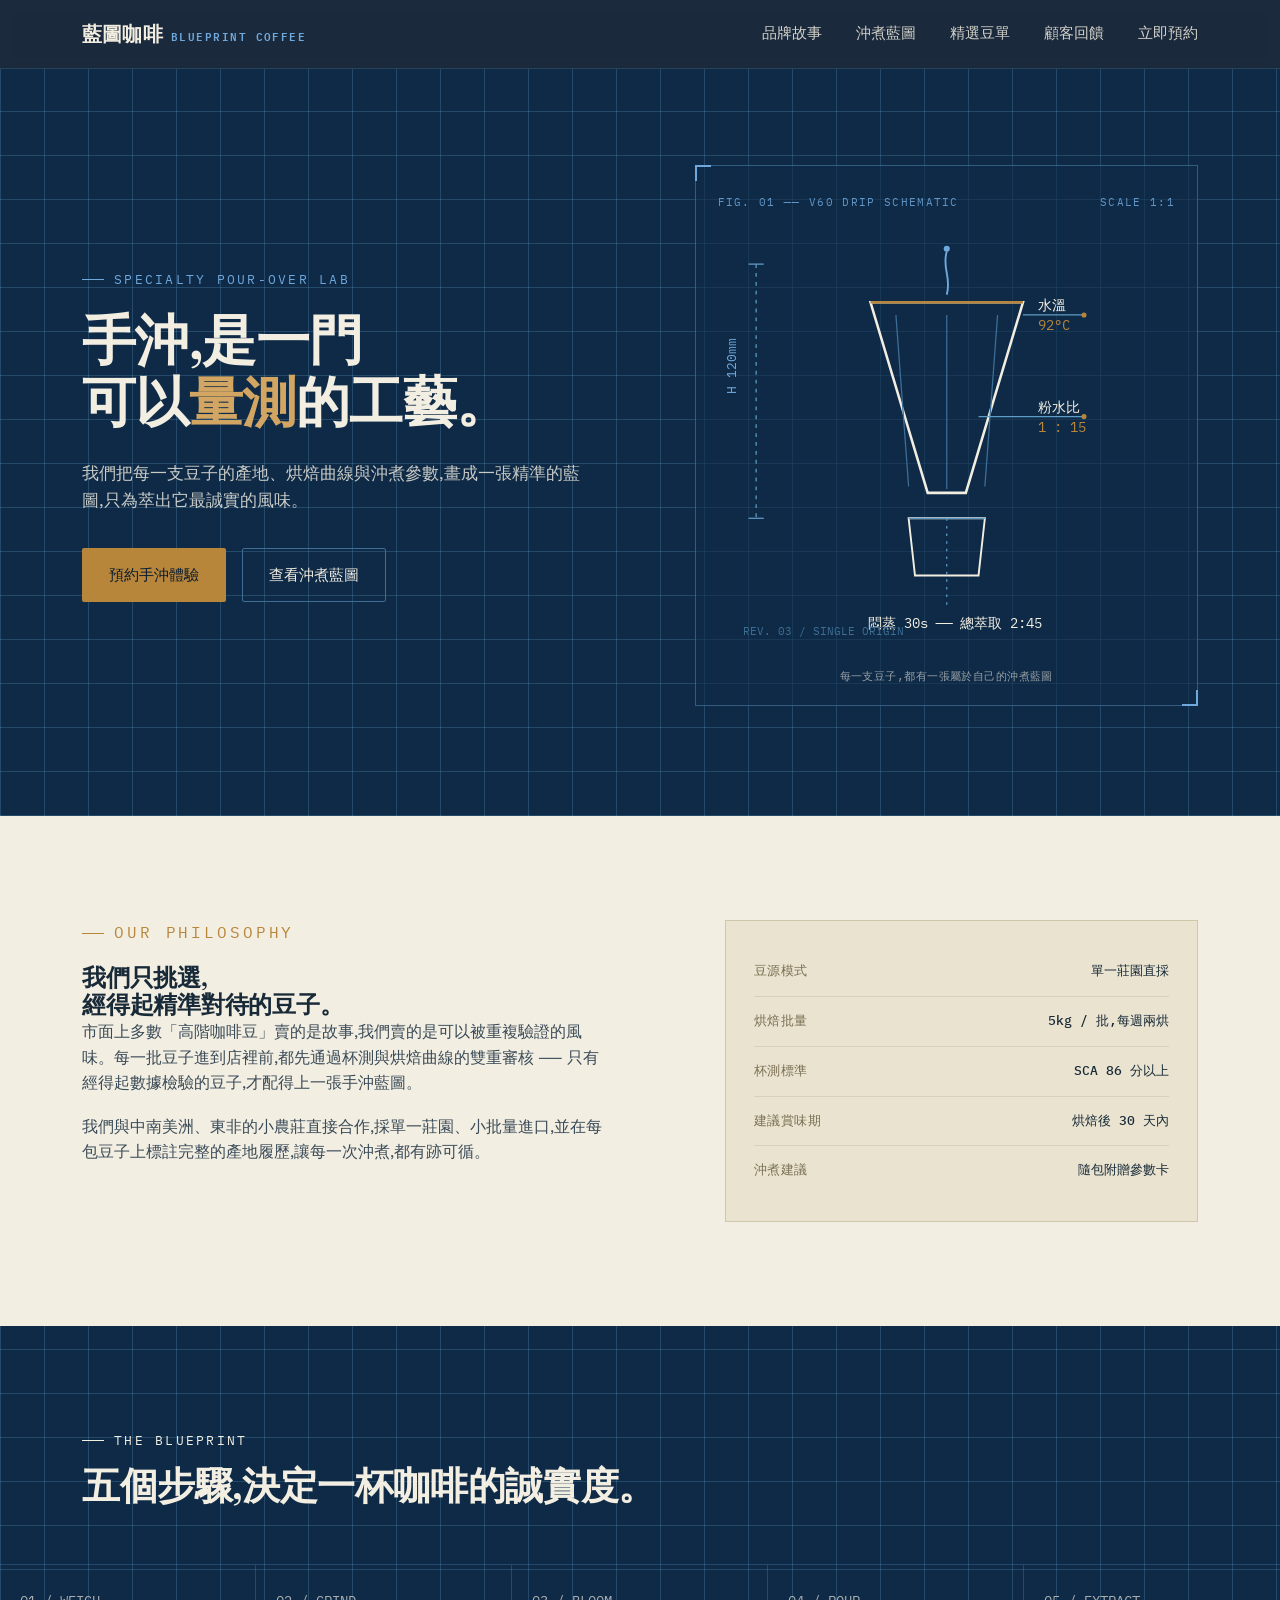
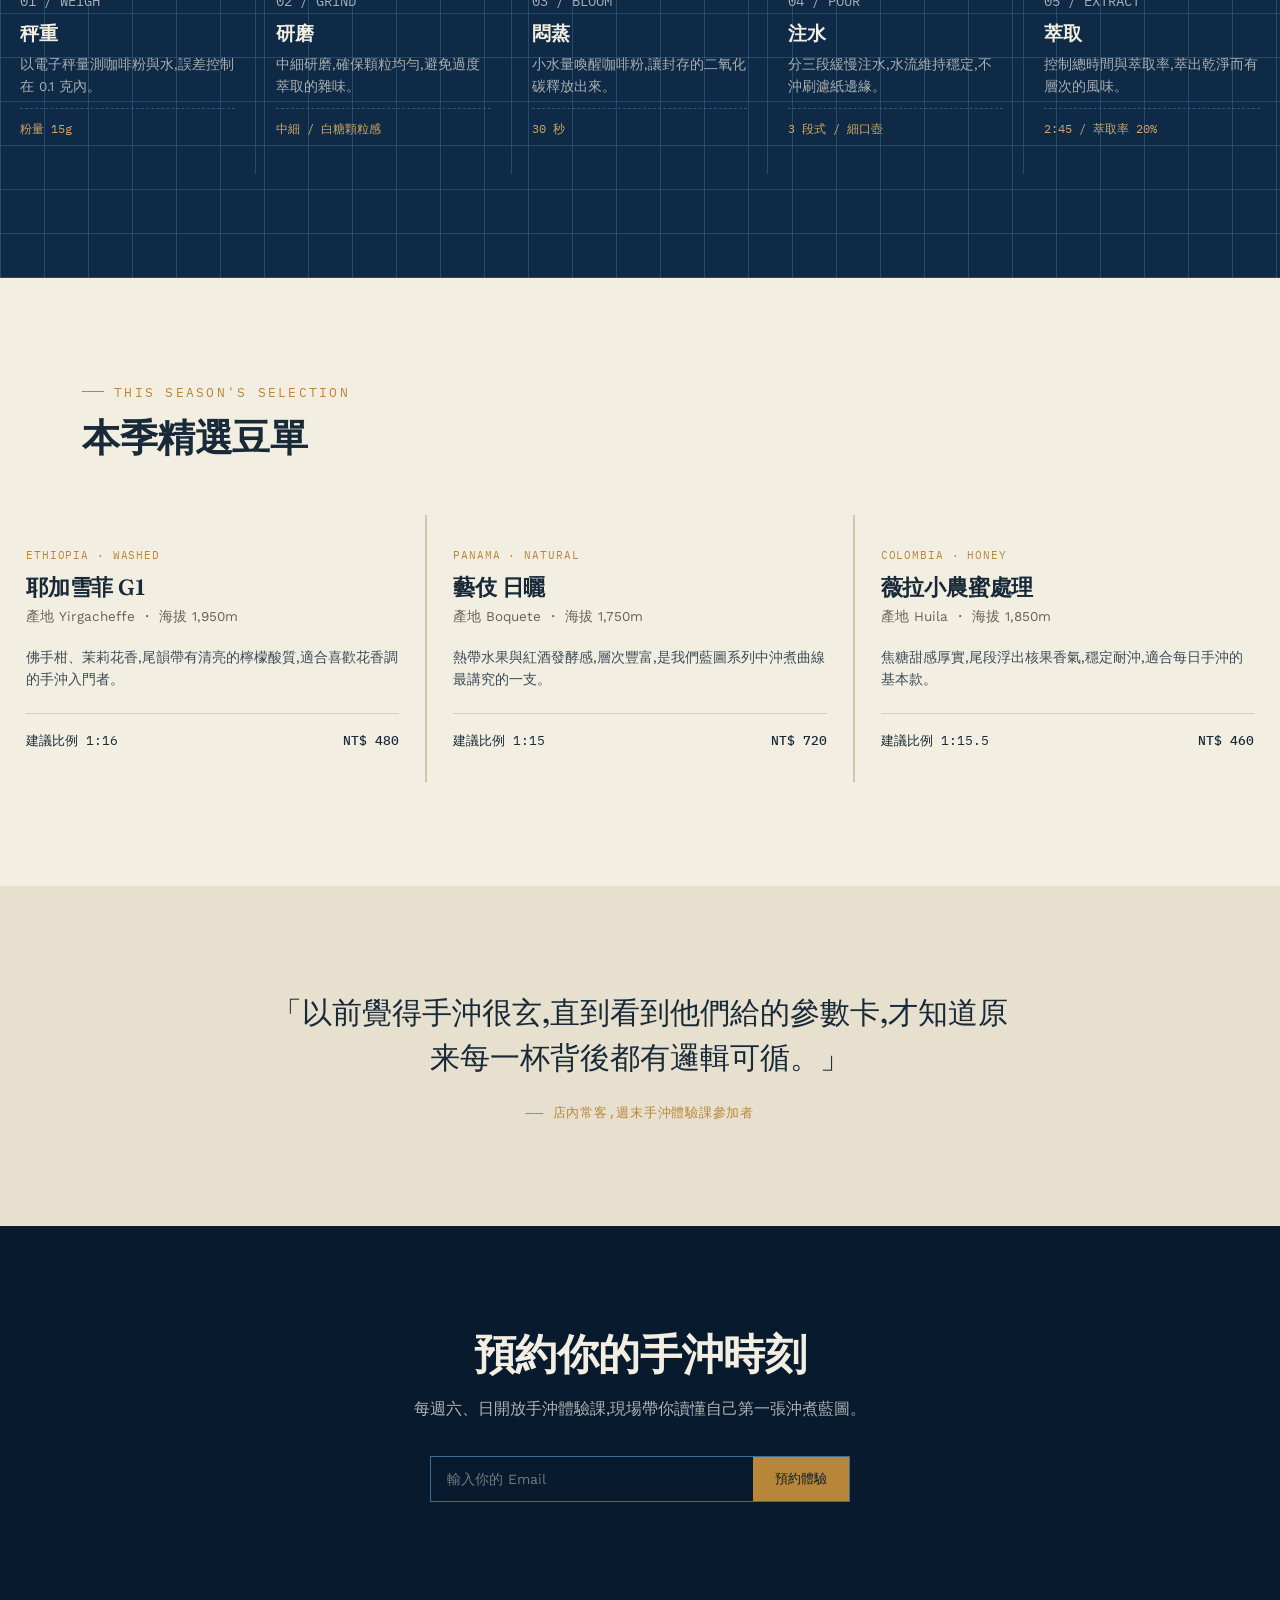
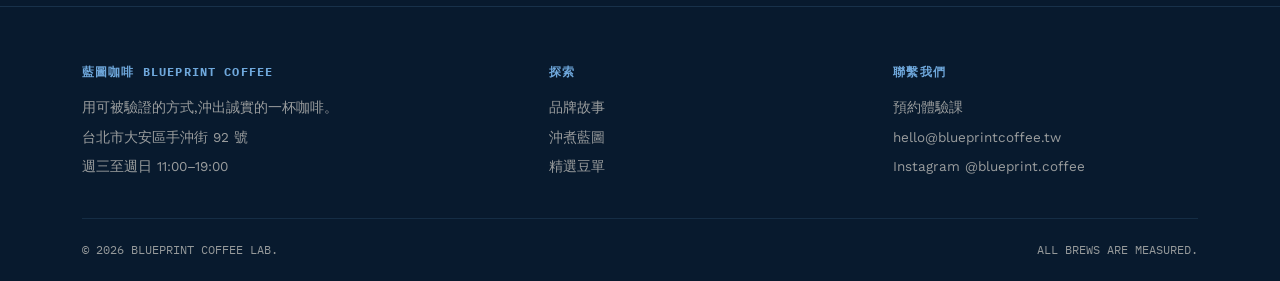
<file: docs/index.html>
<!DOCTYPE html>
<html lang="zh-Hant">
<head>
<meta charset="UTF-8">
<meta name="viewport" content="width=device-width, initial-scale=1.0">
<title>藍圖咖啡 Blueprint Coffee ── 精準手沖,誠實風味</title>
<link rel="preconnect" href="https://fonts.googleapis.com">
<link rel="preconnect" href="https://fonts.gstatic.com" crossorigin>
<link href="https://fonts.googleapis.com/css2?family=Fraunces:opsz,wght@9..144,400;9..144,500;9..144,600;9..144,700&family=Work+Sans:wght@300;400;500;600&family=IBM+Plex+Mono:wght@400;500&display=swap" rel="stylesheet">
<style>
  :root{
    --ink-black:#081A2E;
    --blueprint:#0E2A47;
    --blueprint-line:#3E6E96;
    --blueprint-line-soft:rgba(94,155,197,0.28);
    --paper:#F3EEE2;
    --paper-dim:#E7E0CE;
    --brass:#B8863B;
    --brass-light:#D2A662;
    --sky:#6FA8DC;
    --ink-on-paper:#182A38;
    --max-w:1180px;
  }

  *{margin:0;padding:0;box-sizing:border-box;}
  html{scroll-behavior:smooth;}
  body{
    font-family:'Work Sans', sans-serif;
    background:var(--paper);
    color:var(--ink-on-paper);
    line-height:1.6;
    -webkit-font-smoothing:antialiased;
  }
  a{color:inherit;text-decoration:none;}
  img,svg{display:block;max-width:100%;}
  .container{max-width:var(--max-w);margin:0 auto;padding:0 32px;}
  .eyebrow{
    font-family:'IBM Plex Mono', monospace;
    font-size:12.5px;
    letter-spacing:0.18em;
    text-transform:uppercase;
    display:flex;
    align-items:center;
    gap:10px;
  }
  .eyebrow::before{
    content:"";
    width:22px;height:1px;
    background:currentColor;
    display:inline-block;
  }
  h1,h2,h3{
    font-family:'Fraunces', serif;
    font-weight:600;
    line-height:1.15;
    letter-spacing:-0.01em;
  }
  .btn{
    display:inline-flex;
    align-items:center;
    gap:10px;
    padding:14px 26px;
    border-radius:2px;
    font-family:'Work Sans', sans-serif;
    font-size:15px;
    font-weight:500;
    border:1px solid transparent;
    cursor:pointer;
    transition:transform .25s ease, background .25s ease, border-color .25s ease, color .25s ease;
  }
  .btn:focus-visible{outline:2px solid var(--sky);outline-offset:3px;}
  .btn-primary{background:var(--brass);color:var(--ink-black);}
  .btn-primary:hover{background:var(--brass-light);transform:translateY(-1px);}
  .btn-ghost{border-color:var(--blueprint-line);color:var(--paper);}
  .btn-ghost:hover{border-color:var(--sky);color:var(--sky);}
  .btn-ghost.on-paper{border-color:var(--ink-on-paper);color:var(--ink-on-paper);}
  .btn-ghost.on-paper:hover{border-color:var(--brass);color:var(--brass);}

  /* ---------- NAV ---------- */
  header{
    position:sticky;top:0;z-index:50;
    background:rgba(8,26,46,0.92);
    backdrop-filter:blur(6px);
    border-bottom:1px solid rgba(94,155,197,0.2);
  }
  nav{
    max-width:var(--max-w);margin:0 auto;padding:18px 32px;
    display:flex;align-items:center;justify-content:space-between;
    color:var(--paper);
  }
  .logo{
    font-family:'Fraunces', serif;
    font-size:20px;font-weight:600;letter-spacing:0.01em;
    color:var(--paper);display:flex;align-items:baseline;gap:8px;
  }
  .logo span{
    font-family:'IBM Plex Mono', monospace;
    font-size:10.5px;letter-spacing:0.14em;color:var(--sky);
  }
  .nav-links{display:flex;gap:34px;font-size:14.5px;}
  .nav-links a{opacity:0.85;transition:opacity .2s;}
  .nav-links a:hover{opacity:1;color:var(--sky);}
  .nav-toggle{display:none;background:none;border:none;color:var(--paper);font-size:24px;cursor:pointer;}

  @media (max-width:860px){
    .nav-links{
      position:absolute;top:100%;left:0;right:0;
      background:var(--ink-black);
      flex-direction:column;gap:0;
      max-height:0;overflow:hidden;
      transition:max-height .3s ease;
    }
    .nav-links.open{max-height:320px;}
    .nav-links a{padding:16px 32px;border-top:1px solid rgba(94,155,197,0.15);}
    .nav-toggle{display:block;}
  }

  /* ---------- HERO ---------- */
  .hero{
    background:
      repeating-linear-gradient(0deg, var(--blueprint-line-soft) 0, var(--blueprint-line-soft) 1px, transparent 1px, transparent 44px),
      repeating-linear-gradient(90deg, var(--blueprint-line-soft) 0, var(--blueprint-line-soft) 1px, transparent 1px, transparent 44px),
      var(--blueprint);
    color:var(--paper);
    padding:96px 0 110px;
    position:relative;
    overflow:hidden;
  }
  .hero-grid{
    max-width:var(--max-w);margin:0 auto;padding:0 32px;
    display:grid;grid-template-columns:1.05fr 0.95fr;gap:56px;align-items:center;
  }
  .hero h1{font-size:clamp(34px,4.6vw,54px);margin:20px 0 26px;color:var(--paper);}
  .hero h1 em{font-style:normal;color:var(--brass-light);}
  .hero p.lede{font-size:17px;max-width:46ch;color:rgba(243,238,226,0.82);margin-bottom:34px;}
  .hero-cta{display:flex;gap:16px;flex-wrap:wrap;}
  .hero-eyebrow{color:var(--sky);margin-bottom:6px;}

  .blueprint-plate{
    position:relative;
    border:1px solid rgba(94,155,197,0.45);
    background:rgba(15,42,71,0.55);
    padding:28px 22px 20px;
  }
  .blueprint-plate::before,.blueprint-plate::after,
  .plate-corner-tl,.plate-corner-br{
    content:"";position:absolute;width:14px;height:14px;
    border-color:var(--sky);
  }
  .blueprint-plate::before{top:-1px;left:-1px;border-top:2px solid var(--sky);border-left:2px solid var(--sky);}
  .blueprint-plate::after{bottom:-1px;right:-1px;border-bottom:2px solid var(--sky);border-right:2px solid var(--sky);}
  .plate-label{
    font-family:'IBM Plex Mono', monospace;font-size:11px;letter-spacing:0.12em;
    color:var(--sky);display:flex;justify-content:space-between;margin-bottom:14px;opacity:0.85;
  }
  .plate-caption{
    font-family:'IBM Plex Mono', monospace;font-size:11px;color:rgba(243,238,226,0.6);
    text-align:center;margin-top:10px;letter-spacing:0.04em;
  }

  @media (max-width:900px){
    .hero-grid{grid-template-columns:1fr;}
    .hero{padding:64px 0 76px;}
  }

  /* ---------- SECTION SHARED ---------- */
  section{padding:104px 0;}
  .section-head{max-width:640px;margin-bottom:56px;}
  .section-head h2{font-size:clamp(26px,3.2vw,38px);margin-top:14px;}
  .on-dark{background:var(--ink-black);color:var(--paper);}
  .on-dark .eyebrow{color:var(--sky);}
  .on-paper .eyebrow{color:var(--brass);}

  /* ---------- ABOUT / SPEC SHEET ---------- */
  .about-grid{display:grid;grid-template-columns:1.1fr 0.9fr;gap:64px;align-items:start;}
  .about-grid p{font-size:16px;color:#3a4b58;max-width:52ch;margin-bottom:18px;}
  .spec-sheet{border:1px solid #cfc6ac;background:#EAE3D0;padding:26px 28px;}
  .spec-row{
    display:flex;justify-content:space-between;gap:20px;
    padding:14px 0;border-bottom:1px solid #d8d0b8;
    font-family:'IBM Plex Mono', monospace;font-size:13px;
  }
  .spec-row:last-child{border-bottom:none;}
  .spec-row dt{color:#7a6f52;letter-spacing:0.04em;}
  .spec-row dd{font-weight:500;color:var(--ink-on-paper);text-align:right;}

  @media (max-width:860px){ .about-grid{grid-template-columns:1fr;} }

  /* ---------- PROCESS BLUEPRINT ---------- */
  .process{
    background:
      repeating-linear-gradient(0deg, var(--blueprint-line-soft) 0, var(--blueprint-line-soft) 1px, transparent 1px, transparent 44px),
      repeating-linear-gradient(90deg, var(--blueprint-line-soft) 0, var(--blueprint-line-soft) 1px, transparent 1px, transparent 44px),
      var(--blueprint);
    color:var(--paper);
  }
  .steps{
    display:grid;grid-template-columns:repeat(5,1fr);gap:0;
    border-top:1px solid var(--blueprint-line-soft);
  }
  .step{
    padding:26px 20px;border-right:1px solid var(--blueprint-line-soft);position:relative;
  }
  .step:last-child{border-right:none;}
  .step-index{font-family:'IBM Plex Mono', monospace;font-size:12px;color:var(--sky);margin-bottom:14px;}
  .step h3{font-size:19px;color:var(--paper);margin-bottom:10px;font-weight:600;}
  .step p{font-size:13.5px;color:rgba(243,238,226,0.68);margin-bottom:10px;}
  .step .metric{
    font-family:'IBM Plex Mono', monospace;font-size:12px;color:var(--brass-light);
    border-top:1px dashed rgba(94,155,197,0.4);padding-top:10px;
  }
  @media (max-width:960px){
    .steps{grid-template-columns:1fr 1fr;}
    .step{border-right:1px solid var(--blueprint-line-soft);border-bottom:1px solid var(--blueprint-line-soft);}
    .step:nth-child(2n){border-right:none;}
  }
  @media (max-width:560px){
    .steps{grid-template-columns:1fr;}
    .step{border-right:none;}
  }

  /* ---------- BEANS ---------- */
  .bean-grid{display:grid;grid-template-columns:repeat(3,1fr);gap:2px;background:#cfc6ac;}
  .bean-card{
    background:var(--paper);padding:32px 26px;position:relative;
    display:flex;flex-direction:column;height:100%;
  }
  .bean-tag{
    font-family:'IBM Plex Mono', monospace;font-size:11px;color:var(--brass);
    letter-spacing:0.08em;margin-bottom:10px;
  }
  .bean-card h3{font-size:22px;margin-bottom:6px;}
  .bean-origin{font-size:13.5px;color:#6b6250;margin-bottom:18px;}
  .bean-notes{font-size:14px;color:#3a4b58;margin-bottom:22px;flex-grow:1;}
  .bean-meta{
    display:flex;justify-content:space-between;align-items:center;
    border-top:1px solid #d8d0b8;padding-top:16px;
    font-family:'IBM Plex Mono', monospace;font-size:12.5px;
  }
  .bean-price{color:var(--ink-on-paper);font-weight:500;}
  @media (max-width:900px){ .bean-grid{grid-template-columns:1fr 1fr;} }
  @media (max-width:600px){ .bean-grid{grid-template-columns:1fr;} }

  /* ---------- QUOTE ---------- */
  .quote-section{background:var(--paper-dim);}
  .quote-wrap{max-width:760px;margin:0 auto;text-align:center;}
  blockquote{
    font-family:'Fraunces', serif;font-size:clamp(22px,2.6vw,30px);
    font-weight:500;line-height:1.5;color:var(--ink-on-paper);margin-bottom:22px;
  }
  .quote-attr{font-family:'IBM Plex Mono', monospace;font-size:12.5px;color:var(--brass);letter-spacing:0.06em;}

  /* ---------- CTA / FOOTER ---------- */
  .cta-section{background:var(--ink-black);color:var(--paper);text-align:center;}
  .cta-section h2{font-size:clamp(28px,3.6vw,42px);margin-bottom:18px;}
  .cta-section p{color:rgba(243,238,226,0.72);max-width:48ch;margin:0 auto 34px;}
  .cta-form{
    display:flex;max-width:420px;margin:0 auto;gap:0;border:1px solid var(--blueprint-line);
  }
  .cta-form input{
    flex:1;background:transparent;border:none;padding:14px 16px;
    color:var(--paper);font-family:'Work Sans', sans-serif;font-size:14px;
  }
  .cta-form input::placeholder{color:rgba(243,238,226,0.45);}
  .cta-form input:focus{outline:none;}
  .cta-form button{
    background:var(--brass);color:var(--ink-black);border:none;
    padding:0 22px;font-weight:500;cursor:pointer;font-family:'Work Sans', sans-serif;
    transition:background .2s;
  }
  .cta-form button:hover{background:var(--brass-light);}

  footer{background:var(--ink-black);border-top:1px solid rgba(94,155,197,0.18);color:rgba(243,238,226,0.6);}
  .footer-grid{
    display:grid;grid-template-columns:1.4fr 1fr 1fr;gap:40px;padding:56px 0 32px;
    font-size:13.5px;
  }
  .footer-grid h4{
    font-family:'IBM Plex Mono', monospace;font-size:11.5px;letter-spacing:0.1em;
    color:var(--sky);margin-bottom:16px;text-transform:uppercase;
  }
  .footer-grid p, .footer-grid a{display:block;margin-bottom:8px;color:rgba(243,238,226,0.62);}
  .footer-grid a:hover{color:var(--paper);}
  .footer-bottom{
    border-top:1px solid rgba(94,155,197,0.15);padding:22px 0;
    font-family:'IBM Plex Mono', monospace;font-size:11.5px;
    display:flex;justify-content:space-between;flex-wrap:wrap;gap:10px;
  }
  @media (max-width:700px){ .footer-grid{grid-template-columns:1fr;} }

  /* ---------- REVEAL ---------- */
  .reveal{opacity:0;transform:translateY(18px);transition:opacity .7s ease, transform .7s ease;}
  .reveal.in{opacity:1;transform:translateY(0);}
  @media (prefers-reduced-motion: reduce){
    .reveal{opacity:1;transform:none;transition:none;}
    html{scroll-behavior:auto;}
  }
</style>
</head>
<body>

<header>
  <nav>
    <a href="#top" class="logo">藍圖咖啡<span>BLUEPRINT COFFEE</span></a>
    <button class="nav-toggle" id="navToggle" aria-label="開啟選單" aria-expanded="false">☰</button>
    <div class="nav-links" id="navLinks">
      <a href="#about">品牌故事</a>
      <a href="#process">沖煮藍圖</a>
      <a href="#beans">精選豆單</a>
      <a href="#quote">顧客回饋</a>
      <a href="#cta">立即預約</a>
    </div>
  </nav>
</header>

<section class="hero" id="top">
  <div class="hero-grid">
    <div>
      <p class="eyebrow hero-eyebrow">SPECIALTY POUR-OVER LAB</p>
      <h1>手沖,是一門<br>可以<em>量測</em>的工藝。</h1>
      <p class="lede">我們把每一支豆子的產地、烘焙曲線與沖煮參數,畫成一張精準的藍圖,只為萃出它最誠實的風味。</p>
      <div class="hero-cta">
        <a href="#cta" class="btn btn-primary">預約手沖體驗</a>
        <a href="#process" class="btn btn-ghost">查看沖煮藍圖</a>
      </div>
    </div>

    <div class="blueprint-plate reveal">
      <div class="plate-label"><span>FIG. 01 ── V60 DRIP SCHEMATIC</span><span>SCALE 1:1</span></div>
      <svg viewBox="0 0 360 340" xmlns="http://www.w3.org/2000/svg" role="img" aria-label="V60 手沖濾杯示意圖,標註水溫、粉水比、悶蒸與總萃取時間">
        <!-- dimension lines -->
        <line x1="30" y1="30" x2="30" y2="230" stroke="#5E9BC5" stroke-width="1" stroke-dasharray="3 4"/>
        <line x1="24" y1="30" x2="36" y2="30" stroke="#5E9BC5" stroke-width="1"/>
        <line x1="24" y1="230" x2="36" y2="230" stroke="#5E9BC5" stroke-width="1"/>
        <text x="14" y="132" fill="#6FA8DC" font-size="10" font-family="IBM Plex Mono, monospace" transform="rotate(-90 14 132)">H 120mm</text>

        <!-- dripper cone -->
        <path d="M120 60 L240 60 L195 210 L165 210 Z" fill="none" stroke="#F3EEE2" stroke-width="2"/>
        <path d="M120 60 L240 60" stroke="#B8863B" stroke-width="2"/>
        <!-- ribs -->
        <line x1="140" y1="70" x2="150" y2="205" stroke="#3E6E96" stroke-width="1"/>
        <line x1="180" y1="70" x2="180" y2="207" stroke="#3E6E96" stroke-width="1"/>
        <line x1="220" y1="70" x2="210" y2="205" stroke="#3E6E96" stroke-width="1"/>

        <!-- server -->
        <path d="M150 230 L210 230 L205 275 L155 275 Z" fill="none" stroke="#F3EEE2" stroke-width="1.5"/>
        <line x1="150" y1="230" x2="210" y2="230" stroke="#5E9BC5" stroke-width="1"/>

        <!-- pour line + droplets -->
        <path d="M180 20 C176 34, 184 40, 180 54" stroke="#6FA8DC" stroke-width="1.5" fill="none"/>
        <circle cx="180" cy="18" r="2.4" fill="#6FA8DC"/>

        <!-- annotation callouts -->
        <line x1="240" y1="70" x2="288" y2="70" stroke="#5E9BC5" stroke-width="1"/>
        <circle cx="288" cy="70" r="2" fill="#B8863B"/>
        <text x="252" y="66" fill="#F3EEE2" font-size="11" font-family="IBM Plex Mono, monospace">水溫</text>
        <text x="252" y="82" fill="#B8863B" font-size="11" font-family="IBM Plex Mono, monospace">92°C</text>

        <line x1="205" y1="150" x2="288" y2="150" stroke="#5E9BC5" stroke-width="1"/>
        <circle cx="288" cy="150" r="2" fill="#B8863B"/>
        <text x="252" y="146" fill="#F3EEE2" font-size="11" font-family="IBM Plex Mono, monospace">粉水比</text>
        <text x="252" y="162" fill="#B8863B" font-size="11" font-family="IBM Plex Mono, monospace">1 : 15</text>

        <line x1="180" y1="230" x2="180" y2="300" stroke="#5E9BC5" stroke-width="1" stroke-dasharray="2 4"/>
        <text x="118" y="316" fill="#F3EEE2" font-size="11" font-family="IBM Plex Mono, monospace">悶蒸 30s ── 總萃取 2:45</text>

        <!-- corner tick -->
        <text x="20" y="322" fill="#3E6E96" font-size="9" font-family="IBM Plex Mono, monospace">REV. 03 / SINGLE ORIGIN</text>
      </svg>
      <p class="plate-caption">每一支豆子,都有一張屬於自己的沖煮藍圖</p>
    </div>
  </div>
</section>

<section class="on-paper" id="about">
  <div class="container">
    <div class="about-grid">
      <div class="reveal">
        <p class="eyebrow">OUR PHILOSOPHY</p>
        <h2>我們只挑選,<br>經得起精準對待的豆子。</h2>
        <p>市面上多數「高階咖啡豆」賣的是故事,我們賣的是可以被重複驗證的風味。每一批豆子進到店裡前,都先通過杯測與烘焙曲線的雙重審核 ── 只有經得起數據檢驗的豆子,才配得上一張手沖藍圖。</p>
        <p>我們與中南美洲、東非的小農莊直接合作,採單一莊園、小批量進口,並在每包豆子上標註完整的產地履歷,讓每一次沖煮,都有跡可循。</p>
      </div>
      <dl class="spec-sheet reveal">
        <div class="spec-row"><dt>豆源模式</dt><dd>單一莊園直採</dd></div>
        <div class="spec-row"><dt>烘焙批量</dt><dd>5kg / 批,每週兩烘</dd></div>
        <div class="spec-row"><dt>杯測標準</dt><dd>SCA 86 分以上</dd></div>
        <div class="spec-row"><dt>建議賞味期</dt><dd>烘焙後 30 天內</dd></div>
        <div class="spec-row"><dt>沖煮建議</dt><dd>隨包附贈參數卡</dd></div>
      </dl>
    </div>
  </div>
</section>

<section class="process" id="process">
  <div class="container">
    <div class="section-head reveal">
      <p class="eyebrow">THE BLUEPRINT</p>
      <h2>五個步驟,決定一杯咖啡的誠實度。</h2>
    </div>
  </div>
  <div class="steps reveal">
    <div class="step">
      <p class="step-index">01 / WEIGH</p>
      <h3>秤重</h3>
      <p>以電子秤量測咖啡粉與水,誤差控制在 0.1 克內。</p>
      <p class="metric">粉量 15g</p>
    </div>
    <div class="step">
      <p class="step-index">02 / GRIND</p>
      <h3>研磨</h3>
      <p>中細研磨,確保顆粒均勻,避免過度萃取的雜味。</p>
      <p class="metric">中細 / 白糖顆粒感</p>
    </div>
    <div class="step">
      <p class="step-index">03 / BLOOM</p>
      <h3>悶蒸</h3>
      <p>小水量喚醒咖啡粉,讓封存的二氧化碳釋放出來。</p>
      <p class="metric">30 秒</p>
    </div>
    <div class="step">
      <p class="step-index">04 / POUR</p>
      <h3>注水</h3>
      <p>分三段緩慢注水,水流維持穩定,不沖刷濾紙邊緣。</p>
      <p class="metric">3 段式 / 細口壺</p>
    </div>
    <div class="step">
      <p class="step-index">05 / EXTRACT</p>
      <h3>萃取</h3>
      <p>控制總時間與萃取率,萃出乾淨而有層次的風味。</p>
      <p class="metric">2:45 / 萃取率 20%</p>
    </div>
  </div>
</section>

<section class="on-paper" id="beans">
  <div class="container">
    <div class="section-head reveal">
      <p class="eyebrow">THIS SEASON'S SELECTION</p>
      <h2>本季精選豆單</h2>
    </div>
  </div>
  <div class="bean-grid reveal">
    <div class="bean-card">
      <p class="bean-tag">ETHIOPIA · WASHED</p>
      <h3>耶加雪菲 G1</h3>
      <p class="bean-origin">產地 Yirgacheffe ・ 海拔 1,950m</p>
      <p class="bean-notes">佛手柑、茉莉花香,尾韻帶有清亮的檸檬酸質,適合喜歡花香調的手沖入門者。</p>
      <div class="bean-meta"><span>建議比例 1:16</span><span class="bean-price">NT$ 480</span></div>
    </div>
    <div class="bean-card">
      <p class="bean-tag">PANAMA · NATURAL</p>
      <h3>藝伎 日曬</h3>
      <p class="bean-origin">產地 Boquete ・ 海拔 1,750m</p>
      <p class="bean-notes">熱帶水果與紅酒發酵感,層次豐富,是我們藍圖系列中沖煮曲線最講究的一支。</p>
      <div class="bean-meta"><span>建議比例 1:15</span><span class="bean-price">NT$ 720</span></div>
    </div>
    <div class="bean-card">
      <p class="bean-tag">COLOMBIA · HONEY</p>
      <h3>薇拉小農蜜處理</h3>
      <p class="bean-origin">產地 Huila ・ 海拔 1,850m</p>
      <p class="bean-notes">焦糖甜感厚實,尾段浮出核果香氣,穩定耐沖,適合每日手沖的基本款。</p>
      <div class="bean-meta"><span>建議比例 1:15.5</span><span class="bean-price">NT$ 460</span></div>
    </div>
  </div>
</section>

<section class="quote-section" id="quote">
  <div class="container">
    <div class="quote-wrap reveal">
      <blockquote>「以前覺得手沖很玄,直到看到他們給的參數卡,才知道原来每一杯背後都有邏輯可循。」</blockquote>
      <p class="quote-attr">── 店內常客,週末手沖體驗課參加者</p>
    </div>
  </div>
</section>

<section class="cta-section" id="cta">
  <div class="container">
    <h2 class="reveal">預約你的手沖時刻</h2>
    <p class="reveal">每週六、日開放手沖體驗課,現場帶你讀懂自己第一張沖煮藍圖。</p>
    <form class="cta-form reveal" onsubmit="event.preventDefault(); this.querySelector('button').textContent='已收到,我們會盡快聯繫';">
      <input type="email" placeholder="輸入你的 Email" required aria-label="Email">
      <button type="submit">預約體驗</button>
    </form>
  </div>
</section>

<footer>
  <div class="container">
    <div class="footer-grid">
      <div>
        <h4>藍圖咖啡 BLUEPRINT COFFEE</h4>
        <p>用可被驗證的方式,沖出誠實的一杯咖啡。</p>
        <p>台北市大安區手沖街 92 號</p>
        <p>週三至週日 11:00–19:00</p>
      </div>
      <div>
        <h4>探索</h4>
        <a href="#about">品牌故事</a>
        <a href="#process">沖煮藍圖</a>
        <a href="#beans">精選豆單</a>
      </div>
      <div>
        <h4>聯繫我們</h4>
        <a href="#cta">預約體驗課</a>
        <a href="mailto:hello@blueprintcoffee.tw">hello@blueprintcoffee.tw</a>
        <a href="#top">Instagram @blueprint.coffee</a>
      </div>
    </div>
    <div class="footer-bottom">
      <span>© 2026 BLUEPRINT COFFEE LAB.</span>
      <span>ALL BREWS ARE MEASURED.</span>
    </div>
  </div>
</footer>

<script>
  // mobile nav toggle
  const navToggle = document.getElementById('navToggle');
  const navLinks = document.getElementById('navLinks');
  navToggle.addEventListener('click', () => {
    const isOpen = navLinks.classList.toggle('open');
    navToggle.setAttribute('aria-expanded', isOpen);
  });
  navLinks.querySelectorAll('a').forEach(a => a.addEventListener('click', () => {
    navLinks.classList.remove('open');
    navToggle.setAttribute('aria-expanded', 'false');
  }));

  // scroll reveal
  const prefersReduced = window.matchMedia('(prefers-reduced-motion: reduce)').matches;
  if (!prefersReduced && 'IntersectionObserver' in window) {
    const io = new IntersectionObserver((entries) => {
      entries.forEach(entry => {
        if (entry.isIntersecting) {
          entry.target.classList.add('in');
          io.unobserve(entry.target);
        }
      });
    }, { threshold: 0.15 });
    document.querySelectorAll('.reveal').forEach(el => io.observe(el));
  } else {
    document.querySelectorAll('.reveal').forEach(el => el.classList.add('in'));
  }
</script>

</body>
</html>
</file>
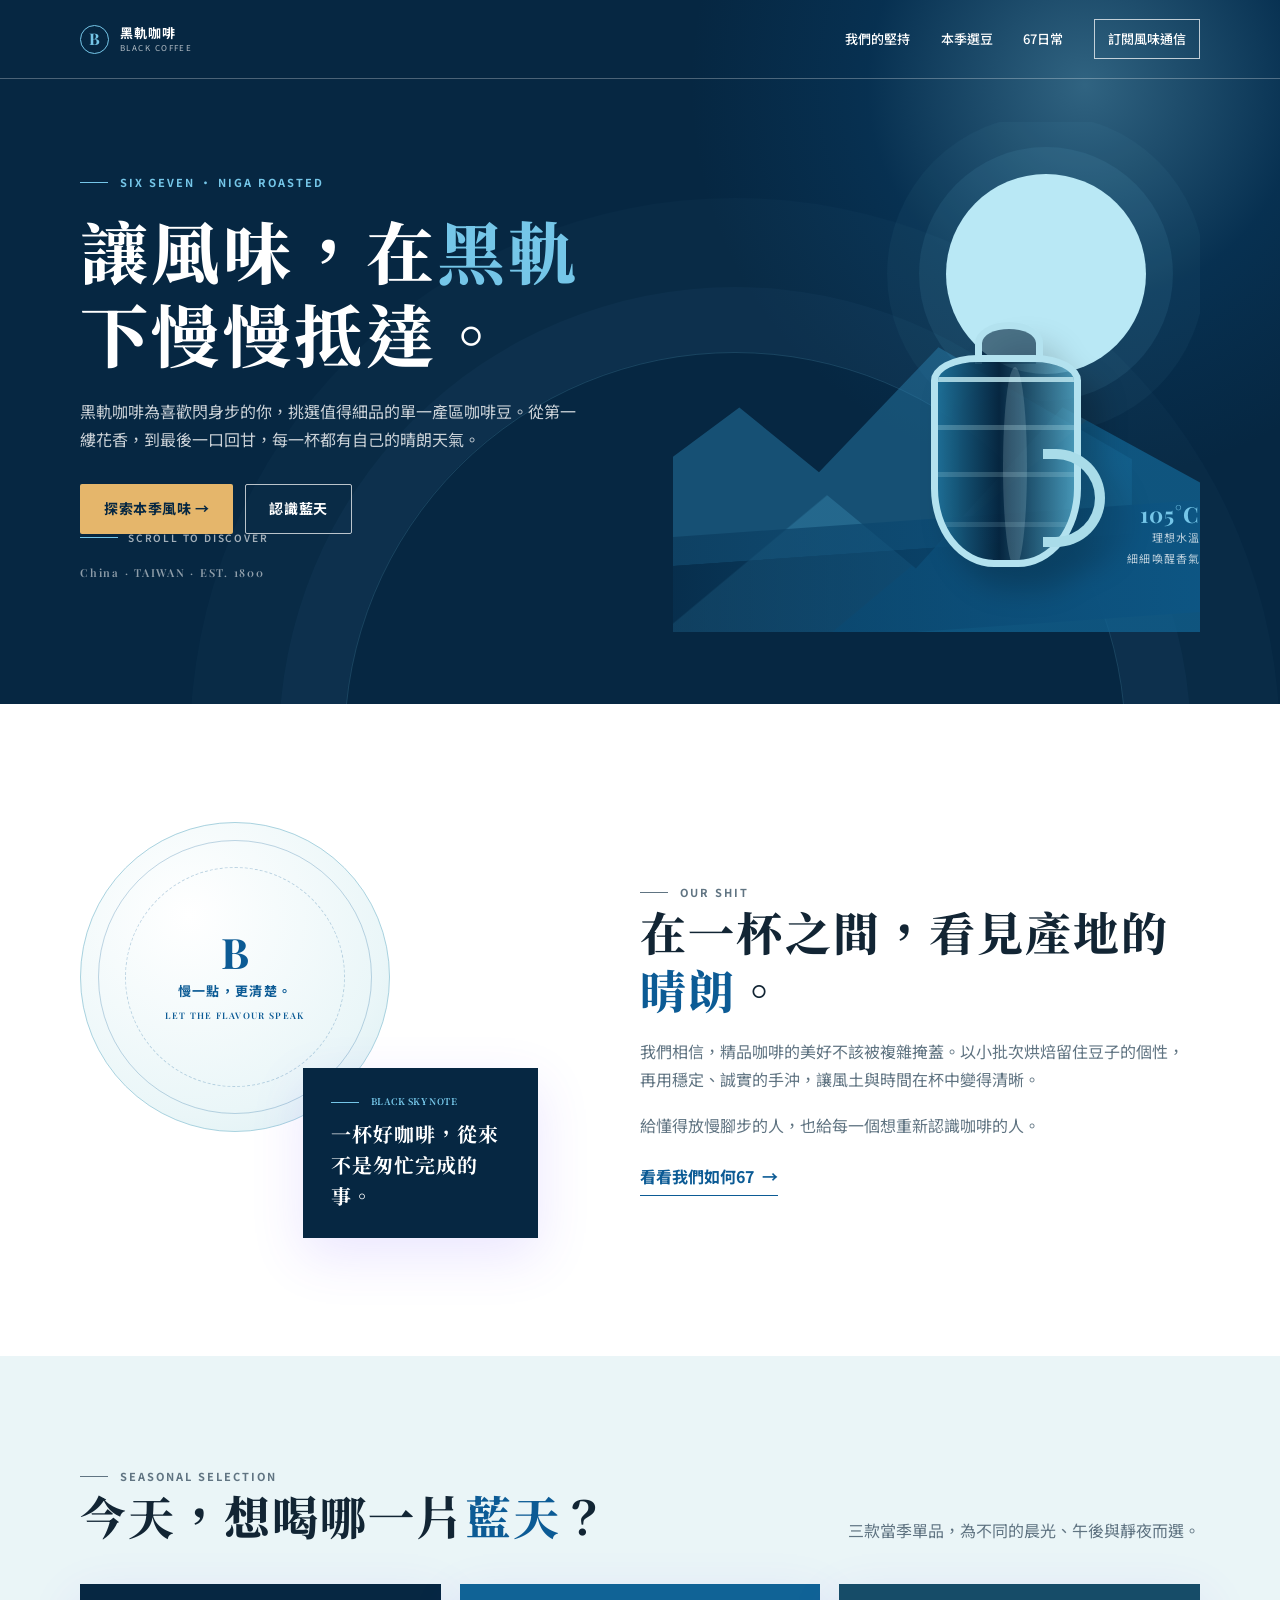
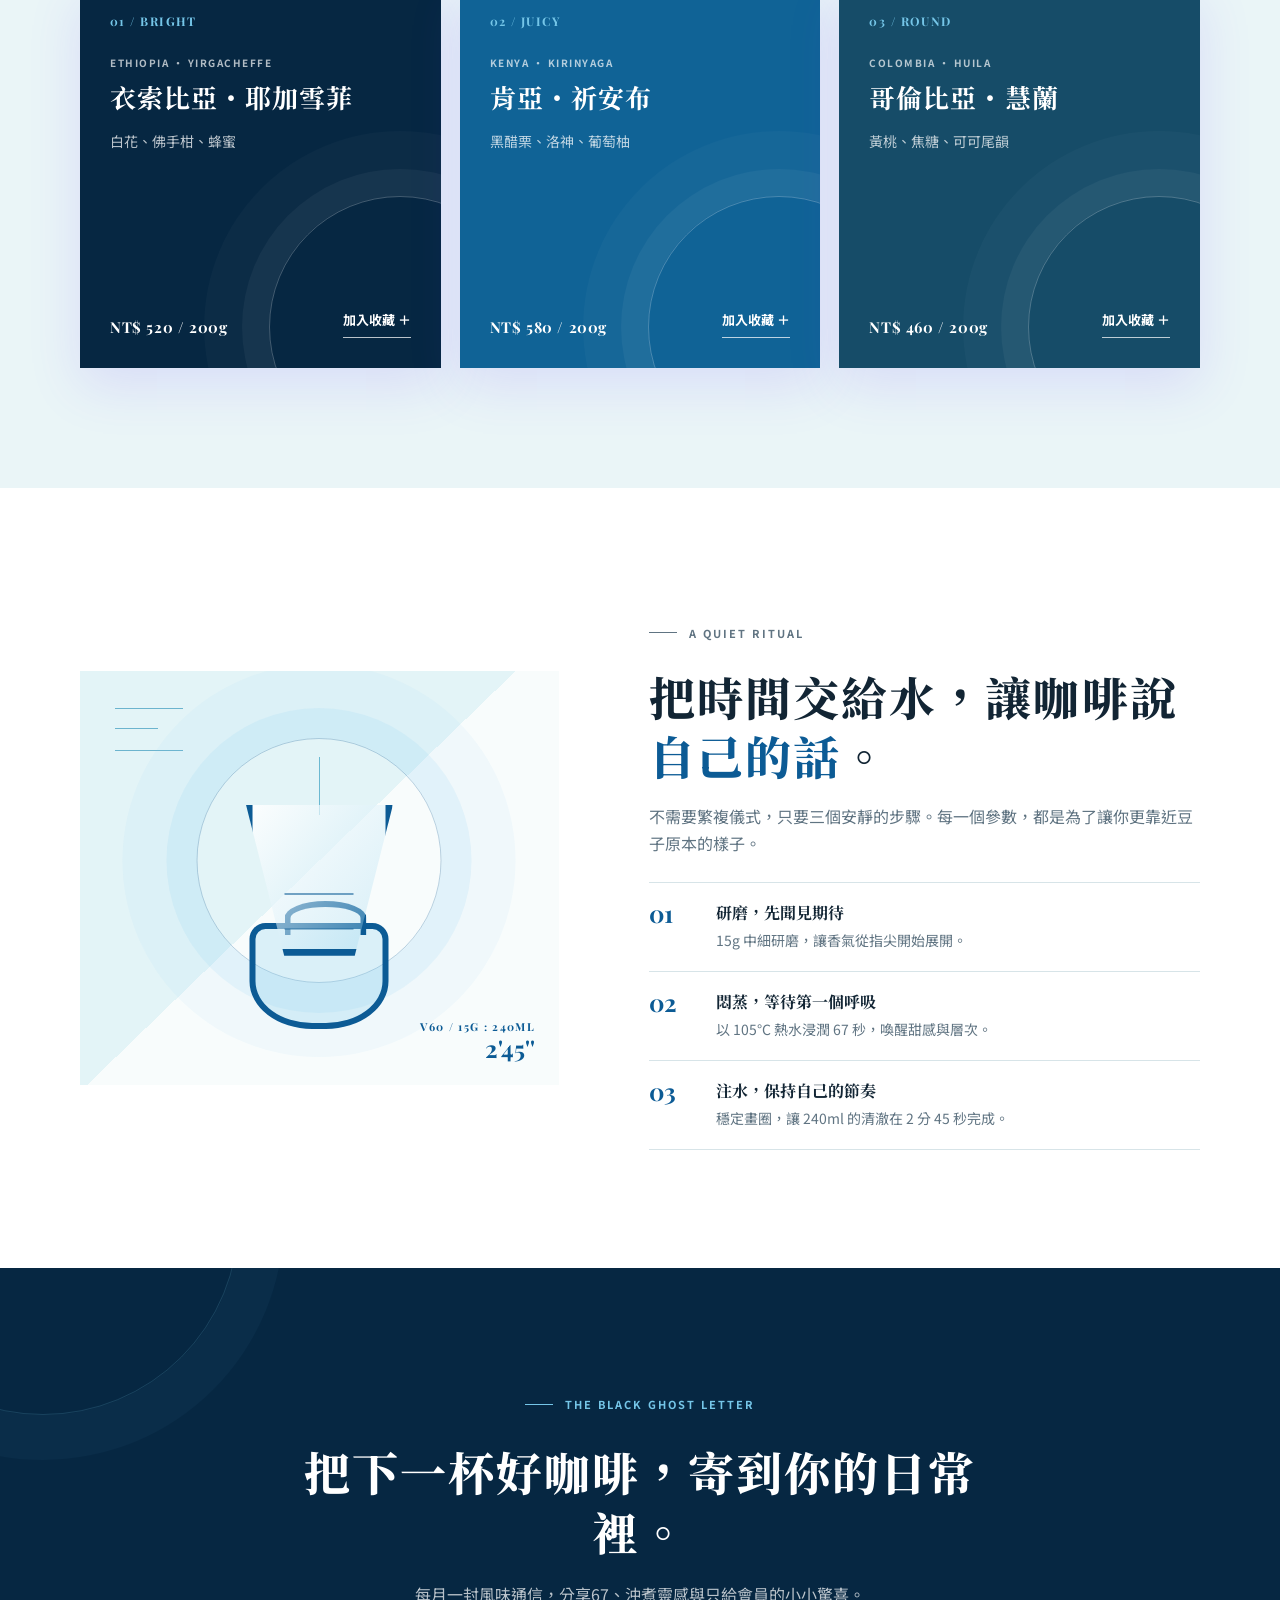
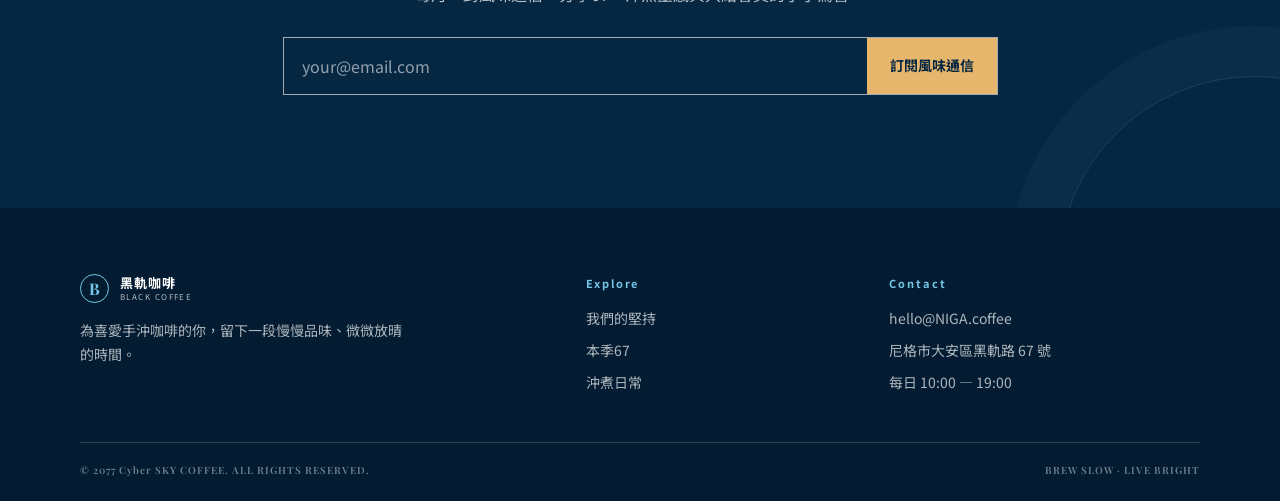
<file: onepage/index.html>
<!doctype html>
<html lang="zh-Hant">
<head>
  <meta charset="UTF-8">
  <meta name="viewport" content="width=device-width, initial-scale=1.0">
  <meta name="description" content="黑軌咖啡，為手沖咖啡愛好者挑選當季精品咖啡豆，讓每一杯都清澈、明亮、值得細品。">
  <title>黑軌咖啡｜讓風味，慢慢抵達</title>
  <link rel="preconnect" href="https://fonts.googleapis.com">
  <link rel="preconnect" href="https://fonts.gstatic.com" crossorigin>
  <link href="https://fonts.googleapis.com/css2?family=Noto+Sans+TC:wght@400;500;600;700&family=Noto+Serif+TC:wght@600;700;800;900&family=Playfair+Display:wght@600;700&display=swap" rel="stylesheet">
  <style>
    :root {
      --navy: #062742;
      --blue: #0c5b95;
      --sky: #75c6e8;
      --mist: #eaf5f7;
      --cream: #fbfaf6;
      --ink: #122534;
      --muted: #607482;
      --line: #d7e4e8;
      --sand: #e5b66b;
      --shadow: 0 18px 50px rgba(97, 62, 255, 0.13);
    }

    * { box-sizing: border-box; }
    html { scroll-behavior: smooth; }
    body {
      margin: 0;
      color: var(--ink);
      background: var(--cream);
      font: 16px/1.7 "Noto Sans TC", sans-serif;
      -webkit-font-smoothing: antialiased;
    }
    a { color: inherit; text-decoration: none; }
    button, input { font: inherit; }
    button { cursor: pointer; }
    .wrap { width: min(1120px, calc(100% - 48px)); margin: 0 auto; }
    .eyebrow {
      display: flex;
      align-items: center;
      gap: 12px;
      margin: 0 0 18px;
      color: var(--blue);
      font-size: 11px;
      font-weight: 700;
      letter-spacing: .18em;
    }
    .eyebrow::before { width: 28px; height: 1px; background: currentColor; content: ""; }
    .section-title {
      margin: 0;
      font: 800 clamp(30px, 4vw, 46px)/1.28 "Noto Serif TC", serif;
      letter-spacing: .045em;
    }
    .text-blue { color: var(--blue); }
    .button, .outline-link {
      display: inline-flex;
      min-height: 50px;
      align-items: center;
      justify-content: center;
      padding: 10px 23px;
      border: 1px solid transparent;
      border-radius: 2px;
      font-size: 14px;
      font-weight: 700;
      letter-spacing: .04em;
      transition: transform .25s ease, background-color .25s ease, color .25s ease, border-color .25s ease;
    }
    .button:hover, .outline-link:hover { transform: translateY(-2px); }
    .button--sand { color: var(--navy); background: var(--sand); }
    .button--sand:hover { background: #f1cb8b; }
    .button--dark { color: var(--navy); background: #fff; }
    .outline-link { border-color: rgba(255,255,255,.72); color: #fff; }
    .outline-link:hover { color: var(--navy); background: #fff; }
    :focus-visible { outline: 3px solid var(--sky); outline-offset: 4px; }

    /* Header & hero */
    .site-header { position: absolute; z-index: 20; top: 0; left: 0; width: 100%; border-bottom: 1px solid rgba(255,255,255,.28); }
    .nav { min-height: 78px; display: flex; align-items: center; justify-content: space-between; gap: 20px; }
    .brand { display: inline-flex; align-items: center; gap: 11px; color: #fff; }
    .brand-mark { width: 29px; height: 29px; display: grid; place-items: center; border: 1px solid var(--sky); border-radius: 50%; color: var(--sky); font: 700 16px/1 "Playfair Display", serif; }
    .brand-copy { display: grid; line-height: 1.05; }
    .brand-copy strong { font-size: 13px; letter-spacing: .08em; }
    .brand-copy small { margin-top: 4px; font-size: 8px; letter-spacing: .18em; opacity: .7; }
    .nav-links { display: flex; align-items: center; gap: clamp(16px, 2.4vw, 31px); }
    .nav-links a { position: relative; color: #fff; font-size: 13px; font-weight: 500; white-space: nowrap; }
    .nav-links a:not(.nav-cta)::after { position: absolute; right: 0; bottom: -5px; left: auto; width: 0; height: 1px; background: var(--sky); content: ""; transition: width .25s ease; }
    .nav-links a:not(.nav-cta):hover::after { right: auto; left: 0; width: 100%; }
    .nav-links .nav-cta { padding: 8px 13px; border: 1px solid rgba(255,255,255,.72); }
    .nav-links .nav-cta:hover { color: var(--navy); background: #fff; }
    .menu-toggle { display: none; width: 42px; height: 42px; border: 1px solid rgba(255,255,255,.7); color: #fff; background: transparent; font-size: 23px; line-height: 1; }

    .hero { position: relative; min-height: 704px; overflow: hidden; color: #fff; background: var(--navy); isolation: isolate; }
    .hero::before { position: absolute; z-index: -2; top: -320px; right: -210px; width: 810px; height: 810px; border-radius: 50%; background: radial-gradient(circle, rgba(117,198,232,.38), rgba(12,91,149,.18) 38%, transparent 69%); content: ""; }
    .hero::after { position: absolute; z-index: -1; right: 12%; bottom: -430px; width: 780px; height: 780px; border: 1px solid rgba(117,198,232,.18); border-radius: 50%; box-shadow: 0 0 0 65px rgba(117,198,232,.035), 0 0 0 154px rgba(117,198,232,.025); content: ""; }
    .hero-grid { min-height: 704px; display: grid; grid-template-columns: 1.02fr .98fr; gap: 45px; align-items: center; padding: 122px 0 72px; }
    .hero-copy { position: relative; z-index: 2; }
    .hero .eyebrow { color: var(--sky); }
    .hero h1 { max-width: 650px; margin: 0 0 23px; font: 800 clamp(42px, 5.5vw, 68px)/1.22 "Noto Serif TC", serif; letter-spacing: .05em; }
    .hero h1 span { color: var(--sky); }
    .hero-lede { max-width: 500px; margin: 0; color: rgba(255,255,255,.79); font-size: 16px; }
    .hero-actions { display: flex; flex-wrap: wrap; gap: 12px; margin-top: 31px; }
    .hero-note { margin: 31px 0 0; color: rgba(255,255,255,.55); font: 600 11px/1.5 "Playfair Display", serif; letter-spacing: .16em; }
    .scroll-cue { position: absolute; bottom: 35px; left: 0; display: flex; align-items: center; gap: 10px; color: rgba(255,255,255,.63); font-size: 10px; font-weight: 600; letter-spacing: .18em; }
    .scroll-cue::before { width: 38px; height: 1px; background: var(--sky); content: ""; }

    .hero-art { position: relative; align-self: stretch; min-height: 470px; overflow: hidden; }
    .hero-art .sun { position: absolute; top: 52px; right: 54px; width: clamp(138px, 18vw, 200px); aspect-ratio: 1; border-radius: 50%; background: #b9e8f5; box-shadow: 0 0 0 27px rgba(117,198,232,.09), 0 0 0 59px rgba(117,198,232,.045); }
    .mountain { position: absolute; right: -11%; bottom: 6px; width: 116%; height: 260px; transform: skewY(-9deg); transform-origin: right bottom; background: linear-gradient(146deg, transparent 0 27%, rgba(61,145,184,.36) 27.3% 48%, rgba(17,97,143,.77) 48.3%); clip-path: polygon(0 62%, 28% 20%, 44% 57%, 68% 4%, 100% 57%, 100% 100%, 0 100%); }
    .mountain--back { right: 13%; bottom: 98px; width: 108%; height: 220px; opacity: .46; transform: skewY(-4deg); background: #2a81ae; clip-path: polygon(0 84%, 31% 30%, 45% 62%, 66% 9%, 100% 66%, 100% 100%, 0 100%); }
    .horizon { position: absolute; right: -4%; bottom: 0; width: 116%; height: 112px; background: linear-gradient(90deg, rgba(7,45,75,.5), #0d5684); transform: skewY(-4deg); }
    .coffee-vessel { position: absolute; z-index: 4; right: 18%; bottom: 36px; width: 192px; height: 274px; filter: drop-shadow(18px 22px 14px rgba(0,0,0,.22)); }
    .vessel-neck { position: absolute; top: 0; left: 62px; width: 68px; height: 42px; border: 7px solid #b3e2ef; border-bottom: 0; border-radius: 50% 50% 0 0; background: rgba(6,39,66,.62); }
    .vessel-body { position: absolute; top: 33px; left: 18px; width: 150px; height: 212px; border: 7px solid #b3e2ef; border-radius: 31% 31% 42% 42% / 12% 12% 37% 37%; background: linear-gradient(90deg, rgba(30,112,151,.9), rgba(5,35,60,.9) 45%, rgba(83,167,198,.8)); overflow: hidden; }
    .vessel-body::before { position: absolute; top: 15px; left: 0; width: 100%; height: 5px; background: rgba(197,237,244,.8); box-shadow: 0 48px rgba(197,237,244,.25), 0 95px rgba(197,237,244,.18), 0 145px rgba(197,237,244,.13); content: ""; }
    .vessel-body::after { position: absolute; top: 5px; left: 48%; width: 24px; height: 200px; border-radius: 50%; background: rgba(218,247,251,.17); content: ""; }
    .vessel-handle { position: absolute; right: 0; bottom: 49px; width: 62px; height: 98px; border: 10px solid #a9dce9; border-left: 0; border-radius: 0 53px 53px 0; }
    .art-label { position: absolute; z-index: 5; right: 0; bottom: 64px; display: grid; gap: 3px; color: rgba(255,255,255,.73); font-size: 11px; letter-spacing: .1em; text-align: right; }
    .art-label strong { color: var(--sky); font: 700 22px/1 "Playfair Display", serif; }

    /* Story */
    .story { padding: 118px 0; background: #fff; }
    .story-grid { display: grid; grid-template-columns: .9fr 1.1fr; gap: clamp(45px, 8vw, 105px); align-items: center; }
    .story-visual { position: relative; min-height: 416px; }
    .seal { position: absolute; top: 0; left: 0; width: 310px; height: 310px; display: grid; place-items: center; border: 1px solid #a8d2df; border-radius: 50%; color: var(--blue); background: radial-gradient(circle at 35% 30%, #fff 0, #eaf6f8 68%, #d9edf1 100%); }
    .seal::before, .seal::after { position: absolute; border: 1px solid rgba(12,91,149,.25); border-radius: 50%; content: ""; }
    .seal::before { inset: 17px; }
    .seal::after { inset: 44px; border-style: dashed; }
    .seal-inner { position: relative; z-index: 1; display: grid; gap: 7px; text-align: center; }
    .seal-inner b { font: 700 42px/1 "Playfair Display", serif; }
    .seal-inner span { font-size: 13px; font-weight: 700; letter-spacing: .1em; }
    .seal-inner small { font: 600 9px/1.5 "Playfair Display", serif; letter-spacing: .15em; }
    .blue-note { position: absolute; right: 0; bottom: 0; width: 235px; padding: 27px 28px; color: #fff; background: var(--navy); box-shadow: var(--shadow); }
    .blue-note .eyebrow { margin-bottom: 9px; color: var(--sky); font-size: 9px; }
    .blue-note p { margin: 0; font: 700 20px/1.55 "Noto Serif TC", serif; letter-spacing: .05em; }
    .story-copy p { margin: 19px 0 0; color: var(--muted); }
    .inline-link { display: inline-flex; align-items: center; gap: 8px; margin-top: 24px; padding-bottom: 5px; border-bottom: 1px solid var(--blue); color: var(--blue); font-weight: 700; }
    .inline-link:hover { color: var(--navy); }

    /* Coffee collection */
    .coffee { padding: 111px 0 120px; background: var(--mist); }
    .section-heading { display: flex; align-items: end; justify-content: space-between; gap: 40px; margin-bottom: 39px; }
    .section-heading p { max-width: 370px; margin: 0; color: var(--muted); }
    .coffee-grid { display: grid; grid-template-columns: repeat(3, 1fr); gap: 19px; }
    .coffee-card { position: relative; min-height: 384px; display: flex; flex-direction: column; overflow: hidden; padding: 30px; color: #fff; background: var(--navy); box-shadow: var(--shadow); }
    .coffee-card:nth-child(2) { background: #106396; }
    .coffee-card:nth-child(3) { background: #164c68; }
    .coffee-card::after { position: absolute; right: -90px; bottom: -90px; width: 260px; height: 260px; border: 1px solid rgba(255,255,255,.24); border-radius: 50%; box-shadow: 0 0 0 27px rgba(255,255,255,.045), 0 0 0 65px rgba(255,255,255,.025); content: ""; }
    .card-top, .coffee-card h3, .flavour, .card-footer { position: relative; z-index: 1; }
    .card-top { color: var(--sky); font: 700 12px/1.3 "Playfair Display", serif; letter-spacing: .12em; }
    .origin { margin: 25px 0 8px; color: rgba(255,255,255,.69); font-size: 10px; font-weight: 700; letter-spacing: .15em; }
    .coffee-card h3 { margin: 0; font: 700 26px/1.38 "Noto Serif TC", serif; letter-spacing: .04em; }
    .flavour { margin: 15px 0 0; color: rgba(255,255,255,.73); font-size: 14px; }
    .card-footer { display: flex; align-items: end; justify-content: space-between; gap: 14px; margin-top: auto; }
    .price { font: 700 15px/1.3 "Playfair Display", serif; letter-spacing: .04em; }
    .save-coffee { padding: 0 0 5px; border: 0; border-bottom: 1px solid rgba(255,255,255,.72); color: #fff; background: transparent; font-size: 13px; font-weight: 700; white-space: nowrap; transition: color .2s, border-color .2s; }
    .save-coffee:hover { border-color: var(--sand); color: var(--sand); }

    /* Brew */
    .brew { padding: 118px 0; background: #fff; }
    .brew-grid { display: grid; grid-template-columns: .93fr 1.07fr; gap: clamp(42px, 8vw, 90px); align-items: center; }
    .brew-art { position: relative; height: 414px; overflow: hidden; background: linear-gradient(136deg, #e3f4f7 0 48%, #f8fcfc 48% 100%); }
    .brew-art::before { position: absolute; top: 37px; left: 35px; width: 68px; height: 41px; border-top: 1px solid #6cb4ce; border-bottom: 1px solid #6cb4ce; content: ""; }
    .brew-art::after { position: absolute; top: 57px; left: 35px; width: 43px; border-top: 1px solid #6cb4ce; content: ""; }
    .water-rings { position: absolute; top: 67px; left: 50%; width: 245px; height: 245px; border: 1px solid rgba(12,91,149,.27); border-radius: 50%; transform: translateX(-50%); box-shadow: 0 0 0 30px rgba(117,198,232,.12), 0 0 0 74px rgba(117,198,232,.065); }
    .water-rings::before { position: absolute; top: 18px; left: 50%; width: 1px; height: 58px; background: #6bb8d1; content: ""; transform: translateX(-50%); }
    .dripper { position: absolute; z-index: 2; top: 134px; left: 50%; width: 147px; height: 151px; border: 7px solid var(--blue); border-top: 0; background: linear-gradient(130deg, rgba(255,255,255,.85), rgba(117,198,232,.25)); clip-path: polygon(0 0, 100% 0, 74% 100%, 26% 100%); transform: translateX(-50%); }
    .dripper::after { position: absolute; right: 32px; bottom: 19px; left: 32px; height: 33px; border-top: 2px solid rgba(12,91,149,.55); border-bottom: 2px solid rgba(12,91,149,.35); content: ""; }
    .carafe { position: absolute; z-index: 1; bottom: 56px; left: 50%; width: 139px; height: 106px; border: 6px solid var(--blue); border-radius: 16px 16px 45% 45%; background: rgba(117,198,232,.23); transform: translateX(-50%); }
    .carafe::before { position: absolute; top: -28px; left: 29px; width: 70px; height: 28px; border: 6px solid var(--blue); border-bottom: 0; border-radius: 50% 50% 0 0; content: ""; }
    .brew-caption { position: absolute; right: 24px; bottom: 19px; color: var(--blue); text-align: right; }
    .brew-caption span { display: block; font: 700 11px/1.5 "Playfair Display", serif; letter-spacing: .12em; }
    .brew-caption strong { font: 700 24px/1.1 "Playfair Display", serif; }
    .brew-copy > p { margin: 18px 0 25px; color: var(--muted); }
    .brew-steps { border-top: 1px solid var(--line); }
    .brew-step { display: grid; grid-template-columns: 52px 1fr; gap: 15px; padding: 18px 0; border-bottom: 1px solid var(--line); }
    .step-number { color: var(--blue); font: 700 24px/1 "Playfair Display", serif; }
    .brew-step h3 { margin: 0; font: 700 16px/1.5 "Noto Serif TC", serif; }
    .brew-step p { margin: 4px 0 0; color: var(--muted); font-size: 14px; }

    /* Subscribe and footer */
    .visit { position: relative; overflow: hidden; padding: 108px 0 113px; color: #fff; text-align: center; background: var(--navy); }
    .visit::before, .visit::after { position: absolute; width: 390px; height: 390px; border: 1px solid rgba(117,198,232,.17); border-radius: 50%; content: ""; }
    .visit::before { top: -245px; left: -153px; box-shadow: 0 0 0 45px rgba(117,198,232,.035); }
    .visit::after { right: -170px; bottom: -260px; box-shadow: 0 0 0 50px rgba(117,198,232,.035); }
    .visit .wrap { position: relative; z-index: 1; max-width: 715px; }
    .visit .eyebrow { justify-content: center; color: var(--sky); }
    .visit h2 { margin: 0; font: 800 clamp(30px, 4vw, 46px)/1.3 "Noto Serif TC", serif; letter-spacing: .045em; }
    .visit p { max-width: 510px; margin: 19px auto 29px; color: rgba(255,255,255,.72); }
    .subscribe-form { display: flex; min-height: 58px; border: 1px solid rgba(255,255,255,.62); }
    .subscribe-form input { min-width: 0; flex: 1; padding: 0 18px; border: 0; color: #fff; outline: none; background: transparent; }
    .subscribe-form input::placeholder { color: rgba(255,255,255,.56); }
    .subscribe-form button { padding: 0 23px; border: 0; color: var(--navy); background: var(--sand); font-size: 14px; font-weight: 700; white-space: nowrap; transition: background .2s; }
    .subscribe-form button:hover { background: #f1cb8b; }
    .site-footer { padding: 66px 0 23px; color: rgba(255,255,255,.68); background: #031c31; }
    .footer-grid { display: grid; grid-template-columns: 1.45fr .8fr 1fr; gap: 55px; padding-bottom: 48px; }
    .footer-brand .brand { margin-bottom: 16px; }
    .footer-brand p { max-width: 330px; margin: 0; font-size: 14px; }
    .footer-title { margin: 0 0 14px; color: var(--sky); font-size: 11px; font-weight: 700; letter-spacing: .18em; }
    .footer-links { display: grid; gap: 8px; font-size: 14px; }
    .footer-links a:hover { color: var(--sky); }
    .footer-links address { font-style: normal; }
    .footer-bottom { display: flex; justify-content: space-between; gap: 20px; padding-top: 20px; border-top: 1px solid rgba(255,255,255,.17); color: rgba(255,255,255,.44); font: 600 10px/1.5 "Playfair Display", serif; letter-spacing: .1em; }

    .toast { position: fixed; z-index: 50; right: 22px; bottom: 22px; max-width: min(370px, calc(100vw - 44px)); padding: 14px 18px; border-left: 3px solid var(--sand); color: #fff; background: var(--navy); box-shadow: var(--shadow); font-size: 14px; opacity: 0; pointer-events: none; transform: translateY(12px); transition: opacity .25s ease, transform .25s ease; }
    .toast.show { opacity: 1; transform: translateY(0); }
    .reveal { opacity: 0; transform: translateY(18px); transition: opacity .65s ease, transform .65s ease; }
    .reveal.visible { opacity: 1; transform: translateY(0); }

    @media (max-width: 820px) {
      .menu-toggle { display: grid; place-items: center; }
      .nav { position: relative; }
      .nav-links { position: absolute; top: 78px; right: -24px; left: -24px; max-height: 0; display: grid; gap: 0; overflow: hidden; background: #05233c; transition: max-height .35s ease; }
      .nav-links.open { max-height: 300px; border-top: 1px solid rgba(255,255,255,.16); }
      .nav-links a { display: block; padding: 13px 24px; }
      .nav-links .nav-cta { margin: 5px 24px 15px; padding: 10px 13px; text-align: center; }
      .hero { min-height: 710px; }
      .hero-grid { min-height: 710px; grid-template-columns: 1fr; gap: 0; padding: 118px 0 43px; }
      .hero-art { min-height: 276px; margin-top: -9px; }
      .hero-art .sun { top: 19px; right: 20%; width: 130px; }
      .mountain { height: 180px; }
      .mountain--back { bottom: 69px; height: 150px; }
      .coffee-vessel { right: 17%; bottom: -12px; transform: scale(.72); transform-origin: bottom right; }
      .art-label { display: none; }
      .scroll-cue { display: none; }
      .story-grid, .brew-grid { grid-template-columns: 1fr; }
      .story-visual { max-width: 525px; width: 100%; min-height: 400px; }
      .coffee-grid { grid-template-columns: repeat(2, 1fr); }
      .coffee-card:nth-child(3) { grid-column: span 2; }
      .footer-grid { grid-template-columns: 1fr 1fr; }
      .footer-brand { grid-column: 1 / -1; }
    }
    @media (max-width: 560px) {
      .wrap { width: calc(100% - 34px); }
      .nav-links { right: -17px; left: -17px; }
      .hero { min-height: 680px; }
      .hero-grid { min-height: 680px; padding-top: 106px; }
      .hero h1 { font-size: 40px; }
      .hero-lede { font-size: 14px; }
      .hero-actions { gap: 9px; margin-top: 24px; }
      .hero-actions .button, .hero-actions .outline-link { min-height: 46px; padding: 8px 15px; font-size: 13px; }
      .hero-note { margin-top: 21px; }
      .hero-art { min-height: 219px; }
      .hero-art .sun { width: 92px; }
      .coffee-vessel { right: 5%; bottom: -48px; transform: scale(.57); }
      .story, .coffee, .brew { padding: 76px 0; }
      .seal { width: 245px; height: 245px; }
      .seal-inner b { font-size: 35px; }
      .story-visual { min-height: 347px; }
      .blue-note { width: 185px; padding: 20px; }
      .blue-note p { font-size: 16px; }
      .section-heading { display: block; margin-bottom: 28px; }
      .section-heading p { margin-top: 14px; font-size: 14px; }
      .coffee-grid { grid-template-columns: 1fr; }
      .coffee-card, .coffee-card:nth-child(3) { min-height: 330px; grid-column: auto; }
      .coffee-card { padding: 25px; }
      .brew-art { height: 310px; }
      .water-rings { top: 45px; width: 178px; height: 178px; box-shadow: 0 0 0 23px rgba(117,198,232,.12), 0 0 0 53px rgba(117,198,232,.065); }
      .dripper { top: 95px; transform: translateX(-50%) scale(.75); }
      .carafe { bottom: 37px; transform: translateX(-50%) scale(.75); }
      .visit { padding: 76px 0; }
      .subscribe-form { display: grid; gap: 0; border: 0; }
      .subscribe-form input { min-height: 54px; border: 1px solid rgba(255,255,255,.62); }
      .subscribe-form button { min-height: 54px; margin-top: 10px; }
      .footer-grid { grid-template-columns: 1fr; gap: 33px; }
      .footer-brand { grid-column: auto; }
      .footer-bottom { display: grid; gap: 8px; }
    }
    @media (prefers-reduced-motion: reduce) {
      html { scroll-behavior: auto; }
      *, *::before, *::after { transition-duration: .01ms !important; animation-duration: .01ms !important; animation-iteration-count: 1 !important; }
      .reveal { opacity: 1; transform: none; }
    }
  </style>
</head>
<body>
  <header class="site-header" id="top">
    <nav class="nav wrap" aria-label="主要導覽">
      <a class="brand" href="#top" aria-label="回到藍天咖啡首頁">
        <span class="brand-mark" aria-hidden="true">B</span>
        <span class="brand-copy"><strong>黑軌咖啡</strong><small>BLACK COFFEE</small></span>
      </a>
      <button class="menu-toggle" type="button" aria-controls="navLinks" aria-expanded="false" aria-label="開啟導覽選單">☰</button>
      <div class="nav-links" id="navLinks">
        <a href="#story">我們的堅持</a>
        <a href="#coffee">本季選豆</a>
        <a href="#brew">67日常</a>
        <a class="nav-cta" href="#visit">訂閱風味通信</a>
      </div>
    </nav>
  </header>

  <main>
    <section class="hero" aria-labelledby="heroTitle">
      <div class="wrap hero-grid">
        <div class="hero-copy">
          <p class="eyebrow">SIX SEVEN · NIGA ROASTED</p>
          <h1 id="heroTitle">讓風味，在<span>黑軌</span>下慢慢抵達。</h1>
          <p class="hero-lede">黑軌咖啡為喜歡閃身步的你，挑選值得細品的單一產區咖啡豆。從第一縷花香，到最後一口回甘，每一杯都有自己的晴朗天氣。</p>
          <div class="hero-actions">
            <a class="button button--sand" href="#coffee">探索本季風味 →</a>
            <a class="outline-link" href="#story">認識藍天</a>
          </div>
          <p class="hero-note">China · TAIWAN · EST. 1800</p>
          <span class="scroll-cue">SCROLL TO DISCOVER</span>
        </div>
        <div class="hero-art" aria-hidden="true">
          <div class="sun"></div>
          <div class="mountain mountain--back"></div>
          <div class="mountain"></div>
          <div class="horizon"></div>
          <div class="coffee-vessel"><div class="vessel-neck"></div><div class="vessel-body"></div><div class="vessel-handle"></div></div>
          <div class="art-label"><strong>105°C</strong><span>理想水溫</span><span>細細喚醒香氣</span></div>
        </div>
      </div>
    </section>

    <section class="story" id="story" aria-labelledby="storyTitle">
      <div class="wrap story-grid">
        <div class="story-visual reveal" aria-hidden="true">
          <div class="seal"><div class="seal-inner"><b>B</b><span>慢一點，更清楚。</span><small>LET THE FLAVOUR SPEAK</small></div></div>
          <aside class="blue-note"><p class="eyebrow">BLACK SKY NOTE</p><p>一杯好咖啡，從來不是匆忙完成的事。</p></aside>
        </div>
        <div class="story-copy reveal">
          <p class="eyebrow">OUR SHIT</p>
          <h2 class="section-title" id="storyTitle">在一杯之間，看見產地的<span class="text-blue">晴朗</span>。</h2>
          <p>我們相信，精品咖啡的美好不該被複雜掩蓋。以小批次烘焙留住豆子的個性，再用穩定、誠實的手沖，讓風土與時間在杯中變得清晰。</p>
          <p>給懂得放慢腳步的人，也給每一個想重新認識咖啡的人。</p>
          <a class="inline-link" href="#brew">看看我們如何67 <span aria-hidden="true">→</span></a>
        </div>
      </div>
    </section>

    <section class="coffee" id="coffee" aria-labelledby="coffeeTitle">
      <div class="wrap">
        <div class="section-heading reveal">
          <div><p class="eyebrow">SEASONAL SELECTION</p><h2 class="section-title" id="coffeeTitle">今天，想喝哪一片<span class="text-blue">藍天</span>？</h2></div>
          <p>三款當季單品，為不同的晨光、午後與靜夜而選。</p>
        </div>
        <div class="coffee-grid">
          <article class="coffee-card reveal">
            <div class="card-top">01 / BRIGHT</div><p class="origin">ETHIOPIA · YIRGACHEFFE</p><h3>衣索比亞・耶加雪菲</h3><p class="flavour">白花、佛手柑、蜂蜜</p>
            <div class="card-footer"><span class="price">NT$ 520 / 200g</span><button class="save-coffee" type="button" data-coffee="衣索比亞・耶加雪菲">加入收藏 ＋</button></div>
          </article>
          <article class="coffee-card reveal">
            <div class="card-top">02 / JUICY</div><p class="origin">KENYA · KIRINYAGA</p><h3>肯亞・祈安布</h3><p class="flavour">黑醋栗、洛神、葡萄柚</p>
            <div class="card-footer"><span class="price">NT$ 580 / 200g</span><button class="save-coffee" type="button" data-coffee="肯亞・祈安布">加入收藏 ＋</button></div>
          </article>
          <article class="coffee-card reveal">
            <div class="card-top">03 / ROUND</div><p class="origin">COLOMBIA · HUILA</p><h3>哥倫比亞・慧蘭</h3><p class="flavour">黃桃、焦糖、可可尾韻</p>
            <div class="card-footer"><span class="price">NT$ 460 / 200g</span><button class="save-coffee" type="button" data-coffee="哥倫比亞・慧蘭">加入收藏 ＋</button></div>
          </article>
        </div>
      </div>
    </section>

    <section class="brew" id="brew" aria-labelledby="brewTitle">
      <div class="wrap brew-grid">
        <div class="brew-art reveal" aria-hidden="true"><div class="water-rings"></div><div class="dripper"></div><div class="carafe"></div><div class="brew-caption"><span>V60 / 15G : 240ML</span><strong>2'45''</strong></div></div>
        <div class="brew-copy reveal">
          <p class="eyebrow">A QUIET RITUAL</p>
          <h2 class="section-title" id="brewTitle">把時間交給水，讓咖啡說<span class="text-blue">自己的話</span>。</h2>
          <p>不需要繁複儀式，只要三個安靜的步驟。每一個參數，都是為了讓你更靠近豆子原本的樣子。</p>
          <div class="brew-steps">
            <div class="brew-step"><span class="step-number">01</span><div><h3>研磨，先聞見期待</h3><p>15g 中細研磨，讓香氣從指尖開始展開。</p></div></div>
            <div class="brew-step"><span class="step-number">02</span><div><h3>悶蒸，等待第一個呼吸</h3><p>以 105°C 熱水浸潤 67 秒，喚醒甜感與層次。</p></div></div>
            <div class="brew-step"><span class="step-number">03</span><div><h3>注水，保持自己的節奏</h3><p>穩定畫圈，讓 240ml 的清澈在 2 分 45 秒完成。</p></div></div>
          </div>
        </div>
      </div>
    </section>

    <section class="visit" id="visit" aria-labelledby="visitTitle">
      <div class="wrap reveal">
        <p class="eyebrow">THE BLACK GHOST LETTER</p>
        <h2 id="visitTitle">把下一杯好咖啡，寄到你的日常裡。</h2>
        <p>每月一封風味通信，分享67、沖煮靈感與只給會員的小小驚喜。</p>
        <form class="subscribe-form" id="subscribeForm">
          <input type="email" aria-label="電子郵件地址" placeholder="your@email.com" required>
          <button type="submit">訂閱風味通信</button>
        </form>
      </div>
    </section>
  </main>

  <footer class="site-footer">
    <div class="wrap footer-grid">
      <div class="footer-brand"><a class="brand" href="#top" aria-label="回到藍天咖啡首頁"><span class="brand-mark" aria-hidden="true">B</span><span class="brand-copy"><strong>黑軌咖啡</strong><small>BLACK COFFEE</small></span></a><p>為喜愛手沖咖啡的你，留下一段慢慢品味、微微放晴的時間。</p></div>
      <div><p class="footer-title">Explore</p><div class="footer-links"><a href="#story">我們的堅持</a><a href="#coffee">本季67</a><a href="#brew">沖煮日常</a></div></div>
      <div><p class="footer-title">Contact</p><div class="footer-links"><a href="mailto:hello@NIGA.coffee">hello@NIGA.coffee</a><address>尼格市大安區黑軌路 67 號</address><span>每日 10:00 — 19:00</span></div></div>
    </div>
    <div class="wrap footer-bottom"><span>© 2077 Cyber SKY COFFEE. ALL RIGHTS RESERVED.</span><span>BREW SLOW · LIVE BRIGHT</span></div>
  </footer>
  <div class="toast" role="status" aria-live="polite"></div>

  <script>
    (() => {
      const menuButton = document.querySelector('.menu-toggle');
      const navLinks = document.querySelector('.nav-links');
      const toast = document.querySelector('.toast');
      let toastTimer;

      const closeMenu = () => {
        navLinks.classList.remove('open');
        menuButton.setAttribute('aria-expanded', 'false');
        menuButton.setAttribute('aria-label', '開啟導覽選單');
        menuButton.textContent = '☰';
      };
      menuButton.addEventListener('click', () => {
        const opening = !navLinks.classList.contains('open');
        navLinks.classList.toggle('open', opening);
        menuButton.setAttribute('aria-expanded', String(opening));
        menuButton.setAttribute('aria-label', opening ? '關閉導覽選單' : '開啟導覽選單');
        menuButton.textContent = opening ? '×' : '☰';
      });
      navLinks.querySelectorAll('a').forEach(link => link.addEventListener('click', closeMenu));

      const showToast = message => {
        clearTimeout(toastTimer);
        toast.textContent = message;
        toast.classList.add('show');
        toastTimer = setTimeout(() => toast.classList.remove('show'), 2600);
      };
      document.querySelectorAll('[data-coffee]').forEach(button => {
        button.addEventListener('click', () => showToast(`已將「${button.dataset.coffee}」加入你的收藏。`));
      });
      document.querySelector('#subscribeForm').addEventListener('submit', event => {
        event.preventDefault();
        event.currentTarget.reset();
        showToast('謝謝訂閱，下一封晴朗的風味通信即將寄出。');
      });

      const revealItems = document.querySelectorAll('.reveal');
      const reducedMotion = window.matchMedia('(prefers-reduced-motion: reduce)').matches;
      if (!('IntersectionObserver' in window) || reducedMotion) {
        revealItems.forEach(item => item.classList.add('visible'));
      } else {
        const observer = new IntersectionObserver(entries => {
          entries.forEach(entry => {
            if (entry.isIntersecting) {
              entry.target.classList.add('visible');
              observer.unobserve(entry.target);
            }
          });
        }, { threshold: .12 });
        revealItems.forEach(item => observer.observe(item));
      }
    })();
  </script>
</body>
</html>
</file>
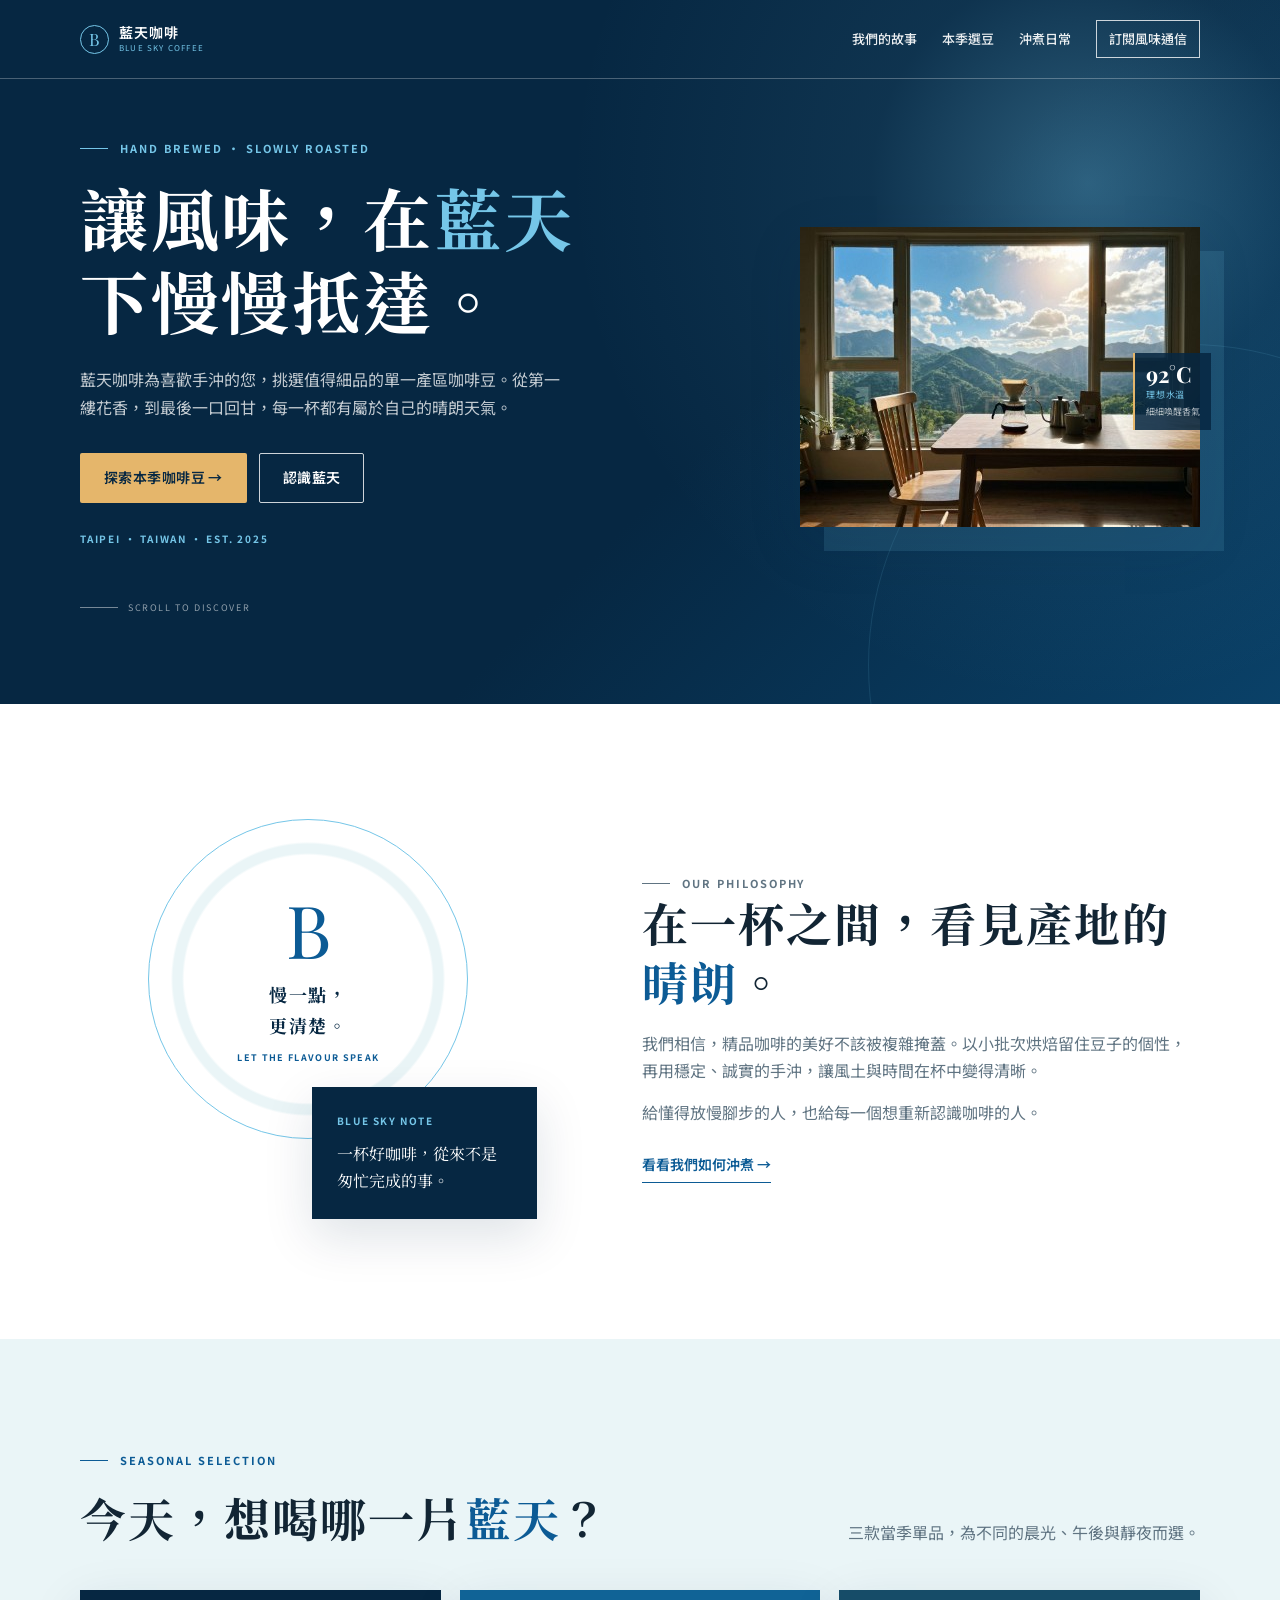
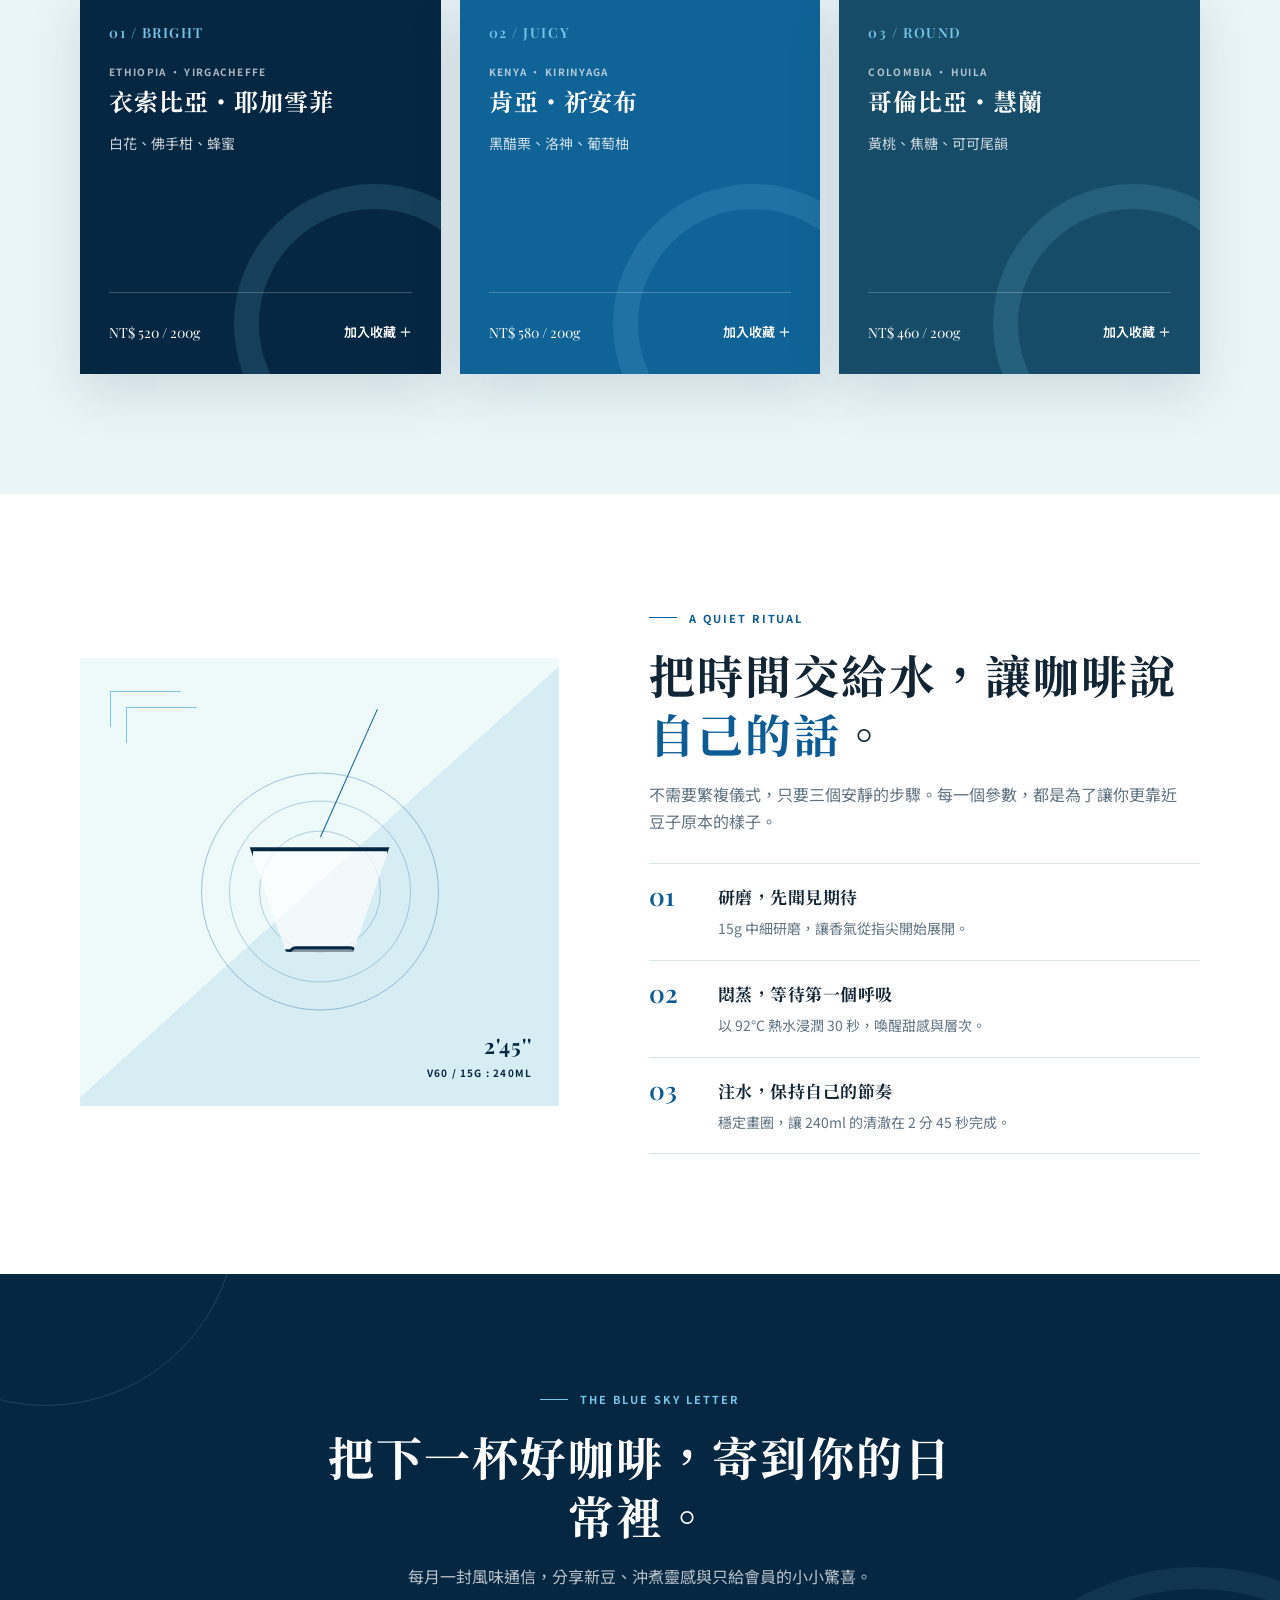
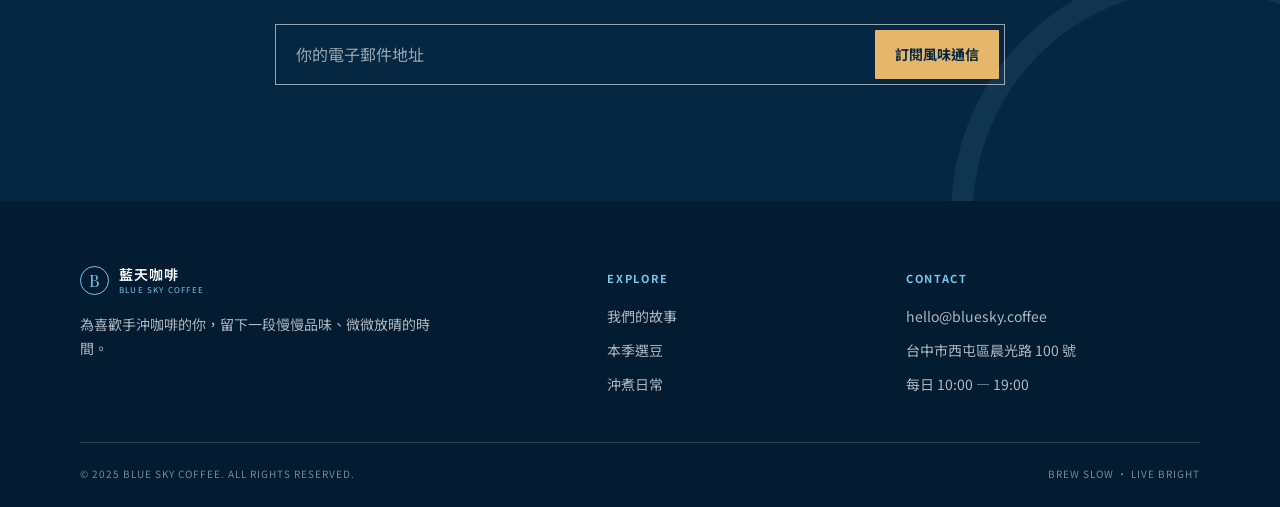
<file: onepage1/index.html>
<!DOCTYPE html>
<html lang="zh-Hant">
<head>
  <meta charset="UTF-8">
  <meta name="viewport" content="width=device-width, initial-scale=1.0">
  <meta name="description" content="藍天咖啡，為手沖咖啡愛好者挑選當季精品咖啡豆，讓每一杯都清澈、明亮、值得細品。">
  <title>藍天咖啡｜讓風味，慢慢抵達</title>
  <link rel="preconnect" href="https://fonts.googleapis.com">
  <link rel="preconnect" href="https://fonts.gstatic.com" crossorigin>
  <link href="https://fonts.googleapis.com/css2?family=Noto+Sans+TC:wght@400;500;600;700&family=Noto+Serif+TC:wght@500;600;700;900&family=Playfair+Display:ital,wght@0,600;0,700;1,600&display=swap" rel="stylesheet">
  <style>
    :root {
      --navy: #062742;
      --blue: #0c5b95;
      --sky: #75c6e8;
      --mist: #eaf5f7;
      --cream: #fbfaf6;
      --ink: #122534;
      --muted: #607482;
      --line: #d7e4e8;
      --sand: #e5b66b;
      --shadow: 0 18px 50px rgba(6, 39, 66, .13);
    }

    * { box-sizing: border-box; }
    html { scroll-behavior: smooth; }
    body {
      margin: 0;
      background: var(--cream);
      color: var(--ink);
      font-family: "Noto Sans TC", sans-serif;
      font-size: 16px;
      line-height: 1.7;
    }
    a { color: inherit; text-decoration: none; }
    button, input { font: inherit; }
    button { cursor: pointer; }
    :focus-visible { outline: 3px solid var(--sky); outline-offset: 4px; }

    .wrap { width: min(1120px, calc(100% - 48px)); margin-inline: auto; }
    .eyebrow {
      display: flex;
      align-items: center;
      gap: 12px;
      margin: 0 0 18px;
      color: var(--blue);
      font-size: 11px;
      font-weight: 700;
      letter-spacing: .18em;
    }
    .eyebrow::before { width: 28px; height: 1px; background: currentColor; content: ""; }
    .section-title {
      margin: 0;
      font-family: "Noto Serif TC", serif;
      font-size: clamp(30px, 4vw, 46px);
      font-weight: 700;
      letter-spacing: .045em;
      line-height: 1.28;
    }
    .accent { color: var(--blue); }
    .section-copy { margin: 18px 0 0; color: var(--muted); }
    .button, .text-link {
      display: inline-flex;
      align-items: center;
      justify-content: center;
      min-height: 50px;
      padding: 11px 23px;
      border: 1px solid transparent;
      border-radius: 2px;
      font-size: 14px;
      font-weight: 600;
      letter-spacing: .03em;
      transition: background-color .25s ease, color .25s ease, border-color .25s ease, transform .25s ease;
    }
    .button:hover, .text-link:hover { transform: translateY(-2px); }
    .button-primary { background: var(--sand); color: var(--navy); }
    .button-primary:hover { background: #f0ca84; }
    .button-outline { border-color: rgba(255,255,255,.8); color: #fff; }
    .button-outline:hover { background: #fff; color: var(--navy); }

    .site-header {
      position: absolute;
      z-index: 10;
      top: 0;
      left: 0;
      width: 100%;
      border-bottom: 1px solid rgba(255,255,255,.27);
    }
    .navbar {
      display: flex;
      align-items: center;
      justify-content: space-between;
      min-height: 78px;
      gap: 24px;
    }
    .brand { display: inline-flex; align-items: center; gap: 10px; color: #fff; }
    .brand-mark {
      display: grid;
      width: 29px;
      height: 29px;
      place-items: center;
      border: 1px solid var(--sky);
      border-radius: 50%;
      color: var(--sky);
      font-family: "Playfair Display", serif;
      font-size: 17px;
      line-height: 1;
    }
    .brand-copy { display: grid; line-height: 1.1; }
    .brand-copy strong { font-size: 14px; font-weight: 600; letter-spacing: .08em; }
    .brand-copy small { margin-top: 4px; color: var(--sky); font-size: 8px; letter-spacing: .15em; }
    .nav-links { display: flex; align-items: center; gap: 25px; }
    .nav-links a { position: relative; color: rgba(255,255,255,.92); font-size: 13px; font-weight: 500; white-space: nowrap; }
    .nav-links a:not(.nav-cta)::after {
      position: absolute;
      right: 0;
      bottom: -7px;
      width: 0;
      height: 1px;
      background: var(--sky);
      content: "";
      transition: width .25s ease;
    }
    .nav-links a:not(.nav-cta):hover::after { right: auto; left: 0; width: 100%; }
    .nav-links .nav-cta { padding: 7px 12px; border: 1px solid rgba(255,255,255,.78); }
    .nav-links .nav-cta:hover { background: #fff; color: var(--navy); }
    .menu-toggle { display: none; padding: 4px; border: 0; background: transparent; color: #fff; font-size: 24px; line-height: 1; }

    .hero {
      position: relative;
      display: flex;
      min-height: 704px;
      overflow: hidden;
      align-items: stretch;
      background:
        radial-gradient(circle at 85% 26%, rgba(117,198,232,.35) 0, rgba(117,198,232,.08) 18%, transparent 43%),
        linear-gradient(135deg, #062742 0%, #062742 58%, #0a4168 100%);
      color: #fff;
    }
    .hero::after {
      position: absolute;
      z-index: 0;
      right: -18vw;
      bottom: -22vw;
      width: 50vw;
      height: 50vw;
      border: 1px solid rgba(117,198,232,.13);
      border-radius: 50%;
      content: "";
    }
    .hero-grid {
      position: relative;
      z-index: 1;
      display: grid;
      grid-template-columns: 1.02fr .98fr;
      gap: 45px;
      align-items: center;
      padding-top: 122px;
      padding-bottom: 72px;
    }
    .hero-content { max-width: 560px; }
    .hero .eyebrow { color: var(--sky); }
    .hero-title {
      max-width: 540px;
      margin: 0;
      font-family: "Noto Serif TC", serif;
      font-size: clamp(42px, 5.5vw, 68px);
      font-weight: 700;
      letter-spacing: .04em;
      line-height: 1.22;
    }
    .hero-title .sky-word { color: var(--sky); }
    .hero-lede { max-width: 490px; margin: 25px 0 0; color: rgba(255,255,255,.76); }
    .hero-actions { display: flex; flex-wrap: wrap; gap: 12px; margin-top: 32px; }
    .hero-meta { margin: 27px 0 0; color: var(--sky); font-size: 10px; font-weight: 700; letter-spacing: .18em; }
    .scroll-note { display: flex; align-items: center; gap: 10px; margin: 53px 0 0; color: rgba(255,255,255,.55); font-size: 9px; letter-spacing: .18em; }
    .scroll-note::before { width: 38px; height: 1px; background: rgba(255,255,255,.45); content: ""; }

    .hero-art {
      position: relative;
      width: min(100%, 400px);
      height: 300px;
      min-height: 0;
      margin-left: auto;
      overflow: visible;
      aspect-ratio: auto;
      border: 0;
      background: transparent;
      box-shadow: none;
    }
    .hero-photo { width: 400px; height: 300px; object-fit: cover; box-shadow: 24px 24px 0 rgba(117,198,232,.13), var(--shadow); }
    .window-frame { position: absolute; inset: 0; border: 12px solid #e8d4ae; box-shadow: inset 0 0 0 2px rgba(6,39,66,.18); }
    .window-frame::before, .window-frame::after { position: absolute; background: rgba(6,39,66,.25); content: ""; }
    .window-frame::before { top: 0; bottom: 0; left: 49%; width: 4px; }
    .window-frame::after { top: 46%; right: 0; left: 0; height: 4px; }
    .sun { position: absolute; top: 16%; right: 17%; width: 77px; height: 77px; border-radius: 50%; background: #fff2be; box-shadow: 0 0 45px 22px rgba(255,228,150,.42); }
    .mountain { position: absolute; bottom: 28%; width: 75%; height: 36%; clip-path: polygon(0 100%, 35% 15%, 48% 50%, 63% 0, 100% 100%); background: #497b83; opacity: .9; }
    .mountain.one { left: -12%; }
    .mountain.two { right: -27%; bottom: 27%; background: #30616b; transform: scaleX(-1); opacity: .75; }
    .tabletop { position: absolute; right: -8%; bottom: -7%; left: -8%; height: 33%; background: linear-gradient(#643e2e 0%, #3d251e 100%); transform: perspective(200px) rotateX(10deg); }
    .chair { position: absolute; right: 7%; bottom: 18%; width: 100px; height: 112px; border: 12px solid #543126; border-bottom: 0; border-radius: 48px 48px 0 0; opacity: .8; }
    .chair::after { position: absolute; bottom: -75px; left: 14px; width: 8px; height: 75px; background: #543126; box-shadow: 53px 0 #543126; content: ""; }
    .coffee-vessel { position: absolute; bottom: 14%; left: 28%; width: 112px; height: 105px; }
    .coffee-vessel .dripper { position: absolute; top: 0; left: 29px; width: 53px; height: 45px; border: 3px solid #d8e7e1; border-radius: 5px 5px 22px 22px; background: linear-gradient(135deg, rgba(222,246,240,.75), rgba(124,180,181,.2)); clip-path: polygon(0 0, 100% 0, 78% 100%, 22% 100%); }
    .coffee-vessel .carafe { position: absolute; bottom: 0; left: 17px; width: 78px; height: 68px; border: 3px solid #d8e7e1; border-radius: 10px 10px 23px 23px; background: linear-gradient(to top, rgba(56,29,19,.82) 0 38%, rgba(190,228,227,.24) 39%); }
    .coffee-vessel .carafe::before { position: absolute; top: -20px; left: 24px; width: 26px; height: 22px; border: 3px solid #d8e7e1; border-bottom: 0; border-radius: 50% 50% 0 0; content: ""; }
    .steam { position: absolute; bottom: 59%; left: 49%; width: 23px; height: 58px; border-left: 2px solid rgba(255,255,255,.63); border-radius: 50%; transform: rotate(16deg); }
    .steam::after { position: absolute; top: -5px; left: 14px; width: 18px; height: 48px; border-right: 2px solid rgba(255,255,255,.44); border-radius: 50%; content: ""; }
    .art-label { position: absolute; z-index: 3; right: -11px; top: 42%; display: grid; gap: 2px; padding: 10px 11px; border-left: 2px solid var(--sand); background: rgba(6,39,66,.86); color: #fff; }
    .art-label strong { font-family: "Playfair Display", serif; font-size: 22px; line-height: 1; }
    .art-label span { color: var(--sky); font-size: 9px; letter-spacing: .09em; }
    .art-label small { color: rgba(255,255,255,.72); font-size: 9px; }

    .story { padding: 115px 0 120px; background: #fff; }
    .story-grid { display: grid; grid-template-columns: .9fr 1.1fr; gap: clamp(45px, 9vw, 105px); align-items: center; }
    .story-visual { position: relative; min-height: 400px; }
    .story-seal {
      display: grid;
      width: 320px;
      height: 320px;
      place-content: center;
      margin: 0 auto;
      border: 1px solid var(--sky);
      border-radius: 50%;
      background: radial-gradient(circle, #fff 0 55%, #eaf5f7 56% 60%, #fff 61%);
      color: var(--navy);
      text-align: center;
    }
    .story-seal::before { display: block; margin-bottom: 14px; color: var(--blue); content: "B"; font-family: "Playfair Display", serif; font-size: 73px; line-height: 1; }
    .story-seal strong { font-family: "Noto Serif TC", serif; font-size: 18px; letter-spacing: .09em; }
    .story-seal span { margin-top: 10px; color: var(--blue); font-size: 9px; font-weight: 700; letter-spacing: .15em; }
    .note-card { position: absolute; right: 0; bottom: 0; width: min(225px, 57%); padding: 25px; background: var(--navy); color: #fff; box-shadow: var(--shadow); }
    .note-card p:first-child { margin: 0; color: var(--sky); font-size: 10px; font-weight: 700; letter-spacing: .16em; }
    .note-card p:last-child { margin: 12px 0 0; font-family: "Noto Serif TC", serif; font-size: 16px; line-height: 1.65; }
    .story-content p { margin: 19px 0 0; color: var(--muted); }
    .story-content p + p { margin-top: 15px; }
    .underlined-link { display: inline-flex; margin-top: 27px; padding-bottom: 5px; border-bottom: 1px solid var(--blue); color: var(--blue); font-size: 14px; font-weight: 600; transition: gap .2s ease; }
    .underlined-link:hover { gap: 8px; }

    .coffee { padding: 112px 0 120px; background: var(--mist); }
    .coffee-heading { display: flex; align-items: end; justify-content: space-between; gap: 32px; margin-bottom: 43px; }
    .coffee-heading .section-copy { max-width: 365px; }
    .coffee-grid { display: grid; grid-template-columns: repeat(3, 1fr); gap: 19px; }
    .coffee-card {
      position: relative;
      display: flex;
      min-height: 384px;
      overflow: hidden;
      flex-direction: column;
      padding: 31px 29px 25px;
      background: var(--navy);
      color: #fff;
      box-shadow: var(--shadow);
    }
    .coffee-card:nth-child(2) { background: #106396; }
    .coffee-card:nth-child(3) { background: #164c68; }
    .coffee-card::after { position: absolute; right: -73px; bottom: -90px; width: 230px; height: 230px; border: 25px solid rgba(117,198,232,.15); border-radius: 50%; content: ""; }
    .coffee-card > * { position: relative; z-index: 1; }
    .bean-no { margin: 0; color: var(--sky); font-family: "Playfair Display", serif; font-size: 14px; font-weight: 600; letter-spacing: .11em; }
    .origin { margin: 19px 0 5px; color: rgba(255,255,255,.67); font-size: 10px; font-weight: 700; letter-spacing: .13em; }
    .bean-name { margin: 0; font-family: "Noto Serif TC", serif; font-size: 24px; font-weight: 700; letter-spacing: .04em; line-height: 1.35; }
    .flavour { margin: 14px 0 0; color: rgba(255,255,255,.79); font-size: 14px; }
    .coffee-bottom { display: flex; align-items: center; justify-content: space-between; gap: 13px; margin-top: auto; padding-top: 23px; border-top: 1px solid rgba(255,255,255,.22); }
    .price { font-family: "Playfair Display", serif; font-size: 14px; white-space: nowrap; }
    .save-button { padding: 5px 0; border: 0; background: transparent; color: #fff; font-size: 13px; font-weight: 600; white-space: nowrap; transition: color .2s ease; }
    .save-button:hover { color: var(--sand); }

    .brew { padding: 115px 0 120px; background: #fff; }
    .brew-grid { display: grid; grid-template-columns: .93fr 1.07fr; gap: clamp(44px, 7vw, 90px); align-items: center; }
    .brew-art { position: relative; min-height: 448px; overflow: hidden; background: linear-gradient(138deg, #eef9fa 0 50%, #d6edf3 50% 100%); }
    .brew-art::before { position: absolute; top: 33px; left: 30px; width: 70px; height: 35px; border-top: 1px solid var(--sky); border-left: 1px solid var(--sky); content: ""; }
    .brew-art::after { position: absolute; top: 49px; left: 46px; width: 70px; height: 35px; border-top: 1px solid var(--sky); border-left: 1px solid var(--sky); content: ""; }
    .pour-rings { position: absolute; top: 50%; left: 50%; width: 238px; height: 238px; border: 1px solid rgba(12,91,149,.35); border-radius: 50%; transform: translate(-50%,-46%); }
    .pour-rings::before, .pour-rings::after { position: absolute; border: 1px solid rgba(12,91,149,.28); border-radius: 50%; content: ""; }
    .pour-rings::before { inset: 27px; }
    .pour-rings::after { inset: 57px; }
    .pour-line { position: absolute; top: 39px; left: 50%; width: 1px; height: 140px; background: var(--blue); transform: rotate(24deg); transform-origin: bottom; }
    .v60 { position: absolute; top: 50%; left: 50%; width: 140px; height: 105px; border: 3px solid var(--navy); border-top-width: 4px; background: rgba(255,255,255,.7); clip-path: polygon(0 0, 100% 0, 74% 100%, 26% 100%); transform: translate(-50%,-33%); }
    .v60::after { position: absolute; bottom: -61px; left: 35px; width: 64px; height: 58px; border: 3px solid var(--navy); border-radius: 8px 8px 19px 19px; background: linear-gradient(to top, #6c3924 0 31%, rgba(255,255,255,.5) 32%); content: ""; }
    .brew-caption { position: absolute; right: 27px; bottom: 25px; display: grid; color: var(--navy); text-align: right; }
    .brew-caption strong { font-family: "Playfair Display", serif; font-size: 21px; letter-spacing: .05em; }
    .brew-caption span { font-size: 10px; font-weight: 700; letter-spacing: .12em; }
    .brew-content .section-copy { max-width: 530px; }
    .brew-steps { margin-top: 28px; border-top: 1px solid var(--line); }
    .brew-step { display: grid; grid-template-columns: 55px 1fr; gap: 14px; padding: 19px 0; border-bottom: 1px solid var(--line); }
    .step-no { color: var(--blue); font-family: "Playfair Display", serif; font-size: 25px; font-weight: 600; line-height: 1; }
    .brew-step h3 { margin: 0; font-family: "Noto Serif TC", serif; font-size: 17px; letter-spacing: .03em; }
    .brew-step p { margin: 5px 0 0; color: var(--muted); font-size: 14px; }

    .visit { position: relative; overflow: hidden; padding: 116px 0; background: var(--navy); color: #fff; text-align: center; }
    .visit::before, .visit::after { position: absolute; width: 380px; height: 380px; border: 1px solid rgba(117,198,232,.19); border-radius: 50%; content: ""; }
    .visit::before { top: -250px; left: -145px; }
    .visit::after { right: -165px; bottom: -260px; width: 450px; height: 450px; border-width: 22px; opacity: .45; }
    .visit .wrap { position: relative; z-index: 1; max-width: 730px; }
    .visit .eyebrow { justify-content: center; color: var(--sky); }
    .visit .section-title { max-width: 670px; margin-inline: auto; }
    .visit .section-copy { max-width: 535px; margin-inline: auto; color: rgba(255,255,255,.72); }
    .subscribe-form { display: flex; margin: 34px auto 0; padding: 5px; border: 1px solid rgba(255,255,255,.58); }
    .subscribe-form input { min-width: 0; flex: 1; padding: 11px 15px; border: 0; outline: 0; background: transparent; color: #fff; }
    .subscribe-form input::placeholder { color: rgba(255,255,255,.58); }
    .subscribe-form button { min-height: 48px; padding: 10px 20px; border: 0; border-radius: 1px; background: var(--sand); color: var(--navy); font-size: 14px; font-weight: 700; transition: background .2s ease; }
    .subscribe-form button:hover { background: #f1ca83; }

    .site-footer { padding: 65px 0 25px; background: #031c31; color: rgba(255,255,255,.68); }
    .footer-grid { display: grid; grid-template-columns: 1.45fr .75fr .9fr; gap: 54px; padding-bottom: 46px; }
    .footer-brand .brand { margin-bottom: 18px; }
    .footer-brand p { max-width: 355px; margin: 0; font-size: 14px; }
    .footer-heading { margin: 3px 0 17px; color: var(--sky); font-size: 11px; font-weight: 700; letter-spacing: .15em; }
    .footer-links, .footer-contact { display: grid; gap: 10px; font-size: 14px; }
    .footer-links a:hover, .footer-contact a:hover { color: #fff; }
    .footer-bottom { display: flex; justify-content: space-between; gap: 18px; padding-top: 22px; border-top: 1px solid rgba(255,255,255,.17); color: rgba(255,255,255,.47); font-size: 10px; letter-spacing: .1em; }

    .toast {
      position: fixed;
      z-index: 20;
      right: 22px;
      bottom: 22px;
      max-width: min(360px, calc(100% - 44px));
      padding: 13px 18px;
      border-left: 3px solid var(--sand);
      background: var(--navy);
      box-shadow: var(--shadow);
      color: #fff;
      font-size: 14px;
      opacity: 0;
      pointer-events: none;
      transform: translateY(12px);
      transition: opacity .22s ease, transform .22s ease;
    }
    .toast.show { opacity: 1; transform: translateY(0); }
    .reveal { opacity: 0; transform: translateY(18px); transition: opacity .65s ease, transform .65s ease; }
    .reveal.visible { opacity: 1; transform: translateY(0); }

    @media (max-width: 820px) {
      .navbar { position: relative; }
      .menu-toggle { display: block; }
      .nav-links {
        position: absolute;
        top: 100%;
        right: -24px;
        left: -24px;
        display: grid;
        max-height: 0;
        overflow: hidden;
        gap: 0;
        background: #05233c;
        transition: max-height .32s ease;
      }
      .nav-links.open { max-height: 300px; }
      .nav-links a { padding: 12px 24px; border-top: 1px solid rgba(255,255,255,.1); }
      .nav-links .nav-cta { margin: 8px 24px 16px; padding: 9px 12px; text-align: center; }
      .hero { min-height: 710px; }
      .hero-grid { grid-template-columns: 1fr; gap: 17px; padding-top: 112px; }
      .hero-content { max-width: 640px; }
      .scroll-note { margin-top: 29px; }
      .hero-art { width: min(100%, 330px); height: 248px; min-height: 0; max-height: none; margin: 0; }
      .hero-photo { width: 330px; height: 248px; }
      .coffee-grid { grid-template-columns: repeat(2, 1fr); }
      .coffee-card:nth-child(3) { grid-column: span 2; }
      .story-grid, .brew-grid { grid-template-columns: 1fr; }
      .story-visual { max-width: 520px; width: 100%; margin: auto; }
      .brew-art { max-width: 540px; width: 100%; margin: auto; }
      .footer-grid { grid-template-columns: 1fr 1fr; }
      .footer-brand { grid-column: 1 / -1; }
    }

    @media (max-width: 560px) {
      .wrap { width: calc(100% - 34px); }
      .navbar { min-height: 70px; }
      .brand-copy strong { font-size: 13px; }
      .hero { min-height: 680px; }
      .hero-grid { padding-top: 98px; padding-bottom: 34px; }
      .hero-title { font-size: 40px; }
      .hero-lede { margin-top: 16px; font-size: 14px; line-height: 1.7; }
      .hero-actions { margin-top: 23px; }
      .hero-actions .button { flex: 1; padding-inline: 13px; }
      .hero-meta { margin-top: 18px; }
      .hero-art { width: 260px; height: 195px; min-height: 0; max-height: none; }
      .hero-photo { width: 260px; height: 195px; }
      .art-label { display: none; }
      .sun { width: 49px; height: 49px; }
      .coffee-vessel { bottom: 9%; left: 25%; transform: scale(.72); transform-origin: bottom left; }
      .chair { transform: scale(.72); transform-origin: bottom right; }
      .story, .coffee, .brew, .visit { padding: 76px 0; }
      .story-seal { width: 245px; height: 245px; }
      .story-seal::before { margin-bottom: 8px; font-size: 54px; }
      .story-seal strong { font-size: 15px; }
      .story-visual { min-height: 315px; }
      .note-card { width: 185px; padding: 18px; }
      .note-card p:last-child { font-size: 14px; }
      .coffee-heading { display: block; margin-bottom: 30px; }
      .coffee-heading .section-copy { margin-top: 14px; }
      .coffee-grid { grid-template-columns: 1fr; }
      .coffee-card, .coffee-card:nth-child(3) { min-height: 330px; grid-column: auto; }
      .brew-art { min-height: 310px; }
      .pour-rings { width: 185px; height: 185px; }
      .v60 { transform: translate(-50%,-28%) scale(.82); }
      .subscribe-form { display: grid; gap: 6px; padding: 5px; }
      .subscribe-form input, .subscribe-form button { width: 100%; }
      .footer-grid { grid-template-columns: 1fr; gap: 32px; }
      .footer-brand { grid-column: auto; }
      .footer-bottom { display: grid; gap: 9px; }
    }

    @media (prefers-reduced-motion: reduce) {
      html { scroll-behavior: auto; }
      *, *::before, *::after { transition-duration: .01ms !important; animation-duration: .01ms !important; animation-iteration-count: 1 !important; }
      .reveal { opacity: 1; transform: none; }
    }
  </style>
</head>
<body>
  <header class="site-header" id="top">
    <nav class="wrap navbar" aria-label="主要導覽">
      <a class="brand" href="#top" aria-label="回到藍天咖啡首頁">
        <span class="brand-mark" aria-hidden="true">B</span>
        <span class="brand-copy"><strong>藍天咖啡</strong><small>BLUE SKY COFFEE</small></span>
      </a>
      <button class="menu-toggle" type="button" aria-controls="navLinks" aria-expanded="false" aria-label="開啟導覽選單">☰</button>
      <div class="nav-links" id="navLinks">
        <a href="#story">我們的故事</a>
        <a href="#coffee">本季選豆</a>
        <a href="#brew">沖煮日常</a>
        <a class="nav-cta" href="#visit">訂閱風味通信</a>
      </div>
    </nav>
  </header>

  <main>
    <section class="hero" aria-labelledby="heroTitle">
      <div class="wrap hero-grid">
        <div class="hero-content">
          <p class="eyebrow">HAND BREWED · SLOWLY ROASTED</p>
          <h1 class="hero-title" id="heroTitle">讓風味，在<span class="sky-word">藍天</span>下慢慢抵達。</h1>
          <p class="hero-lede">藍天咖啡為喜歡手沖的您，挑選值得細品的單一產區咖啡豆。從第一縷花香，到最後一口回甘，每一杯都有屬於自己的晴朗天氣。</p>
          <div class="hero-actions">
            <a class="button button-primary" href="#coffee">探索本季咖啡豆 →</a>
            <a class="button button-outline" href="#story">認識藍天</a>
          </div>
          <p class="hero-meta">TAIPEI · TAIWAN · EST. 2025</p>
          <p class="scroll-note">SCROLL TO DISCOVER</p>
        </div>

        <div class="hero-art" aria-hidden="true">
          <img class="hero-photo" src="images/hero.jpg" width="400" height="300" alt="">
          <span class="art-label"><strong>92°C</strong><span>理想水溫</span><small>細細喚醒香氣</small></span>
        </div>
      </div>
    </section>

    <section class="story" id="story" aria-labelledby="storyTitle">
      <div class="wrap story-grid">
        <div class="story-visual reveal" aria-hidden="true">
          <div class="story-seal"><strong>慢一點，<br>更清楚。</strong><span>LET THE FLAVOUR SPEAK</span></div>
          <div class="note-card"><p>BLUE SKY NOTE</p><p>一杯好咖啡，從來不是匆忙完成的事。</p></div>
        </div>
        <div class="story-content reveal">
          <p class="eyebrow">OUR PHILOSOPHY</p>
          <h2 class="section-title" id="storyTitle">在一杯之間，看見產地的<span class="accent">晴朗</span>。</h2>
          <p>我們相信，精品咖啡的美好不該被複雜掩蓋。以小批次烘焙留住豆子的個性，再用穩定、誠實的手沖，讓風土與時間在杯中變得清晰。</p>
          <p>給懂得放慢腳步的人，也給每一個想重新認識咖啡的人。</p>
          <a class="underlined-link" href="#brew">看看我們如何沖煮 →</a>
        </div>
      </div>
    </section>

    <section class="coffee" id="coffee" aria-labelledby="coffeeTitle">
      <div class="wrap">
        <div class="coffee-heading reveal">
          <div>
            <p class="eyebrow">SEASONAL SELECTION</p>
            <h2 class="section-title" id="coffeeTitle">今天，想喝哪一片<span class="accent">藍天</span>？</h2>
          </div>
          <p class="section-copy">三款當季單品，為不同的晨光、午後與靜夜而選。</p>
        </div>
        <div class="coffee-grid">
          <article class="coffee-card reveal">
            <p class="bean-no">01 / BRIGHT</p>
            <p class="origin">ETHIOPIA · YIRGACHEFFE</p>
            <h3 class="bean-name">衣索比亞・耶加雪菲</h3>
            <p class="flavour">白花、佛手柑、蜂蜜</p>
            <div class="coffee-bottom"><span class="price">NT$ 520 / 200g</span><button class="save-button" type="button" data-coffee="衣索比亞・耶加雪菲">加入收藏 ＋</button></div>
          </article>
          <article class="coffee-card reveal">
            <p class="bean-no">02 / JUICY</p>
            <p class="origin">KENYA · KIRINYAGA</p>
            <h3 class="bean-name">肯亞・祈安布</h3>
            <p class="flavour">黑醋栗、洛神、葡萄柚</p>
            <div class="coffee-bottom"><span class="price">NT$ 580 / 200g</span><button class="save-button" type="button" data-coffee="肯亞・祈安布">加入收藏 ＋</button></div>
          </article>
          <article class="coffee-card reveal">
            <p class="bean-no">03 / ROUND</p>
            <p class="origin">COLOMBIA · HUILA</p>
            <h3 class="bean-name">哥倫比亞・慧蘭</h3>
            <p class="flavour">黃桃、焦糖、可可尾韻</p>
            <div class="coffee-bottom"><span class="price">NT$ 460 / 200g</span><button class="save-button" type="button" data-coffee="哥倫比亞・慧蘭">加入收藏 ＋</button></div>
          </article>
        </div>
      </div>
    </section>

    <section class="brew" id="brew" aria-labelledby="brewTitle">
      <div class="wrap brew-grid">
        <div class="brew-art reveal" aria-hidden="true">
          <span class="pour-rings"></span><span class="pour-line"></span><span class="v60"></span>
          <span class="brew-caption"><strong>2'45''</strong><span>V60 / 15G : 240ML</span></span>
        </div>
        <div class="brew-content reveal">
          <p class="eyebrow">A QUIET RITUAL</p>
          <h2 class="section-title" id="brewTitle">把時間交給水，讓咖啡說<span class="accent">自己的話</span>。</h2>
          <p class="section-copy">不需要繁複儀式，只要三個安靜的步驟。每一個參數，都是為了讓你更靠近豆子原本的樣子。</p>
          <div class="brew-steps">
            <div class="brew-step"><span class="step-no">01</span><div><h3>研磨，先聞見期待</h3><p>15g 中細研磨，讓香氣從指尖開始展開。</p></div></div>
            <div class="brew-step"><span class="step-no">02</span><div><h3>悶蒸，等待第一個呼吸</h3><p>以 92°C 熱水浸潤 30 秒，喚醒甜感與層次。</p></div></div>
            <div class="brew-step"><span class="step-no">03</span><div><h3>注水，保持自己的節奏</h3><p>穩定畫圈，讓 240ml 的清澈在 2 分 45 秒完成。</p></div></div>
          </div>
        </div>
      </div>
    </section>

    <section class="visit" id="visit" aria-labelledby="visitTitle">
      <div class="wrap reveal">
        <p class="eyebrow">THE BLUE SKY LETTER</p>
        <h2 class="section-title" id="visitTitle">把下一杯好咖啡，寄到你的日常裡。</h2>
        <p class="section-copy">每月一封風味通信，分享新豆、沖煮靈感與只給會員的小小驚喜。</p>
        <form class="subscribe-form" id="subscribeForm">
          <input type="email" aria-label="電子郵件地址" placeholder="你的電子郵件地址" required>
          <button type="submit">訂閱風味通信</button>
        </form>
      </div>
    </section>
  </main>

  <footer class="site-footer">
    <div class="wrap footer-grid">
      <div class="footer-brand">
        <a class="brand" href="#top" aria-label="回到藍天咖啡首頁"><span class="brand-mark" aria-hidden="true">B</span><span class="brand-copy"><strong>藍天咖啡</strong><small>BLUE SKY COFFEE</small></span></a>
        <p>為喜歡手沖咖啡的你，留下一段慢慢品味、微微放晴的時間。</p>
      </div>
      <div>
        <p class="footer-heading">EXPLORE</p>
        <div class="footer-links"><a href="#story">我們的故事</a><a href="#coffee">本季選豆</a><a href="#brew">沖煮日常</a></div>
      </div>
      <div>
        <p class="footer-heading">CONTACT</p>
        <div class="footer-contact"><a href="mailto:hello@bluesky.coffee">hello@bluesky.coffee</a><span>台中市西屯區晨光路 100 號</span><span>每日 10:00 — 19:00</span></div>
      </div>
    </div>
    <div class="wrap footer-bottom"><span>© 2025 BLUE SKY COFFEE. ALL RIGHTS RESERVED.</span><span>BREW SLOW · LIVE BRIGHT</span></div>
  </footer>

  <div class="toast" id="toast" role="status" aria-live="polite"></div>

  <script>
    const menuToggle = document.querySelector('.menu-toggle');
    const navLinks = document.querySelector('.nav-links');
    const toast = document.querySelector('#toast');
    let toastTimer;

    function closeMenu() {
      navLinks.classList.remove('open');
      menuToggle.setAttribute('aria-expanded', 'false');
      menuToggle.setAttribute('aria-label', '開啟導覽選單');
      menuToggle.textContent = '☰';
    }

    menuToggle.addEventListener('click', () => {
      const isOpen = navLinks.classList.toggle('open');
      menuToggle.setAttribute('aria-expanded', String(isOpen));
      menuToggle.setAttribute('aria-label', isOpen ? '關閉導覽選單' : '開啟導覽選單');
      menuToggle.textContent = isOpen ? '×' : '☰';
    });

    navLinks.querySelectorAll('a').forEach(link => link.addEventListener('click', closeMenu));

    function showToast(message) {
      window.clearTimeout(toastTimer);
      toast.textContent = message;
      toast.classList.add('show');
      toastTimer = window.setTimeout(() => toast.classList.remove('show'), 2600);
    }

    document.querySelectorAll('[data-coffee]').forEach(button => {
      button.addEventListener('click', () => showToast(`已將「${button.dataset.coffee}」加入你的收藏。`));
    });

    document.querySelector('#subscribeForm').addEventListener('submit', event => {
      event.preventDefault();
      const form = event.currentTarget;
      if (!form.checkValidity()) return;
      form.reset();
      showToast('謝謝訂閱，下一封晴朗的風味通信即將寄出。');
    });

    const reduceMotion = window.matchMedia('(prefers-reduced-motion: reduce)').matches;
    const revealItems = document.querySelectorAll('.reveal');
    if (reduceMotion || !('IntersectionObserver' in window)) {
      revealItems.forEach(item => item.classList.add('visible'));
    } else {
      const observer = new IntersectionObserver(entries => {
        entries.forEach(entry => {
          if (entry.isIntersecting) {
            entry.target.classList.add('visible');
            observer.unobserve(entry.target);
          }
        });
      }, { threshold: .12 });
      revealItems.forEach(item => observer.observe(item));
    }
  </script>
</body>
</html>
</file>
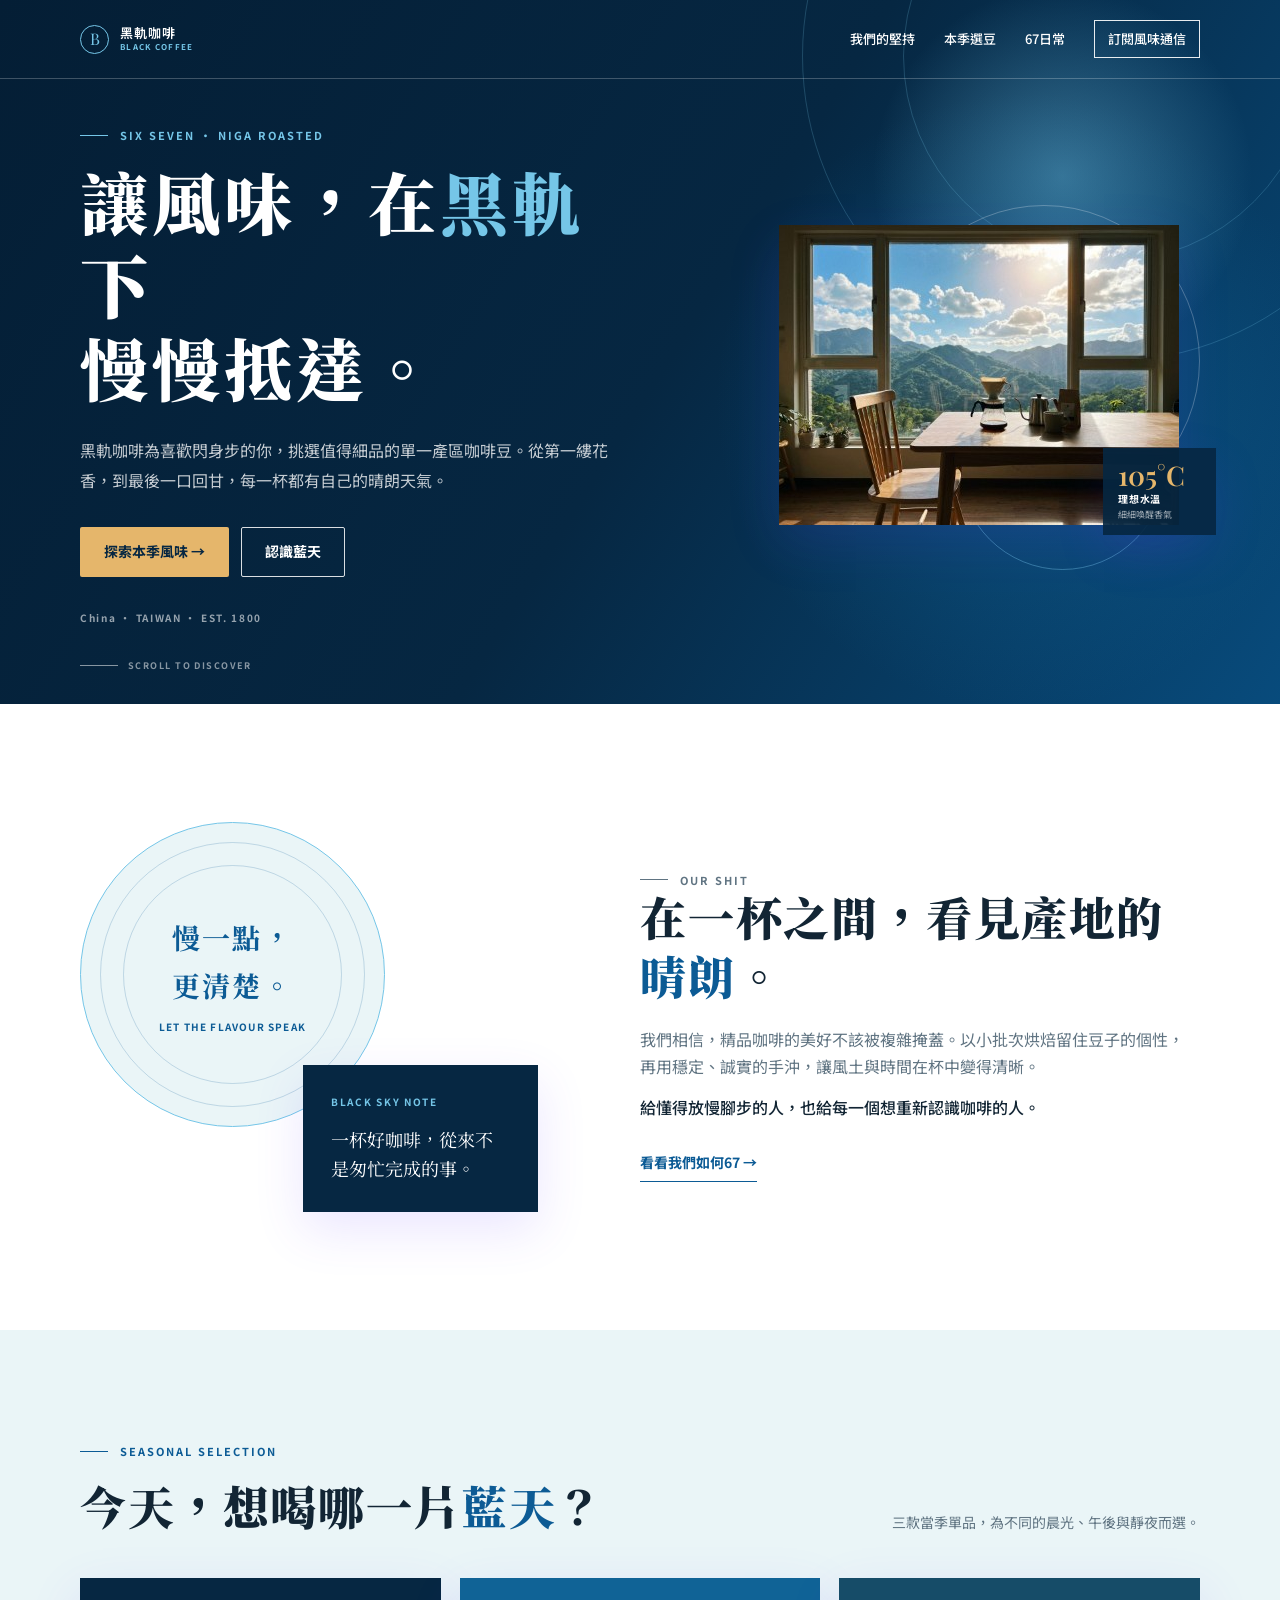
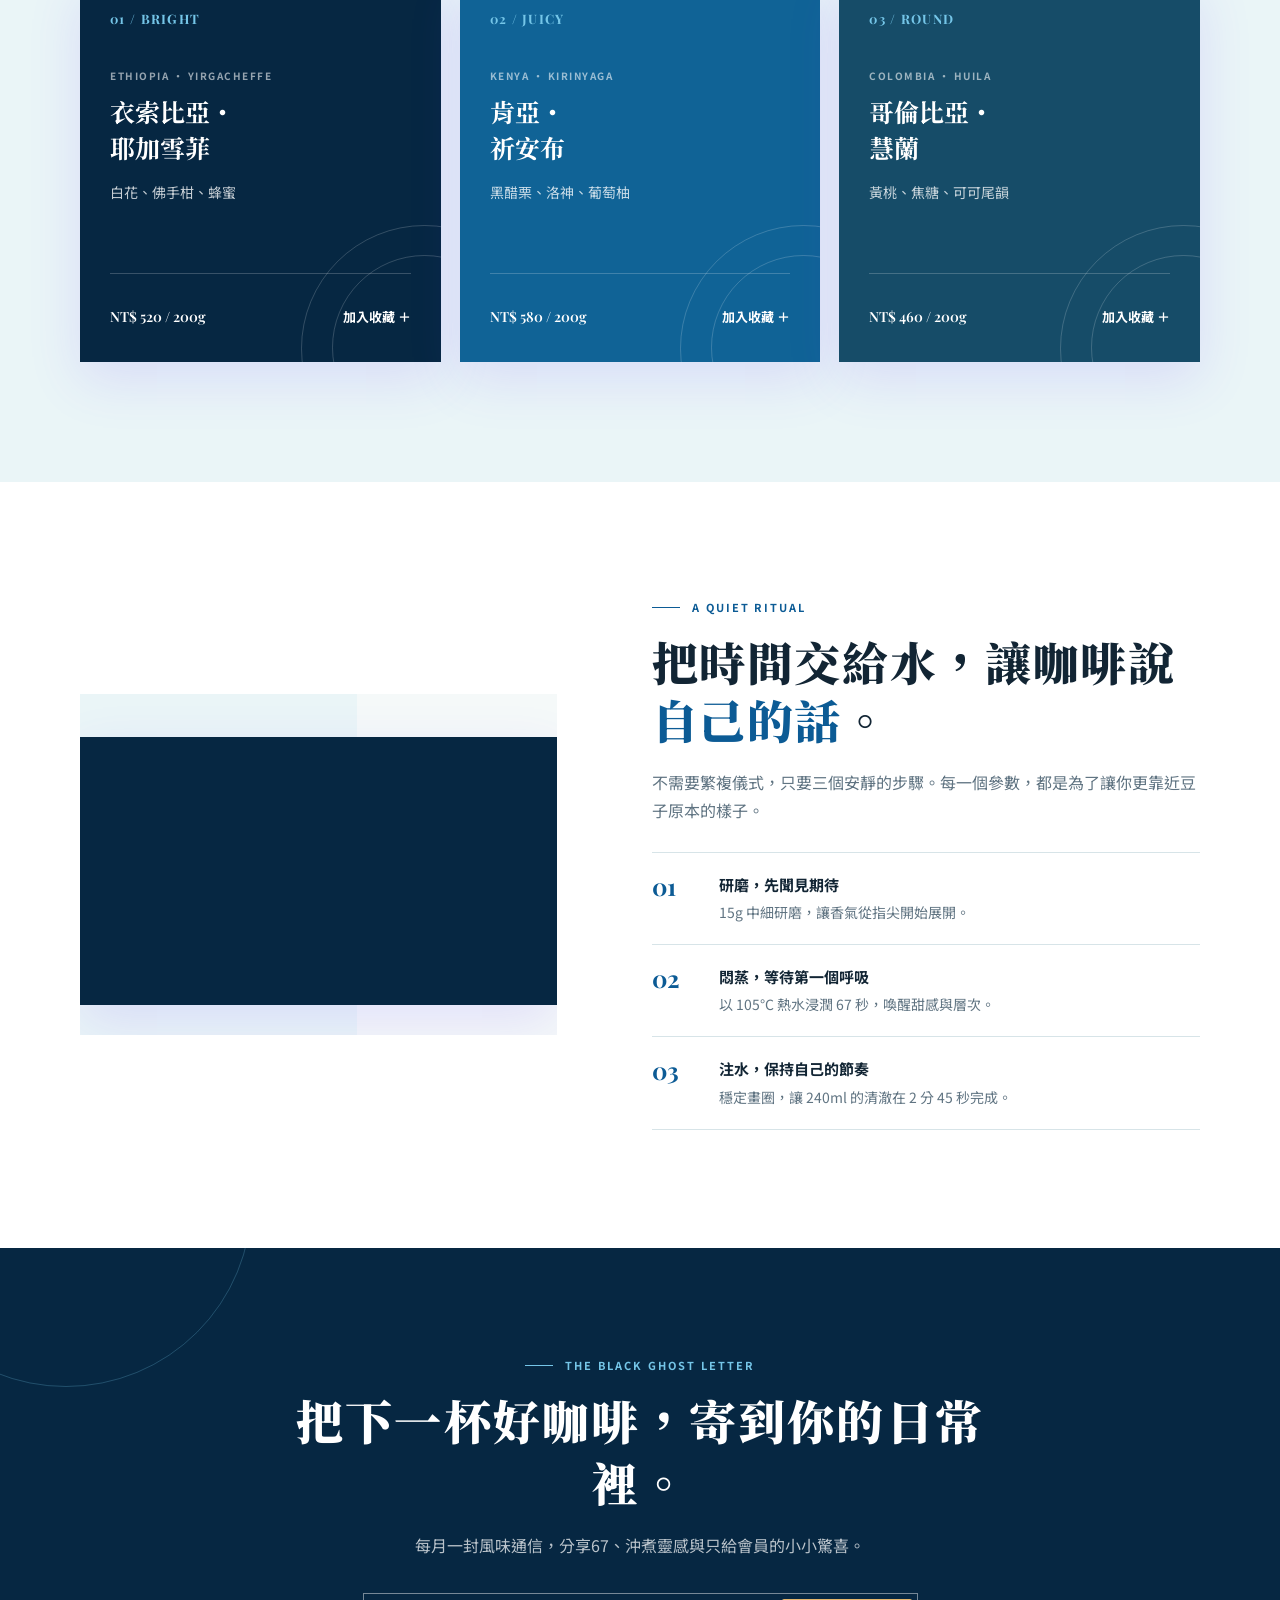
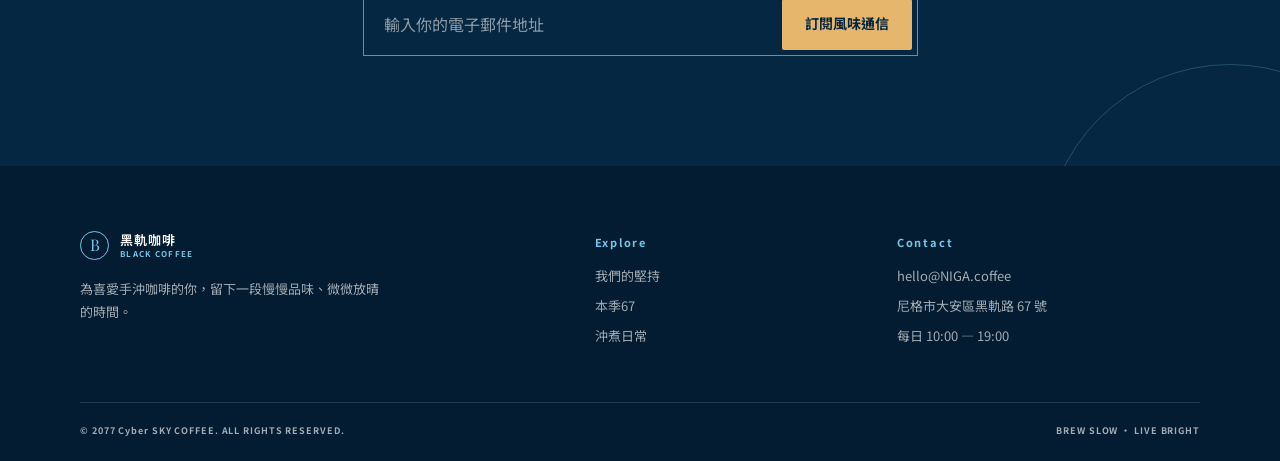
<file: onepage2/index.html>
<!DOCTYPE html>
<html lang="zh-Hant">
<head>
  <meta charset="UTF-8">
  <meta name="viewport" content="width=device-width, initial-scale=1.0">
  <meta name="description" content="黑軌咖啡，為手沖咖啡愛好者挑選當季精品咖啡豆，讓每一杯都清澈、明亮、值得細品。">
  <title>黑軌咖啡｜讓風味，慢慢抵達</title>
  <link rel="preconnect" href="https://fonts.googleapis.com">
  <link rel="preconnect" href="https://fonts.gstatic.com" crossorigin>
  <link href="https://fonts.googleapis.com/css2?family=Noto+Sans+TC:wght@400;500;600;700&family=Noto+Serif+TC:wght@600;700;900&family=Playfair+Display:wght@600;700&display=swap" rel="stylesheet">
  <style>
    :root {
      --navy: #062742;
      --blue: #0c5b95;
      --sky: #75c6e8;
      --mist: #eaf5f7;
      --cream: #fbfaf6;
      --ink: #122534;
      --muted: #607482;
      --line: #d7e4e8;
      --sand: #e5b66b;
      --shadow: 0 18px 50px rgba(97, 62, 255, 0.13);
    }

    * { box-sizing: border-box; }
    html { scroll-behavior: smooth; }
    body {
      margin: 0;
      color: var(--ink);
      background: var(--cream);
      font-family: "Noto Sans TC", sans-serif;
      font-size: 16px;
      line-height: 1.7;
      -webkit-font-smoothing: antialiased;
    }
    a { color: inherit; text-decoration: none; }
    button, input { font: inherit; }
    button { cursor: pointer; }
    img { display: block; max-width: 100%; }
    :focus-visible { outline: 3px solid var(--sky); outline-offset: 4px; }

    .wrap { width: min(1120px, calc(100% - 48px)); margin: 0 auto; }
    .eyebrow {
      display: flex;
      align-items: center;
      gap: 12px;
      margin: 0 0 17px;
      color: var(--blue);
      font-size: 11px;
      font-weight: 700;
      letter-spacing: .18em;
      line-height: 1.35;
    }
    .eyebrow::before { width: 28px; height: 1px; background: currentColor; content: ""; }
    .section-title {
      margin: 0;
      font-family: "Noto Serif TC", serif;
      font-size: clamp(30px, 4vw, 46px);
      font-weight: 900;
      letter-spacing: .035em;
      line-height: 1.28;
    }
    .blue-word { color: var(--blue); }
    .section-copy { margin: 20px 0 0; color: var(--muted); }
    .text-link {
      display: inline-block;
      margin-top: 29px;
      padding-bottom: 7px;
      border-bottom: 1px solid var(--blue);
      color: var(--blue);
      font-size: 14px;
      font-weight: 700;
      transition: color .2s ease, letter-spacing .2s ease;
    }
    .text-link:hover { color: var(--navy); letter-spacing: .04em; }

    /* Header */
    .site-header {
      position: absolute;
      z-index: 10;
      top: 0;
      left: 0;
      width: 100%;
      border-bottom: 1px solid rgba(255,255,255,.23);
      color: #fff;
    }
    .nav-bar {
      display: flex;
      align-items: center;
      justify-content: space-between;
      min-height: 78px;
    }
    .brand { display: inline-flex; align-items: center; gap: 11px; min-width: max-content; }
    .brand-mark {
      display: grid;
      width: 29px;
      height: 29px;
      place-items: center;
      border: 1px solid var(--sky);
      border-radius: 50%;
      color: var(--sky);
      font-family: "Playfair Display", serif;
      font-size: 16px;
      line-height: 1;
    }
    .brand-name { display: grid; gap: 0; font-size: 13px; font-weight: 600; letter-spacing: .08em; line-height: 1.3; }
    .brand-name small { color: var(--sky); font-size: 8px; font-weight: 700; letter-spacing: .16em; }
    .nav-links { display: flex; align-items: center; gap: 29px; list-style: none; margin: 0; padding: 0; }
    .nav-links a { position: relative; display: inline-block; padding: 8px 0; font-size: 13px; font-weight: 500; }
    .nav-links a:not(.nav-cta)::after {
      position: absolute;
      right: 0;
      bottom: 2px;
      width: 0;
      height: 1px;
      background: var(--sky);
      content: "";
      transition: width .25s ease;
    }
    .nav-links a:not(.nav-cta):hover::after { right: auto; left: 0; width: 100%; }
    .nav-links .nav-cta { padding: 7px 13px; border: 1px solid rgba(255,255,255,.9); transition: color .2s ease, background .2s ease; }
    .nav-links .nav-cta:hover { color: var(--navy); background: #fff; }
    .menu-toggle { display: none; border: 0; background: transparent; color: #fff; font-size: 26px; line-height: 1; }

    /* Hero */
    .hero {
      position: relative;
      isolation: isolate;
      display: grid;
      min-height: 704px;
      overflow: hidden;
      color: #fff;
      background:
        radial-gradient(circle at 83% 25%, rgba(117,198,232,.42), transparent 16%),
        radial-gradient(circle at 80% 57%, rgba(16,99,150,.52), transparent 28%),
        linear-gradient(122deg, #041e35 0%, var(--navy) 52%, #084b7c 100%);
    }
    .hero::before, .hero::after { position: absolute; z-index: -1; border: 1px solid rgba(117,198,232,.22); border-radius: 50%; content: ""; }
    .hero::before { width: 610px; height: 610px; top: -250px; right: -134px; }
    .hero::after { width: 410px; height: 410px; top: -150px; right: -35px; }
    .hero-inner { display: grid; grid-template-columns: 1.02fr .98fr; gap: 45px; align-items: center; width: min(1120px, calc(100% - 48px)); margin: 0 auto; padding: 122px 0 72px; }
    .hero .eyebrow { color: var(--sky); }
    .hero-title { max-width: 650px; margin: 0; font-family: "Noto Serif TC", serif; font-size: clamp(42px, 5.5vw, 68px); font-weight: 900; letter-spacing: .06em; line-height: 1.22; }
    .hero-title .sky-text { color: var(--sky); }
    .hero-lede { max-width: 535px; margin: 26px 0 0; color: rgba(255,255,255,.77); font-size: 16px; line-height: 1.9; }
    .hero-actions { display: flex; flex-wrap: wrap; gap: 12px; margin-top: 31px; }
    .button {
      display: inline-flex;
      align-items: center;
      justify-content: center;
      min-height: 50px;
      padding: 12px 23px;
      border: 1px solid transparent;
      border-radius: 2px;
      font-size: 14px;
      font-weight: 700;
      transition: transform .2s ease, box-shadow .2s ease, color .2s ease, background .2s ease;
    }
    .button:hover { transform: translateY(-2px); box-shadow: 0 9px 20px rgba(0,0,0,.15); }
    .button-primary { color: var(--navy); background: var(--sand); }
    .button-secondary { border-color: rgba(255,255,255,.85); color: #fff; background: transparent; }
    .button-secondary:hover { color: var(--navy); background: #fff; }
    .hero-place { margin: 32px 0 0; color: rgba(255,255,255,.58); font-size: 10px; font-weight: 700; letter-spacing: .17em; }
    .scroll-hint { position: absolute; bottom: 31px; left: max(24px, calc((100% - 1120px) / 2)); display: flex; align-items: center; gap: 10px; color: rgba(255,255,255,.52); font-size: 9px; font-weight: 700; letter-spacing: .16em; }
    .scroll-hint::before { width: 38px; height: 1px; background: currentColor; content: ""; }
    .hero-art { position: relative; justify-self: end; width: min(100%, 450px); padding: 21px 21px 25px 0; }
    .hero-art::before { position: absolute; top: 1px; right: 0; width: 310px; height: 310px; border: 1px solid rgba(255,255,255,.26); border-radius: 50%; content: ""; }
    .hero-art::after { position: absolute; right: 34px; bottom: -20px; width: 205px; height: 205px; border: 1px solid rgba(117,198,232,.4); border-radius: 50%; content: ""; }
    .hero-photo { position: relative; z-index: 1; width: 400px; height: 300px; margin-left: auto; object-fit: cover; box-shadow: var(--shadow); }
    .art-note { position: absolute; z-index: 2; right: -16px; bottom: 15px; display: grid; width: 113px; gap: 1px; padding: 14px 15px; color: #fff; background: rgba(6,39,66,.91); box-shadow: var(--shadow); }
    .art-note strong { color: var(--sand); font-family: "Playfair Display", serif; font-size: 27px; font-weight: 600; line-height: 1; }
    .art-note span { font-size: 10px; font-weight: 700; letter-spacing: .08em; }
    .art-note small { color: rgba(255,255,255,.64); font-size: 9px; line-height: 1.45; }

    /* Story */
    .story { padding: 118px 0; background: #fff; }
    .story-grid { display: grid; grid-template-columns: .9fr 1.1fr; gap: clamp(45px, 8vw, 105px); align-items: center; }
    .story-visual { position: relative; min-height: 390px; }
    .story-disc { position: absolute; top: 0; left: 0; display: grid; width: 305px; height: 305px; place-content: center; border: 1px solid var(--sky); border-radius: 50%; color: var(--blue); text-align: center; background: var(--mist); }
    .story-disc::before, .story-disc::after { position: absolute; border: 1px solid rgba(12,91,149,.2); border-radius: 50%; content: ""; }
    .story-disc::before { inset: 19px; }
    .story-disc::after { inset: 42px; }
    .story-disc b { position: relative; z-index: 1; font-family: "Noto Serif TC", serif; font-size: 28px; letter-spacing: .08em; }
    .story-disc span { position: relative; z-index: 1; margin-top: 8px; font-size: 10px; font-weight: 700; letter-spacing: .12em; }
    .story-card { position: absolute; right: 0; bottom: 0; width: 235px; padding: 28px; color: #fff; background: var(--navy); box-shadow: var(--shadow); }
    .story-card .card-label { display: block; color: var(--sky); font-size: 10px; font-weight: 700; letter-spacing: .17em; }
    .story-card p { margin: 15px 0 0; font-family: "Noto Serif TC", serif; font-size: 18px; line-height: 1.65; }
    .story-copy p { max-width: 570px; margin: 21px 0 0; color: var(--muted); }
    .story-copy p + p { margin-top: 14px; color: var(--ink); font-weight: 500; }

    /* Coffee */
    .coffee { padding: 114px 0 120px; background: var(--mist); }
    .section-heading { display: flex; align-items: end; justify-content: space-between; gap: 30px; margin-bottom: 43px; }
    .section-heading .section-copy { max-width: 310px; margin: 0; font-size: 14px; }
    .coffee-grid { display: grid; grid-template-columns: repeat(3, 1fr); gap: 19px; }
    .coffee-card { position: relative; display: flex; flex-direction: column; min-height: 384px; overflow: hidden; padding: 30px; color: #fff; background: var(--navy); box-shadow: var(--shadow); }
    .coffee-card:nth-child(2) { background: #106396; }
    .coffee-card:nth-child(3) { background: #164c68; }
    .coffee-card::before, .coffee-card::after { position: absolute; border: 1px solid rgba(255,255,255,.18); border-radius: 50%; content: ""; }
    .coffee-card::before { width: 245px; height: 245px; right: -107px; bottom: -110px; }
    .coffee-card::after { width: 183px; height: 183px; right: -76px; bottom: -78px; }
    .coffee-card > * { position: relative; z-index: 1; }
    .coffee-number { color: var(--sky); font-family: "Playfair Display", serif; font-size: 13px; font-weight: 700; letter-spacing: .1em; }
    .coffee-origin { margin-top: 37px; color: rgba(255,255,255,.58); font-size: 10px; font-weight: 700; letter-spacing: .15em; }
    .coffee-name { margin: 9px 0 0; font-family: "Noto Serif TC", serif; font-size: 25px; font-weight: 700; line-height: 1.45; }
    .coffee-taste { margin: 16px 0 0; color: rgba(255,255,255,.77); font-size: 14px; }
    .coffee-footer { display: flex; align-items: center; justify-content: space-between; gap: 10px; margin-top: auto; padding-top: 28px; border-top: 1px solid rgba(255,255,255,.2); }
    .coffee-price { font-family: "Playfair Display", serif; font-size: 14px; font-weight: 600; white-space: nowrap; }
    .collect-button { padding: 4px 0; border: 0; color: #fff; background: transparent; font-size: 13px; font-weight: 700; white-space: nowrap; transition: color .2s ease; }
    .collect-button:hover { color: var(--sand); }

    /* Brew */
    .brew { padding: 118px 0; background: #fff; }
    .brew-grid { display: grid; grid-template-columns: .93fr 1.07fr; gap: clamp(45px, 8vw, 95px); align-items: center; }
    .video-frame { position: relative; overflow: hidden; padding: 43px 0 30px; background: linear-gradient(90deg, var(--mist) 0 58%, #f5f9f9 58%); }
    .video-frame::before { position: absolute; top: 43px; left: 0; width: 86px; height: 1px; background: var(--sky); box-shadow: 0 10px 0 var(--sky), 0 20px 0 var(--sky); content: ""; }
    .video-frame iframe { position: relative; z-index: 1; display: block; width: 560px; max-width: 100%; height: auto; aspect-ratio: 16 / 9; margin: 0 auto; border: 0; background: var(--navy); box-shadow: var(--shadow); }
    .brew-copy .section-copy { margin-bottom: 28px; }
    .brew-steps { list-style: none; margin: 0; padding: 0; border-top: 1px solid var(--line); }
    .brew-steps li { display: grid; grid-template-columns: 55px 1fr; gap: 12px; padding: 19px 0; border-bottom: 1px solid var(--line); }
    .step-number { color: var(--blue); font-family: "Playfair Display", serif; font-size: 24px; font-weight: 700; line-height: 1.2; }
    .step-content strong { display: block; font-size: 15px; }
    .step-content p { margin: 4px 0 0; color: var(--muted); font-size: 14px; }

    /* Subscribe and footer */
    .visit { position: relative; overflow: hidden; padding: 110px 0; color: #fff; text-align: center; background: var(--navy); }
    .visit::before, .visit::after { position: absolute; width: 370px; height: 370px; border: 1px solid rgba(117,198,232,.25); border-radius: 50%; content: ""; }
    .visit::before { top: -233px; left: -120px; }
    .visit::after { right: -136px; bottom: -270px; }
    .visit-inner { position: relative; z-index: 1; max-width: 700px; margin: 0 auto; }
    .visit .eyebrow { justify-content: center; color: var(--sky); }
    .visit-title { margin: 0; font-family: "Noto Serif TC", serif; font-size: clamp(30px, 4.5vw, 47px); font-weight: 900; letter-spacing: .045em; line-height: 1.3; }
    .visit-copy { max-width: 490px; margin: 20px auto 0; color: rgba(255,255,255,.72); }
    .subscribe-form { display: flex; max-width: 555px; margin: 34px auto 0; padding: 5px; border: 1px solid rgba(255,255,255,.45); }
    .subscribe-form input { min-width: 0; flex: 1; padding: 12px 15px; border: 0; outline: 0; color: #fff; background: transparent; }
    .subscribe-form input::placeholder { color: rgba(255,255,255,.54); }
    .subscribe-form .button { flex: 0 0 auto; min-height: 48px; border: 0; }
    .site-footer { padding: 65px 0 23px; color: rgba(255,255,255,.63); background: #031c31; }
    .footer-grid { display: grid; grid-template-columns: 1.5fr .8fr 1fr; gap: 60px; }
    .footer-brand .brand { color: #fff; }
    .footer-brand p { max-width: 300px; margin: 17px 0 0; font-size: 13px; line-height: 1.8; }
    .footer-title { margin: 2px 0 13px; color: var(--sky); font-size: 11px; font-weight: 700; letter-spacing: .16em; }
    .footer-links { display: grid; gap: 8px; list-style: none; margin: 0; padding: 0; font-size: 13px; }
    .footer-links a:hover { color: #fff; }
    .footer-bottom { display: flex; justify-content: space-between; gap: 20px; margin-top: 55px; padding-top: 20px; border-top: 1px solid rgba(255,255,255,.13); font-size: 9px; font-weight: 700; letter-spacing: .1em; }

    /* Motion */
    .reveal { opacity: 0; transform: translateY(18px); transition: opacity .65s ease, transform .65s ease; }
    .reveal.visible { opacity: 1; transform: none; }
    .toast { position: fixed; z-index: 30; right: 22px; bottom: 22px; max-width: min(360px, calc(100% - 44px)); padding: 14px 18px; border-left: 3px solid var(--sand); color: #fff; background: var(--navy); box-shadow: var(--shadow); opacity: 0; pointer-events: none; transform: translateY(12px); transition: opacity .25s ease, transform .25s ease; }
    .toast.show { opacity: 1; transform: translateY(0); }

    @media (max-width: 820px) {
      .nav-bar { position: relative; }
      .menu-toggle { display: block; }
      .nav-links { position: absolute; top: 78px; left: -24px; right: -24px; display: grid; gap: 0; max-height: 0; overflow: hidden; padding: 0 24px; background: #05233c; transition: max-height .3s ease, padding .3s ease; }
      .nav-links.open { max-height: 300px; padding-top: 11px; padding-bottom: 16px; }
      .nav-links a { display: block; padding: 10px 0; }
      .nav-links .nav-cta { display: inline-block; margin-top: 6px; padding: 8px 12px; }
      .hero { min-height: 710px; }
      .hero-inner { grid-template-columns: 1fr; gap: 18px; padding-top: 118px; }
      .hero-art { width: min(100%, 510px); margin: 0 auto; padding-top: 0; justify-self: center; transform: scale(.72); transform-origin: top center; height: 245px; }
      .scroll-hint { display: none; }
      .story-grid, .brew-grid { grid-template-columns: 1fr; }
      .story-visual { max-width: 450px; width: 100%; margin: 0 auto; }
      .coffee-grid { grid-template-columns: repeat(2, 1fr); }
      .coffee-card:nth-child(3) { grid-column: span 2; }
      .footer-grid { grid-template-columns: 1fr 1fr; gap: 38px; }
      .footer-brand { grid-column: span 2; }
    }

    @media (max-width: 560px) {
      .wrap, .hero-inner { width: calc(100% - 34px); }
      .brand-name { font-size: 12px; }
      .hero { min-height: 680px; }
      .hero-inner { padding-top: 109px; padding-bottom: 37px; }
      .hero-title { font-size: 40px; }
      .hero-lede { margin-top: 19px; font-size: 14px; line-height: 1.85; }
      .hero-actions { margin-top: 24px; }
      .hero-place { margin-top: 22px; }
      .hero-art { height: 203px; transform: scale(.62); }
      .art-note { display: none; }
      .story, .coffee, .brew, .visit { padding-top: 76px; padding-bottom: 76px; }
      .story-visual { min-height: 330px; }
      .story-disc { width: 245px; height: 245px; }
      .story-disc b { font-size: 23px; }
      .story-card { width: 185px; padding: 21px; }
      .story-card p { font-size: 15px; }
      .section-heading { display: block; margin-bottom: 31px; }
      .section-heading .section-copy { margin-top: 15px; }
      .coffee-grid { grid-template-columns: 1fr; }
      .coffee-card, .coffee-card:nth-child(3) { grid-column: auto; min-height: 330px; }
      .video-frame { padding: 36px 0 21px; min-height: 310px; }
      .video-frame::before { top: 36px; width: 62px; }
      .subscribe-form { display: grid; gap: 7px; padding: 0; border: 0; }
      .subscribe-form input { width: 100%; min-height: 51px; border: 1px solid rgba(255,255,255,.45); }
      .subscribe-form .button { width: 100%; }
      .footer-grid { grid-template-columns: 1fr; gap: 31px; }
      .footer-brand { grid-column: auto; }
      .footer-bottom { display: grid; gap: 9px; margin-top: 39px; line-height: 1.6; }
    }

    @media (prefers-reduced-motion: reduce) {
      html { scroll-behavior: auto; }
      *, *::before, *::after { transition-duration: .01ms !important; animation-duration: .01ms !important; animation-iteration-count: 1 !important; }
      .reveal { opacity: 1; transform: none; }
    }
  </style>
</head>
<body>
  <header class="site-header" id="top">
    <nav class="nav-bar wrap" aria-label="主要導覽">
      <a class="brand" href="#top" aria-label="回到藍天咖啡首頁">
        <span class="brand-mark" aria-hidden="true">B</span>
        <span class="brand-name">黑軌咖啡 <small>BLACK COFFEE</small></span>
      </a>
      <button class="menu-toggle" type="button" aria-controls="navLinks" aria-expanded="false" aria-label="開啟導覽選單">☰</button>
      <ul class="nav-links" id="navLinks">
        <li><a href="#story">我們的堅持</a></li>
        <li><a href="#coffee">本季選豆</a></li>
        <li><a href="#brew">67日常</a></li>
        <li><a class="nav-cta" href="#visit">訂閱風味通信</a></li>
      </ul>
    </nav>
  </header>

  <main>
    <section class="hero" aria-labelledby="heroTitle">
      <div class="hero-inner">
        <div class="hero-content reveal">
          <p class="eyebrow">SIX SEVEN · NIGA ROASTED</p>
          <h1 class="hero-title" id="heroTitle">讓風味，在<span class="sky-text">黑軌</span>下<br>慢慢抵達。</h1>
          <p class="hero-lede">黑軌咖啡為喜歡閃身步的你，挑選值得細品的單一產區咖啡豆。從第一縷花香，到最後一口回甘，每一杯都有自己的晴朗天氣。</p>
          <div class="hero-actions">
            <a class="button button-primary" href="#coffee">探索本季風味 →</a>
            <a class="button button-secondary" href="#story">認識藍天</a>
          </div>
          <p class="hero-place">China · TAIWAN · EST. 1800</p>
        </div>
        <div class="hero-art reveal" aria-label="窗邊手沖咖啡與山景">
          <img class="hero-photo" src="images/hero.jpg" width="400" height="300" alt="窗邊的手沖咖啡與遠方山景">
          <div class="art-note" aria-hidden="true"><strong>105°C</strong><span>理想水溫</span><small>細細喚醒香氣</small></div>
        </div>
      </div>
      <span class="scroll-hint" aria-hidden="true">SCROLL TO DISCOVER</span>
    </section>

    <section class="story" id="story" aria-labelledby="storyTitle">
      <div class="wrap story-grid">
        <div class="story-visual reveal" aria-hidden="true">
          <div class="story-disc"><b>慢一點，<br>更清楚。</b><span>LET THE FLAVOUR SPEAK</span></div>
          <div class="story-card"><span class="card-label">BLACK SKY NOTE</span><p>一杯好咖啡，從來不是匆忙完成的事。</p></div>
        </div>
        <div class="story-copy reveal">
          <p class="eyebrow">OUR SHIT</p>
          <h2 class="section-title" id="storyTitle">在一杯之間，看見產地的<span class="blue-word">晴朗</span>。</h2>
          <p>我們相信，精品咖啡的美好不該被複雜掩蓋。以小批次烘焙留住豆子的個性，再用穩定、誠實的手沖，讓風土與時間在杯中變得清晰。</p>
          <p>給懂得放慢腳步的人，也給每一個想重新認識咖啡的人。</p>
          <a class="text-link" href="#brew">看看我們如何67 →</a>
        </div>
      </div>
    </section>

    <section class="coffee" id="coffee" aria-labelledby="coffeeTitle">
      <div class="wrap">
        <div class="section-heading reveal">
          <div>
            <p class="eyebrow">SEASONAL SELECTION</p>
            <h2 class="section-title" id="coffeeTitle">今天，想喝哪一片<span class="blue-word">藍天</span>？</h2>
          </div>
          <p class="section-copy">三款當季單品，為不同的晨光、午後與靜夜而選。</p>
        </div>
        <div class="coffee-grid">
          <article class="coffee-card reveal">
            <span class="coffee-number">01 / BRIGHT</span>
            <span class="coffee-origin">ETHIOPIA · YIRGACHEFFE</span>
            <h3 class="coffee-name">衣索比亞・<br>耶加雪菲</h3>
            <p class="coffee-taste">白花、佛手柑、蜂蜜</p>
            <div class="coffee-footer"><span class="coffee-price">NT$ 520 / 200g</span><button class="collect-button" type="button" data-coffee="衣索比亞・耶加雪菲">加入收藏 ＋</button></div>
          </article>
          <article class="coffee-card reveal">
            <span class="coffee-number">02 / JUICY</span>
            <span class="coffee-origin">KENYA · KIRINYAGA</span>
            <h3 class="coffee-name">肯亞・<br>祈安布</h3>
            <p class="coffee-taste">黑醋栗、洛神、葡萄柚</p>
            <div class="coffee-footer"><span class="coffee-price">NT$ 580 / 200g</span><button class="collect-button" type="button" data-coffee="肯亞・祈安布">加入收藏 ＋</button></div>
          </article>
          <article class="coffee-card reveal">
            <span class="coffee-number">03 / ROUND</span>
            <span class="coffee-origin">COLOMBIA · HUILA</span>
            <h3 class="coffee-name">哥倫比亞・<br>慧蘭</h3>
            <p class="coffee-taste">黃桃、焦糖、可可尾韻</p>
            <div class="coffee-footer"><span class="coffee-price">NT$ 460 / 200g</span><button class="collect-button" type="button" data-coffee="哥倫比亞・慧蘭">加入收藏 ＋</button></div>
          </article>
        </div>
      </div>
    </section>

    <section class="brew" id="brew" aria-labelledby="brewTitle">
      <div class="wrap brew-grid">
        <div class="video-frame reveal">
          <iframe width="560" height="315" src="https://www.youtube.com/embed/hMOYa4EBntI" title="黑軌咖啡沖煮影片" allow="accelerometer; autoplay; clipboard-write; encrypted-media; gyroscope; picture-in-picture; web-share" allowfullscreen></iframe>
        </div>
        <div class="brew-copy reveal">
          <p class="eyebrow">A QUIET RITUAL</p>
          <h2 class="section-title" id="brewTitle">把時間交給水，讓咖啡說<span class="blue-word">自己的話</span>。</h2>
          <p class="section-copy">不需要繁複儀式，只要三個安靜的步驟。每一個參數，都是為了讓你更靠近豆子原本的樣子。</p>
          <ol class="brew-steps">
            <li><span class="step-number">01</span><div class="step-content"><strong>研磨，先聞見期待</strong><p>15g 中細研磨，讓香氣從指尖開始展開。</p></div></li>
            <li><span class="step-number">02</span><div class="step-content"><strong>悶蒸，等待第一個呼吸</strong><p>以 105°C 熱水浸潤 67 秒，喚醒甜感與層次。</p></div></li>
            <li><span class="step-number">03</span><div class="step-content"><strong>注水，保持自己的節奏</strong><p>穩定畫圈，讓 240ml 的清澈在 2 分 45 秒完成。</p></div></li>
          </ol>
        </div>
      </div>
    </section>

    <section class="visit" id="visit" aria-labelledby="visitTitle">
      <div class="wrap visit-inner reveal">
        <p class="eyebrow">THE BLACK GHOST LETTER</p>
        <h2 class="visit-title" id="visitTitle">把下一杯好咖啡，寄到你的日常裡。</h2>
        <p class="visit-copy">每月一封風味通信，分享67、沖煮靈感與只給會員的小小驚喜。</p>
        <form class="subscribe-form" id="subscribeForm">
          <input type="email" aria-label="電子郵件地址" placeholder="輸入你的電子郵件地址" required>
          <button class="button button-primary" type="submit">訂閱風味通信</button>
        </form>
      </div>
    </section>
  </main>

  <footer class="site-footer">
    <div class="wrap">
      <div class="footer-grid">
        <div class="footer-brand">
          <a class="brand" href="#top" aria-label="回到藍天咖啡首頁"><span class="brand-mark" aria-hidden="true">B</span><span class="brand-name">黑軌咖啡 <small>BLACK COFFEE</small></span></a>
          <p>為喜愛手沖咖啡的你，留下一段慢慢品味、微微放晴的時間。</p>
        </div>
        <div>
          <p class="footer-title">Explore</p>
          <ul class="footer-links"><li><a href="#story">我們的堅持</a></li><li><a href="#coffee">本季67</a></li><li><a href="#brew">沖煮日常</a></li></ul>
        </div>
        <div>
          <p class="footer-title">Contact</p>
          <ul class="footer-links"><li><a href="mailto:hello@NIGA.coffee">hello@NIGA.coffee</a></li><li>尼格市大安區黑軌路 67 號</li><li>每日 10:00 — 19:00</li></ul>
        </div>
      </div>
      <div class="footer-bottom"><span>© 2077 Cyber SKY COFFEE. ALL RIGHTS RESERVED.</span><span>BREW SLOW · LIVE BRIGHT</span></div>
    </div>
  </footer>

  <div class="toast" id="toast" role="status" aria-live="polite"></div>

  <script>
    const menuToggle = document.querySelector('.menu-toggle');
    const navLinks = document.querySelector('.nav-links');
    const toast = document.querySelector('#toast');
    let toastTimer;

    function closeMenu() {
      navLinks.classList.remove('open');
      menuToggle.setAttribute('aria-expanded', 'false');
      menuToggle.setAttribute('aria-label', '開啟導覽選單');
      menuToggle.textContent = '☰';
    }

    menuToggle.addEventListener('click', () => {
      const isOpen = navLinks.classList.toggle('open');
      menuToggle.setAttribute('aria-expanded', String(isOpen));
      menuToggle.setAttribute('aria-label', isOpen ? '關閉導覽選單' : '開啟導覽選單');
      menuToggle.textContent = isOpen ? '×' : '☰';
    });

    navLinks.querySelectorAll('a').forEach(link => link.addEventListener('click', closeMenu));

    function showToast(message) {
      window.clearTimeout(toastTimer);
      toast.textContent = message;
      toast.classList.add('show');
      toastTimer = window.setTimeout(() => toast.classList.remove('show'), 2600);
    }

    document.querySelectorAll('[data-coffee]').forEach(button => {
      button.addEventListener('click', () => showToast(`已將「${button.dataset.coffee}」加入你的收藏。`));
    });

    document.querySelector('#subscribeForm').addEventListener('submit', event => {
      event.preventDefault();
      if (!event.currentTarget.checkValidity()) return;
      event.currentTarget.reset();
      showToast('謝謝訂閱，下一封晴朗的風味通信即將寄出。');
    });

    const prefersReducedMotion = window.matchMedia('(prefers-reduced-motion: reduce)').matches;
    const reveals = document.querySelectorAll('.reveal');
    if (prefersReducedMotion || !('IntersectionObserver' in window)) {
      reveals.forEach(element => element.classList.add('visible'));
    } else {
      const observer = new IntersectionObserver(entries => {
        entries.forEach(entry => {
          if (entry.isIntersecting) {
            entry.target.classList.add('visible');
            observer.unobserve(entry.target);
          }
        });
      }, { threshold: .12 });
      reveals.forEach(element => observer.observe(element));
    }
  </script>
</body>
</html>
</file>
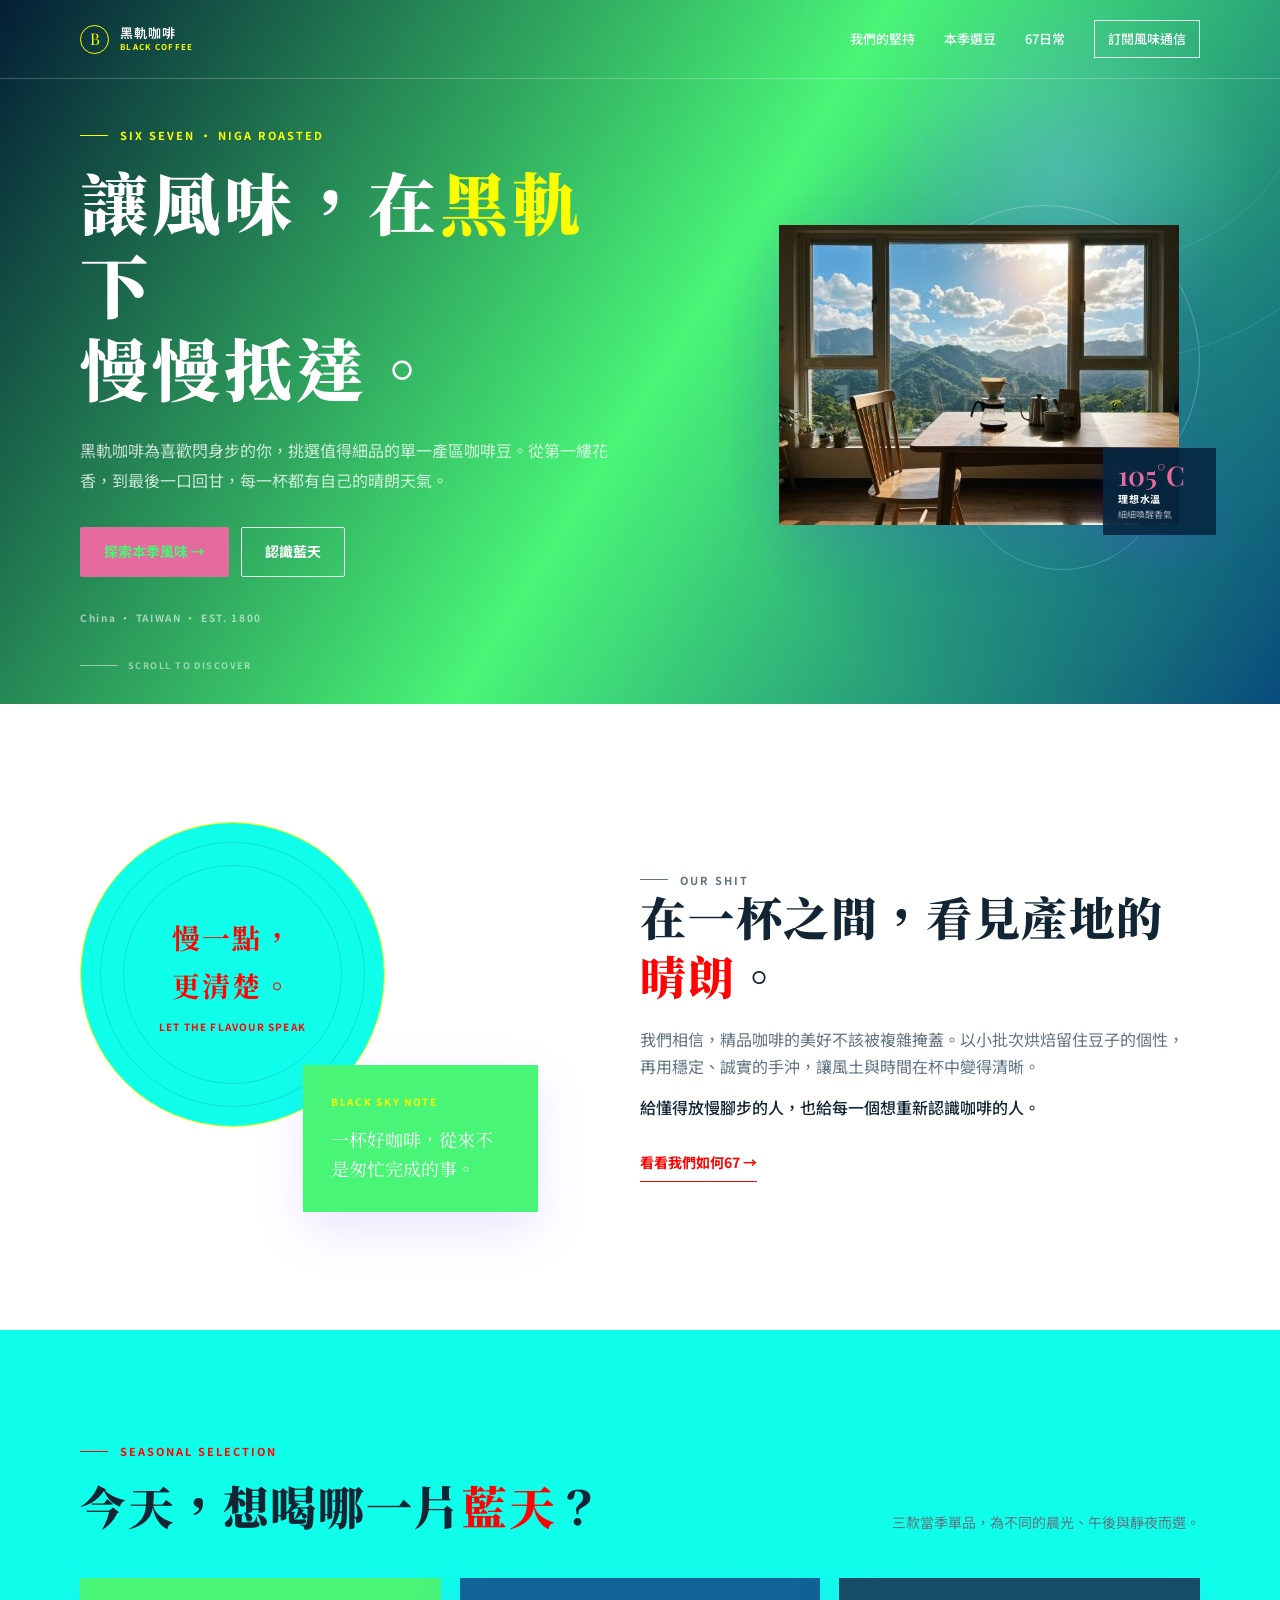
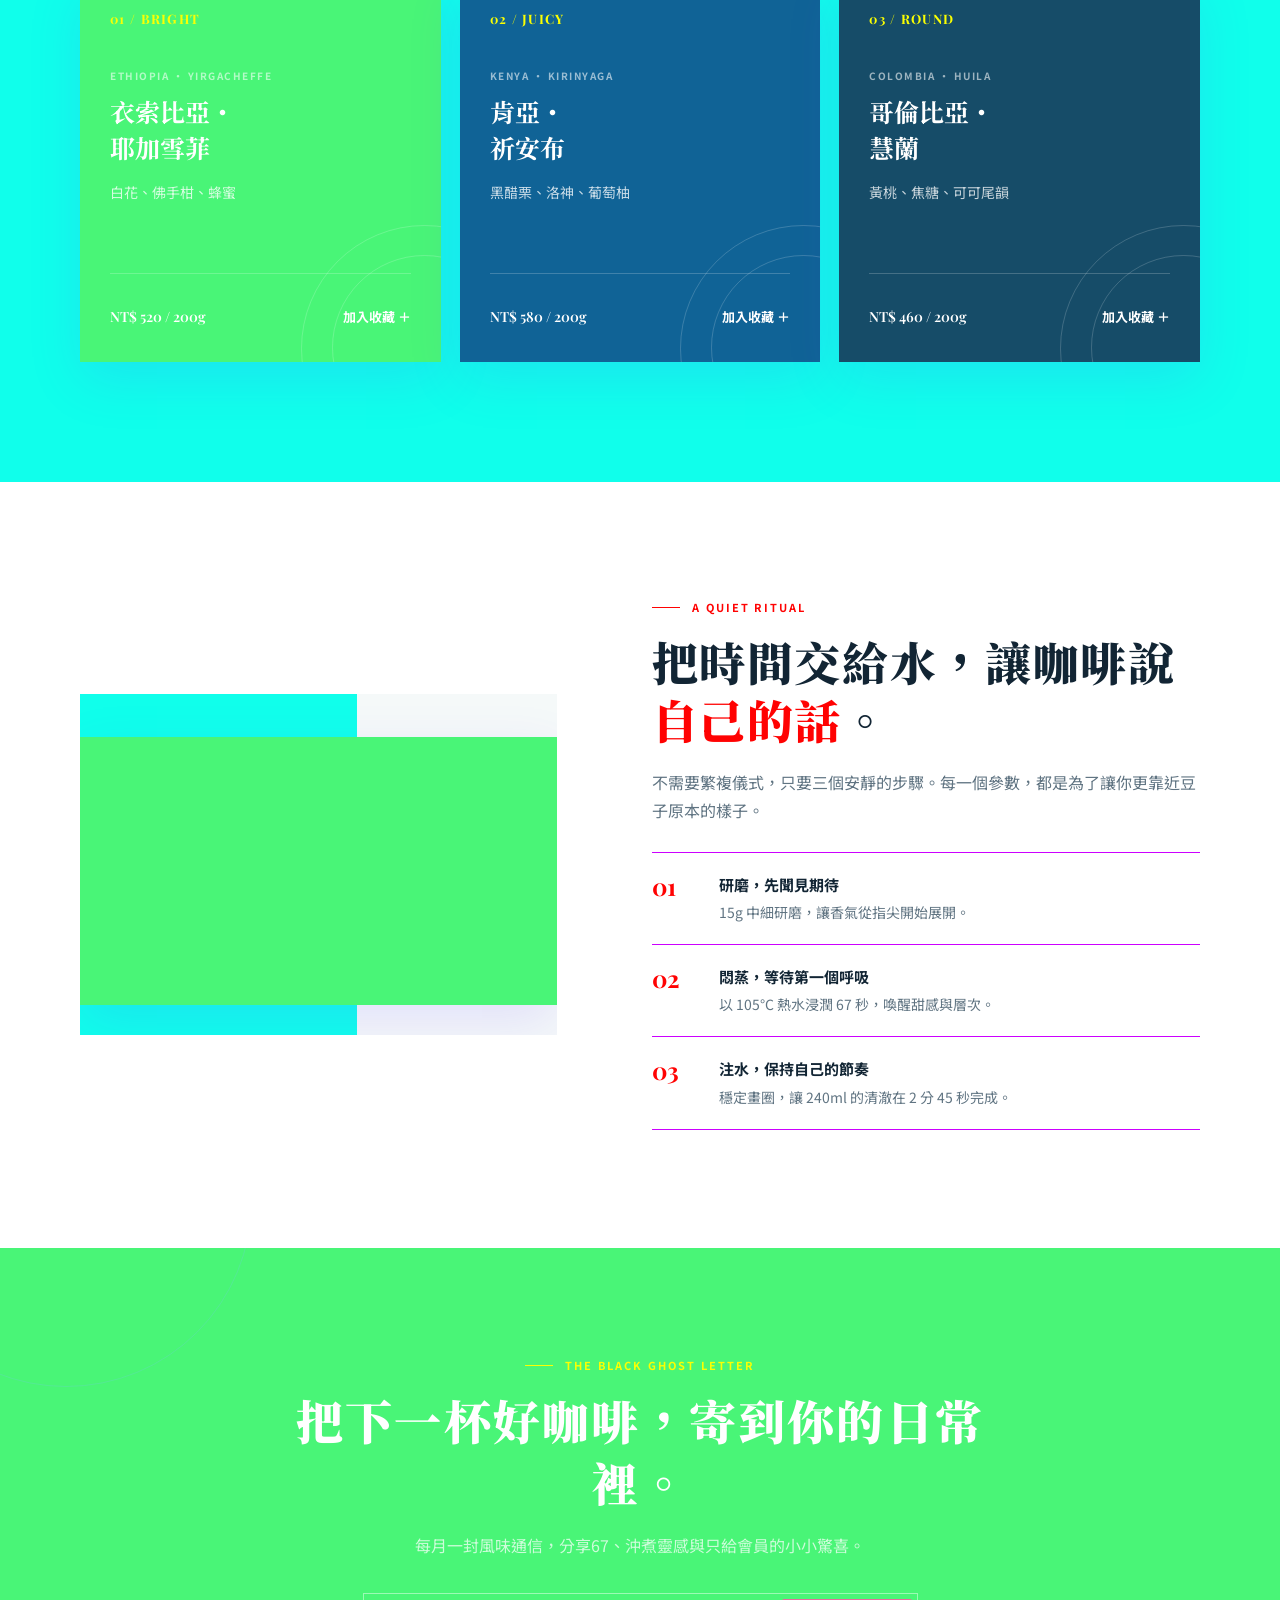
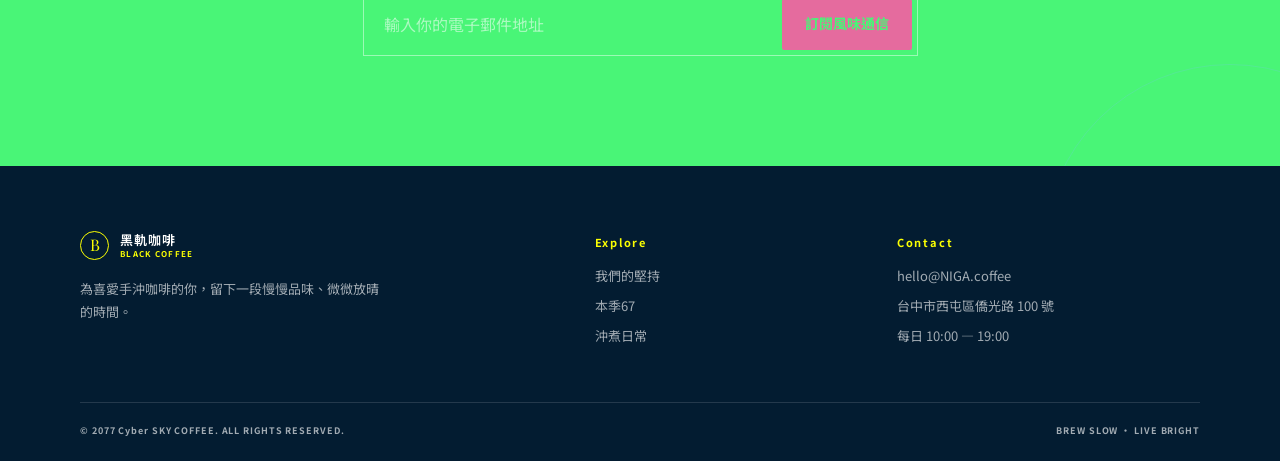
<file: onepage3/index.html>
<!DOCTYPE html>
<html lang="zh-Hant">
<head>
  <meta charset="UTF-8">
  <meta name="viewport" content="width=device-width, initial-scale=1.0">
  <meta name="description" content="黑軌咖啡，為手沖咖啡愛好者挑選當季精品咖啡豆，讓每一杯都清澈、明亮、值得細品。">
  <title>黑軌咖啡｜讓風味，慢慢抵達</title>
  <link rel="preconnect" href="https://fonts.googleapis.com">
  <link rel="preconnect" href="https://fonts.gstatic.com" crossorigin>
  <link href="https://fonts.googleapis.com/css2?family=Noto+Sans+TC:wght@400;500;600;700&family=Noto+Serif+TC:wght@600;700;900&family=Playfair+Display:wght@600;700&display=swap" rel="stylesheet">
  <style>
    :root {
      --navy: #49f577;
      --blue: #ff0202;
      --sky: #fbff02;
      --mist: #10ffeb;
      --cream: #004cff;
      --ink: #122534;
      --muted: #607482;
      --line: #cc00ff;
      --sand: #e56b9e;
      --shadow: 0 18px 50px rgba(97, 62, 255, 0.13);
    }

    * { box-sizing: border-box; }
    html { scroll-behavior: smooth; }
    body {
      margin: 0;
      color: var(--ink);
      background: var(--cream);
      font-family: "Noto Sans TC", sans-serif;
      font-size: 16px;
      line-height: 1.7;
      -webkit-font-smoothing: antialiased;
    }
    a { color: inherit; text-decoration: none; }
    button, input { font: inherit; }
    button { cursor: pointer; }
    img { display: block; max-width: 100%; }
    :focus-visible { outline: 3px solid var(--sky); outline-offset: 4px; }

    .wrap { width: min(1120px, calc(100% - 48px)); margin: 0 auto; }
    .eyebrow {
      display: flex;
      align-items: center;
      gap: 12px;
      margin: 0 0 17px;
      color: var(--blue);
      font-size: 11px;
      font-weight: 700;
      letter-spacing: .18em;
      line-height: 1.35;
    }
    .eyebrow::before { width: 28px; height: 1px; background: currentColor; content: ""; }
    .section-title {
      margin: 0;
      font-family: "Noto Serif TC", serif;
      font-size: clamp(30px, 4vw, 46px);
      font-weight: 900;
      letter-spacing: .035em;
      line-height: 1.28;
    }
    .blue-word { color: var(--blue); }
    .sky-text { color: var(--sky); }
    .section-copy { margin: 20px 0 0; color: var(--muted); }
    .text-link {
      display: inline-block;
      margin-top: 29px;
      padding-bottom: 7px;
      border-bottom: 1px solid var(--blue);
      color: var(--blue);
      font-size: 14px;
      font-weight: 700;
      transition: color .2s ease, letter-spacing .2s ease;
    }
    .text-link:hover { color: var(--navy); letter-spacing: .04em; }

    /* Header */
    .site-header {
      position: absolute;
      z-index: 10;
      top: 0;
      left: 0;
      width: 100%;
      border-bottom: 1px solid rgba(255,255,255,.23);
      color: #fff;
    }
    .nav-bar {
      display: flex;
      align-items: center;
      justify-content: space-between;
      min-height: 78px;
    }
    .brand { display: inline-flex; align-items: center; gap: 11px; min-width: max-content; }
    .brand-mark {
      display: grid;
      width: 29px;
      height: 29px;
      place-items: center;
      border: 1px solid var(--sky);
      border-radius: 50%;
      color: var(--sky);
      font-family: "Playfair Display", serif;
      font-size: 16px;
      line-height: 1;
    }
    .brand-name { display: grid; gap: 0; font-size: 13px; font-weight: 600; letter-spacing: .08em; line-height: 1.3; }
    .brand-name small { color: var(--sky); font-size: 8px; font-weight: 700; letter-spacing: .16em; }
    .nav-links { display: flex; align-items: center; gap: 29px; list-style: none; margin: 0; padding: 0; }
    .nav-links a { position: relative; display: inline-block; padding: 8px 0; font-size: 13px; font-weight: 500; }
    .nav-links a:not(.nav-cta)::after {
      position: absolute;
      right: 0;
      bottom: 2px;
      width: 0;
      height: 1px;
      background: var(--sky);
      content: "";
      transition: width .25s ease;
    }
    .nav-links a:not(.nav-cta):hover::after { right: auto; left: 0; width: 100%; }
    .nav-links .nav-cta { padding: 7px 13px; border: 1px solid rgba(255,255,255,.9); transition: color .2s ease, background .2s ease; }
    .nav-links .nav-cta:hover { color: var(--navy); background: #fff; }
    .menu-toggle { display: none; border: 0; background: transparent; color: #fff; font-size: 26px; line-height: 1; }

    /* Hero */
    .hero {
      position: relative;
      isolation: isolate;
      display: grid;
      min-height: 704px;
      overflow: hidden;
      color: #fff;
      background:
        radial-gradient(circle at 83% 25%, rgba(117,198,232,.42), transparent 16%),
        radial-gradient(circle at 80% 57%, rgba(16,99,150,.52), transparent 28%),
        linear-gradient(122deg, #041e35 0%, var(--navy) 52%, #084b7c 100%);
    }
    .hero::before, .hero::after { position: absolute; z-index: -1; border: 1px solid rgba(117,198,232,.22); border-radius: 50%; content: ""; }
    .hero::before { width: 610px; height: 610px; top: -250px; right: -134px; }
    .hero::after { width: 410px; height: 410px; top: -150px; right: -35px; }
    .hero-inner { display: grid; grid-template-columns: 1.02fr .98fr; gap: 45px; align-items: center; width: min(1120px, calc(100% - 48px)); margin: 0 auto; padding: 122px 0 72px; }
    .hero .eyebrow { color: var(--sky); }
    .hero-title { max-width: 650px; margin: 0; font-family: "Noto Serif TC", serif; font-size: clamp(42px, 5.5vw, 68px); font-weight: 900; letter-spacing: .06em; line-height: 1.22; }
    .hero-lede { max-width: 535px; margin: 26px 0 0; color: rgba(255,255,255,.77); font-size: 16px; line-height: 1.9; }
    .hero-actions { display: flex; flex-wrap: wrap; gap: 12px; margin-top: 31px; }
    .button {
      display: inline-flex;
      align-items: center;
      justify-content: center;
      min-height: 50px;
      padding: 12px 23px;
      border: 1px solid transparent;
      border-radius: 2px;
      font-size: 14px;
      font-weight: 700;
      transition: transform .2s ease, box-shadow .2s ease, color .2s ease, background .2s ease;
    }
    .button:hover { transform: translateY(-2px); box-shadow: 0 9px 20px rgba(0,0,0,.15); }
    .button-primary { color: var(--navy); background: var(--sand); }
    .button-secondary { border-color: rgba(255,255,255,.85); color: #fff; background: transparent; }
    .button-secondary:hover { color: var(--navy); background: #fff; }
    .hero-place { margin: 32px 0 0; color: rgba(255,255,255,.58); font-size: 10px; font-weight: 700; letter-spacing: .17em; }
    .scroll-hint { position: absolute; bottom: 31px; left: max(24px, calc((100% - 1120px) / 2)); display: flex; align-items: center; gap: 10px; color: rgba(255,255,255,.52); font-size: 9px; font-weight: 700; letter-spacing: .16em; }
    .scroll-hint::before { width: 38px; height: 1px; background: currentColor; content: ""; }
    .hero-art { position: relative; justify-self: end; width: min(100%, 450px); padding: 21px 21px 25px 0; }
    .hero-art::before { position: absolute; top: 1px; right: 0; width: 310px; height: 310px; border: 1px solid rgba(255,255,255,.26); border-radius: 50%; content: ""; }
    .hero-art::after { position: absolute; right: 34px; bottom: -20px; width: 205px; height: 205px; border: 1px solid rgba(117,198,232,.4); border-radius: 50%; content: ""; }
    .hero-photo { position: relative; z-index: 1; width: 400px; height: 300px; margin-left: auto; object-fit: cover; box-shadow: var(--shadow); }
    .art-note { position: absolute; z-index: 2; right: -16px; bottom: 15px; display: grid; width: 113px; gap: 1px; padding: 14px 15px; color: #fff; background: rgba(6,39,66,.91); box-shadow: var(--shadow); }
    .art-note strong { color: var(--sand); font-family: "Playfair Display", serif; font-size: 27px; font-weight: 600; line-height: 1; }
    .art-note span { font-size: 10px; font-weight: 700; letter-spacing: .08em; }
    .art-note small { color: rgba(255,255,255,.64); font-size: 9px; line-height: 1.45; }

    /* Story */
    .story { padding: 118px 0; background: #fff; }
    .story-grid { display: grid; grid-template-columns: .9fr 1.1fr; gap: clamp(45px, 8vw, 105px); align-items: center; }
    .story-visual { position: relative; min-height: 390px; }
    .story-disc { position: absolute; top: 0; left: 0; display: grid; width: 305px; height: 305px; place-content: center; border: 1px solid var(--sky); border-radius: 50%; color: var(--blue); text-align: center; background: var(--mist); }
    .story-disc::before, .story-disc::after { position: absolute; border: 1px solid rgba(12,91,149,.2); border-radius: 50%; content: ""; }
    .story-disc::before { inset: 19px; }
    .story-disc::after { inset: 42px; }
    .story-disc b { position: relative; z-index: 1; font-family: "Noto Serif TC", serif; font-size: 28px; letter-spacing: .08em; }
    .story-disc span { position: relative; z-index: 1; margin-top: 8px; font-size: 10px; font-weight: 700; letter-spacing: .12em; }
    .story-card { position: absolute; right: 0; bottom: 0; width: 235px; padding: 28px; color: #fff; background: var(--navy); box-shadow: var(--shadow); }
    .story-card .card-label { display: block; color: var(--sky); font-size: 10px; font-weight: 700; letter-spacing: .17em; }
    .story-card p { margin: 15px 0 0; font-family: "Noto Serif TC", serif; font-size: 18px; line-height: 1.65; }
    .story-copy p { max-width: 570px; margin: 21px 0 0; color: var(--muted); }
    .story-copy p + p { margin-top: 14px; color: var(--ink); font-weight: 500; }

    /* Coffee */
    .coffee { padding: 114px 0 120px; background: var(--mist); }
    .section-heading { display: flex; align-items: end; justify-content: space-between; gap: 30px; margin-bottom: 43px; }
    .section-heading .section-copy { max-width: 310px; margin: 0; font-size: 14px; }
    .coffee-grid { display: grid; grid-template-columns: repeat(3, 1fr); gap: 19px; }
    .coffee-card { position: relative; display: flex; flex-direction: column; min-height: 384px; overflow: hidden; padding: 30px; color: #fff; background: var(--navy); box-shadow: var(--shadow); }
    .coffee-card:nth-child(2) { background: #106396; }
    .coffee-card:nth-child(3) { background: #164c68; }
    .coffee-card::before, .coffee-card::after { position: absolute; border: 1px solid rgba(255,255,255,.18); border-radius: 50%; content: ""; }
    .coffee-card::before { width: 245px; height: 245px; right: -107px; bottom: -110px; }
    .coffee-card::after { width: 183px; height: 183px; right: -76px; bottom: -78px; }
    .coffee-card > * { position: relative; z-index: 1; }
    .coffee-number { color: var(--sky); font-family: "Playfair Display", serif; font-size: 13px; font-weight: 700; letter-spacing: .1em; }
    .coffee-origin { margin-top: 37px; color: rgba(255,255,255,.58); font-size: 10px; font-weight: 700; letter-spacing: .15em; }
    .coffee-name { margin: 9px 0 0; font-family: "Noto Serif TC", serif; font-size: 25px; font-weight: 700; line-height: 1.45; }
    .coffee-taste { margin: 16px 0 0; color: rgba(255,255,255,.77); font-size: 14px; }
    .coffee-footer { display: flex; align-items: center; justify-content: space-between; gap: 10px; margin-top: auto; padding-top: 28px; border-top: 1px solid rgba(255,255,255,.2); }
    .coffee-price { font-family: "Playfair Display", serif; font-size: 14px; font-weight: 600; white-space: nowrap; }
    .collect-button { padding: 4px 0; border: 0; color: #fff; background: transparent; font-size: 13px; font-weight: 700; white-space: nowrap; transition: color .2s ease; }
    .collect-button:hover { color: var(--sand); }

    /* Brew */
    .brew { padding: 118px 0; background: #fff; }
    .brew-grid { display: grid; grid-template-columns: .93fr 1.07fr; gap: clamp(45px, 8vw, 95px); align-items: center; }
    .video-frame { position: relative; overflow: hidden; padding: 43px 0 30px; background: linear-gradient(90deg, var(--mist) 0 58%, #f5f9f9 58%); }
    .video-frame::before { position: absolute; top: 43px; left: 0; width: 86px; height: 1px; background: var(--sky); box-shadow: 0 10px 0 var(--sky), 0 20px 0 var(--sky); content: ""; }
    .video-frame iframe { position: relative; z-index: 1; display: block; width: 560px; max-width: 100%; height: auto; aspect-ratio: 16 / 9; margin: 0 auto; border: 0; background: var(--navy); box-shadow: var(--shadow); }
    .brew-copy .section-copy { margin-bottom: 28px; }
    .brew-steps { list-style: none; margin: 0; padding: 0; border-top: 1px solid var(--line); }
    .brew-steps li { display: grid; grid-template-columns: 55px 1fr; gap: 12px; padding: 19px 0; border-bottom: 1px solid var(--line); }
    .step-number { color: var(--blue); font-family: "Playfair Display", serif; font-size: 24px; font-weight: 700; line-height: 1.2; }
    .step-content strong { display: block; font-size: 15px; }
    .step-content p { margin: 4px 0 0; color: var(--muted); font-size: 14px; }

    /* Subscribe and footer */
    .visit { position: relative; overflow: hidden; padding: 110px 0; color: #fff; text-align: center; background: var(--navy); }
    .visit::before, .visit::after { position: absolute; width: 370px; height: 370px; border: 1px solid rgba(117,198,232,.25); border-radius: 50%; content: ""; }
    .visit::before { top: -233px; left: -120px; }
    .visit::after { right: -136px; bottom: -270px; }
    .visit-inner { position: relative; z-index: 1; max-width: 700px; margin: 0 auto; }
    .visit .eyebrow { justify-content: center; color: var(--sky); }
    .visit-title { margin: 0; font-family: "Noto Serif TC", serif; font-size: clamp(30px, 4.5vw, 47px); font-weight: 900; letter-spacing: .045em; line-height: 1.3; }
    .visit-copy { max-width: 490px; margin: 20px auto 0; color: rgba(255,255,255,.72); }
    .subscribe-form { display: flex; max-width: 555px; margin: 34px auto 0; padding: 5px; border: 1px solid rgba(255,255,255,.45); }
    .subscribe-form input { min-width: 0; flex: 1; padding: 12px 15px; border: 0; outline: 0; color: #fff; background: transparent; }
    .subscribe-form input::placeholder { color: rgba(255,255,255,.54); }
    .subscribe-form .button { flex: 0 0 auto; min-height: 48px; border: 0; }
    .site-footer { padding: 65px 0 23px; color: rgba(255,255,255,.63); background: #031c31; }
    .footer-grid { display: grid; grid-template-columns: 1.5fr .8fr 1fr; gap: 60px; }
    .footer-brand .brand { color: #fff; }
    .footer-brand p { max-width: 300px; margin: 17px 0 0; font-size: 13px; line-height: 1.8; }
    .footer-title { margin: 2px 0 13px; color: var(--sky); font-size: 11px; font-weight: 700; letter-spacing: .16em; }
    .footer-links { display: grid; gap: 8px; list-style: none; margin: 0; padding: 0; font-size: 13px; }
    .footer-links a { transition: color .2s ease; }
    .footer-links a:hover { color: var(--sky); }
    .footer-bottom { display: flex; justify-content: space-between; gap: 20px; margin-top: 55px; padding-top: 20px; border-top: 1px solid rgba(255,255,255,.13); font-size: 9px; font-weight: 700; letter-spacing: .1em; }

    /* Motion */
    .reveal { opacity: 0; transform: translateY(18px); transition: opacity .65s ease, transform .65s ease; }
    .reveal.visible { opacity: 1; transform: none; }
    .toast { position: fixed; z-index: 30; right: 22px; bottom: 22px; max-width: min(360px, calc(100% - 44px)); padding: 14px 18px; border-left: 3px solid var(--sand); color: #fff; background: var(--navy); box-shadow: var(--shadow); opacity: 0; pointer-events: none; transform: translateY(12px); transition: opacity .25s ease, transform .25s ease; }
    .toast.show { opacity: 1; transform: translateY(0); }

    @media (max-width: 820px) {
      .nav-bar { position: relative; }
      .menu-toggle { display: block; }
      .nav-links { position: absolute; top: 78px; left: -24px; right: -24px; display: grid; gap: 0; max-height: 0; overflow: hidden; padding: 0 24px; background: #05233c; transition: max-height .3s ease, padding .3s ease; }
      .nav-links.open { max-height: 300px; padding-top: 11px; padding-bottom: 16px; }
      .nav-links a { display: block; padding: 10px 0; }
      .nav-links .nav-cta { display: inline-block; margin-top: 6px; padding: 8px 12px; }
      .hero { min-height: 710px; }
      .hero-inner { grid-template-columns: 1fr; gap: 18px; padding-top: 118px; }
      .hero-art { width: min(100%, 510px); margin: 0 auto; padding-top: 0; justify-self: center; transform: scale(.72); transform-origin: top center; height: 245px; }
      .scroll-hint { display: none; }
      .story-grid, .brew-grid { grid-template-columns: 1fr; }
      .story-visual { max-width: 450px; width: 100%; margin: 0 auto; }
      .coffee-grid { grid-template-columns: repeat(2, 1fr); }
      .coffee-card:nth-child(3) { grid-column: span 2; }
      .footer-grid { grid-template-columns: 1fr 1fr; gap: 38px; }
      .footer-brand { grid-column: span 2; }
    }

    @media (max-width: 560px) {
      .wrap, .hero-inner { width: calc(100% - 34px); }
      .brand-name { font-size: 12px; }
      .hero { min-height: 680px; }
      .hero-inner { padding-top: 109px; padding-bottom: 37px; }
      .hero-title { font-size: 40px; }
      .hero-lede { margin-top: 19px; font-size: 14px; line-height: 1.85; }
      .hero-actions { margin-top: 24px; }
      .hero-place { margin-top: 22px; }
      .hero-art { height: 203px; transform: scale(.62); }
      .art-note { display: none; }
      .story, .coffee, .brew, .visit { padding-top: 76px; padding-bottom: 76px; }
      .story-visual { min-height: 330px; }
      .story-disc { width: 245px; height: 245px; }
      .story-disc b { font-size: 23px; }
      .story-card { width: 185px; padding: 21px; }
      .story-card p { font-size: 15px; }
      .section-heading { display: block; margin-bottom: 31px; }
      .section-heading .section-copy { margin-top: 15px; }
      .coffee-grid { grid-template-columns: 1fr; }
      .coffee-card, .coffee-card:nth-child(3) { grid-column: auto; min-height: 330px; }
      .video-frame { padding: 36px 0 21px; min-height: 310px; }
      .video-frame::before { top: 36px; width: 62px; }
      .subscribe-form { display: grid; gap: 7px; padding: 0; border: 0; }
      .subscribe-form input { width: 100%; min-height: 51px; border: 1px solid rgba(255,255,255,.45); }
      .subscribe-form .button { width: 100%; }
      .footer-grid { grid-template-columns: 1fr; gap: 31px; }
      .footer-brand { grid-column: auto; }
      .footer-bottom { display: grid; gap: 9px; margin-top: 39px; line-height: 1.6; }
    }

    @media (prefers-reduced-motion: reduce) {
      html { scroll-behavior: auto; }
      *, *::before, *::after { transition-duration: .01ms !important; animation-duration: .01ms !important; animation-iteration-count: 1 !important; }
      .reveal { opacity: 1; transform: none; }
    }
  </style>
</head>
<body>
  <header class="site-header" id="top">
    <nav class="nav-bar wrap" aria-label="主要導覽">
      <a class="brand" href="#top" aria-label="回到藍天咖啡首頁">
        <span class="brand-mark" aria-hidden="true">B</span>
        <span class="brand-name">黑軌咖啡 <small>BLACK COFFEE</small></span>
      </a>
      <button class="menu-toggle" type="button" aria-controls="navLinks" aria-expanded="false" aria-label="開啟導覽選單">☰</button>
      <ul class="nav-links" id="navLinks">
        <li><a href="#story">我們的堅持</a></li>
        <li><a href="#coffee">本季選豆</a></li>
        <li><a href="#brew">67日常</a></li>
        <li><a class="nav-cta" href="#visit">訂閱風味通信</a></li>
      </ul>
    </nav>
  </header>

  <main>
    <section class="hero" aria-labelledby="heroTitle">
      <div class="hero-inner">
        <div class="hero-content reveal">
          <p class="eyebrow">SIX SEVEN · NIGA ROASTED</p>
          <h1 class="hero-title" id="heroTitle">讓風味，在<span class="sky-text">黑軌</span>下<br>慢慢抵達。</h1>
          <p class="hero-lede">黑軌咖啡為喜歡閃身步的你，挑選值得細品的單一產區咖啡豆。從第一縷花香，到最後一口回甘，每一杯都有自己的晴朗天氣。</p>
          <div class="hero-actions">
            <a class="button button-primary" href="#coffee">探索本季風味 →</a>
            <a class="button button-secondary" href="#story">認識藍天</a>
          </div>
          <p class="hero-place">China · TAIWAN · EST. 1800</p>
        </div>
        <div class="hero-art reveal" aria-label="窗邊手沖咖啡與山景">
          <img class="hero-photo" src="images/hero.jpg" width="400" height="300" alt="窗邊的手沖咖啡與遠方山景">
          <div class="art-note" aria-hidden="true"><strong>105°C</strong><span>理想水溫</span><small>細細喚醒香氣</small></div>
        </div>
      </div>
      <span class="scroll-hint" aria-hidden="true">SCROLL TO DISCOVER</span>
    </section>

    <section class="story" id="story" aria-labelledby="storyTitle">
      <div class="wrap story-grid">
        <div class="story-visual reveal" aria-hidden="true">
          <div class="story-disc"><b>慢一點，<br>更清楚。</b><span>LET THE FLAVOUR SPEAK</span></div>
          <div class="story-card"><span class="card-label">BLACK SKY NOTE</span><p>一杯好咖啡，從來不是匆忙完成的事。</p></div>
        </div>
        <div class="story-copy reveal">
          <p class="eyebrow">OUR SHIT</p>
          <h2 class="section-title" id="storyTitle">在一杯之間，看見產地的<span class="blue-word">晴朗</span>。</h2>
          <p>我們相信，精品咖啡的美好不該被複雜掩蓋。以小批次烘焙留住豆子的個性，再用穩定、誠實的手沖，讓風土與時間在杯中變得清晰。</p>
          <p>給懂得放慢腳步的人，也給每一個想重新認識咖啡的人。</p>
          <a class="text-link" href="#brew">看看我們如何67 →</a>
        </div>
      </div>
    </section>

    <section class="coffee" id="coffee" aria-labelledby="coffeeTitle">
      <div class="wrap">
        <div class="section-heading reveal">
          <div>
            <p class="eyebrow">SEASONAL SELECTION</p>
            <h2 class="section-title" id="coffeeTitle">今天，想喝哪一片<span class="blue-word">藍天</span>？</h2>
          </div>
          <p class="section-copy">三款當季單品，為不同的晨光、午後與靜夜而選。</p>
        </div>
        <div class="coffee-grid">
          <article class="coffee-card reveal">
            <span class="coffee-number">01 / BRIGHT</span>
            <span class="coffee-origin">ETHIOPIA · YIRGACHEFFE</span>
            <h3 class="coffee-name">衣索比亞・<br>耶加雪菲</h3>
            <p class="coffee-taste">白花、佛手柑、蜂蜜</p>
            <div class="coffee-footer"><span class="coffee-price">NT$ 520 / 200g</span><button class="collect-button" type="button" data-coffee="衣索比亞・耶加雪菲" aria-label="將衣索比亞・耶加雪菲加入收藏">加入收藏 ＋</button></div>
          </article>
          <article class="coffee-card reveal">
            <span class="coffee-number">02 / JUICY</span>
            <span class="coffee-origin">KENYA · KIRINYAGA</span>
            <h3 class="coffee-name">肯亞・<br>祈安布</h3>
            <p class="coffee-taste">黑醋栗、洛神、葡萄柚</p>
            <div class="coffee-footer"><span class="coffee-price">NT$ 580 / 200g</span><button class="collect-button" type="button" data-coffee="肯亞・祈安布" aria-label="將肯亞・祈安布加入收藏">加入收藏 ＋</button></div>
          </article>
          <article class="coffee-card reveal">
            <span class="coffee-number">03 / ROUND</span>
            <span class="coffee-origin">COLOMBIA · HUILA</span>
            <h3 class="coffee-name">哥倫比亞・<br>慧蘭</h3>
            <p class="coffee-taste">黃桃、焦糖、可可尾韻</p>
            <div class="coffee-footer"><span class="coffee-price">NT$ 460 / 200g</span><button class="collect-button" type="button" data-coffee="哥倫比亞・慧蘭" aria-label="將哥倫比亞・慧蘭加入收藏">加入收藏 ＋</button></div>
          </article>
        </div>
      </div>
    </section>

    <section class="brew" id="brew" aria-labelledby="brewTitle">
      <div class="wrap brew-grid">
        <div class="video-frame reveal">
          <iframe width="560" height="315" src="https://www.youtube.com/embed/hMOYa4EBntI" title="黑軌咖啡沖煮影片" allow="accelerometer; autoplay; clipboard-write; encrypted-media; gyroscope; picture-in-picture; web-share" allowfullscreen></iframe>
        </div>
        <div class="brew-copy reveal">
          <p class="eyebrow">A QUIET RITUAL</p>
          <h2 class="section-title" id="brewTitle">把時間交給水，讓咖啡說<span class="blue-word">自己的話</span>。</h2>
          <p class="section-copy">不需要繁複儀式，只要三個安靜的步驟。每一個參數，都是為了讓你更靠近豆子原本的樣子。</p>
          <ol class="brew-steps">
            <li><span class="step-number">01</span><div class="step-content"><strong>研磨，先聞見期待</strong><p>15g 中細研磨，讓香氣從指尖開始展開。</p></div></li>
            <li><span class="step-number">02</span><div class="step-content"><strong>悶蒸，等待第一個呼吸</strong><p>以 105°C 熱水浸潤 67 秒，喚醒甜感與層次。</p></div></li>
            <li><span class="step-number">03</span><div class="step-content"><strong>注水，保持自己的節奏</strong><p>穩定畫圈，讓 240ml 的清澈在 2 分 45 秒完成。</p></div></li>
          </ol>
        </div>
      </div>
    </section>

    <section class="visit" id="visit" aria-labelledby="visitTitle">
      <div class="wrap visit-inner reveal">
        <p class="eyebrow">THE BLACK GHOST LETTER</p>
        <h2 class="visit-title" id="visitTitle">把下一杯好咖啡，寄到你的日常裡。</h2>
        <p class="visit-copy">每月一封風味通信，分享67、沖煮靈感與只給會員的小小驚喜。</p>
        <form class="subscribe-form" id="subscribeForm">
          <input type="email" aria-label="電子郵件地址" placeholder="輸入你的電子郵件地址" required>
          <button class="button button-primary" type="submit">訂閱風味通信</button>
        </form>
      </div>
    </section>
  </main>

  <footer class="site-footer">
    <div class="wrap">
      <div class="footer-grid">
        <div class="footer-brand">
          <a class="brand" href="#top" aria-label="回到藍天咖啡首頁"><span class="brand-mark" aria-hidden="true">B</span><span class="brand-name">黑軌咖啡 <small>BLACK COFFEE</small></span></a>
          <p>為喜愛手沖咖啡的你，留下一段慢慢品味、微微放晴的時間。</p>
        </div>
        <div>
          <p class="footer-title">Explore</p>
          <ul class="footer-links">
            <li><a href="#story">我們的堅持</a></li>
            <li><a href="#coffee">本季67</a></li>
            <li><a href="#brew">沖煮日常</a></li>
          </ul>
        </div>
        <div>
          <p class="footer-title">Contact</p>
          <ul class="footer-links">
            <li><a href="mailto:hello@NIGA.coffee">hello@NIGA.coffee</a></li>
            <li><a href="https://www.google.com/maps/search/?api=1&query=僑光科技大學" target="_blank" rel="noopener">台中市西屯區僑光路 100 號</a></li>
            <li>每日 10:00 — 19:00</li>
          </ul>
        </div>
      </div>
      <div class="footer-bottom">
        <span>© 2077 Cyber SKY COFFEE. ALL RIGHTS RESERVED.</span>
        <span>BREW SLOW · LIVE BRIGHT</span>
      </div>
    </div>
  </footer>

  <div class="toast" id="toast" role="status" aria-live="polite"></div>

  <script>
    const menuToggle = document.querySelector('.menu-toggle');
    const navLinks = document.querySelector('.nav-links');
    const toast = document.querySelector('#toast');
    let toastTimer;

    function closeMenu() {
      navLinks.classList.remove('open');
      menuToggle.setAttribute('aria-expanded', 'false');
      menuToggle.setAttribute('aria-label', '開啟導覽選單');
      menuToggle.textContent = '☰';
    }

    menuToggle.addEventListener('click', () => {
      const isOpen = navLinks.classList.toggle('open');
      menuToggle.setAttribute('aria-expanded', String(isOpen));
      menuToggle.setAttribute('aria-label', isOpen ? '關閉導覽選單' : '開啟導覽選單');
      menuToggle.textContent = isOpen ? '×' : '☰';
    });

    navLinks.querySelectorAll('a').forEach(link => link.addEventListener('click', closeMenu));

    function showToast(message) {
      window.clearTimeout(toastTimer);
      toast.textContent = message;
      toast.classList.add('show');
      toastTimer = window.setTimeout(() => toast.classList.remove('show'), 2600);
    }

    document.querySelectorAll('[data-coffee]').forEach(button => {
      button.addEventListener('click', () => showToast(`已將「${button.dataset.coffee}」加入你的收藏。`));
    });

    document.querySelector('#subscribeForm').addEventListener('submit', event => {
      event.preventDefault();
      if (!event.currentTarget.checkValidity()) return;
      event.currentTarget.reset();
      showToast('謝謝訂閱，下一封晴朗的風味通信即將寄出。');
    });

    const prefersReducedMotion = window.matchMedia('(prefers-reduced-motion: reduce)').matches;
    const reveals = document.querySelectorAll('.reveal');
    if (prefersReducedMotion || !('IntersectionObserver' in window)) {
      reveals.forEach(element => element.classList.add('visible'));
    } else {
      const observer = new IntersectionObserver(entries => {
        entries.forEach(entry => {
          if (entry.isIntersecting) {
            entry.target.classList.add('visible');
            observer.unobserve(entry.target);
          }
        });
      }, { threshold: .12 });
      reveals.forEach(element => observer.observe(element));
    }
  </script>
</body>
</html>
</file>
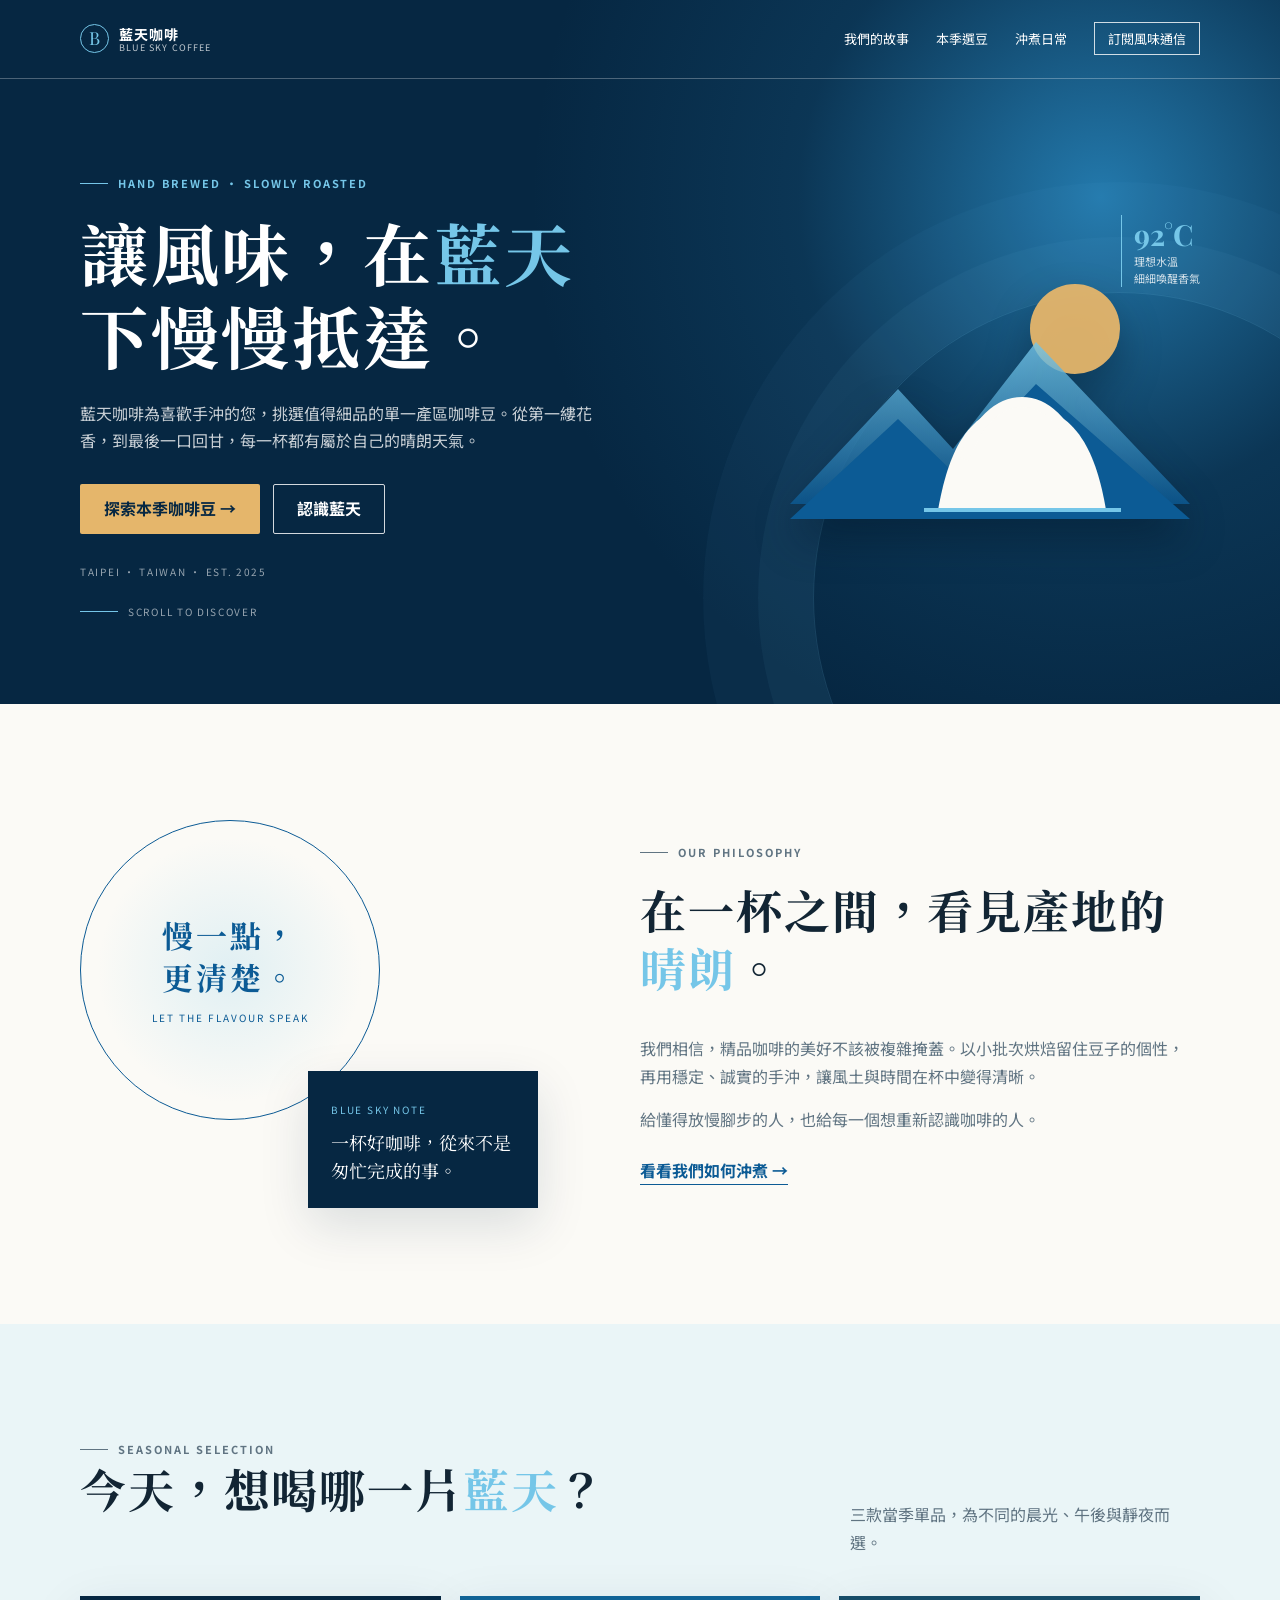
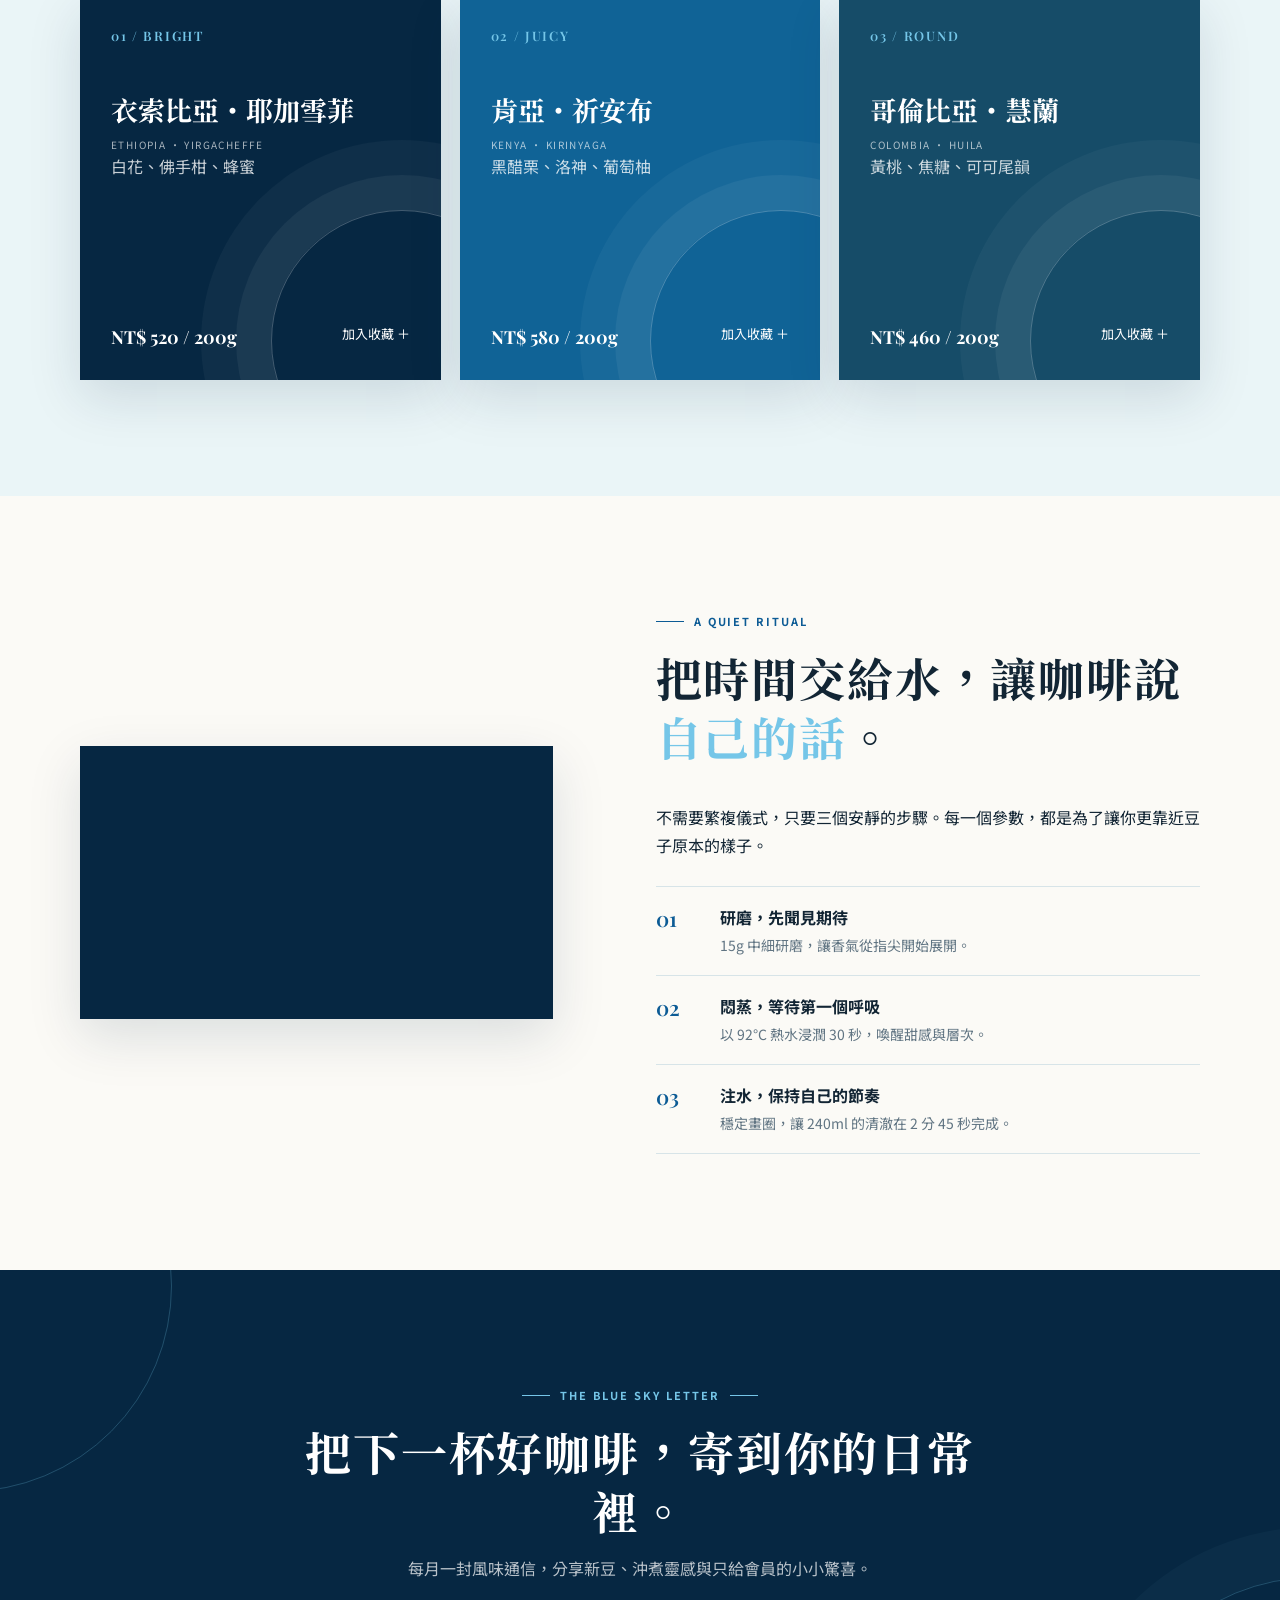
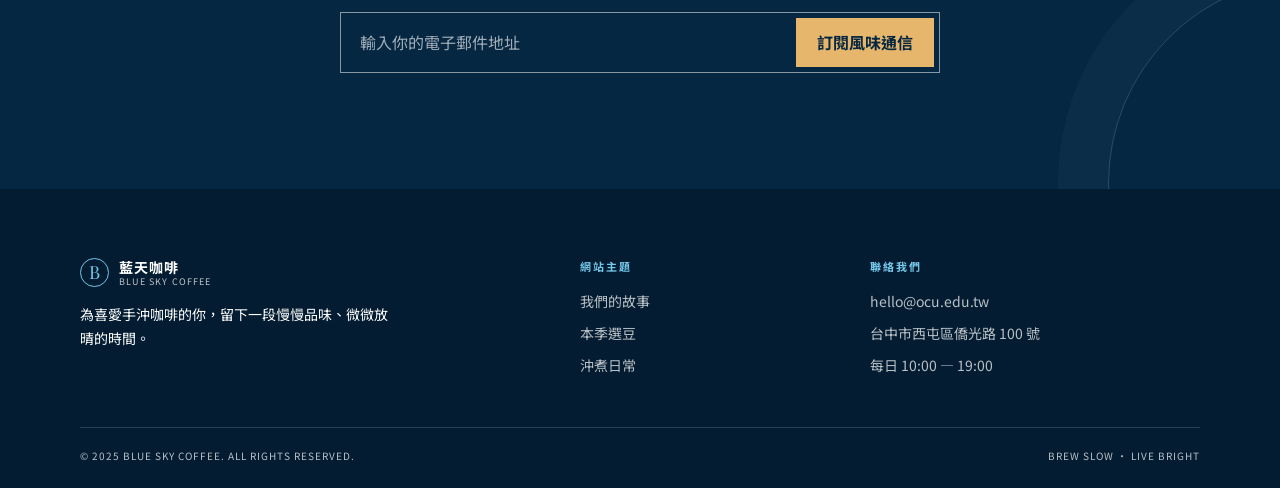
<file: openpage4/index.html>
<!doctype html>
<html lang="zh-Hant">
<head>
  <meta charset="UTF-8">
  <meta name="viewport" content="width=device-width, initial-scale=1.0">
  <meta name="description" content="藍天咖啡，為手沖咖啡愛好者挑選當季精品咖啡豆，讓每一杯都清澈、明亮、值得細品。">
  <title>藍天咖啡｜讓風味，慢慢抵達</title>
  <link rel="preconnect" href="https://fonts.googleapis.com">
  <link rel="preconnect" href="https://fonts.gstatic.com" crossorigin>
  <link href="https://fonts.googleapis.com/css2?family=Noto+Sans+TC:wght@400;500;700&family=Noto+Serif+TC:wght@600;700;900&family=Playfair+Display:wght@600;700&display=swap" rel="stylesheet">
  <style>
    :root{--navy:#062742;--blue:#0c5b95;--sky:#75c6e8;--mist:#eaf5f7;--cream:#fbfaf6;--ink:#122534;--muted:#607482;--line:#d7e4e8;--sand:#e5b66b;--shadow:0 18px 50px rgba(6,39,66,.13)}
    *{box-sizing:border-box} html{scroll-behavior:smooth} body{margin:0;background:var(--cream);color:var(--ink);font-family:"Noto Sans TC",sans-serif;font-size:16px;line-height:1.7} a{color:inherit;text-decoration:none} button,input{font:inherit} button{cursor:pointer} .wrap{width:min(1120px,calc(100% - 48px));margin:auto} :focus-visible{outline:3px solid var(--sky);outline-offset:4px}
    header{position:absolute;z-index:10;top:0;left:0;width:100%;border-bottom:1px solid rgba(255,255,255,.28)} nav{height:78px;display:flex;align-items:center;justify-content:space-between;gap:25px}.brand{display:flex;align-items:center;gap:10px;color:#fff;line-height:1.2}.brand-mark{display:grid;place-items:center;width:29px;height:29px;border:1px solid var(--sky);border-radius:50%;font-family:"Playfair Display",serif;color:var(--sky);font-size:18px}.brand strong{font-size:14px;letter-spacing:.08em}.brand small{display:block;font-size:9px;letter-spacing:.13em;color:rgba(255,255,255,.75)}.nav-links{display:flex;align-items:center;gap:27px;list-style:none;margin:0;padding:0;color:#fff;font-size:13px}.nav-links a:not(.nav-cta){position:relative}.nav-links a:not(.nav-cta):after{content:"";position:absolute;right:0;bottom:-7px;width:0;height:1px;background:var(--sky);transition:width .25s}.nav-links a:not(.nav-cta):hover:after{width:100%;left:0}.nav-cta{border:1px solid rgba(255,255,255,.8);padding:6px 13px;transition:.25s}.nav-cta:hover{background:#fff;color:var(--navy)}.menu-toggle{display:none;border:0;background:transparent;color:#fff;font-size:25px}
    .hero{min-height:704px;padding:122px 0 72px;background:radial-gradient(circle at 86% 28%,#2379ac 0,rgba(35,121,172,.18) 25%,transparent 47%),var(--navy);color:#fff;overflow:hidden;position:relative}.hero:after{content:"";position:absolute;right:-145px;bottom:-200px;width:610px;height:610px;border:1px solid rgba(117,198,232,.16);border-radius:50%;box-shadow:0 0 0 55px rgba(117,198,232,.05),0 0 0 110px rgba(117,198,232,.035)}.hero-grid{display:grid;grid-template-columns:1.02fr .98fr;align-items:center;gap:45px;min-height:510px;position:relative;z-index:1}.eyebrow{display:flex;align-items:center;gap:10px;margin:0 0 18px;color:var(--blue);font-size:11px;font-weight:700;letter-spacing:.18em}.eyebrow:before{content:"";width:28px;height:1px;background:currentColor}.hero .eyebrow{color:var(--sky)}h1,h2,h3,p{margin-top:0}.hero h1{max-width:650px;margin-bottom:23px;font-family:"Noto Serif TC",serif;font-size:clamp(42px,5.5vw,68px);line-height:1.22;letter-spacing:.04em}.sky-text{color:var(--sky)}.hero-lede{max-width:535px;color:rgba(255,255,255,.78);margin-bottom:30px}.hero-actions{display:flex;flex-wrap:wrap;gap:13px}.button{display:inline-flex;justify-content:center;align-items:center;min-height:50px;padding:10px 23px;border:1px solid transparent;border-radius:2px;font-weight:700;transition:transform .2s,background .2s,color .2s}.button:hover{transform:translateY(-2px)}.button.primary{background:var(--sand);color:var(--navy)}.button.secondary{border-color:rgba(255,255,255,.82);color:#fff}.button.secondary:hover{background:#fff;color:var(--navy)}.origin{margin:29px 0 0;color:rgba(255,255,255,.58);font-size:10px;letter-spacing:.17em}.scroll-note{position:absolute;bottom:2px;display:flex;align-items:center;gap:10px;color:rgba(255,255,255,.58);font-size:10px;letter-spacing:.17em}.scroll-note:before{content:"";width:38px;height:1px;background:var(--sky)}.hero-art{height:420px;position:relative}.hero-art img{position:absolute;width:400px;height:300px;right:10px;bottom:28px;object-fit:contain;filter:drop-shadow(0 20px 20px rgba(1,19,34,.38));}.temp-note{position:absolute;right:0;top:48px;border-left:1px solid var(--sky);padding-left:12px;color:rgba(255,255,255,.8);font-size:11px;line-height:1.55}.temp-note b{font:700 29px "Playfair Display",serif;color:var(--sky)}
    section:not(.hero){padding:116px 0}.section-title{font:700 clamp(30px,4vw,46px)/1.28 "Noto Serif TC",serif;letter-spacing:.04em}.story-grid,.brew-grid{display:grid;grid-template-columns:.9fr 1.1fr;align-items:center;gap:clamp(45px,8vw,105px)}.seal-stage{height:388px;position:relative}.seal{display:grid;place-content:center;width:300px;height:300px;border:1px solid var(--blue);border-radius:50%;background:radial-gradient(circle,rgba(117,198,232,.2),transparent 63%);color:var(--blue);text-align:center}.seal b{font:700 31px/1.35 "Noto Serif TC",serif;letter-spacing:.1em}.seal span{margin-top:12px;font-size:10px;letter-spacing:.2em}.sky-note{position:absolute;right:0;bottom:0;width:230px;padding:23px;background:var(--navy);color:#fff;box-shadow:var(--shadow)}.sky-note small{color:var(--sky);font-size:10px;letter-spacing:.18em}.sky-note p{margin:8px 0 0;font-family:"Noto Serif TC",serif;font-size:18px;line-height:1.55}.story-copy p{color:var(--muted)}.text-link{display:inline-block;margin-top:8px;color:var(--blue);font-weight:700;border-bottom:1px solid currentColor}
    .coffee{background:var(--mist)}.title-row{display:flex;align-items:end;justify-content:space-between;gap:28px;margin-bottom:40px}.title-row p{max-width:350px;margin:0;color:var(--muted)}.coffee-grid{display:grid;grid-template-columns:repeat(3,1fr);gap:19px}.coffee-card{position:relative;isolation:isolate;overflow:hidden;display:flex;flex-direction:column;min-height:384px;padding:31px;background:var(--navy);color:#fff;box-shadow:var(--shadow)}.coffee-card:nth-child(2){background:#106396}.coffee-card:nth-child(3){background:#164c68}.coffee-card:after{content:"";position:absolute;z-index:-1;right:-92px;bottom:-92px;width:260px;height:260px;border:1px solid rgba(255,255,255,.24);border-radius:50%;box-shadow:0 0 0 35px rgba(255,255,255,.05),0 0 0 70px rgba(255,255,255,.035)}.coffee-number{font:600 13px "Playfair Display",serif;letter-spacing:.13em;color:var(--sky)}.coffee-card h3{margin:48px 0 8px;font:700 27px/1.35 "Noto Serif TC",serif}.region{font-size:10px;letter-spacing:.14em;color:rgba(255,255,255,.65)}.flavour{color:rgba(255,255,255,.78)}.card-bottom{display:flex;align-items:end;justify-content:space-between;gap:10px;margin-top:auto}.price{font:700 18px "Playfair Display",serif}.favorite{border:0;background:transparent;padding:4px 0;color:#fff;font-size:13px;transition:color .2s}.favorite:hover{color:var(--sand)}
    .brew-grid{grid-template-columns:.93fr 1.07fr}.video-wrap{aspect-ratio:560/315;background:var(--navy);box-shadow:var(--shadow)}.video-wrap iframe{width:100%;height:100%;border:0}.steps{list-style:none;margin:27px 0 0;padding:0;border-top:1px solid var(--line)}.steps li{display:grid;grid-template-columns:48px 1fr;gap:16px;padding:17px 0;border-bottom:1px solid var(--line)}.step-no{font:600 21px "Playfair Display",serif;color:var(--blue)}.steps h3{margin:0 0 3px;font-size:16px}.steps p{margin:0;color:var(--muted);font-size:14px}
    .visit{position:relative;overflow:hidden;background:var(--navy);color:#fff;text-align:center}.visit:before,.visit:after{content:"";position:absolute;width:410px;height:410px;border:1px solid rgba(117,198,232,.25);border-radius:50%}.visit:before{left:-240px;top:-190px}.visit:after{right:-240px;bottom:-200px;box-shadow:0 0 0 50px rgba(117,198,232,.04)}.visit .wrap{position:relative;z-index:1;max-width:720px}.visit .eyebrow{justify-content:center;color:var(--sky)}.visit .eyebrow:after{content:"";width:28px;height:1px;background:currentColor}.visit h2{margin-bottom:15px}.visit p{color:rgba(255,255,255,.72)}.subscribe-form{display:flex;margin:30px auto 0;max-width:600px;padding:5px;border:1px solid rgba(255,255,255,.52)}.subscribe-form input{flex:1;min-width:0;border:0;background:transparent;padding:11px 14px;color:#fff;outline:0}.subscribe-form input::placeholder{color:rgba(255,255,255,.62)}.subscribe-form button{border:0;background:var(--sand);padding:10px 21px;color:var(--navy);font-weight:700}
    footer{background:#031c31;color:rgba(255,255,255,.72);padding:68px 0 24px}.footer-grid{display:grid;grid-template-columns:1.5fr .8fr 1.1fr;gap:50px}.footer-brand{color:#fff}.footer-brand .brand{margin-bottom:16px}.footer-brand p{max-width:310px;font-size:14px}.footer-title{margin:0 0 14px;color:var(--sky);font-size:11px;font-weight:700;letter-spacing:.18em}.footer-links{display:grid;gap:8px;font-size:14px}.footer-links a:hover{color:var(--sky)}.footer-base{display:flex;justify-content:space-between;gap:16px;margin-top:49px;padding-top:19px;border-top:1px solid rgba(255,255,255,.15);font-size:10px;letter-spacing:.1em}.toast{position:fixed;z-index:20;right:22px;bottom:22px;max-width:min(360px,calc(100% - 44px));border-left:3px solid var(--sand);padding:13px 17px;background:var(--navy);color:#fff;box-shadow:var(--shadow);opacity:0;transform:translateY(12px);pointer-events:none;transition:.25s}.toast.show{opacity:1;transform:none}.reveal{opacity:0;transform:translateY(18px);transition:opacity .65s ease,transform .65s ease}.reveal.visible{opacity:1;transform:none}
    @media(max-width:820px){.menu-toggle{display:block}.nav-links{position:absolute;top:78px;left:0;width:100%;max-height:0;overflow:hidden;display:block;background:#05233c;transition:max-height .3s}.nav-links.open{max-height:300px}.nav-links li{border-bottom:1px solid rgba(255,255,255,.1)}.nav-links a{display:block;padding:13px 24px}.nav-links .nav-cta{margin:10px 24px}.hero{min-height:710px}.hero-grid{grid-template-columns:1fr;padding-top:25px}.hero-art{height:225px}.hero-art img{width:320px;height:240px;right:50%;bottom:-12px;transform:translateX(50%)}.temp-note{right:8%;top:2px}.scroll-note{display:none}.story-grid,.brew-grid{grid-template-columns:1fr;gap:45px}.coffee-grid{grid-template-columns:repeat(2,1fr)}.coffee-card:nth-child(3){grid-column:span 2}.footer-grid{grid-template-columns:1fr 1fr}.footer-brand{grid-column:span 2}}
    @media(max-width:560px){.wrap{width:calc(100% - 34px)}.brand strong{font-size:13px}.hero{min-height:680px;padding-top:105px}.hero h1{font-size:40px}.hero-lede{font-size:14px}.hero-art{height:185px}.hero-art img{width:270px;height:205px}.temp-note{display:none}section:not(.hero){padding:76px 0}.seal-stage{height:310px}.seal{width:245px;height:245px}.seal b{font-size:25px}.sky-note{width:185px;padding:17px}.sky-note p{font-size:15px}.title-row{display:block;margin-bottom:28px}.title-row p{margin-top:14px}.coffee-grid{grid-template-columns:1fr}.coffee-card,.coffee-card:nth-child(3){grid-column:auto;min-height:330px}.video-wrap{margin:0 -17px}.subscribe-form{flex-direction:column;gap:5px}.subscribe-form input,.subscribe-form button{width:100%;min-height:48px}.footer-grid{grid-template-columns:1fr;gap:30px}.footer-brand{grid-column:auto}.footer-base{display:block;line-height:2}.footer-base span{display:block}}
    @media(prefers-reduced-motion:reduce){html{scroll-behavior:auto}.reveal{opacity:1;transform:none;transition:none}*,*:before,*:after{transition-duration:.01ms!important;animation-duration:.01ms!important}}
  </style>
</head>
<body>
  <header id="top"><nav class="wrap" aria-label="主要導覽"><a class="brand" href="#top" aria-label="回到藍天咖啡首頁"><span class="brand-mark">B</span><span><strong>藍天咖啡</strong><small>BLUE SKY COFFEE</small></span></a><button class="menu-toggle" type="button" aria-label="開啟導覽選單" aria-controls="navLinks" aria-expanded="false">☰</button><ul class="nav-links" id="navLinks"><li><a href="#story">我們的故事</a></li><li><a href="#coffee">本季選豆</a></li><li><a href="#brew">沖煮日常</a></li><li><a class="nav-cta" href="#visit">訂閱風味通信</a></li></ul></nav></header>
  <main>
    <section class="hero" aria-labelledby="heroTitle"><div class="wrap hero-grid"><div><p class="eyebrow">HAND BREWED · SLOWLY ROASTED</p><h1 id="heroTitle">讓風味，在<span class="sky-text">藍天</span>下慢慢抵達。</h1><p class="hero-lede">藍天咖啡為喜歡手沖的您，挑選值得細品的單一產區咖啡豆。從第一縷花香，到最後一口回甘，每一杯都有屬於自己的晴朗天氣。</p><div class="hero-actions"><a class="button primary" href="#coffee">探索本季咖啡豆 →</a><a class="button secondary" href="#story">認識藍天</a></div><p class="origin">TAIPEI · TAIWAN · EST. 2025</p></div><div class="hero-art" aria-hidden="true"><img alt="" src="data:image/svg+xml,%3Csvg xmlns='http://www.w3.org/2000/svg' viewBox='0 0 400 300'%3E%3Cdefs%3E%3ClinearGradient id='g' x1='0' x2='0' y1='0' y2='1'%3E%3Cstop stop-color='%2375c6e8'/%3E%3Cstop offset='1' stop-color='%230c5b95'/%3E%3C/linearGradient%3E%3C/defs%3E%3Ccircle cx='285' cy='70' r='45' fill='%23e5b66b' opacity='.95'/%3E%3Cpath d='M0 245 108 130l55 60 83-107 154 162z' fill='url(%23g)' opacity='.8'/%3E%3Cpath d='M0 260 108 160l55 53 83-88 154 135z' fill='%230c5b95'/%3E%3Cpath d='M148 251c10-55 28-104 84-104s75 51 84 104z' fill='%23fbfaf6'/%3E%3Cpath d='M174 200c13-37 34-57 58-57s44 20 58 57' fill='none' stroke='%23fbfaf6' stroke-width='10'/%3E%3Cpath d='M134 251h197' stroke='%2375c6e8' stroke-width='4'/%3E%3C/svg%3E"><div class="temp-note"><b>92°C</b><br>理想水溫<br>細細喚醒香氣</div></div><p class="scroll-note">SCROLL TO DISCOVER</p></div></section>
    <section id="story"><div class="wrap story-grid"><div class="seal-stage reveal"><div class="seal"><b>慢一點，<br>更清楚。</b><span>LET THE FLAVOUR SPEAK</span></div><div class="sky-note"><small>BLUE SKY NOTE</small><p>一杯好咖啡，從來不是匆忙完成的事。</p></div></div><div class="story-copy reveal"><p class="eyebrow">OUR PHILOSOPHY</p><h2 class="section-title">在一杯之間，看見產地的<span class="sky-text">晴朗</span>。</h2><p>我們相信，精品咖啡的美好不該被複雜掩蓋。以小批次烘焙留住豆子的個性，再用穩定、誠實的手沖，讓風土與時間在杯中變得清晰。</p><p>給懂得放慢腳步的人，也給每一個想重新認識咖啡的人。</p><a class="text-link" href="#brew">看看我們如何沖煮 →</a></div></div></section>
    <section class="coffee" id="coffee"><div class="wrap"><div class="title-row reveal"><div><p class="eyebrow">SEASONAL SELECTION</p><h2 class="section-title">今天，想喝哪一片<span class="sky-text">藍天</span>？</h2></div><p>三款當季單品，為不同的晨光、午後與靜夜而選。</p></div><div class="coffee-grid"><article class="coffee-card reveal"><span class="coffee-number">01 / BRIGHT</span><h3>衣索比亞・耶加雪菲</h3><span class="region">ETHIOPIA · YIRGACHEFFE</span><p class="flavour">白花、佛手柑、蜂蜜</p><div class="card-bottom"><span class="price">NT$ 520 / 200g</span><button class="favorite" type="button" data-coffee="衣索比亞・耶加雪菲" aria-label="將衣索比亞・耶加雪菲加入收藏">加入收藏 ＋</button></div></article><article class="coffee-card reveal"><span class="coffee-number">02 / JUICY</span><h3>肯亞・祈安布</h3><span class="region">KENYA · KIRINYAGA</span><p class="flavour">黑醋栗、洛神、葡萄柚</p><div class="card-bottom"><span class="price">NT$ 580 / 200g</span><button class="favorite" type="button" data-coffee="肯亞・祈安布" aria-label="將肯亞・祈安布加入收藏">加入收藏 ＋</button></div></article><article class="coffee-card reveal"><span class="coffee-number">03 / ROUND</span><h3>哥倫比亞・慧蘭</h3><span class="region">COLOMBIA · HUILA</span><p class="flavour">黃桃、焦糖、可可尾韻</p><div class="card-bottom"><span class="price">NT$ 460 / 200g</span><button class="favorite" type="button" data-coffee="哥倫比亞・慧蘭" aria-label="將哥倫比亞・慧蘭加入收藏">加入收藏 ＋</button></div></article></div></div></section>
    <section id="brew"><div class="wrap brew-grid"><div class="video-wrap reveal"><iframe src="https://www.youtube.com/embed/hMOYa4EBntI" title="藍天咖啡手沖日常影片" allowfullscreen></iframe></div><div class="reveal"><p class="eyebrow">A QUIET RITUAL</p><h2 class="section-title">把時間交給水，讓咖啡說<span class="sky-text">自己的話</span>。</h2><p>不需要繁複儀式，只要三個安靜的步驟。每一個參數，都是為了讓你更靠近豆子原本的樣子。</p><ol class="steps"><li><span class="step-no">01</span><div><h3>研磨，先聞見期待</h3><p>15g 中細研磨，讓香氣從指尖開始展開。</p></div></li><li><span class="step-no">02</span><div><h3>悶蒸，等待第一個呼吸</h3><p>以 92°C 熱水浸潤 30 秒，喚醒甜感與層次。</p></div></li><li><span class="step-no">03</span><div><h3>注水，保持自己的節奏</h3><p>穩定畫圈，讓 240ml 的清澈在 2 分 45 秒完成。</p></div></li></ol></div></div></section>
    <section class="visit" id="visit"><div class="wrap reveal"><p class="eyebrow">THE BLUE SKY LETTER</p><h2 class="section-title">把下一杯好咖啡，寄到你的日常裡。</h2><p>每月一封風味通信，分享新豆、沖煮靈感與只給會員的小小驚喜。</p><form class="subscribe-form" id="subscribeForm"><input type="email" required aria-label="電子郵件地址" placeholder="輸入你的電子郵件地址"><button type="submit">訂閱風味通信</button></form></div></section>
  </main>
  <footer><div class="wrap"><div class="footer-grid"><div class="footer-brand"><div class="brand"><span class="brand-mark">B</span><span><strong>藍天咖啡</strong><small>BLUE SKY COFFEE</small></span></div><p>為喜愛手沖咖啡的你，留下一段慢慢品味、微微放晴的時間。</p></div><div><p class="footer-title">網站主題</p><div class="footer-links"><a href="#story">我們的故事</a><a href="#coffee">本季選豆</a><a href="#brew">沖煮日常</a></div></div><div><p class="footer-title">聯絡我們</p><div class="footer-links"><a href="mailto:hello@bluesky.coffee">hello@bluesky.coffee</a><a href="https://www.google.com/maps/search/?api=1&amp;query=%E5%83%91%E5%85%89%E7%A7%91%E6%8A%80%E5%A4%A7%E5%AD%B8" target="_blank" rel="noopener">台中市西屯區僑光路 100 號</a><span>每日 10:00 — 19:00</span></div></div></div><div class="footer-base"><span>© 2025 BLUE SKY COFFEE. ALL RIGHTS RESERVED.</span><span>BREW SLOW · LIVE BRIGHT</span></div></div></footer>
  <div class="toast" id="toast" role="status" aria-live="polite"></div>
  <script>
    const contactLink=document.querySelector('a[href="mailto:hello@bluesky.coffee"]'); if(contactLink){contactLink.href='mailto:hello@ocu.edu.tw';contactLink.textContent='hello@ocu.edu.tw'}
    const toggle=document.querySelector('.menu-toggle'), links=document.querySelector('.nav-links');
    function closeMenu(){links.classList.remove('open');toggle.setAttribute('aria-expanded','false');toggle.setAttribute('aria-label','開啟導覽選單');toggle.textContent='☰'}
    toggle.addEventListener('click',()=>{const open=links.classList.toggle('open');toggle.setAttribute('aria-expanded',String(open));toggle.setAttribute('aria-label',open?'關閉導覽選單':'開啟導覽選單');toggle.textContent=open?'×':'☰'});
    document.querySelectorAll('.nav-links a').forEach(a=>a.addEventListener('click',closeMenu));
    const toast=document.querySelector('#toast'); let toastTimer;
    function showToast(message){clearTimeout(toastTimer);toast.textContent=message;toast.classList.add('show');toastTimer=setTimeout(()=>toast.classList.remove('show'),2600)}
    document.querySelectorAll('[data-coffee]').forEach(button=>button.addEventListener('click',()=>showToast(`已將「${button.dataset.coffee}」加入你的收藏。`)));
    document.querySelector('#subscribeForm').addEventListener('submit',event=>{event.preventDefault();event.currentTarget.reset();showToast('謝謝訂閱，下一封晴朗的風味通信即將寄出。')});
    const revealItems=document.querySelectorAll('.reveal'), reduced=matchMedia('(prefers-reduced-motion: reduce)').matches;
    if(reduced||!('IntersectionObserver' in window)){revealItems.forEach(el=>el.classList.add('visible'))}else{const observer=new IntersectionObserver(entries=>entries.forEach(entry=>{if(entry.isIntersecting){entry.target.classList.add('visible');observer.unobserve(entry.target)}}),{threshold:.12});revealItems.forEach(el=>observer.observe(el))}
  </script>
</body>
</html>
</file>
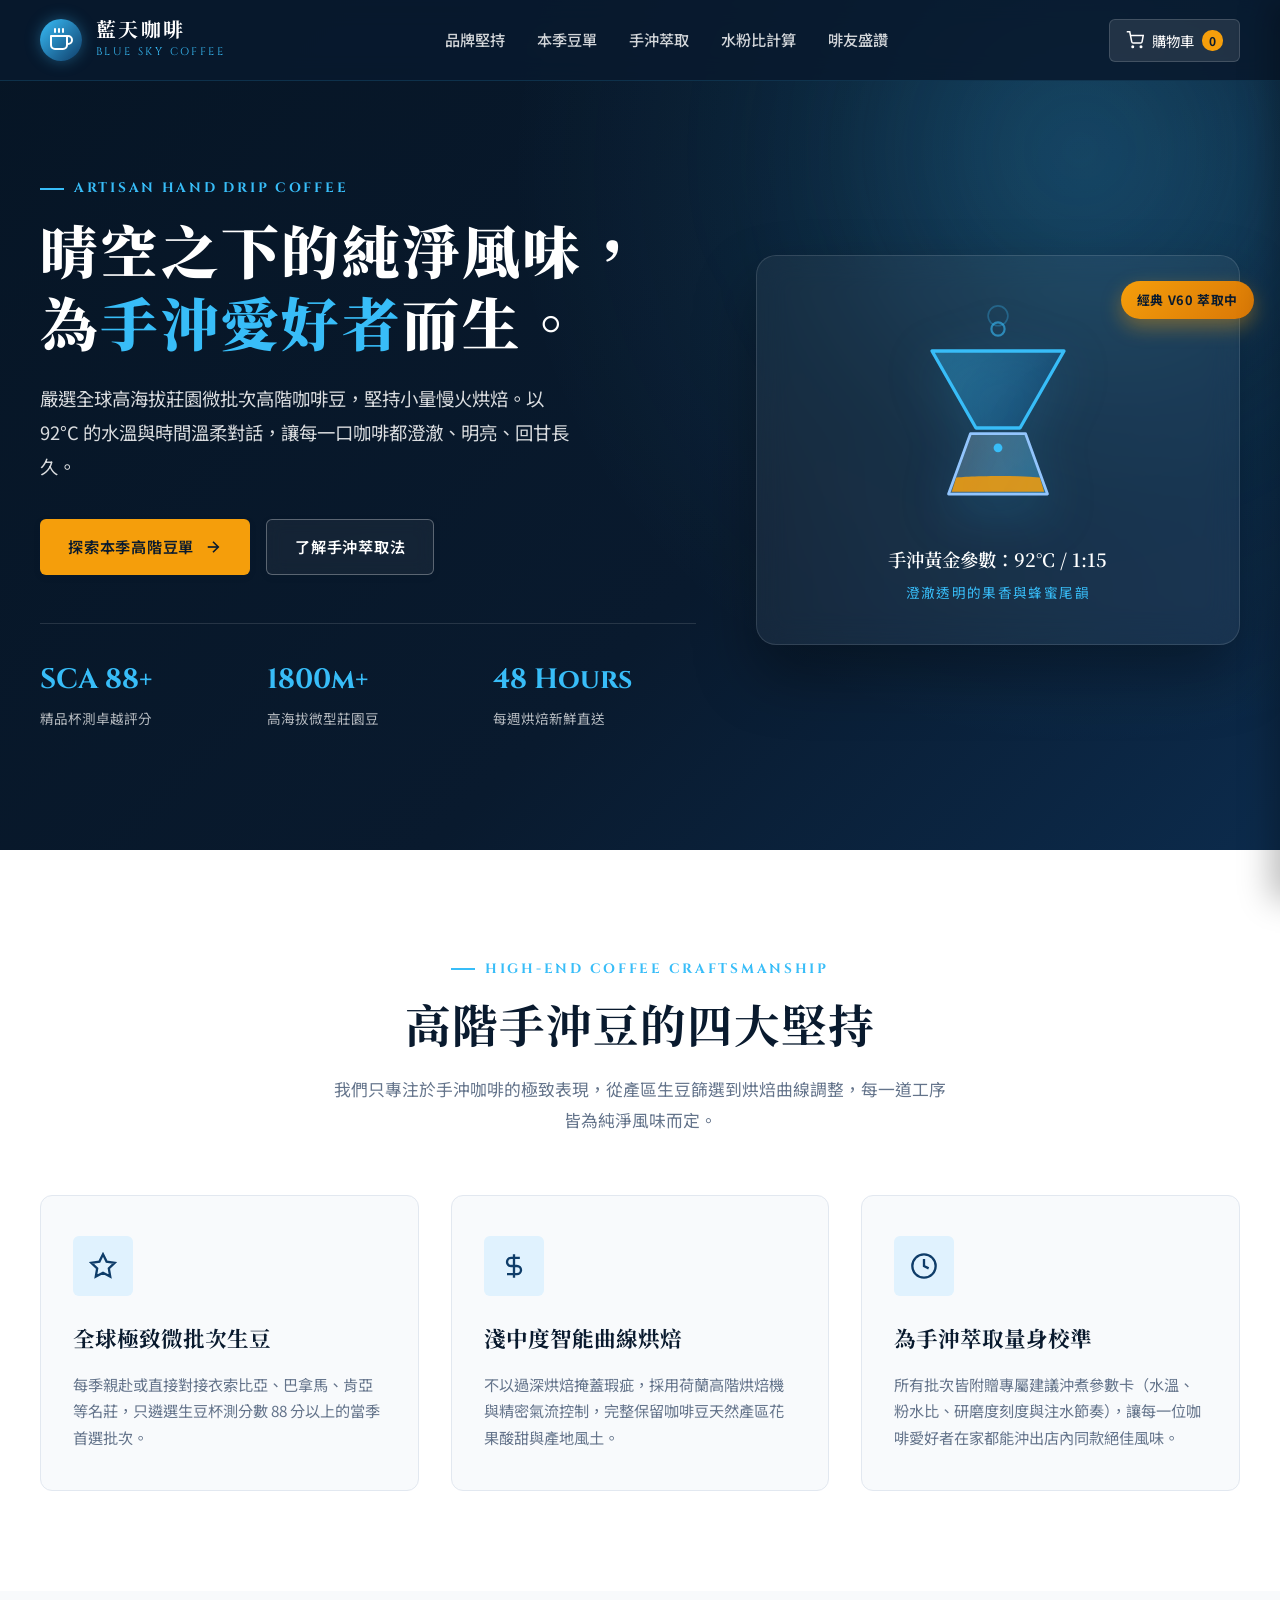
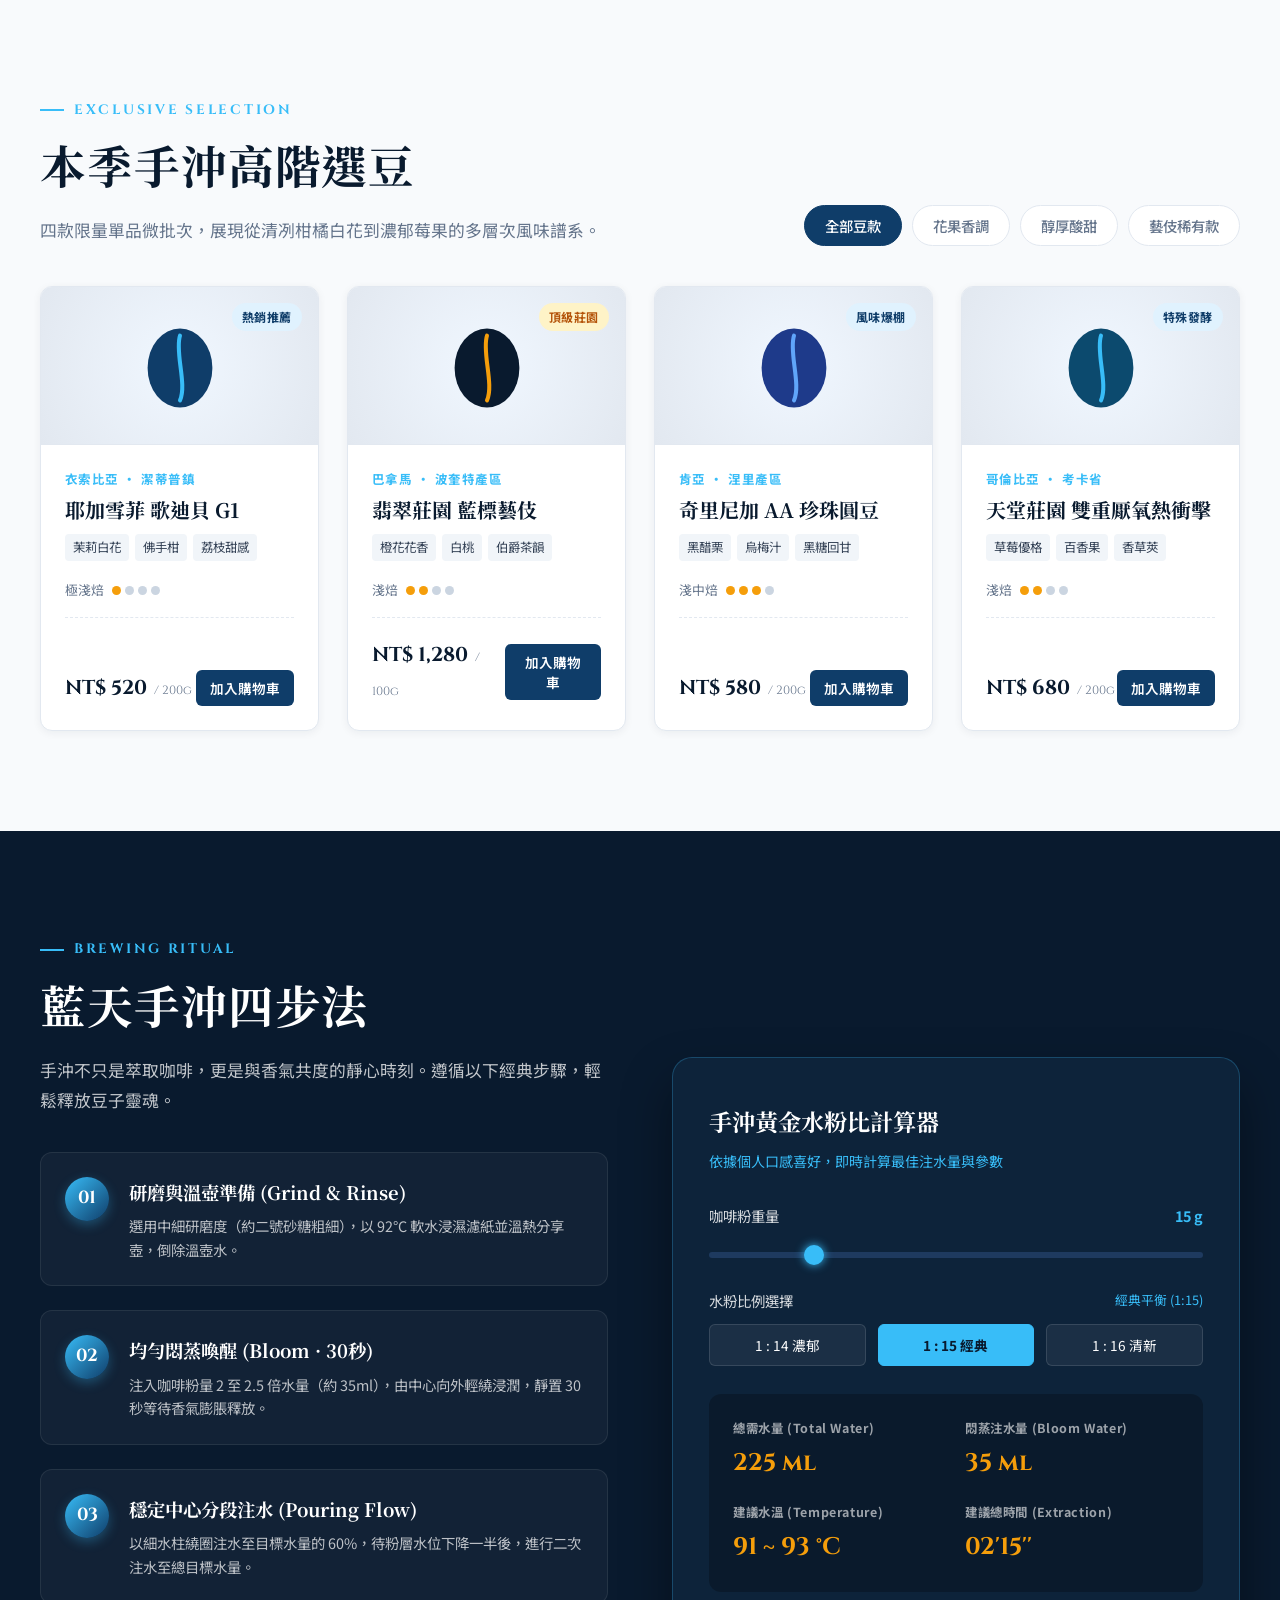
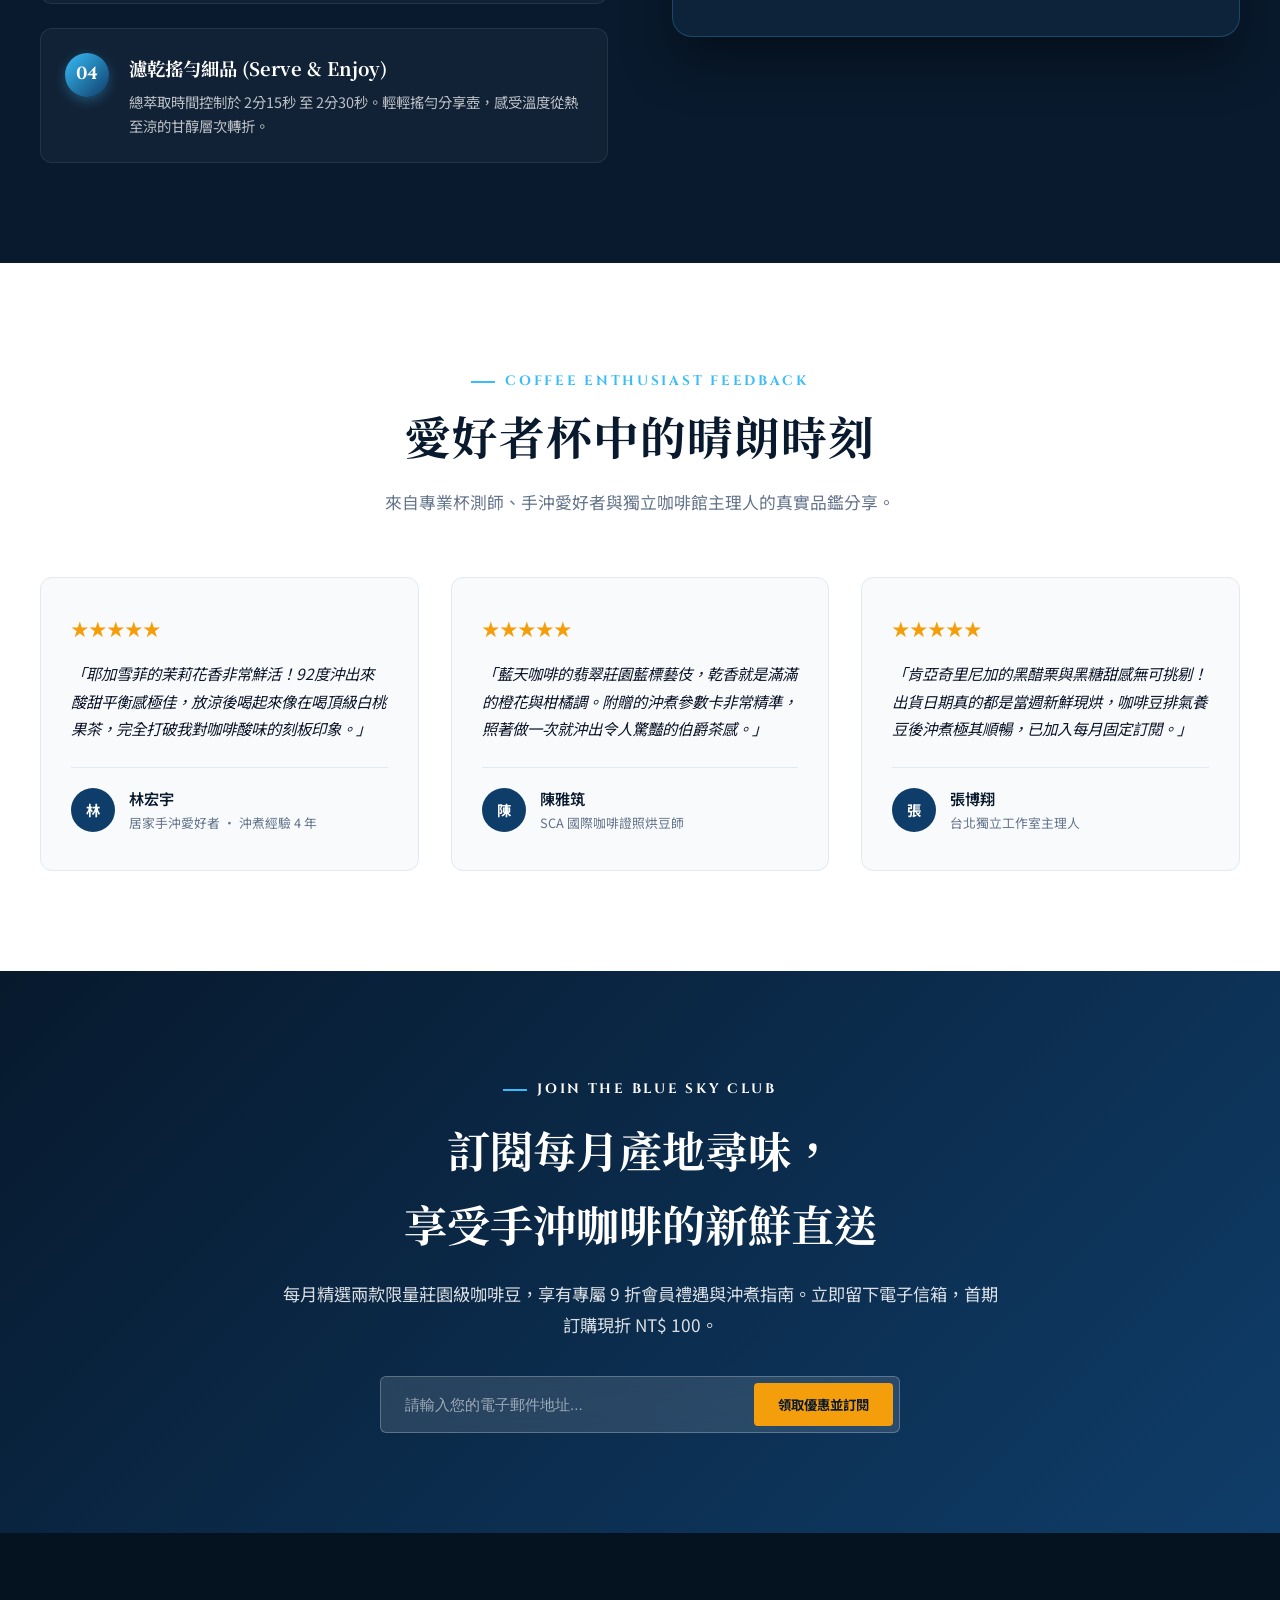
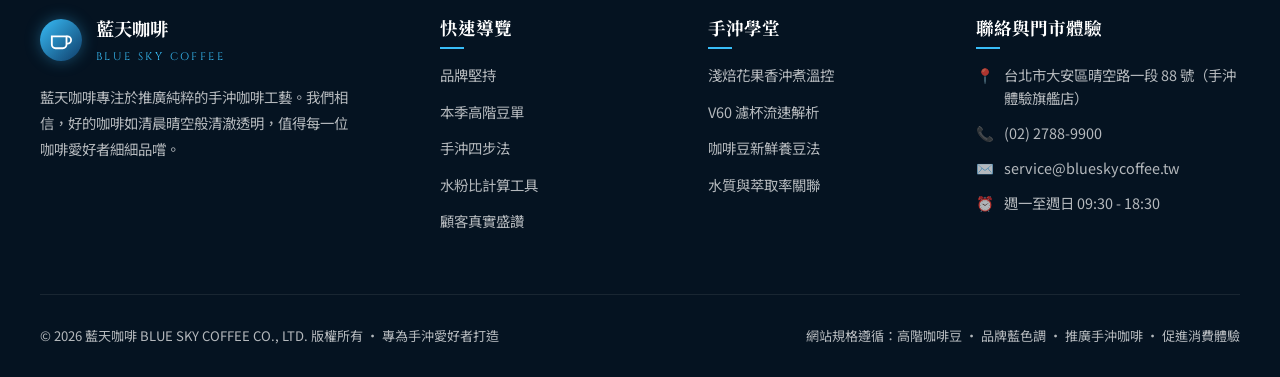
<file: outline/index.html>
<!DOCTYPE html>
<html lang="zh-TW">
<head>
  <meta charset="UTF-8">
  <meta name="viewport" content="width=device-width, initial-scale=1.0">
  <meta name="description" content="藍天咖啡 Blue Sky Coffee - 專為手沖咖啡愛好者打造的頂級單品咖啡豆品牌。精選莊園級微批次高階咖啡豆，讓每一杯手沖都純淨透澈。">
  <title>藍天咖啡 Blue Sky Coffee ｜ 高階手沖精品咖啡豆專門</title>
  
  <!-- Google Fonts -->
  <link rel="preconnect" href="https://fonts.googleapis.com">
  <link rel="preconnect" href="https://fonts.gstatic.com" crossorigin>
  <link href="https://fonts.googleapis.com/css2?family=Cinzel:wght@500;700&family=Noto+Sans+TC:wght@300;400;500;600;700&family=Noto+Serif+TC:wght@500;600;700;900&display=swap" rel="stylesheet">

  <style>
    /* ==========================================================================
       CSS Variables & Base Reset
       ========================================================================== */
    :root {
      --primary-navy: #091a2e;      /* 深海深藍 - 沉穩高端背景 */
      --primary-blue: #0f3d69;      /* 品牌經典藍 */
      --sky-blue: #38bdf8;          /* 晴空亮天藍 - 強調與亮點 */
      --sky-light: #e0f2fe;         /* 輕盈天藍霧色 */
      --accent-gold: #f59e0b;       /* 咖啡烘焙琥珀金 */
      --accent-gold-hover: #d97706; /* 深琥珀金 */
      
      --bg-white: #ffffff;
      --bg-light: #f8fafc;
      --bg-surface: #f1f5f9;
      --border-color: #e2e8f0;
      
      --text-dark: #0f172a;         /* 深色文字 */
      --text-muted: #64748b;        /* 次要文字 */
      --text-light: #f8fafc;        /* 淺色文字 */
      
      --font-serif: "Noto Serif TC", serif;
      --font-sans: "Noto Sans TC", sans-serif;
      --font-display: "Cinzel", serif;
      
      --shadow-sm: 0 2px 8px rgba(9, 26, 46, 0.06);
      --shadow-md: 0 10px 30px rgba(9, 26, 46, 0.08);
      --shadow-lg: 0 20px 45px rgba(9, 26, 46, 0.14);
      --radius-sm: 6px;
      --radius-md: 12px;
      --radius-lg: 20px;
      --transition: all 0.3s cubic-bezier(0.4, 0, 0.2, 1);
    }

    *, *::before, *::after {
      box-sizing: border-box;
      margin: 0;
      padding: 0;
    }

    html {
      scroll-behavior: smooth;
      font-size: 16px;
    }

    body {
      font-family: var(--font-sans);
      color: var(--text-dark);
      background-color: var(--bg-light);
      line-height: 1.7;
      overflow-x: hidden;
      -webkit-font-smoothing: antialiased;
    }

    a {
      color: inherit;
      text-decoration: none;
      transition: var(--transition);
    }

    button {
      font-family: inherit;
      border: none;
      cursor: pointer;
      outline: none;
      transition: var(--transition);
    }

    img {
      max-width: 100%;
      height: auto;
      display: block;
    }

    .container {
      width: min(1200px, calc(100% - 48px));
      margin: 0 auto;
    }

    .section {
      padding: 100px 0;
    }

    /* Headings & Texts */
    .eyebrow {
      display: inline-flex;
      align-items: center;
      gap: 10px;
      font-family: var(--font-display);
      font-size: 0.85rem;
      font-weight: 700;
      letter-spacing: 0.2em;
      color: var(--sky-blue);
      text-transform: uppercase;
      margin-bottom: 12px;
    }

    .eyebrow::before {
      content: "";
      width: 24px;
      height: 2px;
      background-color: var(--sky-blue);
    }

    .section-title {
      font-family: var(--font-serif);
      font-size: clamp(2rem, 3.8vw, 2.85rem);
      font-weight: 700;
      color: var(--primary-navy);
      line-height: 1.35;
      margin-bottom: 20px;
      letter-spacing: 0.02em;
    }

    .section-desc {
      font-size: 1.05rem;
      color: var(--text-muted);
      max-width: 620px;
      line-height: 1.8;
    }

    /* Buttons */
    .btn {
      display: inline-flex;
      align-items: center;
      justify-content: center;
      gap: 10px;
      padding: 14px 28px;
      border-radius: var(--radius-sm);
      font-size: 0.95rem;
      font-weight: 600;
      letter-spacing: 0.05em;
      box-shadow: var(--shadow-sm);
    }

    .btn-gold {
      background-color: var(--accent-gold);
      color: var(--primary-navy);
    }

    .btn-gold:hover {
      background-color: var(--accent-gold-hover);
      color: #fff;
      transform: translateY(-2px);
      box-shadow: 0 8px 20px rgba(245, 158, 11, 0.35);
    }

    .btn-outline {
      border: 1.5px solid rgba(255, 255, 255, 0.3);
      color: #ffffff;
      background: rgba(255, 255, 255, 0.05);
      backdrop-filter: blur(8px);
    }

    .btn-outline:hover {
      border-color: var(--sky-blue);
      color: var(--sky-blue);
      background: rgba(56, 189, 248, 0.1);
      transform: translateY(-2px);
    }

    /* ==========================================================================
       Header & Navigation
       ========================================================================== */
    .site-header {
      position: fixed;
      top: 0;
      left: 0;
      width: 100%;
      z-index: 1000;
      background: rgba(9, 26, 46, 0.88);
      backdrop-filter: blur(12px);
      -webkit-backdrop-filter: blur(12px);
      border-bottom: 1px solid rgba(56, 189, 248, 0.15);
      transition: var(--transition);
    }

    .navbar {
      display: flex;
      align-items: center;
      justify-content: space-between;
      height: 80px;
    }

    .brand-logo {
      display: flex;
      align-items: center;
      gap: 14px;
      color: #fff;
    }

    .brand-icon {
      width: 42px;
      height: 42px;
      border-radius: 50%;
      background: linear-gradient(135deg, var(--sky-blue), var(--primary-blue));
      display: flex;
      align-items: center;
      justify-content: center;
      box-shadow: 0 0 15px rgba(56, 189, 248, 0.35);
    }

    .brand-text h1 {
      font-family: var(--font-serif);
      font-size: 1.25rem;
      letter-spacing: 0.12em;
      margin: 0;
      line-height: 1.1;
    }

    .brand-text span {
      font-family: var(--font-display);
      font-size: 0.68rem;
      letter-spacing: 0.22em;
      color: var(--sky-blue);
      display: block;
      margin-top: 3px;
    }

    .nav-menu {
      display: flex;
      align-items: center;
      list-style: none;
      gap: 32px;
    }

    .nav-link {
      color: rgba(255, 255, 255, 0.82);
      font-size: 0.95rem;
      font-weight: 500;
      position: relative;
      padding: 6px 0;
    }

    .nav-link::after {
      content: "";
      position: absolute;
      bottom: 0;
      left: 0;
      width: 0;
      height: 2px;
      background: var(--sky-blue);
      transition: width 0.3s ease;
    }

    .nav-link:hover {
      color: #ffffff;
    }

    .nav-link:hover::after {
      width: 100%;
    }

    .nav-actions {
      display: flex;
      align-items: center;
      gap: 16px;
    }

    .cart-btn {
      position: relative;
      background: rgba(255, 255, 255, 0.1);
      border: 1px solid rgba(255, 255, 255, 0.15);
      color: #fff;
      padding: 10px 16px;
      border-radius: var(--radius-sm);
      display: flex;
      align-items: center;
      gap: 8px;
      font-size: 0.9rem;
    }

    .cart-btn:hover {
      background: rgba(255, 255, 255, 0.18);
    }

    .cart-badge {
      background: var(--accent-gold);
      color: var(--primary-navy);
      font-size: 0.75rem;
      font-weight: 700;
      padding: 2px 7px;
      border-radius: 10px;
    }

    .mobile-toggle {
      display: none;
      background: transparent;
      color: #fff;
      font-size: 1.6rem;
      padding: 6px;
    }

    /* ==========================================================================
       Hero Section
       ========================================================================== */
    .hero {
      position: relative;
      background: radial-gradient(circle at 85% 20%, rgba(56, 189, 248, 0.15), transparent 45%),
                  linear-gradient(135deg, #061525 0%, var(--primary-navy) 60%, #0c2b4c 100%);
      color: #ffffff;
      padding-top: 170px;
      padding-bottom: 120px;
      overflow: hidden;
    }

    .hero-glow {
      position: absolute;
      top: -150px;
      right: -100px;
      width: 600px;
      height: 600px;
      border-radius: 50%;
      background: radial-gradient(circle, rgba(56, 189, 248, 0.2) 0%, transparent 70%);
      filter: blur(80px);
      pointer-events: none;
    }

    .hero-grid {
      display: grid;
      grid-template-columns: 1.15fr 0.85fr;
      gap: 60px;
      align-items: center;
    }

    .hero-content {
      position: relative;
      z-index: 2;
    }

    .hero-title {
      font-family: var(--font-serif);
      font-size: clamp(2.5rem, 4.5vw, 3.8rem);
      font-weight: 900;
      line-height: 1.25;
      letter-spacing: 0.04em;
      margin-bottom: 24px;
    }

    .hero-title span.highlight {
      color: var(--sky-blue);
      position: relative;
    }

    .hero-subtitle {
      font-size: 1.15rem;
      color: rgba(255, 255, 255, 0.85);
      line-height: 1.85;
      margin-bottom: 36px;
      max-width: 540px;
    }

    .hero-cta-group {
      display: flex;
      flex-wrap: wrap;
      gap: 16px;
      margin-bottom: 48px;
    }

    .hero-stats {
      display: grid;
      grid-template-columns: repeat(3, 1fr);
      gap: 24px;
      border-top: 1px solid rgba(255, 255, 255, 0.12);
      padding-top: 32px;
    }

    .stat-item h3 {
      font-family: var(--font-display);
      font-size: 1.75rem;
      color: var(--sky-blue);
      margin-bottom: 4px;
    }

    .stat-item p {
      font-size: 0.85rem;
      color: rgba(255, 255, 255, 0.7);
    }

    /* Hero Visual Card */
    .hero-visual {
      position: relative;
      z-index: 2;
    }

    .hero-glass-card {
      background: rgba(255, 255, 255, 0.05);
      backdrop-filter: blur(16px);
      -webkit-backdrop-filter: blur(16px);
      border: 1px solid rgba(255, 255, 255, 0.12);
      border-radius: var(--radius-lg);
      padding: 40px;
      box-shadow: 0 30px 60px rgba(0, 0, 0, 0.35);
      position: relative;
      text-align: center;
    }

    .dripper-svg {
      width: 220px;
      height: 220px;
      margin: 0 auto 20px;
      filter: drop-shadow(0 15px 25px rgba(56, 189, 248, 0.25));
      animation: float 4s ease-in-out infinite;
    }

    @keyframes float {
      0%, 100% { transform: translateY(0); }
      50% { transform: translateY(-8px); }
    }

    .badge-float {
      position: absolute;
      top: 25px;
      right: -15px;
      background: linear-gradient(135deg, var(--accent-gold), var(--accent-gold-hover));
      color: var(--primary-navy);
      font-weight: 700;
      font-size: 0.8rem;
      padding: 8px 16px;
      border-radius: 30px;
      box-shadow: 0 8px 20px rgba(245, 158, 11, 0.4);
      letter-spacing: 0.05em;
    }

    .dripper-status {
      font-family: var(--font-serif);
      font-size: 1.15rem;
      font-weight: 600;
      color: #fff;
      margin-bottom: 6px;
    }

    .dripper-sub {
      font-size: 0.85rem;
      color: var(--sky-blue);
      letter-spacing: 0.1em;
    }

    /* ==========================================================================
       Brand Pillars (品牌風格: 高階咖啡豆)
       ========================================================================== */
    .pillars-section {
      background-color: var(--bg-white);
    }

    .pillars-grid {
      display: grid;
      grid-template-columns: repeat(3, 1fr);
      gap: 32px;
      margin-top: 60px;
    }

    .pillar-card {
      background: var(--bg-light);
      border: 1px solid var(--border-color);
      border-radius: var(--radius-md);
      padding: 40px 32px;
      transition: var(--transition);
      position: relative;
      overflow: hidden;
    }

    .pillar-card::before {
      content: "";
      position: absolute;
      top: 0;
      left: 0;
      width: 100%;
      height: 4px;
      background: linear-gradient(90deg, var(--primary-blue), var(--sky-blue));
      opacity: 0;
      transition: var(--transition);
    }

    .pillar-card:hover {
      transform: translateY(-8px);
      box-shadow: var(--shadow-md);
      border-color: #cbd5e1;
    }

    .pillar-card:hover::before {
      opacity: 1;
    }

    .pillar-icon {
      width: 60px;
      height: 60px;
      border-radius: var(--radius-sm);
      background: var(--sky-light);
      color: var(--primary-blue);
      display: flex;
      align-items: center;
      justify-content: center;
      font-size: 1.8rem;
      margin-bottom: 24px;
    }

    .pillar-title {
      font-family: var(--font-serif);
      font-size: 1.35rem;
      color: var(--primary-navy);
      margin-bottom: 14px;
    }

    .pillar-desc {
      color: var(--text-muted);
      font-size: 0.95rem;
      line-height: 1.75;
    }

    /* ==========================================================================
       Coffee Menu Showcase (功能: 吸引客戶消費咖啡)
       ========================================================================== */
    .menu-section {
      background-color: var(--bg-light);
    }

    .menu-header-wrap {
      display: flex;
      justify-content: space-between;
      align-items: flex-end;
      flex-wrap: wrap;
      gap: 24px;
      margin-bottom: 40px;
    }

    /* Filter Tabs */
    .filter-tabs {
      display: flex;
      gap: 10px;
      flex-wrap: wrap;
    }

    .filter-btn {
      padding: 9px 20px;
      border-radius: 30px;
      background: var(--bg-white);
      border: 1px solid var(--border-color);
      color: var(--text-muted);
      font-size: 0.9rem;
      font-weight: 500;
    }

    .filter-btn.active, .filter-btn:hover {
      background: var(--primary-blue);
      color: #ffffff;
      border-color: var(--primary-blue);
    }

    .beans-grid {
      display: grid;
      grid-template-columns: repeat(4, 1fr);
      gap: 28px;
    }

    .bean-card {
      background: var(--bg-white);
      border: 1px solid var(--border-color);
      border-radius: var(--radius-md);
      overflow: hidden;
      display: flex;
      flex-direction: column;
      transition: var(--transition);
      box-shadow: var(--shadow-sm);
      position: relative;
    }

    .bean-card:hover {
      transform: translateY(-6px);
      box-shadow: var(--shadow-lg);
      border-color: #93c5fd;
    }

    .bean-tag {
      position: absolute;
      top: 16px;
      right: 16px;
      background: var(--sky-light);
      color: var(--primary-blue);
      font-size: 0.75rem;
      font-weight: 700;
      padding: 4px 10px;
      border-radius: 20px;
      letter-spacing: 0.05em;
    }

    .bean-visual-box {
      background: radial-gradient(circle at center, #f0f7ff, #e2e8f0);
      padding: 36px 20px 24px;
      text-align: center;
      border-bottom: 1px solid var(--border-color);
    }

    .bean-avatar-svg {
      width: 90px;
      height: 90px;
      margin: 0 auto;
      transition: var(--transition);
    }

    .bean-card:hover .bean-avatar-svg {
      transform: scale(1.08) rotate(-4deg);
    }

    .bean-body {
      padding: 24px;
      display: flex;
      flex-direction: column;
      flex-grow: 1;
    }

    .bean-origin {
      font-size: 0.78rem;
      font-weight: 700;
      color: var(--sky-blue);
      text-transform: uppercase;
      letter-spacing: 0.12em;
      margin-bottom: 6px;
    }

    .bean-name {
      font-family: var(--font-serif);
      font-size: 1.25rem;
      font-weight: 700;
      color: var(--primary-navy);
      margin-bottom: 10px;
      line-height: 1.4;
    }

    .bean-notes {
      font-size: 0.88rem;
      color: var(--text-muted);
      margin-bottom: 18px;
      display: flex;
      flex-wrap: wrap;
      gap: 6px;
    }

    .note-pill {
      background: var(--bg-surface);
      color: #334155;
      padding: 3px 8px;
      border-radius: 4px;
      font-size: 0.78rem;
    }

    .bean-roast {
      display: flex;
      align-items: center;
      gap: 8px;
      font-size: 0.8rem;
      color: var(--text-muted);
      margin-bottom: 20px;
      padding-bottom: 16px;
      border-bottom: 1px dashed var(--border-color);
    }

    .roast-meter {
      display: flex;
      gap: 4px;
    }

    .roast-dot {
      width: 9px;
      height: 9px;
      border-radius: 50%;
      background: #cbd5e1;
    }

    .roast-dot.active {
      background: var(--accent-gold);
    }

    .bean-footer {
      margin-top: auto;
      display: flex;
      align-items: center;
      justify-content: space-between;
    }

    .bean-price {
      font-family: var(--font-display);
      font-size: 1.25rem;
      font-weight: 700;
      color: var(--primary-navy);
    }

    .bean-price small {
      font-size: 0.75rem;
      font-weight: 400;
      color: var(--text-muted);
      margin-left: 2px;
    }

    .add-cart-btn {
      background: var(--primary-blue);
      color: #fff;
      padding: 8px 14px;
      border-radius: var(--radius-sm);
      font-size: 0.85rem;
      font-weight: 600;
      display: inline-flex;
      align-items: center;
      gap: 6px;
    }

    .add-cart-btn:hover {
      background: var(--accent-gold);
      color: var(--primary-navy);
    }

    /* ==========================================================================
       Pour-Over Guide (用途: 推廣手沖咖啡)
       ========================================================================== */
    .brew-section {
      background: var(--primary-navy);
      color: #ffffff;
      position: relative;
    }

    .brew-grid {
      display: grid;
      grid-template-columns: 1fr 1fr;
      gap: 64px;
      align-items: center;
    }

    .brew-steps-list {
      display: flex;
      flex-direction: column;
      gap: 24px;
      margin-top: 36px;
    }

    .brew-step-item {
      display: flex;
      gap: 20px;
      background: rgba(255, 255, 255, 0.04);
      border: 1px solid rgba(255, 255, 255, 0.08);
      padding: 24px;
      border-radius: var(--radius-md);
      transition: var(--transition);
    }

    .brew-step-item:hover {
      background: rgba(255, 255, 255, 0.08);
      border-color: var(--sky-blue);
      transform: translateX(6px);
    }

    .step-badge {
      width: 44px;
      height: 44px;
      flex-shrink: 0;
      border-radius: 50%;
      background: linear-gradient(135deg, var(--sky-blue), var(--primary-blue));
      color: #ffffff;
      font-family: var(--font-display);
      font-size: 1.1rem;
      font-weight: 700;
      display: flex;
      align-items: center;
      justify-content: center;
      box-shadow: 0 4px 12px rgba(56, 189, 248, 0.3);
    }

    .step-content h4 {
      font-family: var(--font-serif);
      font-size: 1.15rem;
      margin-bottom: 6px;
      color: #ffffff;
    }

    .step-content p {
      font-size: 0.9rem;
      color: rgba(255, 255, 255, 0.72);
      line-height: 1.65;
    }

    /* Ratio Calculator Card */
    .calc-card {
      background: #0d233a;
      border: 1px solid rgba(56, 189, 248, 0.25);
      border-radius: var(--radius-lg);
      padding: 44px 36px;
      box-shadow: 0 25px 50px rgba(0, 0, 0, 0.4);
      position: relative;
    }

    .calc-card-title {
      font-family: var(--font-serif);
      font-size: 1.45rem;
      color: #ffffff;
      margin-bottom: 8px;
    }

    .calc-card-subtitle {
      font-size: 0.88rem;
      color: var(--sky-blue);
      margin-bottom: 30px;
    }

    .calc-field {
      margin-bottom: 24px;
    }

    .calc-label {
      display: flex;
      justify-content: space-between;
      font-size: 0.9rem;
      color: rgba(255, 255, 255, 0.85);
      margin-bottom: 10px;
    }

    .calc-slider {
      width: 100%;
      height: 6px;
      border-radius: 3px;
      background: #1e3a5f;
      outline: none;
      -webkit-appearance: none;
    }

    .calc-slider::-webkit-slider-thumb {
      -webkit-appearance: none;
      width: 20px;
      height: 20px;
      border-radius: 50%;
      background: var(--sky-blue);
      cursor: pointer;
      box-shadow: 0 0 10px var(--sky-blue);
    }

    .ratio-options {
      display: grid;
      grid-template-columns: repeat(3, 1fr);
      gap: 12px;
      margin-top: 10px;
    }

    .ratio-btn {
      padding: 10px 8px;
      background: rgba(255, 255, 255, 0.06);
      border: 1px solid rgba(255, 255, 255, 0.12);
      color: #ffffff;
      border-radius: var(--radius-sm);
      font-size: 0.85rem;
      text-align: center;
    }

    .ratio-btn.active, .ratio-btn:hover {
      background: var(--sky-blue);
      color: var(--primary-navy);
      font-weight: 700;
      border-color: var(--sky-blue);
    }

    .calc-results {
      background: rgba(0, 0, 0, 0.25);
      border-radius: var(--radius-md);
      padding: 24px;
      margin-top: 28px;
      display: grid;
      grid-template-columns: repeat(2, 1fr);
      gap: 18px;
    }

    .result-box h5 {
      font-size: 0.78rem;
      color: rgba(255, 255, 255, 0.6);
      margin-bottom: 4px;
      letter-spacing: 0.05em;
    }

    .result-box p {
      font-family: var(--font-display);
      font-size: 1.5rem;
      font-weight: 700;
      color: var(--accent-gold);
    }

    /* ==========================================================================
       Customer Reviews (目標受眾: 咖啡愛好者)
       ========================================================================== */
    .reviews-section {
      background-color: var(--bg-white);
    }

    .reviews-grid {
      display: grid;
      grid-template-columns: repeat(3, 1fr);
      gap: 32px;
      margin-top: 60px;
    }

    .review-card {
      background: var(--bg-light);
      border: 1px solid var(--border-color);
      border-radius: var(--radius-md);
      padding: 36px 30px;
      display: flex;
      flex-direction: column;
      justify-content: space-between;
      transition: var(--transition);
    }

    .review-card:hover {
      box-shadow: var(--shadow-md);
      border-color: #cbd5e1;
    }

    .review-stars {
      color: var(--accent-gold);
      font-size: 1.1rem;
      margin-bottom: 16px;
    }

    .review-text {
      font-size: 0.96rem;
      color: var(--text-dark);
      line-height: 1.8;
      margin-bottom: 24px;
      font-style: italic;
    }

    .reviewer-info {
      display: flex;
      align-items: center;
      gap: 14px;
      border-top: 1px solid var(--border-color);
      padding-top: 18px;
    }

    .reviewer-avatar {
      width: 44px;
      height: 44px;
      border-radius: 50%;
      background: var(--primary-blue);
      color: #fff;
      display: flex;
      align-items: center;
      justify-content: center;
      font-weight: 700;
      font-size: 0.9rem;
    }

    .reviewer-name {
      font-weight: 600;
      font-size: 0.95rem;
      color: var(--primary-navy);
    }

    .reviewer-role {
      font-size: 0.8rem;
      color: var(--text-muted);
    }

    /* ==========================================================================
       CTA / VIP Subscription Section
       ========================================================================== */
    .cta-section {
      background: linear-gradient(135deg, #07192d 0%, var(--primary-blue) 100%);
      color: #ffffff;
      text-align: center;
      position: relative;
      overflow: hidden;
    }

    .cta-box {
      max-width: 720px;
      margin: 0 auto;
      position: relative;
      z-index: 2;
    }

    .cta-title {
      font-family: var(--font-serif);
      font-size: clamp(2rem, 3.5vw, 2.7rem);
      margin-bottom: 18px;
      color: #ffffff;
    }

    .cta-desc {
      font-size: 1.08rem;
      color: rgba(255, 255, 255, 0.85);
      margin-bottom: 36px;
      line-height: 1.8;
    }

    .subscribe-form {
      display: flex;
      max-width: 520px;
      margin: 0 auto;
      background: rgba(255, 255, 255, 0.12);
      border: 1px solid rgba(255, 255, 255, 0.25);
      border-radius: var(--radius-sm);
      padding: 6px;
      backdrop-filter: blur(10px);
    }

    .subscribe-input {
      flex: 1;
      background: transparent;
      border: none;
      padding: 12px 18px;
      color: #ffffff;
      font-size: 0.95rem;
      outline: none;
    }

    .subscribe-input::placeholder {
      color: rgba(255, 255, 255, 0.55);
    }

    .subscribe-btn {
      background: var(--accent-gold);
      color: var(--primary-navy);
      font-weight: 700;
      padding: 12px 24px;
      border-radius: 4px;
      white-space: nowrap;
    }

    .subscribe-btn:hover {
      background: #fbbf24;
    }

    /* ==========================================================================
       Cart Drawer (側欄購物車)
       ========================================================================== */
    .cart-drawer-overlay {
      position: fixed;
      inset: 0;
      background: rgba(0, 0, 0, 0.6);
      backdrop-filter: blur(4px);
      z-index: 2000;
      opacity: 0;
      visibility: hidden;
      transition: var(--transition);
    }

    .cart-drawer-overlay.active {
      opacity: 1;
      visibility: visible;
    }

    .cart-drawer {
      position: fixed;
      top: 0;
      right: 0;
      width: min(420px, 100%);
      height: 100%;
      background: #ffffff;
      z-index: 2001;
      box-shadow: -10px 0 30px rgba(0, 0, 0, 0.25);
      transform: translateX(100%);
      transition: transform 0.35s cubic-bezier(0.4, 0, 0.2, 1);
      display: flex;
      flex-direction: column;
    }

    .cart-drawer.active {
      transform: translateX(0);
    }

    .cart-drawer-header {
      padding: 24px;
      border-bottom: 1px solid var(--border-color);
      display: flex;
      align-items: center;
      justify-content: space-between;
    }

    .cart-drawer-header h3 {
      font-family: var(--font-serif);
      font-size: 1.25rem;
      color: var(--primary-navy);
    }

    .close-drawer-btn {
      background: transparent;
      font-size: 1.5rem;
      color: var(--text-muted);
      line-height: 1;
    }

    .cart-drawer-items {
      padding: 24px;
      flex: 1;
      overflow-y: auto;
      display: flex;
      flex-direction: column;
      gap: 18px;
    }

    .cart-item {
      display: flex;
      align-items: center;
      justify-content: space-between;
      padding-bottom: 16px;
      border-bottom: 1px solid var(--border-color);
    }

    .cart-item-info h4 {
      font-size: 0.95rem;
      color: var(--primary-navy);
      margin-bottom: 4px;
    }

    .cart-item-info p {
      font-size: 0.85rem;
      color: var(--text-muted);
    }

    .cart-item-price {
      font-family: var(--font-display);
      font-weight: 700;
      color: var(--primary-blue);
    }

    .cart-drawer-footer {
      padding: 24px;
      border-top: 1px solid var(--border-color);
      background: var(--bg-light);
    }

    .cart-total-row {
      display: flex;
      justify-content: space-between;
      font-size: 1.1rem;
      font-weight: 700;
      margin-bottom: 18px;
      color: var(--primary-navy);
    }

    .checkout-btn {
      width: 100%;
      padding: 14px;
      background: var(--primary-blue);
      color: #fff;
      border-radius: var(--radius-sm);
      font-size: 1rem;
      font-weight: 700;
    }

    .checkout-btn:hover {
      background: var(--accent-gold);
      color: var(--primary-navy);
    }

    /* Toast Notification */
    .toast-msg {
      position: fixed;
      bottom: 30px;
      left: 50%;
      transform: translateX(-50%) translateY(100px);
      background: var(--primary-navy);
      color: #fff;
      padding: 14px 28px;
      border-radius: 40px;
      box-shadow: 0 10px 30px rgba(0, 0, 0, 0.35);
      border: 1px solid var(--sky-blue);
      font-size: 0.95rem;
      z-index: 3000;
      opacity: 0;
      pointer-events: none;
      transition: transform 0.3s ease, opacity 0.3s ease;
      display: flex;
      align-items: center;
      gap: 10px;
    }

    .toast-msg.show {
      transform: translateX(-50%) translateY(0);
      opacity: 1;
    }

    /* ==========================================================================
       Footer
       ========================================================================== */
    .site-footer {
      background: #051321;
      color: rgba(255, 255, 255, 0.7);
      padding: 80px 0 30px;
      font-size: 0.9rem;
    }

    .footer-grid {
      display: grid;
      grid-template-columns: 1.6fr 1fr 1fr 1.2fr;
      gap: 48px;
      padding-bottom: 60px;
      border-bottom: 1px solid rgba(255, 255, 255, 0.08);
    }

    .footer-brand p {
      margin: 18px 0 24px;
      line-height: 1.8;
      max-width: 320px;
    }

    .footer-title {
      color: #ffffff;
      font-family: var(--font-serif);
      font-size: 1.1rem;
      margin-bottom: 20px;
      position: relative;
    }

    .footer-title::after {
      content: "";
      position: absolute;
      bottom: -6px;
      left: 0;
      width: 24px;
      height: 2px;
      background: var(--sky-blue);
    }

    .footer-links {
      list-style: none;
      display: flex;
      flex-direction: column;
      gap: 12px;
    }

    .footer-links a:hover {
      color: var(--sky-blue);
      transform: translateX(4px);
    }

    .footer-contact-item {
      display: flex;
      gap: 10px;
      margin-bottom: 12px;
      line-height: 1.6;
    }

    .footer-bottom {
      padding-top: 30px;
      display: flex;
      justify-content: space-between;
      align-items: center;
      flex-wrap: wrap;
      gap: 16px;
      font-size: 0.82rem;
    }

    /* ==========================================================================
       Responsive Media Queries
       ========================================================================== */
    @media (max-width: 1024px) {
      .beans-grid {
        grid-template-columns: repeat(2, 1fr);
      }
      .pillars-grid, .reviews-grid {
        grid-template-columns: repeat(2, 1fr);
      }
      .footer-grid {
        grid-template-columns: repeat(2, 1fr);
      }
      .brew-grid {
        grid-template-columns: 1fr;
        gap: 48px;
      }
    }

    @media (max-width: 768px) {
      .section {
        padding: 70px 0;
      }
      .hero-grid {
        grid-template-columns: 1fr;
        gap: 40px;
      }
      .hero-glass-card {
        padding: 30px 20px;
      }
      .mobile-toggle {
        display: block;
      }
      .nav-menu {
        position: fixed;
        top: 80px;
        left: 0;
        width: 100%;
        background: var(--primary-navy);
        flex-direction: column;
        padding: 30px 20px;
        gap: 20px;
        border-bottom: 1px solid rgba(255, 255, 255, 0.1);
        transform: translateY(-150%);
        transition: transform 0.3s ease;
      }
      .nav-menu.open {
        transform: translateY(0);
      }
      .pillars-grid, .reviews-grid, .beans-grid {
        grid-template-columns: 1fr;
      }
      .footer-grid {
        grid-template-columns: 1fr;
        gap: 36px;
      }
      .subscribe-form {
        flex-direction: column;
        background: transparent;
        border: none;
      }
      .subscribe-input {
        background: rgba(255, 255, 255, 0.12);
        border: 1px solid rgba(255, 255, 255, 0.2);
        border-radius: var(--radius-sm);
        margin-bottom: 10px;
      }
      .subscribe-btn {
        width: 100%;
        border-radius: var(--radius-sm);
      }
    }
  </style>
</head>
<body>

  <!-- ==========================================================================
       Header / Navigation Bar
       ========================================================================== -->
  <header class="site-header" id="header">
    <div class="container navbar">
      <!-- Brand Logo -->
      <a href="#hero" class="brand-logo" aria-label="藍天咖啡首頁">
        <div class="brand-icon">
          <!-- Coffee Cup & Sky Steam SVG -->
          <svg width="24" height="24" viewBox="0 0 24 24" fill="none" stroke="#ffffff" stroke-width="2" stroke-linecap="round" stroke-linejoin="round">
            <path d="M18 8h1a4 4 0 0 1 0 8h-1"></path>
            <path d="M2 8h16v9a4 4 0 0 1-4 4H6a4 4 0 0 1-4-4V8z"></path>
            <line x1="6" y1="1" x2="6" y2="4"></line>
            <line x1="10" y1="1" x2="10" y2="4"></line>
            <line x1="14" y1="1" x2="14" y2="4"></line>
          </svg>
        </div>
        <div class="brand-text">
          <h1>藍天咖啡</h1>
          <span>BLUE SKY COFFEE</span>
        </div>
      </a>

      <!-- Desktop Nav Menu -->
      <ul class="nav-menu" id="navMenu">
        <li><a href="#about" class="nav-link">品牌堅持</a></li>
        <li><a href="#menu" class="nav-link">本季豆單</a></li>
        <li><a href="#brew-guide" class="nav-link">手沖萃取</a></li>
        <li><a href="#calculator" class="nav-link">水粉比計算</a></li>
        <li><a href="#reviews" class="nav-link">啡友盛讚</a></li>
      </ul>

      <!-- Action Buttons -->
      <div class="nav-actions">
        <button class="cart-btn" id="openCartBtn" aria-label="打開購物車">
          <svg width="18" height="18" viewBox="0 0 24 24" fill="none" stroke="currentColor" stroke-width="2">
            <circle cx="9" cy="21" r="1"></circle>
            <circle cx="20" cy="21" r="1"></circle>
            <path d="M1 1h4l2.68 13.39a2 2 0 0 0 2 1.61h9.72a2 2 0 0 0 2-1.61L23 6H6"></path>
          </svg>
          <span>購物車</span>
          <span class="cart-badge" id="cartCount">0</span>
        </button>

        <button class="mobile-toggle" id="mobileToggle" aria-label="切換導覽選單">
          ☰
        </button>
      </div>
    </div>
  </header>

  <!-- ==========================================================================
       Hero Section
       ========================================================================== -->
  <section class="hero" id="hero">
    <div class="hero-glow"></div>
    <div class="container hero-grid">
      <!-- Left Content -->
      <div class="hero-content">
        <div class="eyebrow">ARTISAN HAND DRIP COFFEE</div>
        <h2 class="hero-title">
          晴空之下的純淨風味，<br>
          為<span class="highlight">手沖愛好者</span>而生。
        </h2>
        <p class="hero-subtitle">
          嚴選全球高海拔莊園微批次高階咖啡豆，堅持小量慢火烘焙。以 92°C 的水溫與時間溫柔對話，讓每一口咖啡都澄澈、明亮、回甘長久。
        </p>

        <div class="hero-cta-group">
          <a href="#menu" class="btn btn-gold">
            <span>探索本季高階豆單</span>
            <svg width="18" height="18" viewBox="0 0 24 24" fill="none" stroke="currentColor" stroke-width="2.2">
              <line x1="5" y1="12" x2="19" y2="12"></line>
              <polyline points="12 5 19 12 12 19"></polyline>
            </svg>
          </a>
          <a href="#brew-guide" class="btn btn-outline">
            <span>了解手沖萃取法</span>
          </a>
        </div>

        <!-- Metrics -->
        <div class="hero-stats">
          <div class="stat-item">
            <h3>SCA 88+</h3>
            <p>精品杯測卓越評分</p>
          </div>
          <div class="stat-item">
            <h3>1800m+</h3>
            <p>高海拔微型莊園豆</p>
          </div>
          <div class="stat-item">
            <h3>48 Hours</h3>
            <p>每週烘焙新鮮直送</p>
          </div>
        </div>
      </div>

      <!-- Right Visual Card -->
      <div class="hero-visual">
        <div class="hero-glass-card">
          <div class="badge-float">經典 V60 萃取中</div>
          
          <!-- Modern Coffee Dripper SVG -->
          <svg class="dripper-svg" viewBox="0 0 200 200" fill="none" xmlns="http://www.w3.org/2000/svg">
            <!-- Filter Cone -->
            <path d="M40 50 L160 50 L120 120 L80 120 Z" fill="url(#dripperGrad)" stroke="#38bdf8" stroke-width="3" stroke-linejoin="round"/>
            <!-- Carafe -->
            <path d="M75 125 L125 125 L145 180 L55 180 Z" fill="url(#carafeGrad)" stroke="#93c5fd" stroke-width="2.5" stroke-linejoin="round"/>
            <path d="M62 165 C62 165, 100 162, 138 165 L142 178 L58 178 Z" fill="#f59e0b" opacity="0.85"/>
            <!-- Steam Rings -->
            <circle cx="100" cy="30" r="6" stroke="#38bdf8" stroke-width="2" opacity="0.6"/>
            <circle cx="100" cy="18" r="9" stroke="#38bdf8" stroke-width="1.5" opacity="0.3"/>
            <!-- Droplet -->
            <circle cx="100" cy="138" r="4" fill="#38bdf8"/>
            <defs>
              <linearGradient id="dripperGrad" x1="40" y1="50" x2="160" y2="120" gradientUnits="userSpaceOnUse">
                <stop stop-color="#38bdf8" stop-opacity="0.35"/>
                <stop offset="1" stop-color="#0f3d69" stop-opacity="0.6"/>
              </linearGradient>
              <linearGradient id="carafeGrad" x1="55" y1="125" x2="145" y2="180" gradientUnits="userSpaceOnUse">
                <stop stop-color="#e0f2fe" stop-opacity="0.2"/>
                <stop offset="1" stop-color="#38bdf8" stop-opacity="0.4"/>
              </linearGradient>
            </defs>
          </svg>

          <div class="dripper-status">手沖黃金參數：92°C / 1:15</div>
          <div class="dripper-sub">澄澈透明的果香與蜂蜜尾韻</div>
        </div>
      </div>
    </div>
  </section>

  <!-- ==========================================================================
       Brand Pillars (品牌風格: 高階咖啡豆)
       ========================================================================== -->
  <section class="section pillars-section" id="about">
    <div class="container">
      <div style="text-align: center; margin-bottom: 20px;">
        <div class="eyebrow" style="justify-content: center;">HIGH-END COFFEE CRAFTSMANSHIP</div>
        <h2 class="section-title">高階手沖豆的四大堅持</h2>
        <p class="section-desc" style="margin: 0 auto;">
          我們只專注於手沖咖啡的極致表現，從產區生豆篩選到烘焙曲線調整，每一道工序皆為純淨風味而定。
        </p>
      </div>

      <div class="pillars-grid">
        <!-- Card 1 -->
        <div class="pillar-card">
          <div class="pillar-icon">
            <svg width="28" height="28" viewBox="0 0 24 24" fill="none" stroke="currentColor" stroke-width="2">
              <polygon points="12 2 15.09 8.26 22 9.27 17 14.14 18.18 21.02 12 17.77 5.82 21.02 7 14.14 2 9.27 8.91 8.26 12 2"></polygon>
            </svg>
          </div>
          <h3 class="pillar-title">全球極致微批次生豆</h3>
          <p class="pillar-desc">
            每季親赴或直接對接衣索比亞、巴拿馬、肯亞等名莊，只遴選生豆杯測分數 88 分以上的當季首選批次。
          </p>
        </div>

        <!-- Card 2 -->
        <div class="pillar-card">
          <div class="pillar-icon">
            <svg width="28" height="28" viewBox="0 0 24 24" fill="none" stroke="currentColor" stroke-width="2">
              <path d="M12 2v20M17 5H9.5a3.5 3.5 0 0 0 0 7h5a3.5 3.5 0 0 1 0 7H6"></path>
            </svg>
          </div>
          <h3 class="pillar-title">淺中度智能曲線烘焙</h3>
          <p class="pillar-desc">
            不以過深烘焙掩蓋瑕疵，採用荷蘭高階烘焙機與精密氣流控制，完整保留咖啡豆天然產區花果酸甜與產地風土。
          </p>
        </div>

        <!-- Card 3 -->
        <div class="pillar-card">
          <div class="pillar-icon">
            <svg width="28" height="28" viewBox="0 0 24 24" fill="none" stroke="currentColor" stroke-width="2">
              <circle cx="12" cy="12" r="10"></circle>
              <polyline points="12 6 12 12 16 14"></polyline>
            </svg>
          </div>
          <h3 class="pillar-title">為手沖萃取量身校準</h3>
          <p class="pillar-desc">
            所有批次皆附贈專屬建議沖煮參數卡（水溫、粉水比、研磨度刻度與注水節奏），讓每一位咖啡愛好者在家都能沖出店內同款絕佳風味。
          </p>
        </div>
      </div>
    </div>
  </section>

  <!-- ==========================================================================
       Coffee Menu Showcase (功能: 吸引客戶消費咖啡)
       ========================================================================== -->
  <section class="section menu-section" id="menu">
    <div class="container">
      <div class="menu-header-wrap">
        <div>
          <div class="eyebrow">EXCLUSIVE SELECTION</div>
          <h2 class="section-title">本季手沖高階選豆</h2>
          <p class="section-desc">
            四款限量單品微批次，展現從清冽柑橘白花到濃郁莓果的多層次風味譜系。
          </p>
        </div>

        <!-- Filter Controls -->
        <div class="filter-tabs">
          <button class="filter-btn active" data-filter="all">全部豆款</button>
          <button class="filter-btn" data-filter="floral">花果香調</button>
          <button class="filter-btn" data-filter="fruity">醇厚酸甜</button>
          <button class="filter-btn" data-filter="geisha">藝伎稀有款</button>
        </div>
      </div>

      <!-- Bean Products Grid -->
      <div class="beans-grid" id="beansGrid">
        <!-- Item 1 -->
        <article class="bean-card" data-category="floral">
          <div class="bean-tag">熱銷推薦</div>
          <div class="bean-visual-box">
            <!-- Coffee Bean Graphic -->
            <svg class="bean-avatar-svg" viewBox="0 0 100 100" fill="none">
              <ellipse cx="50" cy="50" rx="36" ry="44" fill="#0f3d69"/>
              <path d="M50 14 C44 32, 58 68, 50 86" stroke="#38bdf8" stroke-width="4.5" stroke-linecap="round"/>
            </svg>
          </div>
          <div class="bean-body">
            <span class="bean-origin">衣索比亞 · 潔蒂普鎮</span>
            <h3 class="bean-name">耶加雪菲 歌迪貝 G1</h3>
            <div class="bean-notes">
              <span class="note-pill">茉莉白花</span>
              <span class="note-pill">佛手柑</span>
              <span class="note-pill">荔枝甜感</span>
            </div>
            <div class="bean-roast">
              <span>極淺焙</span>
              <div class="roast-meter">
                <div class="roast-dot active"></div>
                <div class="roast-dot"></div>
                <div class="roast-dot"></div>
                <div class="roast-dot"></div>
              </div>
            </div>
            <div class="bean-footer">
              <div class="bean-price">NT$ 520 <small>/ 200g</small></div>
              <button class="add-cart-btn" onclick="addToCart('耶加雪菲 歌迪貝 G1', 520)">
                <span>加入購物車</span>
              </button>
            </div>
          </div>
        </article>

        <!-- Item 2 -->
        <article class="bean-card" data-category="geisha">
          <div class="bean-tag" style="background:#fef3c7; color:#b45309;">頂級莊園</div>
          <div class="bean-visual-box">
            <svg class="bean-avatar-svg" viewBox="0 0 100 100" fill="none">
              <ellipse cx="50" cy="50" rx="36" ry="44" fill="#091a2e"/>
              <path d="M50 14 C44 32, 58 68, 50 86" stroke="#f59e0b" stroke-width="4.5" stroke-linecap="round"/>
            </svg>
          </div>
          <div class="bean-body">
            <span class="bean-origin">巴拿馬 · 波奎特產區</span>
            <h3 class="bean-name">翡翠莊園 藍標藝伎</h3>
            <div class="bean-notes">
              <span class="note-pill">橙花花香</span>
              <span class="note-pill">白桃</span>
              <span class="note-pill">伯爵茶韻</span>
            </div>
            <div class="bean-roast">
              <span>淺焙</span>
              <div class="roast-meter">
                <div class="roast-dot active"></div>
                <div class="roast-dot active"></div>
                <div class="roast-dot"></div>
                <div class="roast-dot"></div>
              </div>
            </div>
            <div class="bean-footer">
              <div class="bean-price">NT$ 1,280 <small>/ 100g</small></div>
              <button class="add-cart-btn" onclick="addToCart('翡翠莊園 藍標藝伎', 1280)">
                <span>加入購物車</span>
              </button>
            </div>
          </div>
        </article>

        <!-- Item 3 -->
        <article class="bean-card" data-category="fruity">
          <div class="bean-tag">風味爆棚</div>
          <div class="bean-visual-box">
            <svg class="bean-avatar-svg" viewBox="0 0 100 100" fill="none">
              <ellipse cx="50" cy="50" rx="36" ry="44" fill="#1e3a8a"/>
              <path d="M50 14 C44 32, 58 68, 50 86" stroke="#60a5fa" stroke-width="4.5" stroke-linecap="round"/>
            </svg>
          </div>
          <div class="bean-body">
            <span class="bean-origin">肯亞 · 涅里產區</span>
            <h3 class="bean-name">奇里尼加 AA 珍珠圓豆</h3>
            <div class="bean-notes">
              <span class="note-pill">黑醋栗</span>
              <span class="note-pill">烏梅汁</span>
              <span class="note-pill">黑糖回甘</span>
            </div>
            <div class="bean-roast">
              <span>淺中焙</span>
              <div class="roast-meter">
                <div class="roast-dot active"></div>
                <div class="roast-dot active"></div>
                <div class="roast-dot active"></div>
                <div class="roast-dot"></div>
              </div>
            </div>
            <div class="bean-footer">
              <div class="bean-price">NT$ 580 <small>/ 200g</small></div>
              <button class="add-cart-btn" onclick="addToCart('肯亞 奇里尼加 AA', 580)">
                <span>加入購物車</span>
              </button>
            </div>
          </div>
        </article>

        <!-- Item 4 -->
        <article class="bean-card" data-category="fruity">
          <div class="bean-tag">特殊發酵</div>
          <div class="bean-visual-box">
            <svg class="bean-avatar-svg" viewBox="0 0 100 100" fill="none">
              <ellipse cx="50" cy="50" rx="36" ry="44" fill="#0c4a6e"/>
              <path d="M50 14 C44 32, 58 68, 50 86" stroke="#38bdf8" stroke-width="4.5" stroke-linecap="round"/>
            </svg>
          </div>
          <div class="bean-body">
            <span class="bean-origin">哥倫比亞 · 考卡省</span>
            <h3 class="bean-name">天堂莊園 雙重厭氧熱衝擊</h3>
            <div class="bean-notes">
              <span class="note-pill">草莓優格</span>
              <span class="note-pill">百香果</span>
              <span class="note-pill">香草莢</span>
            </div>
            <div class="bean-roast">
              <span>淺焙</span>
              <div class="roast-meter">
                <div class="roast-dot active"></div>
                <div class="roast-dot active"></div>
                <div class="roast-dot"></div>
                <div class="roast-dot"></div>
              </div>
            </div>
            <div class="bean-footer">
              <div class="bean-price">NT$ 680 <small>/ 200g</small></div>
              <button class="add-cart-btn" onclick="addToCart('天堂莊園 雙重厭氧熱衝擊', 680)">
                <span>加入購物車</span>
              </button>
            </div>
          </div>
        </article>
      </div>
    </div>
  </section>

  <!-- ==========================================================================
       Pour-Over Guide & Interactive Ratio Calculator
       (用途: 推廣手沖咖啡)
       ========================================================================== -->
  <section class="section brew-section" id="brew-guide">
    <div class="container brew-grid">
      <!-- Left: Step-by-step Guide -->
      <div>
        <div class="eyebrow">BREWING RITUAL</div>
        <h2 class="section-title" style="color: #ffffff;">藍天手沖四步法</h2>
        <p class="section-desc" style="color: rgba(255,255,255,0.75);">
          手沖不只是萃取咖啡，更是與香氣共度的靜心時刻。遵循以下經典步驟，輕鬆釋放豆子靈魂。
        </p>

        <div class="brew-steps-list">
          <div class="brew-step-item">
            <div class="step-badge">01</div>
            <div class="step-content">
              <h4>研磨與溫壺準備 (Grind & Rinse)</h4>
              <p>選用中細研磨度（約二號砂糖粗細），以 92°C 軟水浸濕濾紙並溫熱分享壺，倒除溫壺水。</p>
            </div>
          </div>

          <div class="brew-step-item">
            <div class="step-badge">02</div>
            <div class="step-content">
              <h4>均勻悶蒸喚醒 (Bloom · 30秒)</h4>
              <p>注入咖啡粉量 2 至 2.5 倍水量（約 35ml），由中心向外輕繞浸潤，靜置 30 秒等待香氣膨脹釋放。</p>
            </div>
          </div>

          <div class="brew-step-item">
            <div class="step-badge">03</div>
            <div class="step-content">
              <h4>穩定中心分段注水 (Pouring Flow)</h4>
              <p>以細水柱繞圈注水至目標水量的 60%，待粉層水位下降一半後，進行二次注水至總目標水量。</p>
            </div>
          </div>

          <div class="brew-step-item">
            <div class="step-badge">04</div>
            <div class="step-content">
              <h4>濾乾搖勻細品 (Serve & Enjoy)</h4>
              <p>總萃取時間控制於 2分15秒 至 2分30秒。輕輕搖勻分享壺，感受溫度從熱至涼的甘醇層次轉折。</p>
            </div>
          </div>
        </div>
      </div>

      <!-- Right: Interactive Coffee Brew Ratio Calculator -->
      <div id="calculator">
        <div class="calc-card">
          <h3 class="calc-card-title">手沖黃金水粉比計算器</h3>
          <p class="calc-card-subtitle">依據個人口感喜好，即時計算最佳注水量與參數</p>

          <!-- Input: Grounds Weight -->
          <div class="calc-field">
            <div class="calc-label">
              <span>咖啡粉重量</span>
              <strong style="color: var(--sky-blue);" id="groundValDisplay">15 g</strong>
            </div>
            <input type="range" min="10" max="35" step="1" value="15" class="calc-slider" id="groundSlider">
          </div>

          <!-- Input: Ratio Selection -->
          <div class="calc-field">
            <div class="calc-label">
              <span>水粉比例選擇</span>
              <span style="font-size:0.8rem; color:var(--sky-blue);" id="ratioName">經典平衡 (1:15)</span>
            </div>
            <div class="ratio-options">
              <button class="ratio-btn" onclick="selectRatio(14, '濃郁飽滿 (1:14)')">1 : 14 濃郁</button>
              <button class="ratio-btn active" onclick="selectRatio(15, '經典平衡 (1:15)')">1 : 15 經典</button>
              <button class="ratio-btn" onclick="selectRatio(16, '清透果酸 (1:16)')">1 : 16 清新</button>
            </div>
          </div>

          <!-- Dynamic Output Results -->
          <div class="calc-results">
            <div class="result-box">
              <h5>總需水量 (Total Water)</h5>
              <p id="totalWaterDisplay">225 ml</p>
            </div>
            <div class="result-box">
              <h5>悶蒸注水量 (Bloom Water)</h5>
              <p id="bloomWaterDisplay">35 ml</p>
            </div>
            <div class="result-box">
              <h5>建議水溫 (Temperature)</h5>
              <p>91 ~ 93 °C</p>
            </div>
            <div class="result-box">
              <h5>建議總時間 (Extraction)</h5>
              <p>02'15''</p>
            </div>
          </div>
        </div>
      </div>
    </div>
  </section>

  <!-- ==========================================================================
       Customer Reviews (目標受眾: 咖啡愛好者)
       ========================================================================== -->
  <section class="section reviews-section" id="reviews">
    <div class="container">
      <div style="text-align: center; margin-bottom: 20px;">
        <div class="eyebrow" style="justify-content: center;">COFFEE ENTHUSIAST FEEDBACK</div>
        <h2 class="section-title">愛好者杯中的晴朗時刻</h2>
        <p class="section-desc" style="margin: 0 auto;">
          來自專業杯測師、手沖愛好者與獨立咖啡館主理人的真實品鑑分享。
        </p>
      </div>

      <div class="reviews-grid">
        <!-- Review 1 -->
        <div class="review-card">
          <div class="review-stars">★★★★★</div>
          <p class="review-text">
            「耶加雪菲的茉莉花香非常鮮活！92度沖出來酸甜平衡感極佳，放涼後喝起來像在喝頂級白桃果茶，完全打破我對咖啡酸味的刻板印象。」
          </p>
          <div class="reviewer-info">
            <div class="reviewer-avatar">林</div>
            <div>
              <div class="reviewer-name">林宏宇</div>
              <div class="reviewer-role">居家手沖愛好者 · 沖煮經驗 4 年</div>
            </div>
          </div>
        </div>

        <!-- Review 2 -->
        <div class="review-card">
          <div class="review-stars">★★★★★</div>
          <p class="review-text">
            「藍天咖啡的翡翠莊園藍標藝伎，乾香就是滿滿的橙花與柑橘調。附贈的沖煮參數卡非常精準，照著做一次就沖出令人驚豔的伯爵茶感。」
          </p>
          <div class="reviewer-info">
            <div class="reviewer-avatar">陳</div>
            <div>
              <div class="reviewer-name">陳雅筑</div>
              <div class="reviewer-role">SCA 國際咖啡證照烘豆師</div>
            </div>
          </div>
        </div>

        <!-- Review 3 -->
        <div class="review-card">
          <div class="review-stars">★★★★★</div>
          <p class="review-text">
            「肯亞奇里尼加的黑醋栗與黑糖甜感無可挑剔！出貨日期真的都是當週新鮮現烘，咖啡豆排氣養豆後沖煮極其順暢，已加入每月固定訂閱。」
          </p>
          <div class="reviewer-info">
            <div class="reviewer-avatar">張</div>
            <div>
              <div class="reviewer-name">張博翔</div>
              <div class="reviewer-role">台北獨立工作室主理人</div>
            </div>
          </div>
        </div>
      </div>
    </div>
  </section>

  <!-- ==========================================================================
       CTA & Subscription Section (吸引客戶消費咖啡)
       ========================================================================== -->
  <section class="section cta-section" id="subscribe">
    <div class="container cta-box">
      <div class="eyebrow" style="color: #ffffff; justify-content: center;">JOIN THE BLUE SKY CLUB</div>
      <h2 class="cta-title">訂閱每月產地尋味，<br>享受手沖咖啡的新鮮直送</h2>
      <p class="cta-desc">
        每月精選兩款限量莊園級咖啡豆，享有專屬 9 折會員禮遇與沖煮指南。立即留下電子信箱，首期訂購現折 NT$ 100。
      </p>

      <form class="subscribe-form" id="subscribeForm">
        <input type="email" class="subscribe-input" placeholder="請輸入您的電子郵件地址..." required id="userEmail">
        <button type="submit" class="subscribe-btn">領取優惠並訂閱</button>
      </form>
    </div>
  </section>

  <!-- ==========================================================================
       Shopping Cart Drawer
       ========================================================================== -->
  <div class="cart-drawer-overlay" id="cartOverlay"></div>
  <aside class="cart-drawer" id="cartDrawer" aria-label="購物車抽屜">
    <div class="cart-drawer-header">
      <h3>我的品味清單 (<span id="drawerCount">0</span>)</h3>
      <button class="close-drawer-btn" id="closeCartBtn">&times;</button>
    </div>

    <div class="cart-drawer-items" id="cartItemsContainer">
      <!-- Empty State -->
      <p style="text-align:center; color:#94a3b8; margin-top:40px;">目前購物車內尚無咖啡豆。<br>快去挑選您喜愛的手沖產區吧！</p>
    </div>

    <div class="cart-drawer-footer">
      <div class="cart-total-row">
        <span>結帳總額</span>
        <span id="cartTotal">NT$ 0</span>
      </div>
      <button class="checkout-btn" onclick="checkoutAction()">前往結帳確認</button>
    </div>
  </aside>

  <!-- Floating Toast Notification -->
  <div class="toast-msg" id="toastMsg">
    <svg width="20" height="20" viewBox="0 0 24 24" fill="none" stroke="#38bdf8" stroke-width="2.5">
      <path d="M22 11.08V12a10 10 0 1 1-5.93-9.14"></path>
      <polyline points="22 4 12 14.01 9 11.01"></polyline>
    </svg>
    <span id="toastText">已成功加入購物車！</span>
  </div>

  <!-- ==========================================================================
       Footer
       ========================================================================== -->
  <footer class="site-footer">
    <div class="container footer-grid">
      <!-- Column 1: Brand Info -->
      <div class="footer-brand">
        <div class="brand-logo" style="margin-bottom: 12px;">
          <div class="brand-icon">
            <svg width="22" height="22" viewBox="0 0 24 24" fill="none" stroke="#ffffff" stroke-width="2">
              <path d="M18 8h1a4 4 0 0 1 0 8h-1"></path>
              <path d="M2 8h16v9a4 4 0 0 1-4 4H6a4 4 0 0 1-4-4V8z"></path>
            </svg>
          </div>
          <div class="brand-text">
            <h2 style="font-size: 1.15rem; font-family: var(--font-serif); color:#fff;">藍天咖啡</h2>
            <span>BLUE SKY COFFEE</span>
          </div>
        </div>
        <p>
          藍天咖啡專注於推廣純粹的手沖咖啡工藝。我們相信，好的咖啡如清晨晴空般清澈透明，值得每一位咖啡愛好者細細品嚐。
        </p>
      </div>

      <!-- Column 2: Quick Links -->
      <div class="footer-nav">
        <h4 class="footer-title">快速導覽</h4>
        <ul class="footer-links">
          <li><a href="#about">品牌堅持</a></li>
          <li><a href="#menu">本季高階豆單</a></li>
          <li><a href="#brew-guide">手沖四步法</a></li>
          <li><a href="#calculator">水粉比計算工具</a></li>
          <li><a href="#reviews">顧客真實盛讚</a></li>
        </ul>
      </div>

      <!-- Column 3: Coffee Knowledge -->
      <div>
        <h4 class="footer-title">手沖學堂</h4>
        <ul class="footer-links">
          <li><a href="#brew-guide">淺焙花果香沖煮溫控</a></li>
          <li><a href="#brew-guide">V60 濾杯流速解析</a></li>
          <li><a href="#brew-guide">咖啡豆新鮮養豆法</a></li>
          <li><a href="#calculator">水質與萃取率關聯</a></li>
        </ul>
      </div>

      <!-- Column 4: Contact & Location -->
      <div>
        <h4 class="footer-title">聯絡與門市體驗</h4>
        <div class="footer-contact-item">
          <span>📍</span>
          <span>台北市大安區晴空路一段 88 號（手沖體驗旗艦店）</span>
        </div>
        <div class="footer-contact-item">
          <span>📞</span>
          <span>(02) 2788-9900</span>
        </div>
        <div class="footer-contact-item">
          <span>✉️</span>
          <span>service@blueskycoffee.tw</span>
        </div>
        <div class="footer-contact-item">
          <span>⏰</span>
          <span>週一至週日 09:30 - 18:30</span>
        </div>
      </div>
    </div>

    <!-- Bottom Bar -->
    <div class="container footer-bottom">
      <p>© 2026 藍天咖啡 BLUE SKY COFFEE CO., LTD. 版權所有 · 專為手沖愛好者打造</p>
      <p>網站規格遵循：高階咖啡豆 · 品牌藍色調 · 推廣手沖咖啡 · 促進消費體驗</p>
    </div>
  </footer>

  <!-- ==========================================================================
       JavaScript Logic
       ========================================================================== -->
  <script>
    // 1. Mobile Menu Toggle
    const mobileToggle = document.getElementById('mobileToggle');
    const navMenu = document.getElementById('navMenu');

    mobileToggle.addEventListener('click', () => {
      navMenu.classList.toggle('open');
      mobileToggle.textContent = navMenu.classList.contains('open') ? '✕' : '☰';
    });

    // Close mobile nav when clicking any nav link
    document.querySelectorAll('.nav-link').forEach(link => {
      link.addEventListener('click', () => {
        navMenu.classList.remove('open');
        mobileToggle.textContent = '☰';
      });
    });

    // 2. Coffee Menu Filter Tabs
    const filterBtns = document.querySelectorAll('.filter-btn');
    const beanCards = document.querySelectorAll('.bean-card');

    filterBtns.forEach(btn => {
      btn.addEventListener('click', () => {
        filterBtns.forEach(b => b.classList.remove('active'));
        btn.classList.add('active');

        const filter = btn.dataset.filter;
        beanCards.forEach(card => {
          if (filter === 'all' || card.dataset.category === filter) {
            card.style.display = 'flex';
          } else {
            card.style.display = 'none';
          }
        });
      });
    });

    // 3. Interactive Brew Calculator
    const groundSlider = document.getElementById('groundSlider');
    const groundValDisplay = document.getElementById('groundValDisplay');
    const totalWaterDisplay = document.getElementById('totalWaterDisplay');
    const bloomWaterDisplay = document.getElementById('bloomWaterDisplay');
    const ratioName = document.getElementById('ratioName');
    let currentRatio = 15;

    function updateCalculator() {
      const grounds = parseInt(groundSlider.value, 10);
      groundValDisplay.textContent = grounds + ' g';
      const totalWater = grounds * currentRatio;
      const bloomWater = Math.round(grounds * 2.3);
      totalWaterDisplay.textContent = totalWater + ' ml';
      bloomWaterDisplay.textContent = bloomWater + ' ml';
    }

    function selectRatio(ratio, name) {
      currentRatio = ratio;
      ratioName.textContent = name;
      document.querySelectorAll('.ratio-btn').forEach(btn => {
        btn.classList.remove('active');
        if (btn.textContent.includes(`1 : ${ratio}`)) {
          btn.classList.add('active');
        }
      });
      updateCalculator();
    }

    groundSlider.addEventListener('input', updateCalculator);

    // 4. Shopping Cart System (吸引客戶消費咖啡)
    const cart = [];
    const cartCountEl = document.getElementById('cartCount');
    const drawerCountEl = document.getElementById('drawerCount');
    const cartItemsContainer = document.getElementById('cartItemsContainer');
    const cartTotalEl = document.getElementById('cartTotal');
    const cartOverlay = document.getElementById('cartOverlay');
    const cartDrawer = document.getElementById('cartDrawer');
    const openCartBtn = document.getElementById('openCartBtn');
    const closeCartBtn = document.getElementById('closeCartBtn');
    const toastMsg = document.getElementById('toastMsg');
    const toastText = document.getElementById('toastText');
    let toastTimer;

    function showToast(text) {
      toastText.textContent = text;
      toastMsg.classList.add('show');
      clearTimeout(toastTimer);
      toastTimer = setTimeout(() => {
        toastMsg.classList.remove('show');
      }, 3000);
    }

    function openCart() {
      cartOverlay.classList.add('active');
      cartDrawer.classList.add('active');
    }

    function closeCart() {
      cartOverlay.classList.remove('active');
      cartDrawer.classList.remove('active');
    }

    openCartBtn.addEventListener('click', openCart);
    closeCartBtn.addEventListener('click', closeCart);
    cartOverlay.addEventListener('click', closeCart);

    function updateCartUI() {
      const totalCount = cart.reduce((sum, item) => sum + item.qty, 0);
      cartCountEl.textContent = totalCount;
      drawerCountEl.textContent = totalCount;

      if (cart.length === 0) {
        cartItemsContainer.innerHTML = '<p style="text-align:center; color:#94a3b8; margin-top:40px;">目前購物車內尚無咖啡豆。<br>快去挑選您喜愛的手沖產區吧！</p>';
        cartTotalEl.textContent = 'NT$ 0';
        return;
      }

      let totalAmount = 0;
      let html = '';

      cart.forEach((item, index) => {
        const itemSubtotal = item.price * item.qty;
        totalAmount += itemSubtotal;
        html += `
          <div class="cart-item">
            <div class="cart-item-info">
              <h4>${item.name}</h4>
              <p>NT$ ${item.price} × ${item.qty}</p>
            </div>
            <div style="display:flex; align-items:center; gap:12px;">
              <span class="cart-item-price">NT$ ${itemSubtotal}</span>
              <button onclick="removeFromCart(${index})" style="background:none; color:#ef4444; font-size:1.1rem; padding:4px;" title="刪除品項">✕</button>
            </div>
          </div>
        `;
      });

      cartItemsContainer.innerHTML = html;
      cartTotalEl.textContent = 'NT$ ' + totalAmount.toLocaleString();
    }

    function addToCart(name, price) {
      const existing = cart.find(item => item.name === name);
      if (existing) {
        existing.qty += 1;
      } else {
        cart.push({ name, price, qty: 1 });
      }
      updateCartUI();
      showToast(`已將「${name}」加入購物車！`);
    }

    function removeFromCart(index) {
      const removed = cart.splice(index, 1);
      updateCartUI();
      showToast(`已將「${removed[0].name}」移出購物車`);
    }

    function checkoutAction() {
      if (cart.length === 0) {
        alert('購物車是空的，請先挑選喜歡的咖啡豆！');
        return;
      }
      alert('感謝您支持藍天咖啡！系統已為您確認訂單，我們將在 48 小時內新鮮現烘並為您安排宅配寄出。');
      cart.length = 0;
      updateCartUI();
      closeCart();
    }

    // 5. Subscription Form
    document.getElementById('subscribeForm').addEventListener('submit', (e) => {
      e.preventDefault();
      const email = document.getElementById('userEmail').value;
      if (email) {
        showToast('感謝訂閱！首期折扣碼【BLUESKY100】已發送至您的信箱。');
        document.getElementById('userEmail').value = '';
      }
    });

    // Initialize values
    updateCalculator();
  </script>
</body>
</html>
</file>
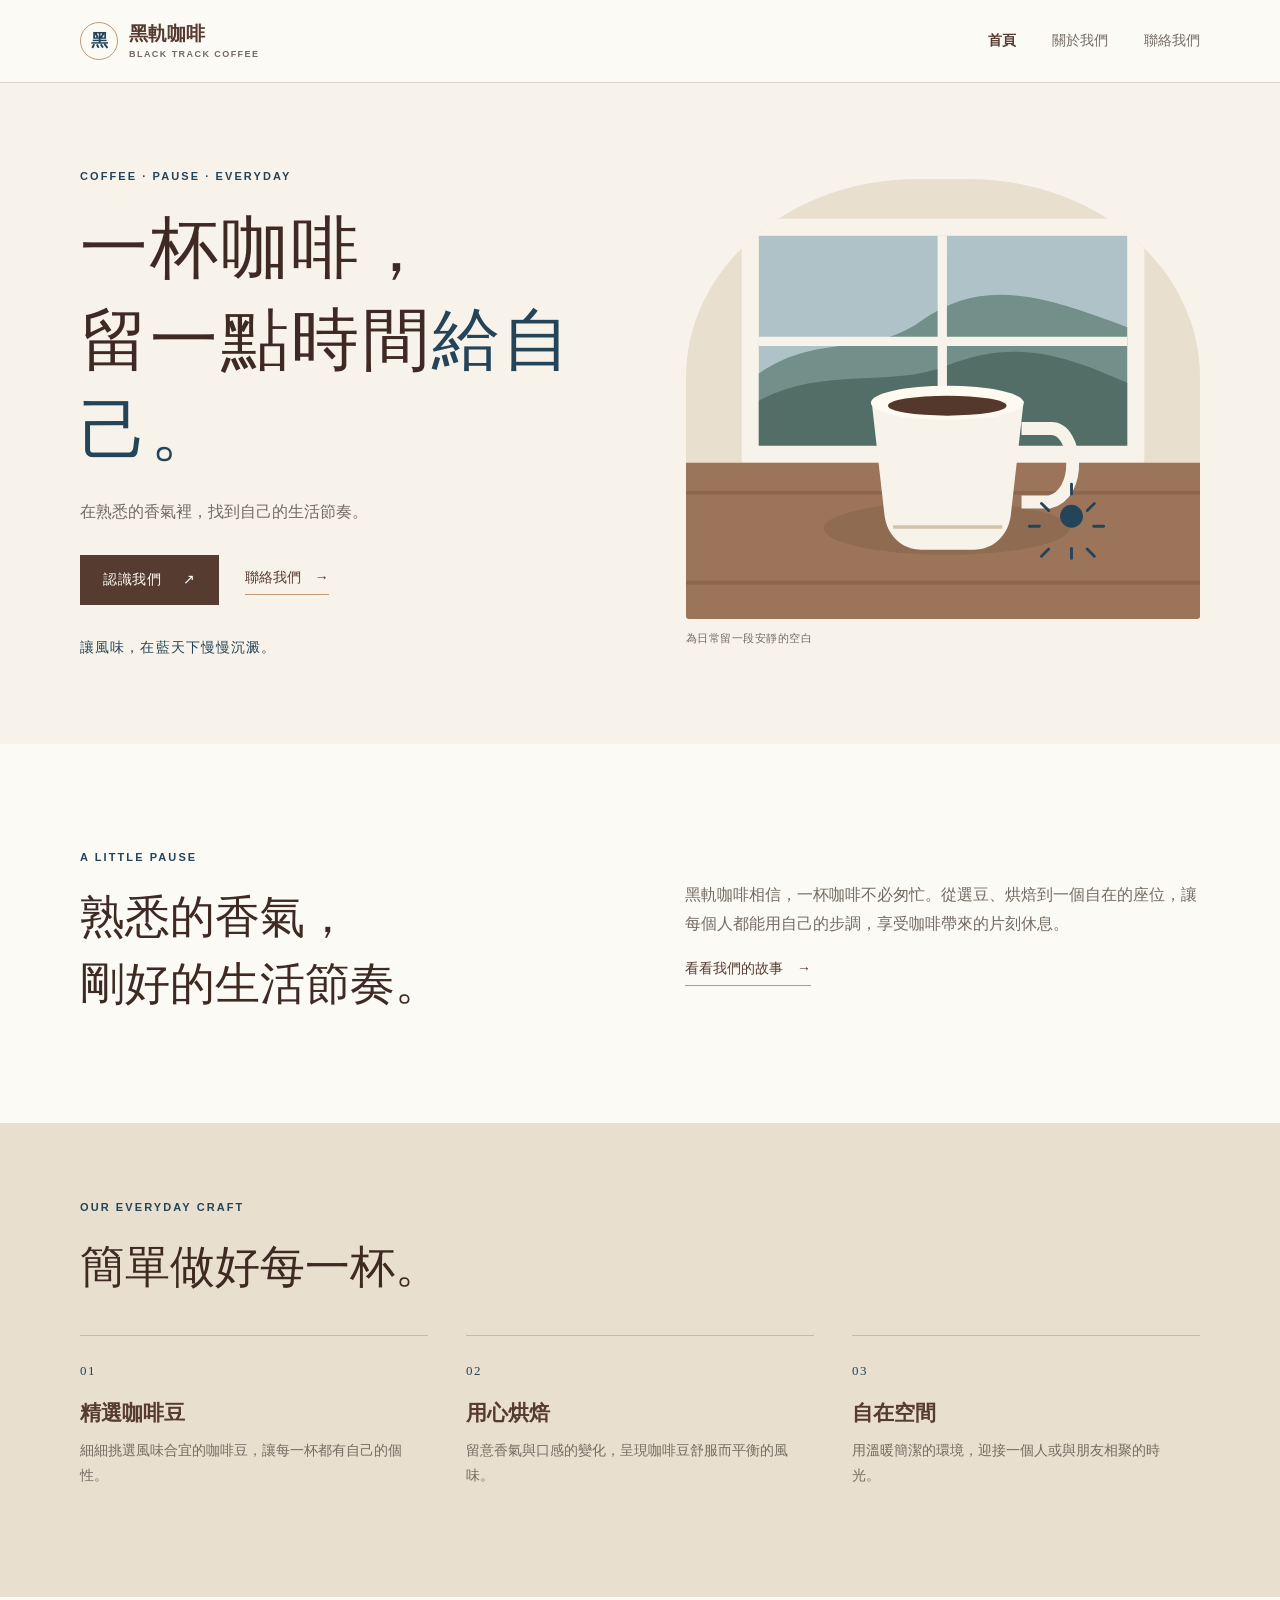
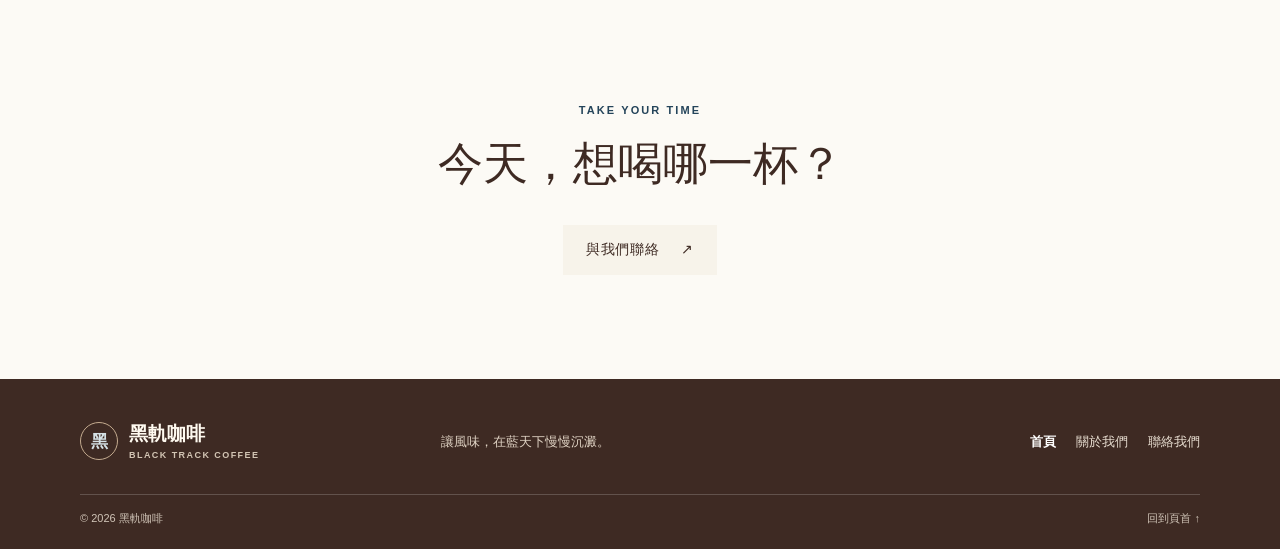
<file: pages/index.html>
﻿<!doctype html>
<html lang="zh-Hant">
<head>
  <meta charset="utf-8">
  <meta name="viewport" content="width=device-width, initial-scale=1">
  <meta name="description" content="黑軌咖啡，以熟悉的咖啡香氣陪你找回生活節奏。">
  <title>黑軌咖啡｜讓風味，在藍天下慢慢沉澱</title>
  <link rel="stylesheet" href="assets/css/site.css">
  <script src="assets/js/site.js" defer></script>
</head>
<body>
  <a class="skip-link" href="#main">跳到主要內容</a>
  <header class="site-header">
    <div class="nav-wrap wrap">
      <a class="brand" href="index.html" aria-label="黑軌咖啡首頁"><span class="brand-mark" aria-hidden="true">黑</span><span>黑軌咖啡<small>BLACK TRACK COFFEE</small></span></a>
      <button class="menu-toggle" type="button" aria-expanded="false" aria-controls="site-nav" aria-label="開啟導覽選單"><span></span><span></span><span></span></button>
      <nav id="site-nav" class="site-nav" aria-label="主要導覽">
        <a href="index.html" aria-current="page">首頁</a><a href="about.html">關於我們</a><a href="contact.html">聯絡我們</a>
      </nav>
    </div>
  </header>
  <main id="main">
    <section class="hero">
      <div class="wrap hero-grid">
        <div class="hero-copy">
          <p class="eyebrow">COFFEE · PAUSE · EVERYDAY</p>
          <h1>一杯咖啡，<br>留一點時間<span>給自己。</span></h1>
          <p class="lead">在熟悉的香氣裡，找到自己的生活節奏。</p>
          <div class="hero-actions"><a class="button" href="about.html">認識我們 <span aria-hidden="true">↗</span></a><a class="text-link" href="contact.html">聯絡我們 <span aria-hidden="true">→</span></a></div>
          <p class="tagline">讓風味，在藍天下慢慢沉澱。</p>
        </div>
        <figure class="hero-visual"><img src="assets/images/coffee-cup.svg" alt="插畫：窗邊的一杯咖啡，窗外有一片藍色天空"><figcaption>為日常留一段安靜的空白</figcaption></figure>
      </div>
    </section>
    <section class="section wrap intro-grid">
      <div><p class="eyebrow">A LITTLE PAUSE</p><h2>熟悉的香氣，<br>剛好的生活節奏。</h2></div>
      <div><p>黑軌咖啡相信，一杯咖啡不必匆忙。從選豆、烘焙到一個自在的座位，讓每個人都能用自己的步調，享受咖啡帶來的片刻休息。</p><a class="text-link" href="about.html">看看我們的故事 <span aria-hidden="true">→</span></a></div>
    </section>
    <section class="feature-band"><div class="wrap"><p class="eyebrow">OUR EVERYDAY CRAFT</p><h2>簡單做好每一杯。</h2><div class="feature-grid">
      <article class="feature-card"><span class="feature-number">01</span><h3>精選咖啡豆</h3><p>細細挑選風味合宜的咖啡豆，讓每一杯都有自己的個性。</p></article>
      <article class="feature-card"><span class="feature-number">02</span><h3>用心烘焙</h3><p>留意香氣與口感的變化，呈現咖啡豆舒服而平衡的風味。</p></article>
      <article class="feature-card"><span class="feature-number">03</span><h3>自在空間</h3><p>用溫暖簡潔的環境，迎接一個人或與朋友相聚的時光。</p></article>
    </div></div></section>
    <section class="section wrap closing"><p class="eyebrow">TAKE YOUR TIME</p><h2>今天，想喝哪一杯？</h2><a class="button button-light" href="contact.html">與我們聯絡 <span aria-hidden="true">↗</span></a></section>
  </main>
  <footer class="site-footer"><div class="wrap footer-main"><a class="brand brand-footer" href="index.html"><span class="brand-mark" aria-hidden="true">黑</span><span>黑軌咖啡<small>BLACK TRACK COFFEE</small></span></a><p>讓風味，在藍天下慢慢沉澱。</p><nav aria-label="頁尾導覽"><a href="index.html" aria-current="page">首頁</a><a href="about.html">關於我們</a><a href="contact.html">聯絡我們</a></nav></div><div class="wrap footer-bottom"><span>© <span data-year>2026</span> 黑軌咖啡</span><a href="#main">回到頁首 ↑</a></div></footer>
</body>
</html>
</file>
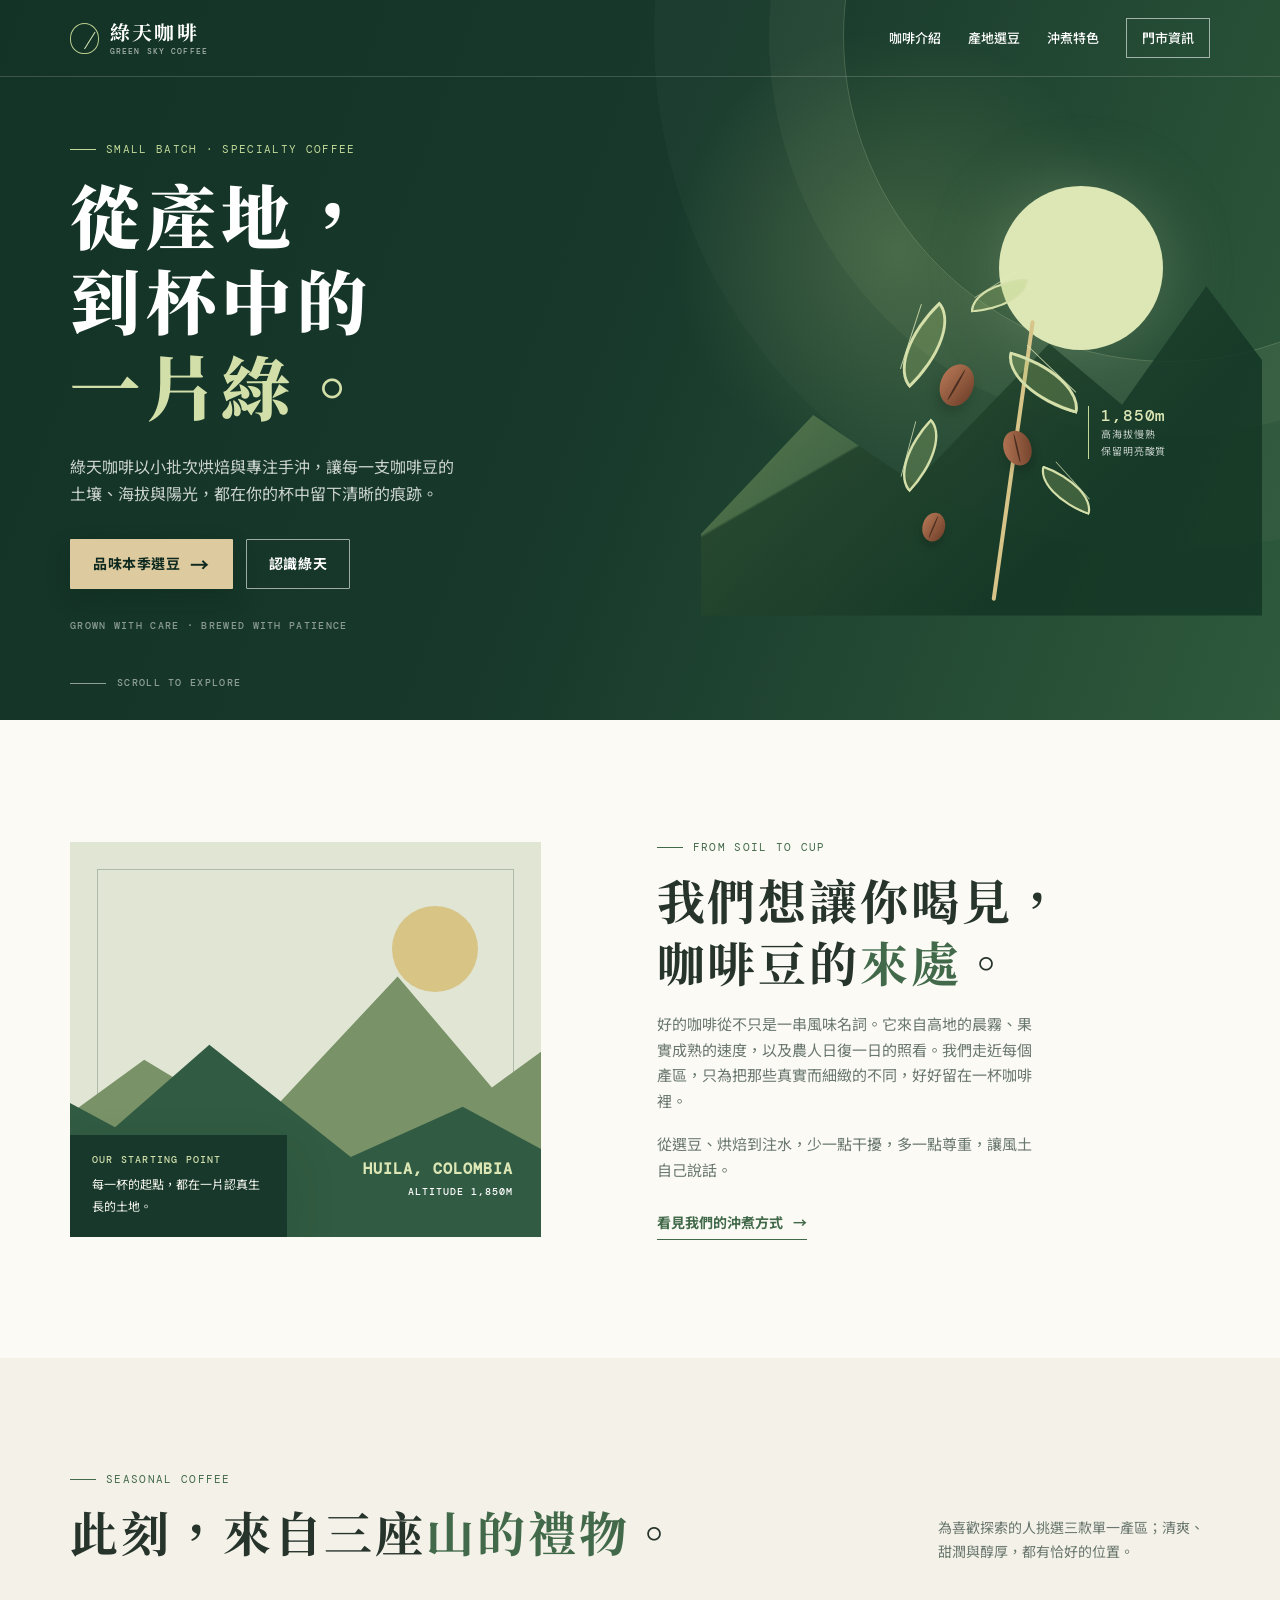
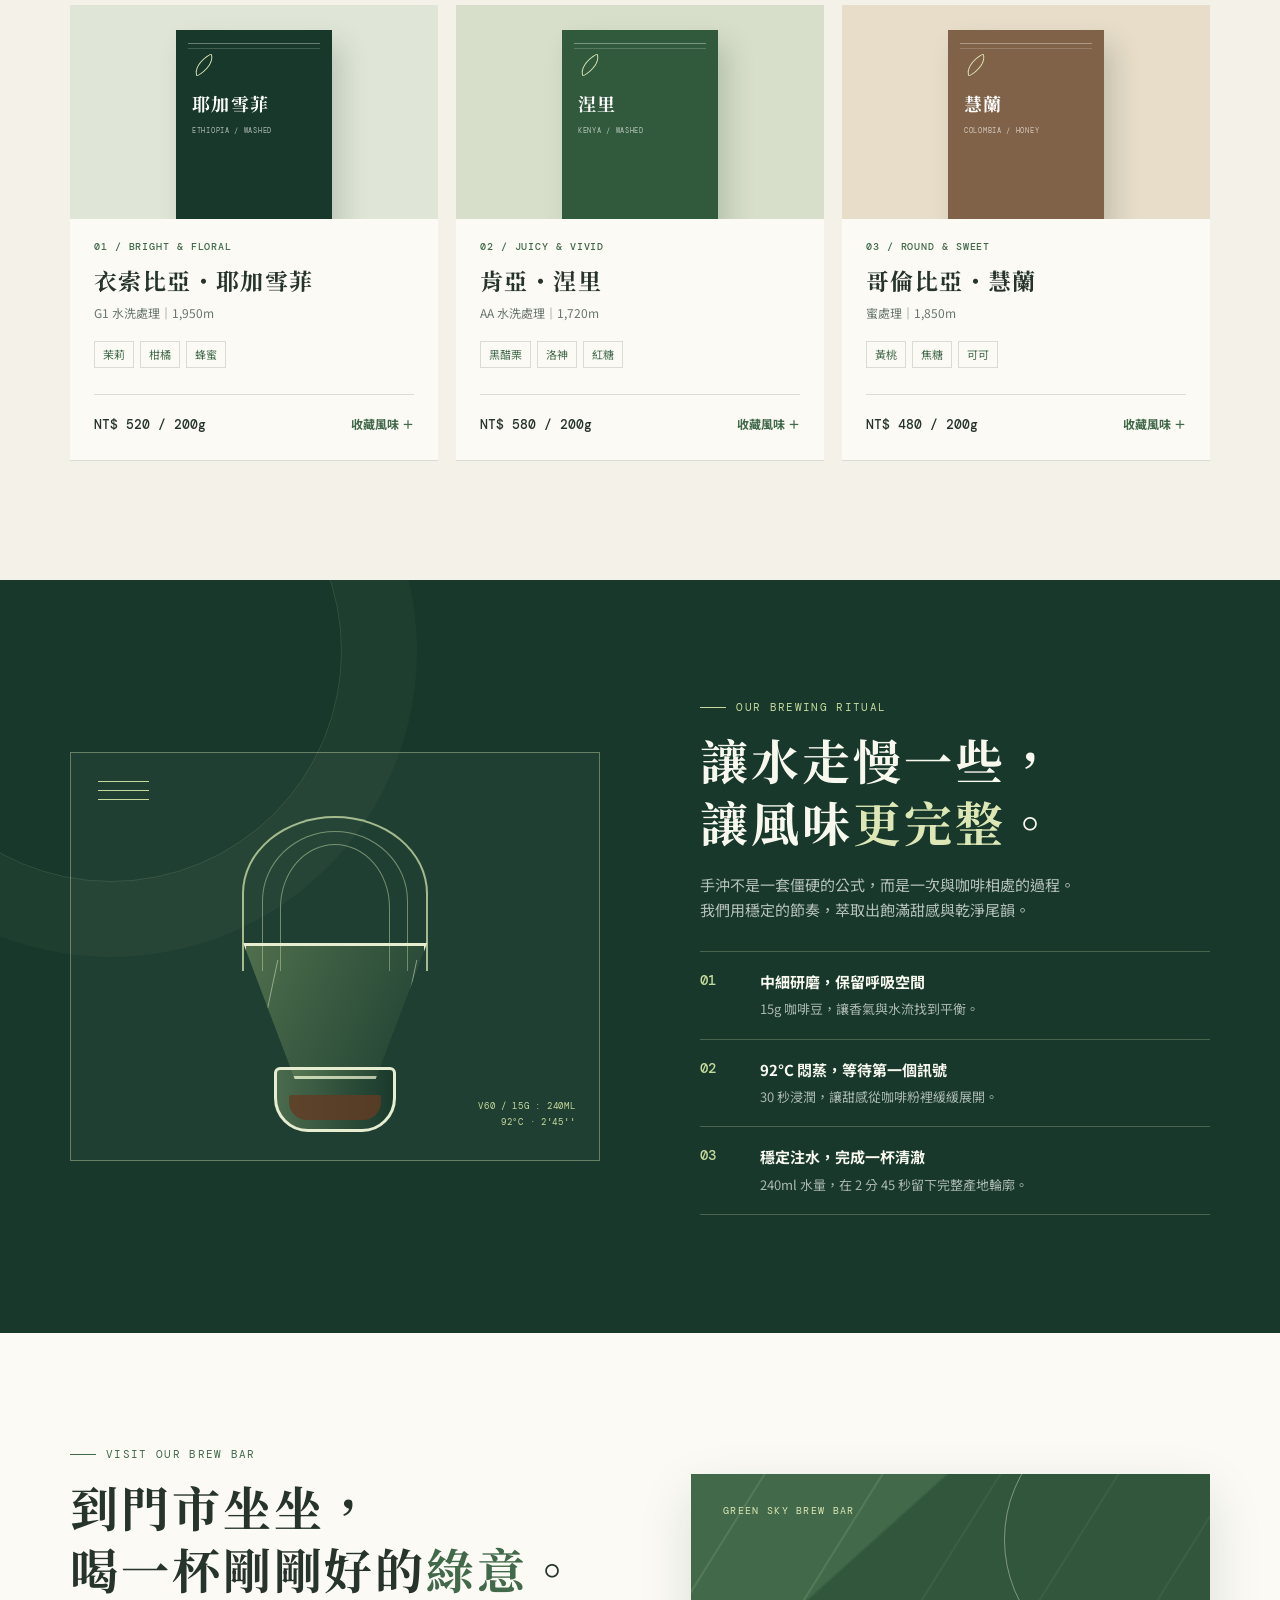
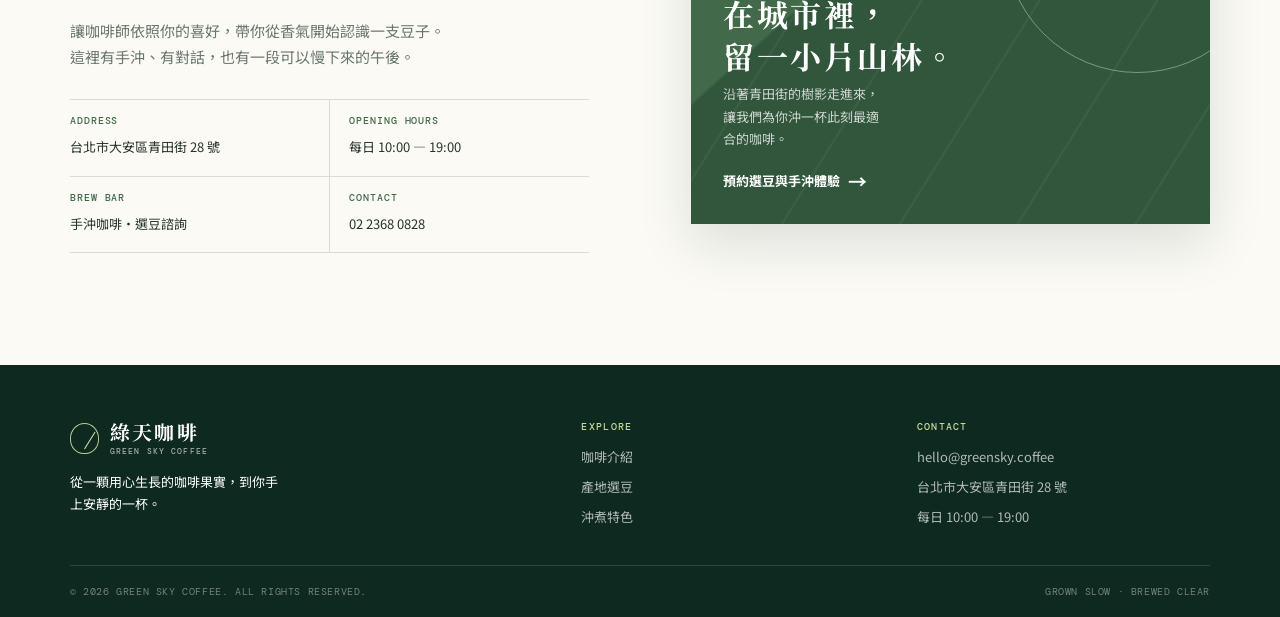
<file: refined/index.html>
<!DOCTYPE html>
<html lang="zh-Hant">
<head>
  <meta charset="UTF-8">
  <meta name="viewport" content="width=device-width, initial-scale=1.0">
  <meta name="description" content="綠天咖啡以小批次烘焙與手沖，讓每一支精品咖啡豆的產地風土清晰抵達杯中。">
  <title>綠天咖啡｜從產地，到杯中的一片綠</title>
  <link rel="preconnect" href="https://fonts.googleapis.com">
  <link rel="preconnect" href="https://fonts.gstatic.com" crossorigin>
  <link href="https://fonts.googleapis.com/css2?family=DM+Mono:wght@400;500&family=Noto+Sans+TC:wght@400;500;600;700&family=Noto+Serif+TC:wght@500;600;700;900&display=swap" rel="stylesheet">
  <style>
    :root {
      --forest: #17382b;
      --deep-forest: #0e291f;
      --moss: #426a4a;
      --leaf: #9aaa72;
      --cream: #f4f1e8;
      --paper: #fbfaf5;
      --oat: #ddca9e;
      --clay: #ad7655;
      --ink: #26342b;
      --muted: #69776e;
      --line: #d9ddd1;
      --shadow: 0 20px 50px rgba(18, 45, 32, .13);
    }

    * { box-sizing: border-box; }
    html { scroll-behavior: smooth; }
    body { margin: 0; background: var(--cream); color: var(--ink); font-family: "Noto Sans TC", sans-serif; line-height: 1.7; -webkit-font-smoothing: antialiased; }
    a { color: inherit; text-decoration: none; }
    button, input { font: inherit; }
    button { cursor: pointer; }
    .container { width: min(1140px, calc(100% - 52px)); margin: 0 auto; }
    .sr-only { position: absolute; width: 1px; height: 1px; overflow: hidden; clip: rect(0,0,0,0); white-space: nowrap; }
    .eyebrow { display: flex; align-items: center; gap: 10px; margin: 0 0 12px; color: var(--moss); font-family: "DM Mono", monospace; font-size: 11px; letter-spacing: .12em; }
    .eyebrow::before { content: ""; width: 26px; height: 1px; background: currentColor; }
    .title { margin: 0; font: 700 clamp(30px, 4vw, 48px)/1.3 "Noto Serif TC", serif; letter-spacing: .06em; }
    .title strong { color: var(--moss); font: inherit; }
    .copy { max-width: 48ch; margin: 18px 0 0; color: var(--muted); font-size: 15px; }
    .button { display: inline-flex; align-items: center; justify-content: center; gap: 10px; min-height: 50px; padding: 12px 22px; border: 1px solid transparent; border-radius: 1px; font-size: 14px; font-weight: 700; letter-spacing: .04em; transition: transform .2s ease, background .2s ease, color .2s ease, border-color .2s ease; }
    .button:hover { transform: translateY(-2px); }
    .button:focus-visible, a:focus-visible, button:focus-visible, input:focus-visible { outline: 3px solid #d3c66b; outline-offset: 3px; }
    .button-main { color: var(--deep-forest); background: var(--oat); box-shadow: 0 10px 24px rgba(7, 27, 18, .18); }
    .button-main:hover { background: #eddaac; }
    .button-light { border-color: rgba(255,255,255,.58); color: #fff; }
    .button-light:hover { background: rgba(255,255,255,.12); }
    .icon-arrow { font-size: 19px; line-height: 1; }

    /* Header */
    .header { position: absolute; z-index: 10; width: 100%; color: #fff; border-bottom: 1px solid rgba(255,255,255,.17); }
    .nav { display: flex; min-height: 76px; align-items: center; justify-content: space-between; }
    .brand { display: flex; align-items: center; gap: 11px; font: 700 20px/1 "Noto Serif TC", serif; letter-spacing: .11em; }
    .brand-symbol { position: relative; width: 29px; height: 31px; border: 1px solid #bbcd91; border-radius: 50% 50% 47% 47%; color: #d9e5b6; }
    .brand-symbol::before { content: ""; position: absolute; top: 5px; left: 13px; width: 1px; height: 20px; background: #d9e5b6; transform: rotate(32deg); transform-origin: bottom; }
    .brand small { display: block; margin-top: 5px; color: rgba(255,255,255,.63); font: 500 8px/1 "DM Mono", monospace; letter-spacing: .14em; }
    .nav-links { display: flex; align-items: center; gap: 27px; font-size: 13px; font-weight: 500; }
    .nav-links a { position: relative; padding: 6px 0; }
    .nav-links a:not(.nav-book)::after { content: ""; position: absolute; right: 0; bottom: 0; left: 0; height: 1px; background: var(--leaf); transform: scaleX(0); transform-origin: right; transition: transform .2s; }
    .nav-links a:not(.nav-book):hover::after { transform: scaleX(1); transform-origin: left; }
    .nav-book { padding: 8px 15px !important; border: 1px solid rgba(255,255,255,.58); }
    .nav-book:hover { color: var(--forest); background: #fff; }
    .menu-button { display: none; width: 40px; height: 40px; border: 0; color: #fff; background: transparent; font-size: 23px; }

    /* Hero */
    .hero { position: relative; min-height: 720px; overflow: hidden; color: #fff; background: var(--forest); }
    .hero::before { content: ""; position: absolute; inset: 0; background: radial-gradient(circle at 70% 35%, rgba(141,170,103,.28), transparent 22%), linear-gradient(110deg, #133326 0%, #17382b 47%, #2f5a3c 100%); }
    .hero::after { content: ""; position: absolute; top: -290px; right: -215px; width: 650px; height: 650px; border: 1px solid rgba(223,235,186,.22); border-radius: 50%; box-shadow: 0 0 0 74px rgba(223,235,186,.045), 0 0 0 189px rgba(223,235,186,.025); }
    .hero-grid { position: relative; z-index: 1; display: grid; grid-template-columns: 1.05fr .95fr; gap: 35px; align-items: center; min-height: 720px; padding: 126px 0 72px; }
    .hero .eyebrow { color: #c3d99a; }
    .hero h1 { max-width: 12ch; margin: 0; font: 900 clamp(43px, 5.5vw, 70px)/1.22 "Noto Serif TC", serif; letter-spacing: .08em; }
    .hero h1 em { color: #d2dfa9; font-style: normal; }
    .hero-lede { max-width: 43ch; margin: 26px 0 31px; color: rgba(255,255,255,.78); font-size: 16px; }
    .hero-actions { display: flex; flex-wrap: wrap; gap: 13px; }
    .hero-signature { margin: 29px 0 0; color: rgba(255,255,255,.5); font: 500 10px/1.6 "DM Mono", monospace; letter-spacing: .13em; }
    .hero-visual { position: relative; height: 453px; }
    .sun-disc { position: absolute; top: 25px; right: 9%; width: 164px; height: 164px; border-radius: 50%; background: #dce7b5; box-shadow: 0 0 72px rgba(220,231,181,.25); }
    .hill { position: absolute; right: -10%; bottom: -2px; width: 107%; height: 75%; clip-path: polygon(0 76%, 20% 41%, 38% 61%, 62% 20%, 75% 38%, 90% 3%, 100% 25%, 100% 100%, 0 100%); background: linear-gradient(136deg, #72905c, #244c36 69%); opacity: .88; }
    .hill::after { content: ""; position: absolute; inset: 0; background: linear-gradient(150deg, transparent 39%, rgba(8,38,25,.55) 39.5% 100%); }
    .coffee-plant { position: absolute; z-index: 2; right: 19%; bottom: 13px; width: 255px; height: 330px; transform: rotate(-4deg); }
    .stem { position: absolute; bottom: 0; left: 125px; width: 4px; height: 283px; border-radius: 4px; background: #d6c488; transform: rotate(12deg); transform-origin: bottom; }
    .leaf { position: absolute; width: 82px; height: 42px; border: 3px solid #d5dfa9; border-radius: 100% 0 100% 0; background: rgba(173,202,117,.26); }
    .leaf::after { content: ""; position: absolute; top: 50%; left: 4px; width: 68px; height: 1px; background: rgba(226,237,189,.78); transform: rotate(-28deg); transform-origin: left; }
    .leaf-a { top: 49px; left: 35px; transform: rotate(-40deg); }
    .leaf-b { top: 95px; right: 22px; transform: rotate(20deg) scaleX(-1); }
    .leaf-c { top: 159px; left: 23px; transform: rotate(-43deg) scale(.84); }
    .leaf-d { top: 204px; right: 7px; transform: rotate(24deg) scaleX(-1) scale(.74); }
    .leaf-e { top: 5px; right: 60px; transform: rotate(0deg) scale(.72); }
    .bean { position: absolute; z-index: 3; width: 33px; height: 43px; border-radius: 50%; background: linear-gradient(110deg, #b87957, #6d3e28); box-shadow: 0 8px 12px rgba(0,0,0,.17); }
    .bean::before { content: ""; position: absolute; top: 4px; bottom: 4px; left: 15px; width: 2px; border-radius: 50%; background: rgba(45,26,19,.72); transform: rotate(8deg); }
    .bean-1 { top: 91px; left: 89px; transform: rotate(26deg); }
    .bean-2 { top: 158px; right: 77px; transform: rotate(-17deg) scale(.83); }
    .bean-3 { top: 231px; left: 56px; transform: rotate(19deg) scale(.68); }
    .origin-tag { position: absolute; z-index: 3; top: 52%; right: -2%; width: 132px; padding-left: 12px; border-left: 1px solid #c3d99a; color: rgba(255,255,255,.76); font-size: 10px; line-height: 1.7; letter-spacing: .08em; }
    .origin-tag b { display: block; color: #dce7b5; font: 500 16px/1.2 "DM Mono", monospace; }
    .scroll-hint { position: absolute; bottom: 22px; left: max(26px, calc((100% - 1140px) / 2)); z-index: 2; display: flex; gap: 11px; align-items: center; color: rgba(255,255,255,.52); font: 500 10px/1 "DM Mono", monospace; letter-spacing: .13em; }
    .scroll-hint::before { content: ""; width: 36px; height: 1px; background: currentColor; }

    /* Story */
    .story { padding: 118px 0; background: var(--paper); }
    .story-grid { display: grid; grid-template-columns: .92fr 1.08fr; gap: clamp(46px, 9vw, 120px); align-items: center; }
    .origin-window { position: relative; min-height: 395px; overflow: hidden; background: #e0e5d4; }
    .origin-window::before { content: ""; position: absolute; inset: 27px; border: 1px solid rgba(23,56,43,.25); }
    .origin-sun { position: absolute; top: 64px; right: 63px; width: 86px; height: 86px; border-radius: 50%; background: #d8c485; }
    .origin-hill-one, .origin-hill-two { position: absolute; right: -12%; bottom: -2%; left: -13%; clip-path: polygon(0 72%, 23% 40%, 42% 62%, 66% 13%, 82% 49%, 100% 24%, 100% 100%, 0 100%); }
    .origin-hill-one { height: 78%; background: #799267; }
    .origin-hill-two { height: 58%; background: #315b42; transform: scaleX(-1); }
    .origin-label { position: absolute; z-index: 2; right: 28px; bottom: 27px; color: #fff; font: 500 10px/1.7 "DM Mono", monospace; letter-spacing: .1em; text-align: right; }
    .origin-label b { display: block; color: #dce7b5; font-size: 15px; }
    .story-note { position: absolute; z-index: 3; bottom: 0; left: 0; width: 217px; padding: 20px 22px; color: #f9f8f1; background: var(--forest); box-shadow: var(--shadow); }
    .story-note b { display: block; margin-bottom: 8px; color: #cfddaa; font: 500 10px/1 "DM Mono", monospace; letter-spacing: .12em; }
    .story-note p { margin: 0; font-size: 12px; line-height: 1.8; }
    .story-link { display: inline-flex; gap: 10px; margin-top: 29px; padding-bottom: 4px; border-bottom: 1px solid var(--moss); color: var(--moss); font-size: 14px; font-weight: 700; }

    /* Selection */
    .selection { padding: 112px 0 120px; background: var(--cream); }
    .section-head { display: flex; align-items: end; justify-content: space-between; gap: 30px; margin-bottom: 42px; }
    .section-head .copy { max-width: 34ch; margin: 0; font-size: 14px; }
    .coffee-grid { display: grid; grid-template-columns: repeat(3, 1fr); gap: 18px; }
    .coffee-card { display: flex; flex-direction: column; min-height: 455px; background: var(--paper); box-shadow: 0 1px 0 var(--line); transition: transform .25s ease, box-shadow .25s ease; }
    .coffee-card:hover { transform: translateY(-6px); box-shadow: var(--shadow); }
    .bag-visual { position: relative; height: 214px; overflow: hidden; background: #dfe6d7; }
    .coffee-card:nth-child(2) .bag-visual { background: #d7dfca; }
    .coffee-card:nth-child(3) .bag-visual { background: #e7ddc9; }
    .bag { position: absolute; right: 50%; bottom: -10px; width: 156px; height: 199px; padding: 28px 16px; color: #fff; background: var(--forest); box-shadow: 10px 14px 25px rgba(20,50,36,.17); transform: translateX(50%); }
    .coffee-card:nth-child(2) .bag { background: #315a3d; }
    .coffee-card:nth-child(3) .bag { background: #806248; }
    .bag::before { content: ""; position: absolute; top: 13px; right: 12px; left: 12px; height: 1px; background: rgba(255,255,255,.35); box-shadow: 0 5px 0 rgba(255,255,255,.18); }
    .bag .mini-leaf { display: block; width: 24px; height: 14px; margin-bottom: 19px; border: 1px solid #dce7b5; border-radius: 100% 0; transform: rotate(-28deg); }
    .bag .bag-name { position: relative; z-index: 1; font: 700 18px/1.3 "Noto Serif TC", serif; letter-spacing: .07em; }
    .bag .bag-origin { display: block; margin-top: 7px; color: rgba(255,255,255,.65); font: 400 7px/1.4 "DM Mono", monospace; letter-spacing: .1em; }
    .card-body { display: flex; flex: 1; flex-direction: column; padding: 23px 24px 22px; }
    .card-index { color: var(--moss); font: 500 10px/1 "DM Mono", monospace; letter-spacing: .09em; }
    .card-body h3 { margin: 13px 0 5px; font: 700 23px/1.4 "Noto Serif TC", serif; letter-spacing: .06em; }
    .card-origin { margin: 0; color: var(--muted); font-size: 12px; }
    .flavour { display: flex; flex-wrap: wrap; gap: 6px; margin: 18px 0 auto; }
    .flavour span { padding: 3px 8px; border: 1px solid var(--line); color: var(--moss); font-size: 11px; }
    .card-footer { display: flex; align-items: center; justify-content: space-between; gap: 12px; margin-top: 20px; padding-top: 15px; border-top: 1px solid var(--line); }
    .price { font: 500 13px/1 "DM Mono", monospace; }
    .save-button { padding: 4px 0; border: 0; color: var(--moss); background: transparent; font-size: 12px; font-weight: 700; }
    .save-button:hover { color: var(--clay); }

    /* Brew */
    .brew { position: relative; overflow: hidden; padding: 118px 0; color: #f8f8ef; background: var(--forest); }
    .brew::before { content: ""; position: absolute; top: -160px; left: -120px; width: 460px; height: 460px; border: 1px solid rgba(211,227,166,.14); border-radius: 50%; box-shadow: 0 0 0 75px rgba(211,227,166,.035); }
    .brew-grid { position: relative; z-index: 1; display: grid; grid-template-columns: 1.02fr .98fr; gap: clamp(45px, 8vw, 100px); align-items: center; }
    .brew .eyebrow { color: #c6d99c; }
    .brew .title strong { color: #dce7b5; }
    .brew .copy { color: rgba(255,255,255,.69); }
    .brew-drawing { position: relative; min-height: 409px; border: 1px solid rgba(220,231,181,.38); background: rgba(255,255,255,.035); }
    .brew-drawing::before { content: ""; position: absolute; top: 28px; left: 27px; width: 51px; height: 1px; background: #c6d99c; box-shadow: 0 9px 0 #c6d99c, 0 18px 0 #c6d99c; }
    .water-lines { position: absolute; top: 63px; left: 50%; width: 186px; height: 155px; border: 2px solid rgba(210,228,174,.75); border-bottom: 0; border-radius: 50% 50% 0 0; transform: translateX(-50%); }
    .water-lines::before, .water-lines::after { content: ""; position: absolute; top: 13px; right: 18px; bottom: 0; left: 18px; border: 1px solid rgba(210,228,174,.48); border-bottom: 0; border-radius: 50% 50% 0 0; }
    .water-lines::after { top: 26px; right: 36px; left: 36px; }
    .dripper { position: absolute; bottom: 81px; left: 50%; width: 184px; height: 136px; border: 3px solid #e6edd0; background: linear-gradient(115deg, rgba(173,203,129,.34), rgba(30,74,48,.14)); clip-path: polygon(0 0,100% 0,72% 100%,28% 100%); transform: translateX(-50%); }
    .dripper::before { content: ""; position: absolute; top: 14px; right: 19px; bottom: 0; left: 19px; border-left: 1px solid rgba(230,237,208,.5); border-right: 1px solid rgba(230,237,208,.5); transform: skewX(-12deg); }
    .server { position: absolute; bottom: 28px; left: 50%; width: 122px; height: 65px; border: 3px solid #e6edd0; border-radius: 6px 6px 34px 34px; background: linear-gradient(90deg, rgba(160,192,130,.34), rgba(9,41,27,.24)); transform: translateX(-50%); }
    .server::after { content: ""; position: absolute; right: 12px; bottom: 9px; left: 12px; height: 25px; border-radius: 2px 2px 18px 18px; background: rgba(100,59,35,.8); }
    .brew-caption { position: absolute; right: 24px; bottom: 21px; color: #c6d99c; font: 400 9px/1.8 "DM Mono", monospace; letter-spacing: .08em; text-align: right; }
    .method-list { display: grid; gap: 0; margin: 28px 0 0; padding: 0; list-style: none; }
    .method-list li { display: grid; grid-template-columns: 45px 1fr; gap: 15px; padding: 17px 0; border-top: 1px solid rgba(220,231,181,.25); }
    .method-list li:last-child { border-bottom: 1px solid rgba(220,231,181,.25); }
    .method-no { color: #c6d99c; font: 500 14px/1.7 "DM Mono", monospace; }
    .method-text b { display: block; font-size: 15px; }
    .method-text span { color: rgba(255,255,255,.64); font-size: 13px; }

    /* Visit */
    .visit { padding: 112px 0; background: var(--paper); }
    .visit-grid { display: grid; grid-template-columns: 1fr 1fr; gap: clamp(42px, 8vw, 105px); align-items: center; }
    .store-card { position: relative; min-height: 350px; overflow: hidden; color: #fff; background: var(--moss); box-shadow: var(--shadow); }
    .store-card::before { content: ""; position: absolute; inset: 0; opacity: .68; background: linear-gradient(138deg, transparent 28%, rgba(11,45,30,.46) 28.5% 100%), repeating-linear-gradient(122deg, transparent 0 61px, rgba(224,235,195,.18) 62px 63px, transparent 64px 100px); }
    .store-card::after { content: ""; position: absolute; top: -68px; right: -61px; width: 265px; height: 265px; border: 1px solid rgba(227,237,203,.44); border-radius: 50%; }
    .store-inner { position: relative; z-index: 1; display: flex; min-height: 350px; flex-direction: column; padding: 32px; }
    .store-kicker { margin: 0; color: #dce7b5; font: 400 10px/1 "DM Mono", monospace; letter-spacing: .13em; }
    .store-inner h3 { margin: auto 0 7px; font: 700 31px/1.35 "Noto Serif TC", serif; letter-spacing: .08em; }
    .store-inner p:not(.store-kicker) { max-width: 23ch; margin: 0; color: rgba(255,255,255,.76); font-size: 13px; }
    .store-link { display: inline-flex; align-items: center; gap: 8px; margin-top: 20px; color: #fff; font-size: 13px; font-weight: 700; }
    .details { display: grid; grid-template-columns: repeat(2, 1fr); gap: 0; margin: 30px 0 0; }
    .detail { padding: 16px 0; border-top: 1px solid var(--line); }
    .detail:nth-last-child(-n+2) { border-bottom: 1px solid var(--line); }
    .detail:nth-child(odd) { padding-right: 19px; }
    .detail:nth-child(even) { padding-left: 19px; border-left: 1px solid var(--line); }
    .detail b { display: block; margin-bottom: 6px; color: var(--moss); font: 500 10px/1 "DM Mono", monospace; letter-spacing: .09em; }
    .detail span { font-size: 13px; }

    /* Footer and small UI */
    footer { color: rgba(255,255,255,.68); background: var(--deep-forest); }
    .footer-grid { display: grid; grid-template-columns: 1.6fr 1fr 1fr; gap: 42px; padding: 57px 0 37px; }
    .footer-brand { color: #fff; }
    .footer-brand p { max-width: 30ch; margin: 16px 0 0; font-size: 13px; }
    .footer-heading { margin: 0 0 14px; color: #c6d99c; font: 500 10px/1 "DM Mono", monospace; letter-spacing: .13em; }
    .footer-list { margin: 0; padding: 0; list-style: none; font-size: 13px; }
    .footer-list li + li { margin-top: 8px; }
    .footer-list a:hover { color: #fff; }
    .footer-bottom { display: flex; justify-content: space-between; gap: 20px; padding: 18px 0; border-top: 1px solid rgba(255,255,255,.13); color: rgba(255,255,255,.42); font: 400 10px/1.5 "DM Mono", monospace; letter-spacing: .06em; }
    .toast { position: fixed; right: 22px; bottom: 22px; z-index: 30; max-width: min(340px, calc(100% - 44px)); padding: 13px 17px; border-left: 3px solid var(--oat); color: #fff; background: var(--deep-forest); box-shadow: var(--shadow); font-size: 13px; opacity: 0; pointer-events: none; transform: translateY(12px); transition: opacity .23s ease, transform .23s ease; }
    .toast.show { opacity: 1; transform: translateY(0); }
    .reveal { opacity: 0; transform: translateY(18px); transition: opacity .65s ease, transform .65s ease; }
    .reveal.in { opacity: 1; transform: translateY(0); }

    @media (max-width: 840px) {
      .nav { min-height: 68px; }
      .menu-button { display: block; }
      .nav-links { position: absolute; top: 68px; right: 0; left: 0; display: grid; gap: 0; max-height: 0; overflow: hidden; background: #112f23; transition: max-height .28s ease; }
      .nav-links.open { max-height: 300px; border-top: 1px solid rgba(255,255,255,.14); }
      .nav-links a { padding: 13px 26px; border-bottom: 1px solid rgba(255,255,255,.1); }
      .nav-links .nav-book { margin: 10px 26px; text-align: center; }
      .hero, .hero-grid { min-height: 725px; }
      .hero-grid { grid-template-columns: 1fr; padding-top: 110px; }
      .hero-visual { height: 280px; margin-top: -40px; }
      .sun-disc { top: 8px; right: 14%; width: 118px; height: 118px; }
      .hill { width: 86%; height: 97%; }
      .coffee-plant { right: 16%; bottom: -24px; transform: scale(.75) rotate(-4deg); transform-origin: bottom right; }
      .origin-tag { top: 45%; right: 1%; }
      .story-grid, .brew-grid, .visit-grid { grid-template-columns: 1fr; }
      .origin-window { max-width: 560px; width: 100%; }
      .coffee-grid { grid-template-columns: repeat(2, 1fr); }
      .coffee-card:last-child { grid-column: span 2; }
      .footer-grid { grid-template-columns: 1.4fr 1fr; }
      .footer-brand { grid-column: span 2; }
    }

    @media (max-width: 570px) {
      .container { width: min(100% - 34px, 1140px); }
      .hero, .hero-grid { min-height: 680px; }
      .hero-grid { padding-top: 99px; padding-bottom: 44px; }
      .hero h1 { font-size: 40px; }
      .hero-lede { margin: 19px 0 23px; font-size: 14px; }
      .hero-visual { height: 238px; }
      .origin-tag { display: none; }
      .scroll-hint { bottom: 12px; left: 17px; }
      .story, .selection, .brew, .visit { padding: 76px 0; }
      .origin-window { min-height: 335px; }
      .story-note { width: 190px; padding: 16px; }
      .section-head { display: block; }
      .section-head .copy { margin-top: 15px; }
      .coffee-grid { grid-template-columns: 1fr; }
      .coffee-card:last-child { grid-column: auto; }
      .brew-drawing { min-height: 325px; }
      .water-lines { transform: translateX(-50%) scale(.82); transform-origin: top; }
      .dripper { transform: translateX(-50%) scale(.8); transform-origin: bottom; }
      .server { transform: translateX(-50%) scale(.8); transform-origin: bottom; }
      .details { grid-template-columns: 1fr; }
      .detail, .detail:nth-last-child(-n+2) { border-bottom: 0; }
      .detail:first-child { border-top: 1px solid var(--line); }
      .detail:last-child { border-bottom: 1px solid var(--line); }
      .detail:nth-child(even) { padding-left: 0; border-left: 0; }
      .footer-grid { grid-template-columns: 1fr; gap: 30px; }
      .footer-brand { grid-column: auto; }
      .footer-bottom { display: block; }
      .footer-bottom span + span { display: block; margin-top: 6px; }
    }

    @media (prefers-reduced-motion: reduce) {
      html { scroll-behavior: auto; }
      *, *::before, *::after { transition-duration: .01ms !important; animation-duration: .01ms !important; }
      .reveal { opacity: 1; transform: none; }
    }
  </style>
</head>
<body>
  <header class="header" id="top">
    <nav class="nav container" aria-label="主要導覽">
      <a class="brand" href="#top" aria-label="回到綠天咖啡首頁"><span class="brand-symbol" aria-hidden="true"></span><span>綠天咖啡<small>GREEN SKY COFFEE</small></span></a>
      <button class="menu-button" type="button" aria-label="開啟導覽選單" aria-expanded="false" aria-controls="navLinks">☰</button>
      <div class="nav-links" id="navLinks">
        <a href="#story">咖啡介紹</a>
        <a href="#selection">產地選豆</a>
        <a href="#brew">沖煮特色</a>
        <a class="nav-book" href="#visit">門市資訊</a>
      </div>
    </nav>
  </header>

  <main>
    <section class="hero" aria-labelledby="heroTitle">
      <div class="hero-grid container">
        <div class="reveal">
          <p class="eyebrow">SMALL BATCH · SPECIALTY COFFEE</p>
          <h1 id="heroTitle">從產地，<br>到杯中的<br><em>一片綠。</em></h1>
          <p class="hero-lede">綠天咖啡以小批次烘焙與專注手沖，讓每一支咖啡豆的土壤、海拔與陽光，都在你的杯中留下清晰的痕跡。</p>
          <div class="hero-actions"><a class="button button-main" href="#selection">品味本季選豆 <span class="icon-arrow">→</span></a><a class="button button-light" href="#story">認識綠天</a></div>
          <p class="hero-signature">GROWN WITH CARE · BREWED WITH PATIENCE</p>
        </div>
        <div class="hero-visual" aria-hidden="true">
          <div class="sun-disc"></div><div class="hill"></div>
          <div class="coffee-plant"><span class="stem"></span><span class="leaf leaf-a"></span><span class="leaf leaf-b"></span><span class="leaf leaf-c"></span><span class="leaf leaf-d"></span><span class="leaf leaf-e"></span><span class="bean bean-1"></span><span class="bean bean-2"></span><span class="bean bean-3"></span></div>
          <p class="origin-tag"><b>1,850m</b>高海拔慢熟<br>保留明亮酸質</p>
        </div>
      </div>
      <p class="scroll-hint">SCROLL TO EXPLORE</p>
    </section>

    <section class="story" id="story" aria-labelledby="storyTitle">
      <div class="story-grid container">
        <div class="origin-window reveal" aria-hidden="true"><div class="origin-sun"></div><div class="origin-hill-one"></div><div class="origin-hill-two"></div><p class="origin-label"><b>HUILA, COLOMBIA</b>ALTITUDE 1,850M</p><div class="story-note"><b>OUR STARTING POINT</b><p>每一杯的起點，都在一片認真生長的土地。</p></div></div>
        <div class="reveal">
          <p class="eyebrow">FROM SOIL TO CUP</p>
          <h2 class="title" id="storyTitle">我們想讓你喝見，<br>咖啡豆的<strong>來處</strong>。</h2>
          <p class="copy">好的咖啡從不只是一串風味名詞。它來自高地的晨霧、果實成熟的速度，以及農人日復一日的照看。我們走近每個產區，只為把那些真實而細緻的不同，好好留在一杯咖啡裡。</p>
          <p class="copy">從選豆、烘焙到注水，少一點干擾，多一點尊重，讓風土自己說話。</p>
          <a class="story-link" href="#brew">看見我們的沖煮方式 <span>→</span></a>
        </div>
      </div>
    </section>

    <section class="selection" id="selection" aria-labelledby="selectionTitle">
      <div class="container">
        <div class="section-head reveal"><div><p class="eyebrow">SEASONAL COFFEE</p><h2 class="title" id="selectionTitle">此刻，來自三座<strong>山的禮物</strong>。</h2></div><p class="copy">為喜歡探索的人挑選三款單一產區；清爽、甜潤與醇厚，都有恰好的位置。</p></div>
        <div class="coffee-grid">
          <article class="coffee-card reveal">
            <div class="bag-visual" aria-hidden="true"><div class="bag"><span class="mini-leaf"></span><b class="bag-name">耶加雪菲</b><span class="bag-origin">ETHIOPIA / WASHED</span></div></div>
            <div class="card-body"><span class="card-index">01 / BRIGHT &amp; FLORAL</span><h3>衣索比亞・耶加雪菲</h3><p class="card-origin">G1 水洗處理｜1,950m</p><div class="flavour"><span>茉莉</span><span>柑橘</span><span>蜂蜜</span></div><div class="card-footer"><span class="price">NT$ 520 / 200g</span><button class="save-button" type="button" data-coffee="衣索比亞・耶加雪菲">收藏風味 ＋</button></div></div>
          </article>
          <article class="coffee-card reveal">
            <div class="bag-visual" aria-hidden="true"><div class="bag"><span class="mini-leaf"></span><b class="bag-name">涅里</b><span class="bag-origin">KENYA / WASHED</span></div></div>
            <div class="card-body"><span class="card-index">02 / JUICY &amp; VIVID</span><h3>肯亞・涅里</h3><p class="card-origin">AA 水洗處理｜1,720m</p><div class="flavour"><span>黑醋栗</span><span>洛神</span><span>紅糖</span></div><div class="card-footer"><span class="price">NT$ 580 / 200g</span><button class="save-button" type="button" data-coffee="肯亞・涅里">收藏風味 ＋</button></div></div>
          </article>
          <article class="coffee-card reveal">
            <div class="bag-visual" aria-hidden="true"><div class="bag"><span class="mini-leaf"></span><b class="bag-name">慧蘭</b><span class="bag-origin">COLOMBIA / HONEY</span></div></div>
            <div class="card-body"><span class="card-index">03 / ROUND &amp; SWEET</span><h3>哥倫比亞・慧蘭</h3><p class="card-origin">蜜處理｜1,850m</p><div class="flavour"><span>黃桃</span><span>焦糖</span><span>可可</span></div><div class="card-footer"><span class="price">NT$ 480 / 200g</span><button class="save-button" type="button" data-coffee="哥倫比亞・慧蘭">收藏風味 ＋</button></div></div>
          </article>
        </div>
      </div>
    </section>

    <section class="brew" id="brew" aria-labelledby="brewTitle">
      <div class="brew-grid container">
        <div class="brew-drawing reveal" aria-hidden="true"><div class="water-lines"></div><div class="dripper"></div><div class="server"></div><p class="brew-caption">V60 / 15G : 240ML<br>92°C · 2'45''</p></div>
        <div class="reveal">
          <p class="eyebrow">OUR BREWING RITUAL</p>
          <h2 class="title" id="brewTitle">讓水走慢一些，<br>讓風味<strong>更完整</strong>。</h2>
          <p class="copy">手沖不是一套僵硬的公式，而是一次與咖啡相處的過程。我們用穩定的節奏，萃取出飽滿甜感與乾淨尾韻。</p>
          <ol class="method-list">
            <li><span class="method-no">01</span><span class="method-text"><b>中細研磨，保留呼吸空間</b><span>15g 咖啡豆，讓香氣與水流找到平衡。</span></span></li>
            <li><span class="method-no">02</span><span class="method-text"><b>92°C 悶蒸，等待第一個訊號</b><span>30 秒浸潤，讓甜感從咖啡粉裡緩緩展開。</span></span></li>
            <li><span class="method-no">03</span><span class="method-text"><b>穩定注水，完成一杯清澈</b><span>240ml 水量，在 2 分 45 秒留下完整產地輪廓。</span></span></li>
          </ol>
        </div>
      </div>
    </section>

    <section class="visit" id="visit" aria-labelledby="visitTitle">
      <div class="visit-grid container">
        <div class="reveal"><p class="eyebrow">VISIT OUR BREW BAR</p><h2 class="title" id="visitTitle">到門市坐坐，<br>喝一杯剛剛好的<strong>綠意</strong>。</h2><p class="copy">讓咖啡師依照你的喜好，帶你從香氣開始認識一支豆子。這裡有手沖、有對話，也有一段可以慢下來的午後。</p><div class="details"><div class="detail"><b>ADDRESS</b><span>台北市大安區青田街 28 號</span></div><div class="detail"><b>OPENING HOURS</b><span>每日 10:00 — 19:00</span></div><div class="detail"><b>BREW BAR</b><span>手沖咖啡・選豆諮詢</span></div><div class="detail"><b>CONTACT</b><span>02 2368 0828</span></div></div></div>
        <aside class="store-card reveal" aria-label="綠天咖啡門市資訊卡"><div class="store-inner"><p class="store-kicker">GREEN SKY BREW BAR</p><h3>在城市裡，<br>留一小片山林。</h3><p>沿著青田街的樹影走進來，讓我們為你沖一杯此刻最適合的咖啡。</p><a class="store-link" href="mailto:hello@greensky.coffee">預約選豆與手沖體驗 <span class="icon-arrow">→</span></a></div></aside>
      </div>
    </section>
  </main>

  <footer>
    <div class="footer-grid container">
      <div class="footer-brand"><a class="brand" href="#top"><span class="brand-symbol" aria-hidden="true"></span><span>綠天咖啡<small>GREEN SKY COFFEE</small></span></a><p>從一顆用心生長的咖啡果實，到你手上安靜的一杯。</p></div>
      <div><p class="footer-heading">EXPLORE</p><ul class="footer-list"><li><a href="#story">咖啡介紹</a></li><li><a href="#selection">產地選豆</a></li><li><a href="#brew">沖煮特色</a></li></ul></div>
      <div><p class="footer-heading">CONTACT</p><ul class="footer-list"><li><a href="mailto:hello@greensky.coffee">hello@greensky.coffee</a></li><li>台北市大安區青田街 28 號</li><li>每日 10:00 — 19:00</li></ul></div>
    </div>
    <div class="footer-bottom container"><span>© 2026 GREEN SKY COFFEE. ALL RIGHTS RESERVED.</span><span>GROWN SLOW · BREWED CLEAR</span></div>
  </footer>

  <div class="toast" id="toast" role="status" aria-live="polite"></div>
  <script>
    const menuButton = document.querySelector('.menu-button');
    const navLinks = document.getElementById('navLinks');
    menuButton.addEventListener('click', () => {
      const opened = navLinks.classList.toggle('open');
      menuButton.setAttribute('aria-expanded', String(opened));
      menuButton.setAttribute('aria-label', opened ? '關閉導覽選單' : '開啟導覽選單');
      menuButton.textContent = opened ? '×' : '☰';
    });
    navLinks.querySelectorAll('a').forEach(link => link.addEventListener('click', () => {
      navLinks.classList.remove('open');
      menuButton.setAttribute('aria-expanded', 'false');
      menuButton.setAttribute('aria-label', '開啟導覽選單');
      menuButton.textContent = '☰';
    }));

    const toast = document.getElementById('toast');
    let toastTimer;
    function showToast(message) {
      window.clearTimeout(toastTimer);
      toast.textContent = message;
      toast.classList.add('show');
      toastTimer = window.setTimeout(() => toast.classList.remove('show'), 2600);
    }
    document.querySelectorAll('[data-coffee]').forEach(button => button.addEventListener('click', () => {
      showToast(`已收藏「${button.dataset.coffee}」，下次來門市時可以問問它。`);
    }));

    const reducedMotion = window.matchMedia('(prefers-reduced-motion: reduce)').matches;
    const revealItems = document.querySelectorAll('.reveal');
    if (reducedMotion || !('IntersectionObserver' in window)) {
      revealItems.forEach(element => element.classList.add('in'));
    } else {
      const observer = new IntersectionObserver(entries => {
        entries.forEach(entry => {
          if (entry.isIntersecting) {
            entry.target.classList.add('in');
            observer.unobserve(entry.target);
          }
        });
      }, { threshold: .12 });
      revealItems.forEach(element => observer.observe(element));
    }
  </script>
</body>
</html>
</file>
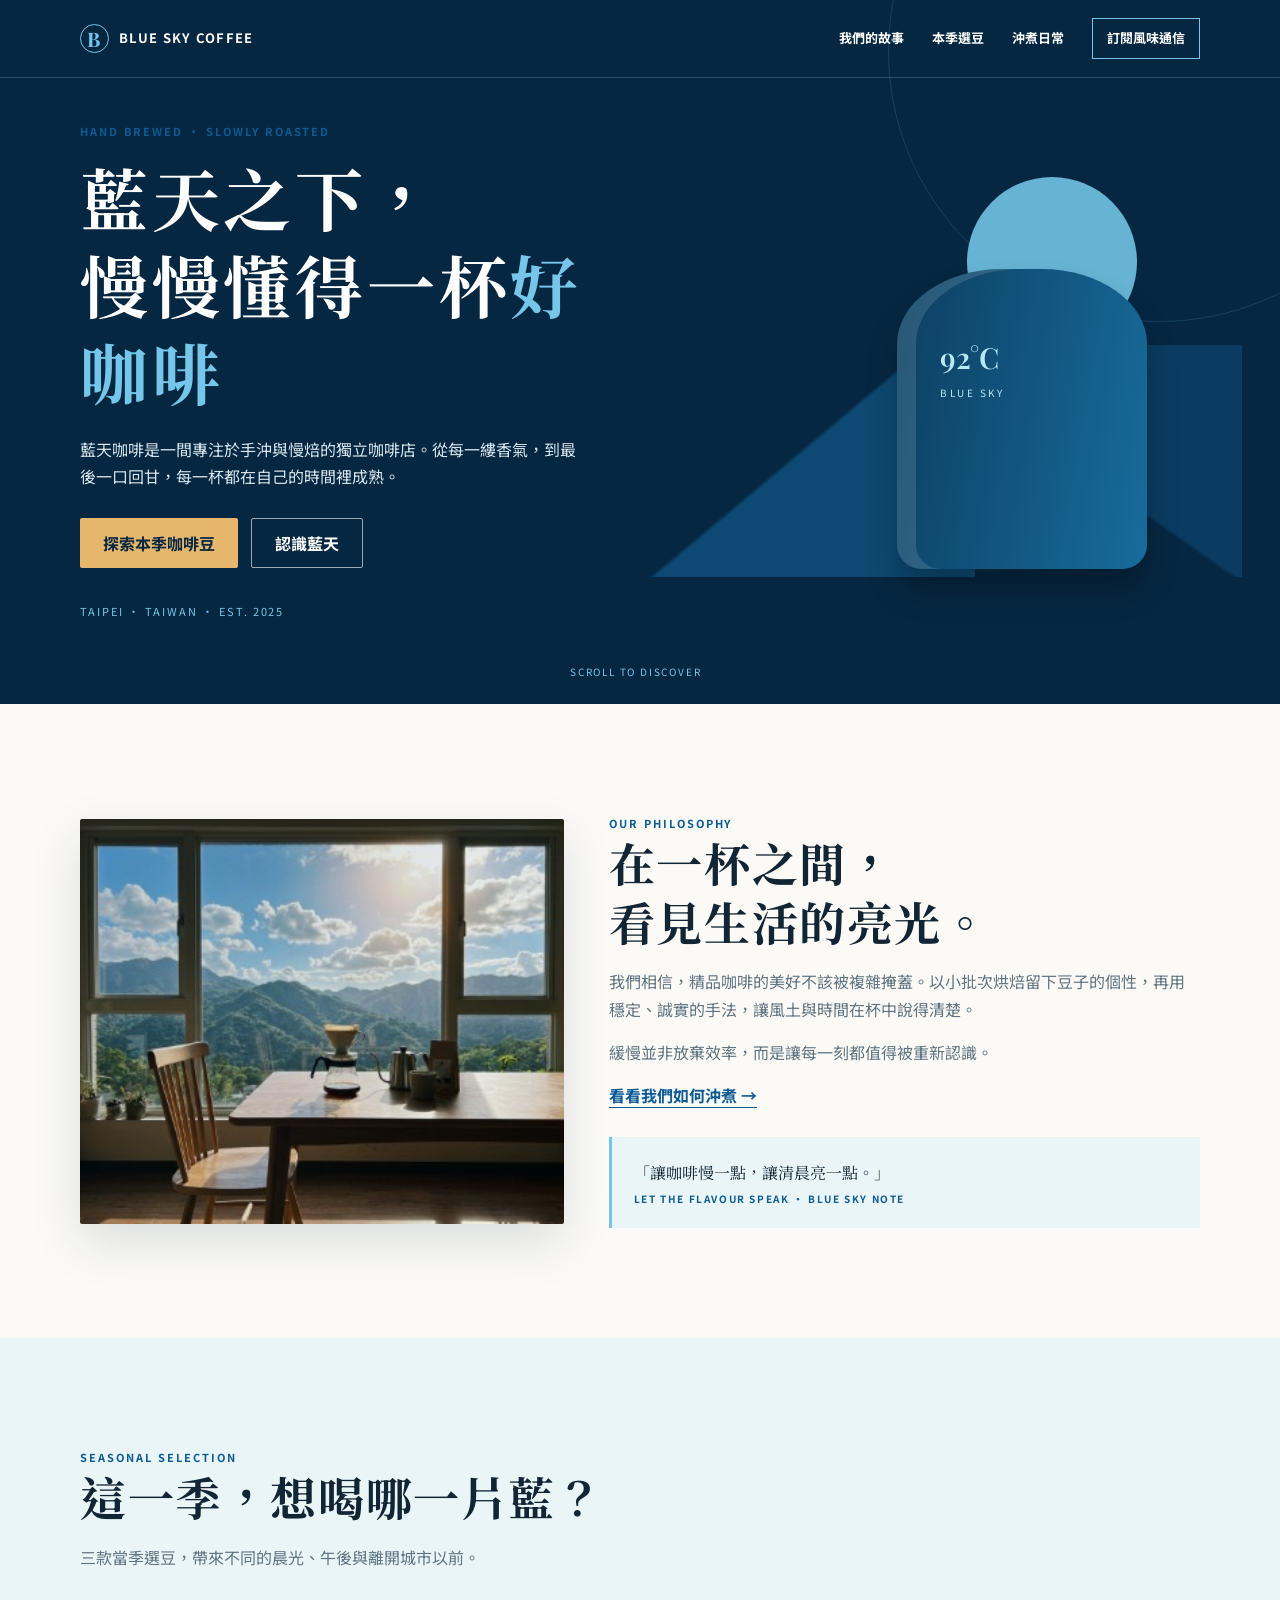
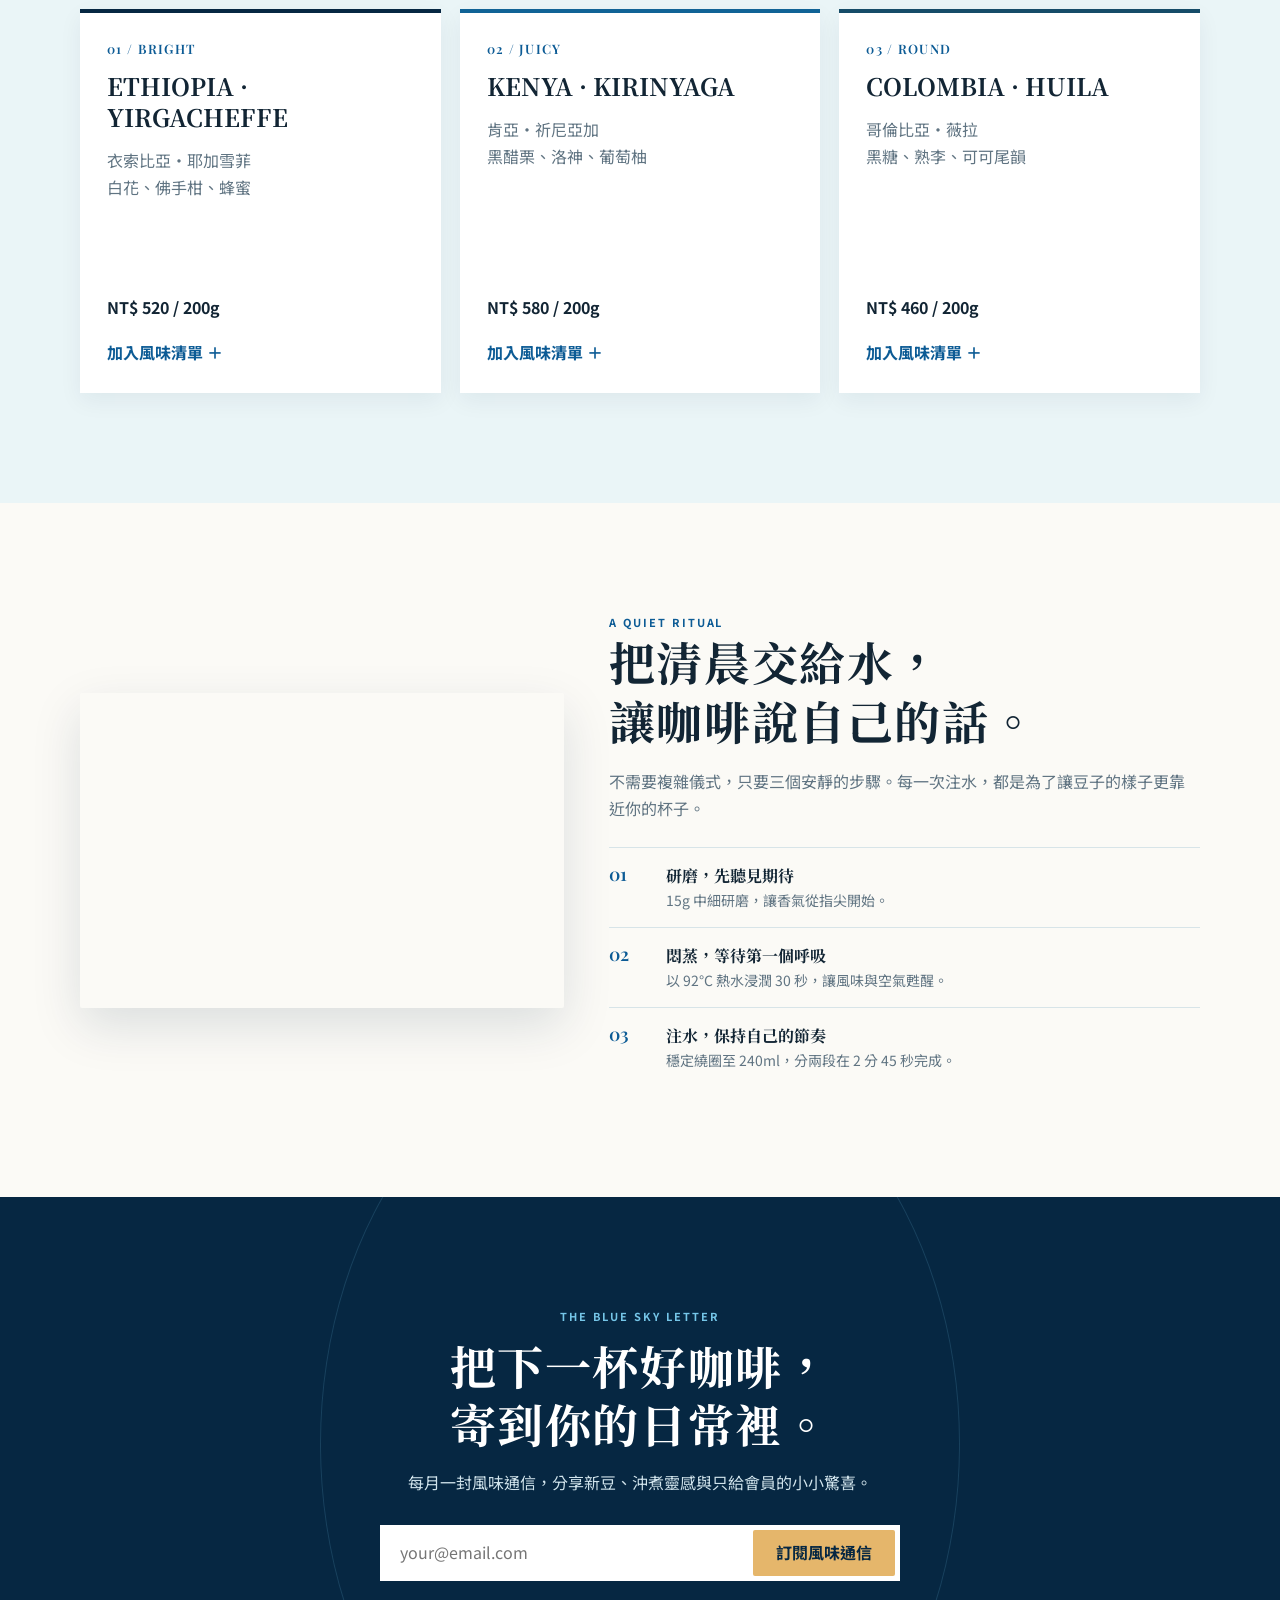
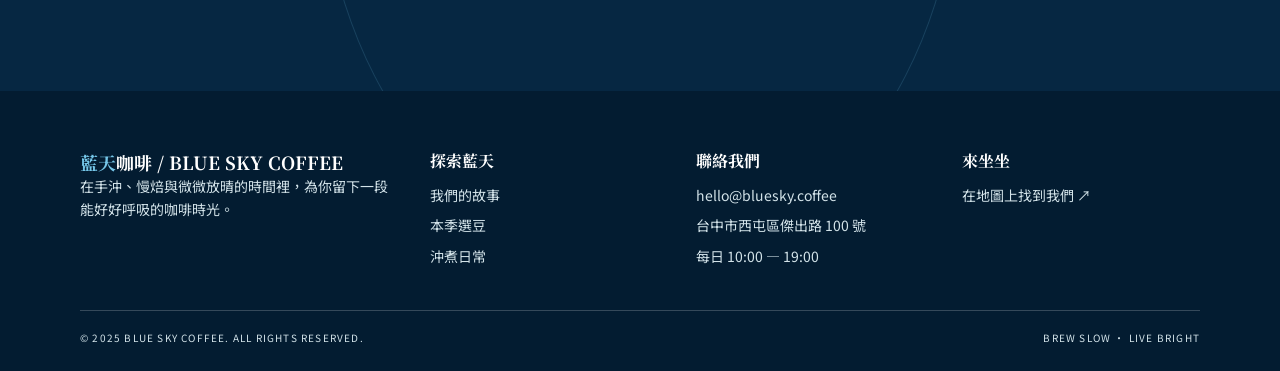
<file: test1/index.html>
<!doctype html>
<html lang="zh-Hant">
<head>
  <meta charset="UTF-8">
  <meta name="viewport" content="width=device-width, initial-scale=1.0">
  <meta name="description" content="藍天咖啡，以手沖、慢焙與真誠，為每一杯咖啡留下剛好的時間。">
  <title>藍天咖啡｜慢慢沖，慢慢懂</title>
  <link rel="preconnect" href="https://fonts.googleapis.com">
  <link rel="preconnect" href="https://fonts.gstatic.com" crossorigin>
  <link href="https://fonts.googleapis.com/css2?family=Noto+Sans+TC:wght@400;500;700&family=Noto+Serif+TC:wght@600;700;900&family=Playfair+Display:wght@600;700&display=swap" rel="stylesheet">
  <style>
    :root{--navy:#062742;--blue:#0c5b95;--sky:#75c6e8;--mist:#eaf5f7;--cream:#fbfaf6;--ink:#122534;--muted:#607482;--line:#d7e4e8;--sand:#e5b66b;--shadow:0 18px 50px rgba(6,39,66,.13)}
    *{box-sizing:border-box} html{scroll-behavior:smooth} body{margin:0;background:var(--cream);color:var(--ink);font:16px/1.7 'Noto Sans TC',sans-serif} a{color:inherit;text-decoration:none} button,input{font:inherit} button{cursor:pointer} .wrap{width:min(1120px,calc(100% - 48px));margin:auto}.eyebrow{font-size:11px;font-weight:700;letter-spacing:.18em;color:var(--blue)}h1,h2,h3,p{margin-top:0}h1,h2,h3{font-family:'Noto Serif TC',serif;line-height:1.28}h2{font-size:clamp(30px,4vw,46px);letter-spacing:.035em;margin-bottom:18px}.serif{font-family:'Playfair Display','Noto Serif TC',serif}.button{display:inline-flex;align-items:center;justify-content:center;min-height:50px;padding:0 23px;border:0;border-radius:2px;background:var(--sand);color:var(--navy);font-weight:700;transition:.25s}.button:hover{transform:translateY(-3px);filter:brightness(1.04)}.button.ghost{background:transparent;border:1px solid rgba(255,255,255,.6);color:white}.button.ghost:hover{background:white;color:var(--navy)}:focus-visible{outline:3px solid var(--sky);outline-offset:4px}
    header{height:78px;display:flex;align-items:center;position:absolute;z-index:5;top:0;width:100%;color:#fff;border-bottom:1px solid rgba(255,255,255,.18)}nav{display:flex;align-items:center;justify-content:space-between;gap:28px}.brand{display:flex;align-items:center;gap:10px;font-size:13px;letter-spacing:.1em;font-weight:700}.brand b{display:grid;place-items:center;width:29px;height:29px;border:1px solid var(--sky);border-radius:50%;font:700 20px 'Playfair Display',serif;color:var(--sky)}.nav-links{display:flex;gap:28px;align-items:center;font-size:13px;font-weight:700}.nav-links a:not(.nav-cta){padding:8px 0;border-bottom:1px solid transparent}.nav-links a:not(.nav-cta):hover{color:var(--sky);border-color:var(--sky)}.nav-cta{padding:8px 14px;border:1px solid var(--sky);color:#fff}.menu-toggle{display:none;background:transparent;border:0;color:white;font-size:23px}
    .hero{min-height:704px;padding:122px 0 72px;background:var(--navy);color:#fff;position:relative;overflow:hidden;display:grid;align-items:center}.hero:after{content:'';position:absolute;width:540px;height:540px;border:1px solid rgba(117,198,232,.16);border-radius:50%;right:-150px;top:-220px}.hero-grid{display:grid;grid-template-columns:1.02fr .98fr;gap:45px;align-items:center;position:relative;z-index:1}.hero h1{font-size:clamp(42px,5.5vw,68px);letter-spacing:.055em;margin:12px 0 22px}.hero h1 em{font-style:normal;color:var(--sky)}.hero-lede{max-width:510px;color:#d8e7ee;margin-bottom:28px}.hero-actions{display:flex;gap:13px;flex-wrap:wrap}.hero-meta{font-size:11px;letter-spacing:.18em;color:var(--sky);margin-top:34px}.hero-art{height:400px;position:relative}.sun{position:absolute;width:170px;height:170px;border-radius:50%;background:var(--sky);right:12%;top:0;opacity:.88}.mountain{position:absolute;right:-8%;bottom:0;width:115%;height:58%;background:linear-gradient(140deg,transparent 47%,#0d4972 48%) left,linear-gradient(35deg,transparent 49%,#0b3b60 50%) right;background-size:56% 100%;background-repeat:no-repeat}.coffee-vessel{position:absolute;right:10%;bottom:8px;width:250px;height:300px;background:linear-gradient(100deg,#0d3f61,#176c9c);border-radius:42% 42% 10% 10% / 25% 25% 8% 8%;box-shadow:inset 19px 0 0 rgba(255,255,255,.12),0 22px 30px rgba(0,0,0,.25)}.coffee-vessel:before{content:'92°C';position:absolute;left:43px;top:69px;color:#b7e9fb;font:600 29px 'Playfair Display',serif}.coffee-vessel:after{content:'BLUE SKY';position:absolute;left:43px;top:115px;color:#b7e9fb;font-size:10px;letter-spacing:.25em}.scroll{position:absolute;bottom:24px;left:calc(50% - 70px);font-size:10px;letter-spacing:.18em;color:var(--sky)}
    section{padding:110px 0}.split{display:grid;grid-template-columns:.9fr 1.1fr;gap:45px;align-items:center}.story-image{min-height:405px;background:linear-gradient(120deg,rgba(6,39,66,.2),rgba(6,39,66,.02)),url('hero.jpg') center/cover;border-radius:2px;box-shadow:var(--shadow)}.story-copy p,.brew-copy p{color:var(--muted)}.story-note{margin-top:28px;padding:22px;border-left:3px solid var(--sky);background:var(--mist);font-family:'Noto Serif TC',serif}.story-note small{display:block;margin-top:5px;font:700 10px 'Noto Sans TC';letter-spacing:.16em;color:var(--blue)}.text-link{font-weight:700;color:var(--blue);border-bottom:1px solid var(--blue)}
    .coffee{background:var(--mist)}.section-head{max-width:630px;margin-bottom:38px}.section-head p{color:var(--muted)}.coffee-grid{display:grid;grid-template-columns:repeat(3,1fr);gap:19px}.coffee-card{background:#fff;min-height:384px;padding:27px;display:flex;flex-direction:column;box-shadow:0 8px 22px rgba(6,39,66,.06);transition:.25s;border-top:4px solid var(--navy)}.coffee-card:nth-child(2){border-color:#106396}.coffee-card:nth-child(3){border-color:#164c68}.coffee-card:hover{transform:translateY(-8px);box-shadow:var(--shadow)}.coffee-no{font:600 13px 'Playfair Display';letter-spacing:.1em;color:var(--blue)}.coffee-card h3{font-size:24px;margin:14px 0}.flavour{color:var(--muted);margin-bottom:auto}.price{font-weight:700;margin:18px 0}.add-coffee{align-self:flex-start;border:0;background:none;padding:0;color:var(--blue);font-weight:700}
    .brew-frame{border:0;width:100%;height:315px;box-shadow:var(--shadow);border-radius:2px}.brew-steps{list-style:none;padding:0;margin:25px 0 0;counter-reset:steps}.brew-steps li{display:grid;grid-template-columns:42px 1fr;gap:15px;padding:14px 0;border-top:1px solid var(--line)}.brew-steps li:before{counter-increment:steps;content:'0' counter(steps);font:600 18px 'Playfair Display';color:var(--blue)}.brew-steps strong{display:block;font-family:'Noto Serif TC',serif}.brew-steps span{display:block;font-size:14px;color:var(--muted)}
    .visit{background:var(--navy);color:#fff;text-align:center;position:relative;overflow:hidden}.visit:before{content:'';position:absolute;inset:-170px 25%;border:1px solid rgba(117,198,232,.16);border-radius:50%}.visit .wrap{position:relative}.visit h2{max-width:700px;margin:10px auto 16px}.visit p{max-width:600px;margin:0 auto 28px;color:#d1e4ec}.subscribe{display:flex;max-width:520px;margin:auto;background:#fff;padding:5px}.subscribe input{border:0;min-width:0;flex:1;padding:0 15px;color:var(--ink);outline:0}.subscribe .button{min-height:46px;white-space:nowrap}
    footer{background:#031c31;color:#d3e3e9;padding:58px 0 25px;font-size:14px}footer .top{display:grid;grid-template-columns:1.35fr repeat(3,1fr);gap:28px}footer h3{font:700 16px 'Noto Serif TC';color:#fff;margin-bottom:12px}footer p{margin-bottom:7px}footer a:hover{color:var(--sky)}.footer-brand{font:700 18px 'Noto Serif TC';color:white}.footer-brand span{color:var(--sky)}.bottom{border-top:1px solid rgba(255,255,255,.2);margin-top:34px;padding-top:18px;display:flex;justify-content:space-between;gap:15px;font-size:10px;letter-spacing:.12em}
    .toast{position:fixed;z-index:10;right:22px;bottom:22px;background:var(--navy);color:white;padding:14px 19px;border-radius:3px;box-shadow:var(--shadow);transform:translateY(12px);opacity:0;pointer-events:none;transition:.25s}.toast.show{opacity:1;transform:none}.reveal{opacity:0;transform:translateY(18px);transition:.65s ease}.reveal.visible{opacity:1;transform:none}@media(max-width:820px){.menu-toggle{display:block}.nav-links{position:absolute;overflow:hidden;left:0;right:0;top:78px;max-height:0;background:#05233c;flex-direction:column;align-items:stretch;gap:0;transition:max-height .3s}.nav-links.open{max-height:300px;padding:10px 24px 18px}.nav-links a{padding:11px 0!important}.hero-grid,.split{grid-template-columns:1fr}.hero{padding-top:118px}.hero-art{height:300px;max-width:600px;width:100%;margin:auto}.story-image{min-height:300px;order:2}.coffee-grid{grid-template-columns:repeat(3,1fr)}.coffee-card{padding:20px;min-height:350px}footer .top{grid-template-columns:repeat(2,1fr)}}@media(max-width:560px){.wrap{width:calc(100% - 34px)}section{padding:76px 0}.hero{min-height:680px;padding-top:105px}.hero-art{height:245px}.coffee-vessel{width:185px;height:225px}.sun{width:120px;height:120px}.coffee-grid{grid-template-columns:1fr}.coffee-card{min-height:0}.brew-frame{height:310px}.subscribe{padding:4px}.subscribe input{padding:0 9px;font-size:14px}.subscribe .button{padding:0 12px;font-size:13px}.bottom{flex-direction:column}footer .top{grid-template-columns:1fr}.scroll{display:none}}@media(prefers-reduced-motion:reduce){html{scroll-behavior:auto}.reveal{opacity:1;transform:none;transition:none}}
  </style>
</head>
<body>
  <header id="top"><nav class="wrap" aria-label="主要導覽"><a class="brand" href="#top" aria-label="回到藍天咖啡首頁"><b>B</b> BLUE SKY COFFEE</a><button class="menu-toggle" aria-label="開啟導覽選單" aria-controls="navLinks" aria-expanded="false">☰</button><div class="nav-links" id="navLinks"><a href="#story">我們的故事</a><a href="#coffee">本季選豆</a><a href="#brew">沖煮日常</a><a class="nav-cta" href="#visit">訂閱風味通信</a></div></nav></header>
  <main>
    <section class="hero" aria-labelledby="heroTitle"><div class="wrap hero-grid"><div><div class="eyebrow">HAND BREWED · SLOWLY ROASTED</div><h1 id="heroTitle">藍天之下，<br>慢慢懂得一杯<em>好咖啡</em></h1><p class="hero-lede">藍天咖啡是一間專注於手沖與慢焙的獨立咖啡店。從每一縷香氣，到最後一口回甘，每一杯都在自己的時間裡成熟。</p><div class="hero-actions"><a class="button" href="#coffee">探索本季咖啡豆</a><a class="button ghost" href="#story">認識藍天</a></div><p class="hero-meta">TAIPEI · TAIWAN · EST. 2025</p></div><div class="hero-art" aria-hidden="true"><div class="sun"></div><div class="mountain"></div><div class="coffee-vessel"></div></div></div><div class="scroll">SCROLL TO DISCOVER</div></section>
    <section id="story" class="reveal"><div class="wrap split"><div class="story-image" role="img" aria-label="一杯手沖咖啡與咖啡豆"></div><div class="story-copy"><div class="eyebrow">OUR PHILOSOPHY</div><h2>在一杯之間，<br>看見生活的亮光。</h2><p>我們相信，精品咖啡的美好不該被複雜掩蓋。以小批次烘焙留下豆子的個性，再用穩定、誠實的手法，讓風土與時間在杯中說得清楚。</p><p>緩慢並非放棄效率，而是讓每一刻都值得被重新認識。</p><a class="text-link" href="#brew">看看我們如何沖煮 →</a><aside class="story-note">「讓咖啡慢一點，讓清晨亮一點。」<small>LET THE FLAVOUR SPEAK · BLUE SKY NOTE</small></aside></div></div></section>
    <section id="coffee" class="coffee"><div class="wrap"><div class="section-head reveal"><div class="eyebrow">SEASONAL SELECTION</div><h2>這一季，想喝哪一片藍？</h2><p>三款當季選豆，帶來不同的晨光、午後與離開城市以前。</p></div><div class="coffee-grid"><article class="coffee-card reveal"><span class="coffee-no">01 / BRIGHT</span><h3>ETHIOPIA · YIRGACHEFFE</h3><p class="flavour">衣索比亞・耶加雪菲<br>白花、佛手柑、蜂蜜</p><div class="price">NT$ 520 / 200g</div><button class="add-coffee" data-coffee="衣索比亞・耶加雪菲">加入風味清單 ＋</button></article><article class="coffee-card reveal"><span class="coffee-no">02 / JUICY</span><h3>KENYA · KIRINYAGA</h3><p class="flavour">肯亞・祈尼亞加<br>黑醋栗、洛神、葡萄柚</p><div class="price">NT$ 580 / 200g</div><button class="add-coffee" data-coffee="肯亞・祈尼亞加">加入風味清單 ＋</button></article><article class="coffee-card reveal"><span class="coffee-no">03 / ROUND</span><h3>COLOMBIA · HUILA</h3><p class="flavour">哥倫比亞・薇拉<br>黑糖、熟李、可可尾韻</p><div class="price">NT$ 460 / 200g</div><button class="add-coffee" data-coffee="哥倫比亞・薇拉">加入風味清單 ＋</button></article></div></div></section>
    <section id="brew" class="reveal"><div class="wrap split"><iframe class="brew-frame" src="https://www.youtube.com/embed/MOYa4EBntI" title="藍天咖啡沖煮日常" allowfullscreen></iframe><div class="brew-copy"><div class="eyebrow">A QUIET RITUAL</div><h2>把清晨交給水，<br>讓咖啡說自己的話。</h2><p>不需要複雜儀式，只要三個安靜的步驟。每一次注水，都是為了讓豆子的樣子更靠近你的杯子。</p><ol class="brew-steps"><li><div><strong>研磨，先聽見期待</strong><span>15g 中細研磨，讓香氣從指尖開始。</span></div></li><li><div><strong>悶蒸，等待第一個呼吸</strong><span>以 92°C 熱水浸潤 30 秒，讓風味與空氣甦醒。</span></div></li><li><div><strong>注水，保持自己的節奏</strong><span>穩定繞圈至 240ml，分兩段在 2 分 45 秒完成。</span></div></li></ol></div></div></section>
    <section id="visit" class="visit"><div class="wrap reveal"><div class="eyebrow" style="color:var(--sky)">THE BLUE SKY LETTER</div><h2>把下一杯好咖啡，<br>寄到你的日常裡。</h2><p>每月一封風味通信，分享新豆、沖煮靈感與只給會員的小小驚喜。</p><form id="subscribeForm" class="subscribe"><input type="email" aria-label="電子郵件地址" placeholder="your@email.com" required><button class="button" type="submit">訂閱風味通信</button></form></div></section>
  </main>
  <footer><div class="wrap"><div class="top"><div><div class="footer-brand"><span>藍天</span>咖啡 / BLUE SKY COFFEE</div><p>在手沖、慢焙與微微放晴的時間裡，為你留下一段能好好呼吸的咖啡時光。</p></div><div><h3>探索藍天</h3><p><a href="#story">我們的故事</a></p><p><a href="#coffee">本季選豆</a></p><p><a href="#brew">沖煮日常</a></p></div><div><h3>聯絡我們</h3><p><a href="mailto:hello@bluesky.coffee">hello@bluesky.coffee</a></p><p>台中市西屯區傑出路 100 號</p><p>每日 10:00 — 19:00</p></div><div><h3>來坐坐</h3><p><a href="https://www.google.com/maps/search/?api=1&query=台中市西屯區傑出路100號" target="_blank" rel="noreferrer">在地圖上找到我們 ↗</a></p></div></div><div class="bottom"><span>© 2025 BLUE SKY COFFEE. ALL RIGHTS RESERVED.</span><span>BREW SLOW · LIVE BRIGHT</span></div></div></footer>
  <div class="toast" role="status" aria-live="polite"></div>
  <script>
    const toggle=document.querySelector('.menu-toggle'),links=document.querySelector('.nav-links'),toast=document.querySelector('.toast');
    toggle.addEventListener('click',()=>{const open=links.classList.toggle('open');toggle.setAttribute('aria-expanded',open);toggle.textContent=open?'×':'☰';});
    links.querySelectorAll('a').forEach(a=>a.addEventListener('click',()=>{links.classList.remove('open');toggle.setAttribute('aria-expanded','false');toggle.textContent='☰';}));
    let timer;function showToast(message){toast.textContent=message;toast.classList.add('show');clearTimeout(timer);timer=setTimeout(()=>toast.classList.remove('show'),2600)}
    document.querySelectorAll('[data-coffee]').forEach(button=>button.addEventListener('click',()=>showToast(`已將「${button.dataset.coffee}」加入你的風味清單。`)));
    document.querySelector('#subscribeForm').addEventListener('submit',event=>{event.preventDefault();const input=event.currentTarget.querySelector('input');if(input.checkValidity()){showToast('謝謝訂閱！下一封風味通信很快抵達。');event.currentTarget.reset();}else{input.reportValidity();}});
    const reveal=document.querySelectorAll('.reveal');if('IntersectionObserver' in window&&!matchMedia('(prefers-reduced-motion: reduce)').matches){const observer=new IntersectionObserver(entries=>entries.forEach(entry=>{if(entry.isIntersecting){entry.target.classList.add('visible');observer.unobserve(entry.target)}}),{threshold:.12});reveal.forEach(item=>observer.observe(item));}else reveal.forEach(item=>item.classList.add('visible'));
  </script>
</body>
</html>
</file>
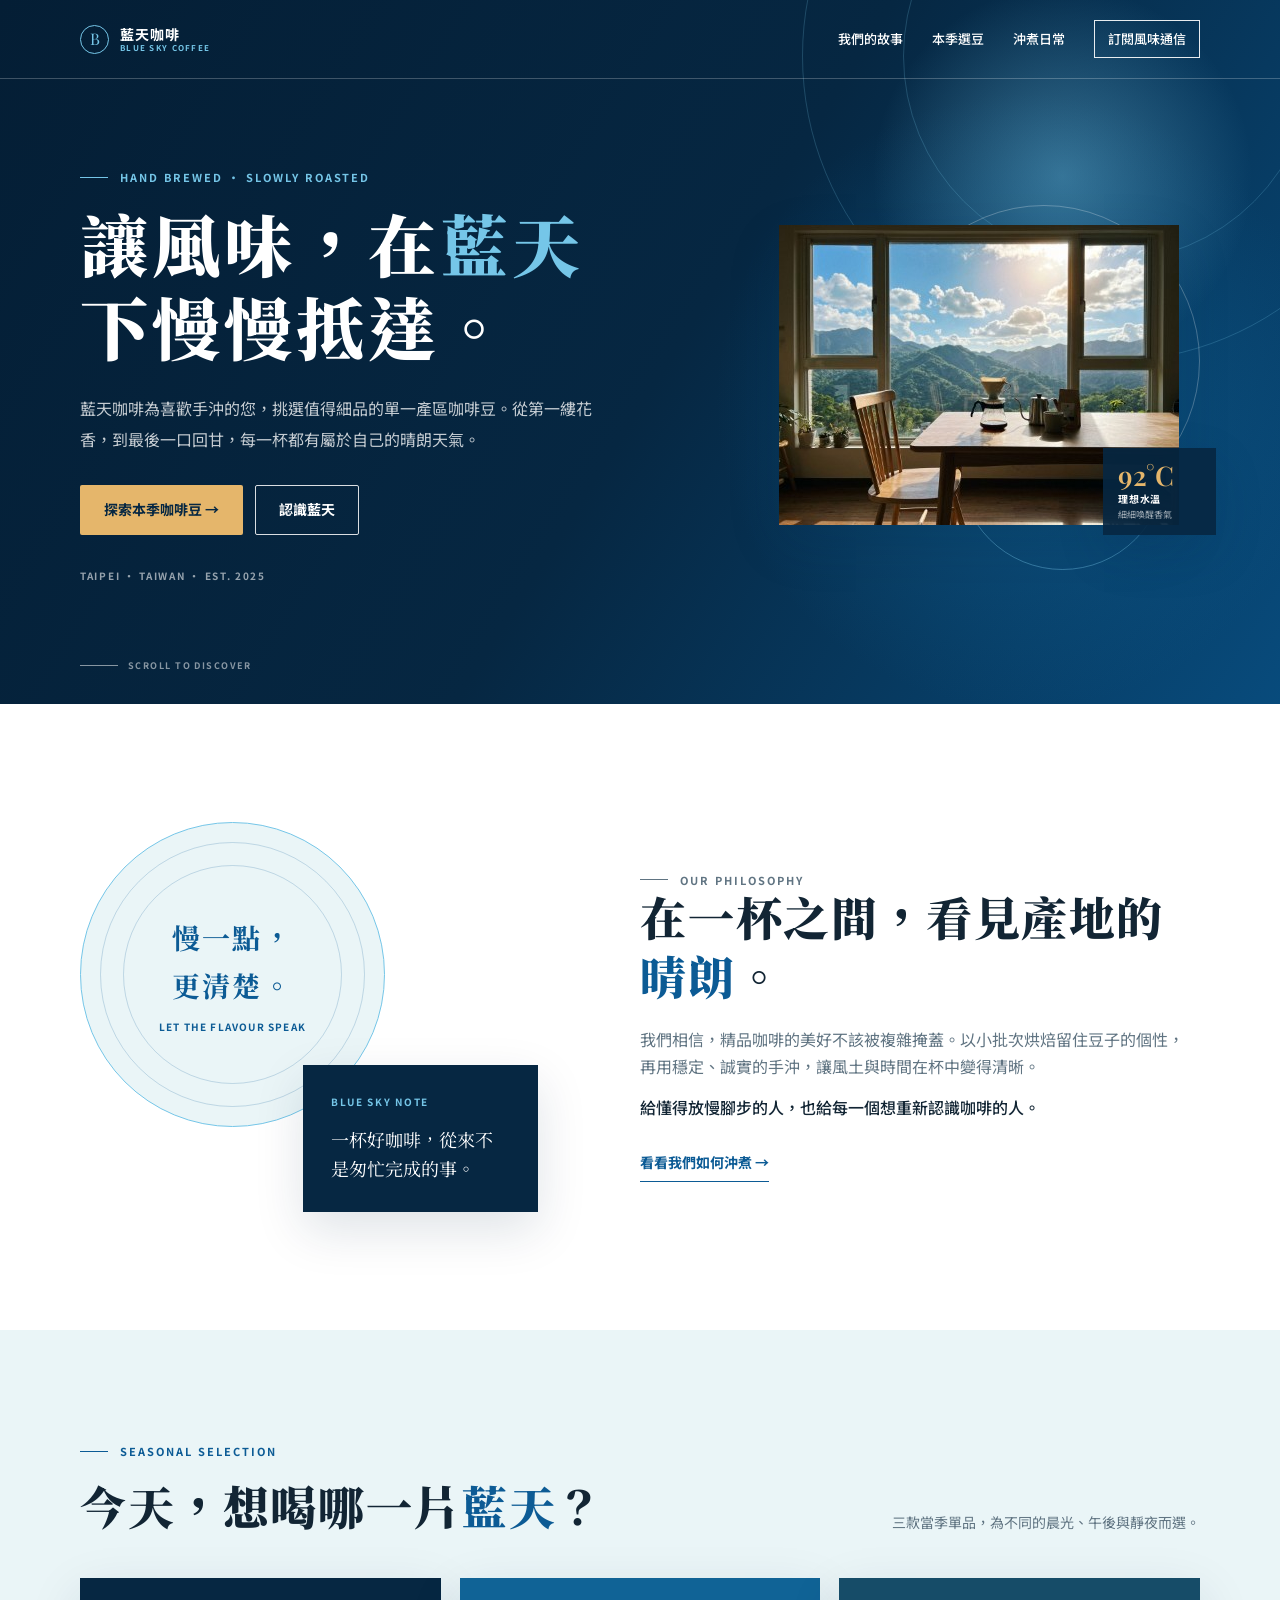
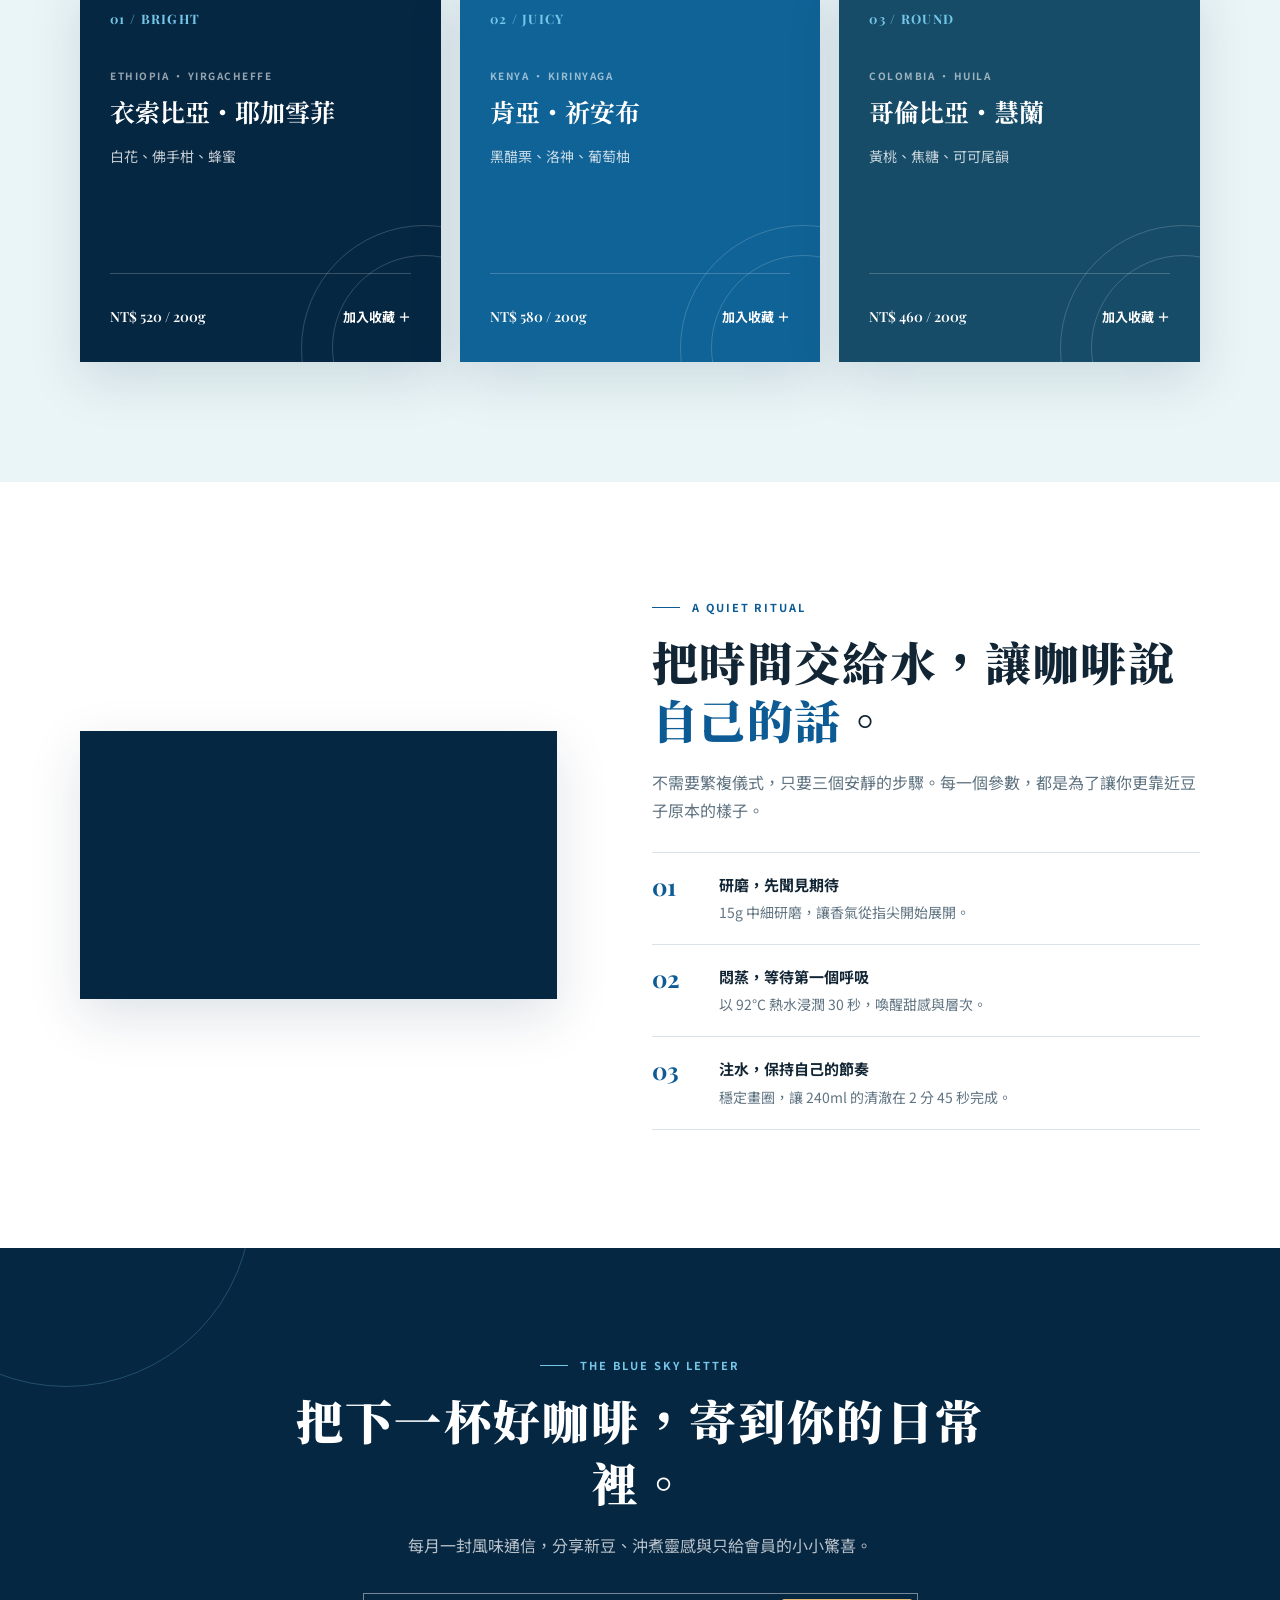
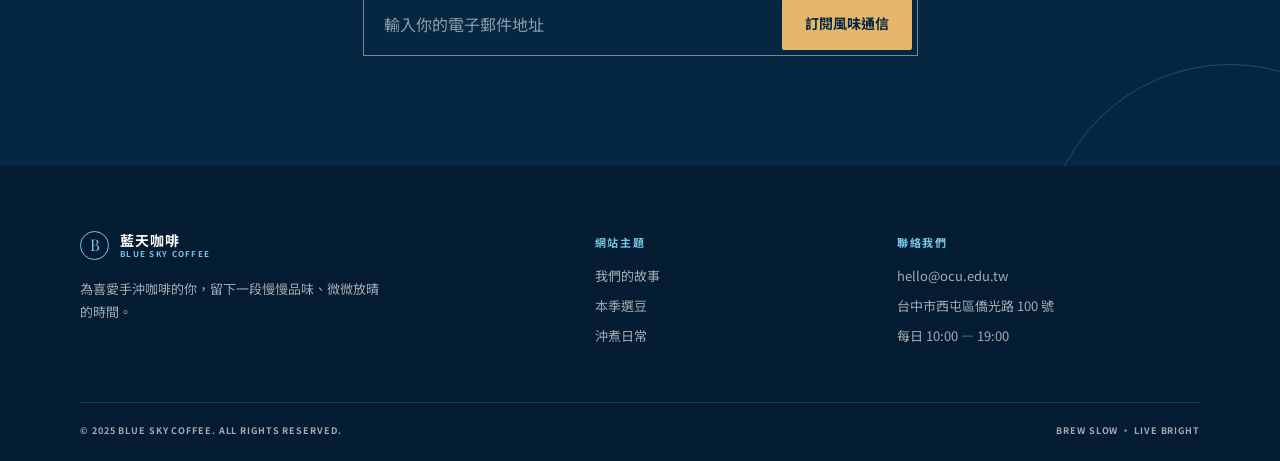
<file: test2/index.html>
<!DOCTYPE html>
<html lang="zh-Hant">
<head>
  <meta charset="UTF-8">
  <meta name="viewport" content="width=device-width, initial-scale=1.0">
  <title>藍天咖啡｜讓風味，慢慢抵達</title>
  <meta name="description" content="藍天咖啡，為手沖咖啡愛好者挑選當季精品咖啡豆，讓每一杯都清澈、明亮、值得細品。">
  <link rel="preconnect" href="https://fonts.googleapis.com">
  <link rel="preconnect" href="https://fonts.gstatic.com" crossorigin>
  <link href="https://fonts.googleapis.com/css2?family=Noto+Sans+TC:wght@400;500;600;700&family=Noto+Serif+TC:wght@600;700;900&family=Playfair+Display:wght@600;700&display=swap" rel="stylesheet">
  <style>
    :root {
      --navy: #062742;
      --blue: #0c5b95;
      --sky: #75c6e8;
      --mist: #eaf5f7;
      --cream: #fbfaf6;
      --ink: #122534;
      --muted: #607482;
      --line: #d7e4e8;
      --sand: #e5b66b;
      --shadow: 0 18px 50px rgba(6, 39, 66, .13);
    }

    * { box-sizing: border-box; }
    html { scroll-behavior: smooth; }
    body {
      margin: 0;
      color: var(--ink);
      background: var(--cream);
      font-family: "Noto Sans TC", sans-serif;
      font-size: 16px;
      line-height: 1.7;
      -webkit-font-smoothing: antialiased;
    }
    a { color: inherit; text-decoration: none; }
    button, input { font: inherit; }
    button { cursor: pointer; }
    img { display: block; max-width: 100%; }
    :focus-visible { outline: 3px solid var(--sky); outline-offset: 4px; }

    .wrap { width: min(1120px, calc(100% - 48px)); margin: 0 auto; }
    .eyebrow {
      display: flex;
      align-items: center;
      gap: 12px;
      margin: 0 0 17px;
      color: var(--blue);
      font-size: 11px;
      font-weight: 700;
      letter-spacing: .18em;
      line-height: 1.35;
    }
    .eyebrow::before { width: 28px; height: 1px; background: currentColor; content: ""; }
    .section-title {
      margin: 0;
      font-family: "Noto Serif TC", serif;
      font-size: clamp(30px, 4vw, 46px);
      font-weight: 900;
      letter-spacing: .035em;
      line-height: 1.28;
    }
    .blue-word { color: var(--blue); }
    .sky-text { color: var(--sky); }
    .section-copy { margin: 20px 0 0; color: var(--muted); }
    .text-link {
      display: inline-block;
      margin-top: 29px;
      padding-bottom: 7px;
      border-bottom: 1px solid var(--blue);
      color: var(--blue);
      font-size: 14px;
      font-weight: 700;
      transition: color .2s ease, letter-spacing .2s ease;
    }
    .text-link:hover { color: var(--navy); letter-spacing: .04em; }

    /* Header */
    .site-header {
      position: absolute;
      z-index: 10;
      top: 0;
      left: 0;
      width: 100%;
      border-bottom: 1px solid rgba(255,255,255,.23);
      color: #fff;
    }
    .nav-bar {
      display: flex;
      align-items: center;
      justify-content: space-between;
      min-height: 78px;
    }
    .brand { display: inline-flex; align-items: center; gap: 11px; min-width: max-content; }
    .brand-mark {
      display: grid;
      width: 29px;
      height: 29px;
      place-items: center;
      border: 1px solid var(--sky);
      border-radius: 50%;
      color: var(--sky);
      font-family: "Playfair Display", serif;
      font-size: 16px;
      line-height: 1;
    }
    .brand-name { display: grid; gap: 0; font-size: 13px; font-weight: 600; letter-spacing: .08em; line-height: 1.3; }
    .brand-name strong { font-size: 14px; letter-spacing: .08em; }
    .brand-name small { color: var(--sky); font-size: 8px; font-weight: 700; letter-spacing: .16em; }
    .nav-links { display: flex; align-items: center; gap: 29px; list-style: none; margin: 0; padding: 0; }
    .nav-links a { position: relative; display: inline-block; padding: 8px 0; font-size: 13px; font-weight: 500; }
    .nav-links a:not(.nav-cta)::after {
      position: absolute;
      right: 0;
      bottom: 2px;
      width: 0;
      height: 1px;
      background: var(--sky);
      content: "";
      transition: width .25s ease;
    }
    .nav-links a:not(.nav-cta):hover::after { right: auto; left: 0; width: 100%; }
    .nav-links .nav-cta { padding: 7px 13px; border: 1px solid rgba(255,255,255,.9); transition: color .2s ease, background .2s ease; }
    .nav-links .nav-cta:hover { color: var(--navy); background: #fff; }
    .menu-toggle { display: none; border: 0; background: transparent; color: #fff; font-size: 26px; line-height: 1; }

    /* Hero */
    .hero {
      position: relative;
      isolation: isolate;
      display: grid;
      min-height: 704px;
      overflow: hidden;
      color: #fff;
      background:
        radial-gradient(circle at 83% 25%, rgba(117,198,232,.42), transparent 16%),
        radial-gradient(circle at 80% 57%, rgba(16,99,150,.52), transparent 28%),
        linear-gradient(122deg, #041e35 0%, var(--navy) 52%, #084b7c 100%);
    }
    .hero::before, .hero::after { position: absolute; z-index: -1; border: 1px solid rgba(117,198,232,.22); border-radius: 50%; content: ""; }
    .hero::before { width: 610px; height: 610px; top: -250px; right: -134px; }
    .hero::after { width: 410px; height: 410px; top: -150px; right: -35px; }
    .hero-inner { display: grid; grid-template-columns: 1.02fr .98fr; gap: 45px; align-items: center; width: min(1120px, calc(100% - 48px)); margin: 0 auto; padding: 122px 0 72px; }
    .hero .eyebrow { color: var(--sky); }
    .hero-title { max-width: 650px; margin: 0; font-family: "Noto Serif TC", serif; font-size: clamp(42px, 5.5vw, 68px); font-weight: 900; letter-spacing: .06em; line-height: 1.22; }
    .hero-lede { max-width: 535px; margin: 26px 0 0; color: rgba(255,255,255,.77); font-size: 16px; line-height: 1.9; }
    .hero-actions { display: flex; flex-wrap: wrap; gap: 12px; margin-top: 31px; }
    .button {
      display: inline-flex;
      align-items: center;
      justify-content: center;
      min-height: 50px;
      padding: 12px 23px;
      border: 1px solid transparent;
      border-radius: 2px;
      font-size: 14px;
      font-weight: 700;
      transition: transform .2s ease, box-shadow .2s ease, color .2s ease, background .2s ease;
    }
    .button:hover { transform: translateY(-2px); box-shadow: 0 9px 20px rgba(0,0,0,.15); }
    .button-primary { color: var(--navy); background: var(--sand); }
    .button-secondary { border-color: rgba(255,255,255,.85); color: #fff; background: transparent; }
    .button-secondary:hover { color: var(--navy); background: #fff; }
    .hero-place { margin: 32px 0 0; color: rgba(255,255,255,.58); font-size: 10px; font-weight: 700; letter-spacing: .17em; }
    .scroll-hint { position: absolute; bottom: 31px; left: max(24px, calc((100% - 1120px) / 2)); display: flex; align-items: center; gap: 10px; color: rgba(255,255,255,.52); font-size: 9px; font-weight: 700; letter-spacing: .16em; }
    .scroll-hint::before { width: 38px; height: 1px; background: currentColor; content: ""; }
    .hero-art { position: relative; justify-self: end; width: min(100%, 450px); padding: 21px 21px 25px 0; }
    .hero-art::before { position: absolute; top: 1px; right: 0; width: 310px; height: 310px; border: 1px solid rgba(255,255,255,.26); border-radius: 50%; content: ""; }
    .hero-art::after { position: absolute; right: 34px; bottom: -20px; width: 205px; height: 205px; border: 1px solid rgba(117,198,232,.4); border-radius: 50%; content: ""; }
    .hero-photo { position: relative; z-index: 1; width: 400px; height: 300px; margin-left: auto; object-fit: cover; box-shadow: var(--shadow); }
    .art-note { position: absolute; z-index: 2; right: -16px; bottom: 15px; display: grid; width: 113px; gap: 1px; padding: 14px 15px; color: #fff; background: rgba(6,39,66,.91); box-shadow: var(--shadow); }
    .art-note strong { color: var(--sand); font-family: "Playfair Display", serif; font-size: 27px; font-weight: 600; line-height: 1; }
    .art-note span { font-size: 10px; font-weight: 700; letter-spacing: .08em; }
    .art-note small { color: rgba(255,255,255,.64); font-size: 9px; line-height: 1.45; }

    /* Story */
    .story { padding: 118px 0; background: #fff; }
    .story-grid { display: grid; grid-template-columns: .9fr 1.1fr; gap: clamp(45px, 8vw, 105px); align-items: center; }
    .story-visual { position: relative; min-height: 390px; }
    .story-disc { position: absolute; top: 0; left: 0; display: grid; width: 305px; height: 305px; place-content: center; border: 1px solid var(--sky); border-radius: 50%; color: var(--blue); text-align: center; background: var(--mist); }
    .story-disc::before, .story-disc::after { position: absolute; border: 1px solid rgba(12,91,149,.2); border-radius: 50%; content: ""; }
    .story-disc::before { inset: 19px; }
    .story-disc::after { inset: 42px; }
    .story-disc b { position: relative; z-index: 1; font-family: "Noto Serif TC", serif; font-size: 28px; letter-spacing: .08em; }
    .story-disc span { position: relative; z-index: 1; margin-top: 8px; font-size: 10px; font-weight: 700; letter-spacing: .12em; }
    .story-card { position: absolute; right: 0; bottom: 0; width: 235px; padding: 28px; color: #fff; background: var(--navy); box-shadow: var(--shadow); }
    .story-card .card-label { display: block; color: var(--sky); font-size: 10px; font-weight: 700; letter-spacing: .17em; }
    .story-card p { margin: 15px 0 0; font-family: "Noto Serif TC", serif; font-size: 18px; line-height: 1.65; }
    .story-copy p { max-width: 570px; margin: 21px 0 0; color: var(--muted); }
    .story-copy p + p { margin-top: 14px; color: var(--ink); font-weight: 500; }

    /* Coffee */
    .coffee { padding: 114px 0 120px; background: var(--mist); }
    .section-heading { display: flex; align-items: end; justify-content: space-between; gap: 30px; margin-bottom: 43px; }
    .section-heading .section-copy { max-width: 310px; margin: 0; font-size: 14px; }
    .coffee-grid { display: grid; grid-template-columns: repeat(3, 1fr); gap: 19px; }
    .coffee-card { position: relative; display: flex; flex-direction: column; min-height: 384px; overflow: hidden; padding: 30px; color: #fff; background: var(--navy); box-shadow: var(--shadow); }
    .coffee-card:nth-child(2) { background: #106396; }
    .coffee-card:nth-child(3) { background: #164c68; }
    .coffee-card::before, .coffee-card::after { position: absolute; border: 1px solid rgba(255,255,255,.18); border-radius: 50%; content: ""; }
    .coffee-card::before { width: 245px; height: 245px; right: -107px; bottom: -110px; }
    .coffee-card::after { width: 183px; height: 183px; right: -76px; bottom: -78px; }
    .coffee-card > * { position: relative; z-index: 1; }
    .coffee-number { color: var(--sky); font-family: "Playfair Display", serif; font-size: 13px; font-weight: 700; letter-spacing: .1em; }
    .coffee-origin { margin-top: 37px; color: rgba(255,255,255,.58); font-size: 10px; font-weight: 700; letter-spacing: .15em; }
    .coffee-name { margin: 9px 0 0; font-family: "Noto Serif TC", serif; font-size: 25px; font-weight: 700; line-height: 1.45; }
    .coffee-taste { margin: 16px 0 0; color: rgba(255,255,255,.77); font-size: 14px; }
    .coffee-footer { display: flex; align-items: center; justify-content: space-between; gap: 10px; margin-top: auto; padding-top: 28px; border-top: 1px solid rgba(255,255,255,.2); }
    .coffee-price { font-family: "Playfair Display", serif; font-size: 14px; font-weight: 600; white-space: nowrap; }
    .collect-button { padding: 4px 0; border: 0; color: #fff; background: transparent; font-size: 13px; font-weight: 700; white-space: nowrap; transition: color .2s ease; }
    .collect-button:hover { color: var(--sand); }

    /* Brew */
    .brew { padding: 118px 0; background: #fff; }
    .brew-grid { display: grid; grid-template-columns: .93fr 1.07fr; gap: clamp(45px, 8vw, 95px); align-items: center; }
    .video-frame { position: relative; overflow: hidden; aspect-ratio: 560 / 315; background: var(--navy); box-shadow: var(--shadow); }
    .video-frame iframe { width: 100%; height: 100%; border: 0; }
    .brew-copy .section-copy { margin-bottom: 28px; }
    .brew-steps { list-style: none; margin: 0; padding: 0; border-top: 1px solid var(--line); }
    .brew-steps li { display: grid; grid-template-columns: 55px 1fr; gap: 12px; padding: 19px 0; border-bottom: 1px solid var(--line); }
    .step-number { color: var(--blue); font-family: "Playfair Display", serif; font-size: 24px; font-weight: 700; line-height: 1.2; }
    .step-content strong { display: block; font-size: 15px; }
    .step-content p { margin: 4px 0 0; color: var(--muted); font-size: 14px; }

    /* Subscribe and footer */
    .visit { position: relative; overflow: hidden; padding: 110px 0; color: #fff; text-align: center; background: var(--navy); }
    .visit::before, .visit::after { position: absolute; width: 370px; height: 370px; border: 1px solid rgba(117,198,232,.25); border-radius: 50%; content: ""; }
    .visit::before { top: -233px; left: -120px; }
    .visit::after { right: -136px; bottom: -270px; }
    .visit-inner { position: relative; z-index: 1; max-width: 700px; margin: 0 auto; }
    .visit .eyebrow { justify-content: center; color: var(--sky); }
    .visit-title { margin: 0; font-family: "Noto Serif TC", serif; font-size: clamp(30px, 4.5vw, 47px); font-weight: 900; letter-spacing: .045em; line-height: 1.3; }
    .visit-copy { max-width: 490px; margin: 20px auto 0; color: rgba(255,255,255,.72); }
    .subscribe-form { display: flex; max-width: 555px; margin: 34px auto 0; padding: 5px; border: 1px solid rgba(255,255,255,.45); }
    .subscribe-form input { min-width: 0; flex: 1; padding: 12px 15px; border: 0; outline: 0; color: #fff; background: transparent; }
    .subscribe-form input::placeholder { color: rgba(255,255,255,.54); }
    .subscribe-form .button { flex: 0 0 auto; min-height: 48px; border: 0; }
    .site-footer { padding: 65px 0 23px; color: rgba(255,255,255,.63); background: #031c31; }
    .footer-grid { display: grid; grid-template-columns: 1.5fr .8fr 1fr; gap: 60px; }
    .footer-brand .brand { color: #fff; }
    .footer-brand p { max-width: 300px; margin: 17px 0 0; font-size: 13px; line-height: 1.8; }
    .footer-title { margin: 2px 0 13px; color: var(--sky); font-size: 11px; font-weight: 700; letter-spacing: .16em; }
    .footer-links { display: grid; gap: 8px; list-style: none; margin: 0; padding: 0; font-size: 13px; }
    .footer-links a:hover { color: #fff; }
    .footer-bottom { display: flex; justify-content: space-between; gap: 20px; margin-top: 55px; padding-top: 20px; border-top: 1px solid rgba(255,255,255,.13); font-size: 9px; font-weight: 700; letter-spacing: .1em; }

    /* Motion */
    .reveal { opacity: 0; transform: translateY(18px); transition: opacity .65s ease, transform .65s ease; }
    .reveal.visible { opacity: 1; transform: none; }
    .toast { position: fixed; z-index: 30; right: 22px; bottom: 22px; max-width: min(360px, calc(100% - 44px)); padding: 14px 18px; border-left: 3px solid var(--sand); color: #fff; background: var(--navy); box-shadow: var(--shadow); opacity: 0; pointer-events: none; transform: translateY(12px); transition: opacity .25s ease, transform .25s ease; }
    .toast.show { opacity: 1; transform: translateY(0); }

    @media (max-width: 820px) {
      .nav-bar { position: relative; }
      .menu-toggle { display: block; }
      .nav-links { position: absolute; top: 78px; left: -24px; right: -24px; display: grid; gap: 0; max-height: 0; overflow: hidden; padding: 0 24px; background: #05233c; transition: max-height .3s ease, padding .3s ease; }
      .nav-links.open { max-height: 300px; padding-top: 11px; padding-bottom: 16px; }
      .nav-links a { display: block; padding: 10px 0; }
      .nav-links .nav-cta { display: inline-block; margin-top: 6px; padding: 8px 12px; }
      .hero { min-height: 710px; }
      .hero-inner { grid-template-columns: 1fr; gap: 18px; padding-top: 118px; }
      .hero-art { width: min(100%, 510px); margin: 0 auto; padding-top: 0; justify-self: center; transform: scale(.72); transform-origin: top center; height: 245px; }
      .scroll-hint { display: none; }
      .story-grid, .brew-grid { grid-template-columns: 1fr; }
      .story-visual { max-width: 450px; width: 100%; margin: 0 auto; }
      .coffee-grid { grid-template-columns: repeat(2, 1fr); }
      .coffee-card:nth-child(3) { grid-column: span 2; }
      .footer-grid { grid-template-columns: 1fr 1fr; gap: 38px; }
      .footer-brand { grid-column: span 2; }
    }

    @media (max-width: 560px) {
      .wrap, .hero-inner { width: calc(100% - 34px); }
      .brand-name { font-size: 12px; }
      .hero { min-height: 680px; }
      .hero-inner { padding-top: 109px; padding-bottom: 37px; }
      .hero-title { font-size: 40px; }
      .hero-lede { margin-top: 19px; font-size: 14px; line-height: 1.85; }
      .hero-actions { margin-top: 24px; }
      .hero-place { margin-top: 22px; }
      .hero-art { height: 203px; transform: scale(.62); }
      .art-note { display: none; }
      .story, .coffee, .brew, .visit { padding-top: 76px; padding-bottom: 76px; }
      .story-visual { min-height: 330px; }
      .story-disc { width: 245px; height: 245px; }
      .story-disc b { font-size: 23px; }
      .story-card { width: 185px; padding: 21px; }
      .story-card p { font-size: 15px; }
      .section-heading { display: block; margin-bottom: 31px; }
      .section-heading .section-copy { margin-top: 15px; }
      .coffee-grid { grid-template-columns: 1fr; }
      .coffee-card, .coffee-card:nth-child(3) { grid-column: auto; min-height: 330px; }
      .video-frame { min-height: 200px; }
      .subscribe-form { display: grid; gap: 7px; padding: 0; border: 0; }
      .subscribe-form input { width: 100%; min-height: 51px; border: 1px solid rgba(255,255,255,.45); }
      .subscribe-form .button { width: 100%; }
      .footer-grid { grid-template-columns: 1fr; gap: 31px; }
      .footer-brand { grid-column: auto; }
      .footer-bottom { display: grid; gap: 9px; margin-top: 39px; line-height: 1.6; }
    }

    @media (prefers-reduced-motion: reduce) {
      html { scroll-behavior: auto; }
      *, *::before, *::after { transition-duration: .01ms !important; animation-duration: .01ms !important; animation-iteration-count: 1 !important; }
      .reveal { opacity: 1; transform: none; }
    }
  </style>
</head>
<body>
  <header class="site-header" id="top">
    <nav class="nav-bar wrap" aria-label="主要導覽">
      <a class="brand" href="#top" aria-label="回到藍天咖啡首頁">
        <span class="brand-mark" aria-hidden="true">B</span>
        <span class="brand-name"><strong>藍天咖啡</strong> <small>BLUE SKY COFFEE</small></span>
      </a>
      <button class="menu-toggle" type="button" aria-controls="navLinks" aria-expanded="false" aria-label="開啟導覽選單">☰</button>
      <ul class="nav-links" id="navLinks">
        <li><a href="#story">我們的故事</a></li>
        <li><a href="#coffee">本季選豆</a></li>
        <li><a href="#brew">沖煮日常</a></li>
        <li><a class="nav-cta" href="#visit">訂閱風味通信</a></li>
      </ul>
    </nav>
  </header>

  <main>
    <section class="hero" aria-labelledby="heroTitle">
      <div class="hero-inner">
        <div class="hero-content reveal">
          <p class="eyebrow">HAND BREWED · SLOWLY ROASTED</p>
          <h1 class="hero-title" id="heroTitle">讓風味，在<span class="sky-text">藍天</span>下慢慢抵達。</h1>
          <p class="hero-lede">藍天咖啡為喜歡手沖的您，挑選值得細品的單一產區咖啡豆。從第一縷花香，到最後一口回甘，每一杯都有屬於自己的晴朗天氣。</p>
          <div class="hero-actions">
            <a class="button button-primary" href="#coffee">探索本季咖啡豆 →</a>
            <a class="button button-secondary" href="#story">認識藍天</a>
          </div>
          <p class="hero-place">TAIPEI · TAIWAN · EST. 2025</p>
        </div>
        <div class="hero-art reveal" aria-hidden="true">
          <img class="hero-photo" src="images/hero.png" width="400" height="300" alt="藍天咖啡手沖主視覺" onerror="this.onerror=null;this.src='images/hero.jpg';">
          <div class="art-note" aria-hidden="true"><strong>92°C</strong><span>理想水溫</span><small>細細喚醒香氣</small></div>
        </div>
      </div>
      <span class="scroll-hint" aria-hidden="true">SCROLL TO DISCOVER</span>
    </section>

    <section class="story" id="story" aria-labelledby="storyTitle">
      <div class="wrap story-grid">
        <div class="story-visual reveal" aria-hidden="true">
          <div class="story-disc"><b>慢一點，<br>更清楚。</b><span>LET THE FLAVOUR SPEAK</span></div>
          <div class="story-card"><span class="card-label">BLUE SKY NOTE</span><p>一杯好咖啡，從來不是匆忙完成的事。</p></div>
        </div>
        <div class="story-copy reveal">
          <p class="eyebrow">OUR PHILOSOPHY</p>
          <h2 class="section-title" id="storyTitle">在一杯之間，看見產地的<span class="blue-word">晴朗</span>。</h2>
          <p>我們相信，精品咖啡的美好不該被複雜掩蓋。以小批次烘焙留住豆子的個性，再用穩定、誠實的手沖，讓風土與時間在杯中變得清晰。</p>
          <p>給懂得放慢腳步的人，也給每一個想重新認識咖啡的人。</p>
          <a class="text-link" href="#brew">看看我們如何沖煮 →</a>
        </div>
      </div>
    </section>

    <section class="coffee" id="coffee" aria-labelledby="coffeeTitle">
      <div class="wrap">
        <div class="section-heading reveal">
          <div>
            <p class="eyebrow">SEASONAL SELECTION</p>
            <h2 class="section-title" id="coffeeTitle">今天，想喝哪一片<span class="blue-word">藍天</span>？</h2>
          </div>
          <p class="section-copy">三款當季單品，為不同的晨光、午後與靜夜而選。</p>
        </div>
        <div class="coffee-grid">
          <article class="coffee-card reveal">
            <span class="coffee-number">01 / BRIGHT</span>
            <span class="coffee-origin">ETHIOPIA · YIRGACHEFFE</span>
            <h3 class="coffee-name">衣索比亞・耶加雪菲</h3>
            <p class="coffee-taste">白花、佛手柑、蜂蜜</p>
            <div class="coffee-footer"><span class="coffee-price">NT$ 520 / 200g</span><button class="collect-button" type="button" data-coffee="衣索比亞・耶加雪菲" aria-label="將衣索比亞・耶加雪菲加入收藏">加入收藏 ＋</button></div>
          </article>
          <article class="coffee-card reveal">
            <span class="coffee-number">02 / JUICY</span>
            <span class="coffee-origin">KENYA · KIRINYAGA</span>
            <h3 class="coffee-name">肯亞・祈安布</h3>
            <p class="coffee-taste">黑醋栗、洛神、葡萄柚</p>
            <div class="coffee-footer"><span class="coffee-price">NT$ 580 / 200g</span><button class="collect-button" type="button" data-coffee="肯亞・祈安布" aria-label="將肯亞・祈安布加入收藏">加入收藏 ＋</button></div>
          </article>
          <article class="coffee-card reveal">
            <span class="coffee-number">03 / ROUND</span>
            <span class="coffee-origin">COLOMBIA · HUILA</span>
            <h3 class="coffee-name">哥倫比亞・慧蘭</h3>
            <p class="coffee-taste">黃桃、焦糖、可可尾韻</p>
            <div class="coffee-footer"><span class="coffee-price">NT$ 460 / 200g</span><button class="collect-button" type="button" data-coffee="哥倫比亞・慧蘭" aria-label="將哥倫比亞・慧蘭加入收藏">加入收藏 ＋</button></div>
          </article>
        </div>
      </div>
    </section>

    <section class="brew" id="brew" aria-labelledby="brewTitle">
      <div class="wrap brew-grid">
        <div class="video-frame reveal">
          <iframe width="560" height="315" src="https://www.youtube.com/embed/hMOYa4EBntI" title="藍天咖啡手沖日常影片" allow="accelerometer; autoplay; clipboard-write; encrypted-media; gyroscope; picture-in-picture; web-share" allowfullscreen></iframe>
        </div>
        <div class="brew-copy reveal">
          <p class="eyebrow">A QUIET RITUAL</p>
          <h2 class="section-title" id="brewTitle">把時間交給水，讓咖啡說<span class="blue-word">自己的話</span>。</h2>
          <p class="section-copy">不需要繁複儀式，只要三個安靜的步驟。每一個參數，都是為了讓你更靠近豆子原本的樣子。</p>
          <ol class="brew-steps">
            <li><span class="step-number">01</span><div class="step-content"><strong>研磨，先聞見期待</strong><p>15g 中細研磨，讓香氣從指尖開始展開。</p></div></li>
            <li><span class="step-number">02</span><div class="step-content"><strong>悶蒸，等待第一個呼吸</strong><p>以 92°C 熱水浸潤 30 秒，喚醒甜感與層次。</p></div></li>
            <li><span class="step-number">03</span><div class="step-content"><strong>注水，保持自己的節奏</strong><p>穩定畫圈，讓 240ml 的清澈在 2 分 45 秒完成。</p></div></li>
          </ol>
        </div>
      </div>
    </section>

    <section class="visit" id="visit" aria-labelledby="visitTitle">
      <div class="wrap visit-inner reveal">
        <p class="eyebrow">THE BLUE SKY LETTER</p>
        <h2 class="visit-title" id="visitTitle">把下一杯好咖啡，寄到你的日常裡。</h2>
        <p class="visit-copy">每月一封風味通信，分享新豆、沖煮靈感與只給會員的小小驚喜。</p>
        <form class="subscribe-form" id="subscribeForm">
          <input type="email" aria-label="電子郵件地址" placeholder="輸入你的電子郵件地址" required>
          <button class="button button-primary" type="submit">訂閱風味通信</button>
        </form>
      </div>
    </section>
  </main>

  <footer class="site-footer">
    <div class="wrap">
      <div class="footer-grid">
        <div class="footer-brand">
          <a class="brand" href="#top" aria-label="回到藍天咖啡首頁">
            <span class="brand-mark" aria-hidden="true">B</span>
            <span class="brand-name"><strong>藍天咖啡</strong> <small>BLUE SKY COFFEE</small></span>
          </a>
          <p>為喜愛手沖咖啡的你，留下一段慢慢品味、微微放晴的時間。</p>
        </div>
        <div>
          <p class="footer-title">網站主題</p>
          <ul class="footer-links">
            <li><a href="#story">我們的故事</a></li>
            <li><a href="#coffee">本季選豆</a></li>
            <li><a href="#brew">沖煮日常</a></li>
          </ul>
        </div>
        <div>
          <p class="footer-title">聯絡我們</p>
          <ul class="footer-links">
            <li><a href="mailto:hello@ocu.edu.tw">hello@ocu.edu.tw</a></li>
            <li><a href="https://www.google.com/maps/search/?api=1&amp;query=%E5%83%91%E5%85%89%E7%A7%91%E6%8A%80%E5%A4%A7%E5%AD%B8" target="_blank" rel="noopener noreferrer">台中市西屯區僑光路 100 號</a></li>
            <li><span>每日 10:00 — 19:00</span></li>
          </ul>
        </div>
      </div>
      <div class="footer-bottom">
        <span>© 2025 BLUE SKY COFFEE. ALL RIGHTS RESERVED.</span>
        <span>BREW SLOW · LIVE BRIGHT</span>
      </div>
    </div>
  </footer>

  <div class="toast" id="toast" role="status" aria-live="polite"></div>

  <script>
    const menuToggle = document.querySelector('.menu-toggle');
    const navLinks = document.querySelector('.nav-links');
    const toast = document.querySelector('#toast');
    let toastTimer;

    function closeMenu() {
      navLinks.classList.remove('open');
      menuToggle.setAttribute('aria-expanded', 'false');
      menuToggle.setAttribute('aria-label', '開啟導覽選單');
      menuToggle.textContent = '☰';
    }

    menuToggle.addEventListener('click', () => {
      const isOpen = navLinks.classList.toggle('open');
      menuToggle.setAttribute('aria-expanded', String(isOpen));
      menuToggle.setAttribute('aria-label', isOpen ? '關閉導覽選單' : '開啟導覽選單');
      menuToggle.textContent = isOpen ? '×' : '☰';
    });

    navLinks.querySelectorAll('a').forEach(link => link.addEventListener('click', closeMenu));

    function showToast(message) {
      window.clearTimeout(toastTimer);
      toast.textContent = message;
      toast.classList.add('show');
      toastTimer = window.setTimeout(() => toast.classList.remove('show'), 2600);
    }

    document.querySelectorAll('[data-coffee]').forEach(button => {
      button.addEventListener('click', () => showToast(`已將「${button.dataset.coffee}」加入你的收藏。`));
    });

    document.querySelector('#subscribeForm').addEventListener('submit', event => {
      event.preventDefault();
      if (!event.currentTarget.checkValidity()) return;
      event.currentTarget.reset();
      showToast('謝謝訂閱，下一封晴朗的風味通信即將寄出。');
    });

    const prefersReducedMotion = window.matchMedia('(prefers-reduced-motion: reduce)').matches;
    const reveals = document.querySelectorAll('.reveal');
    if (prefersReducedMotion || !('IntersectionObserver' in window)) {
      reveals.forEach(element => element.classList.add('visible'));
    } else {
      const observer = new IntersectionObserver(entries => {
        entries.forEach(entry => {
          if (entry.isIntersecting) {
            entry.target.classList.add('visible');
            observer.unobserve(entry.target);
          }
        });
      }, { threshold: .12 });
      reveals.forEach(element => observer.observe(element));
    }
  </script>
</body>
</html>
</file>
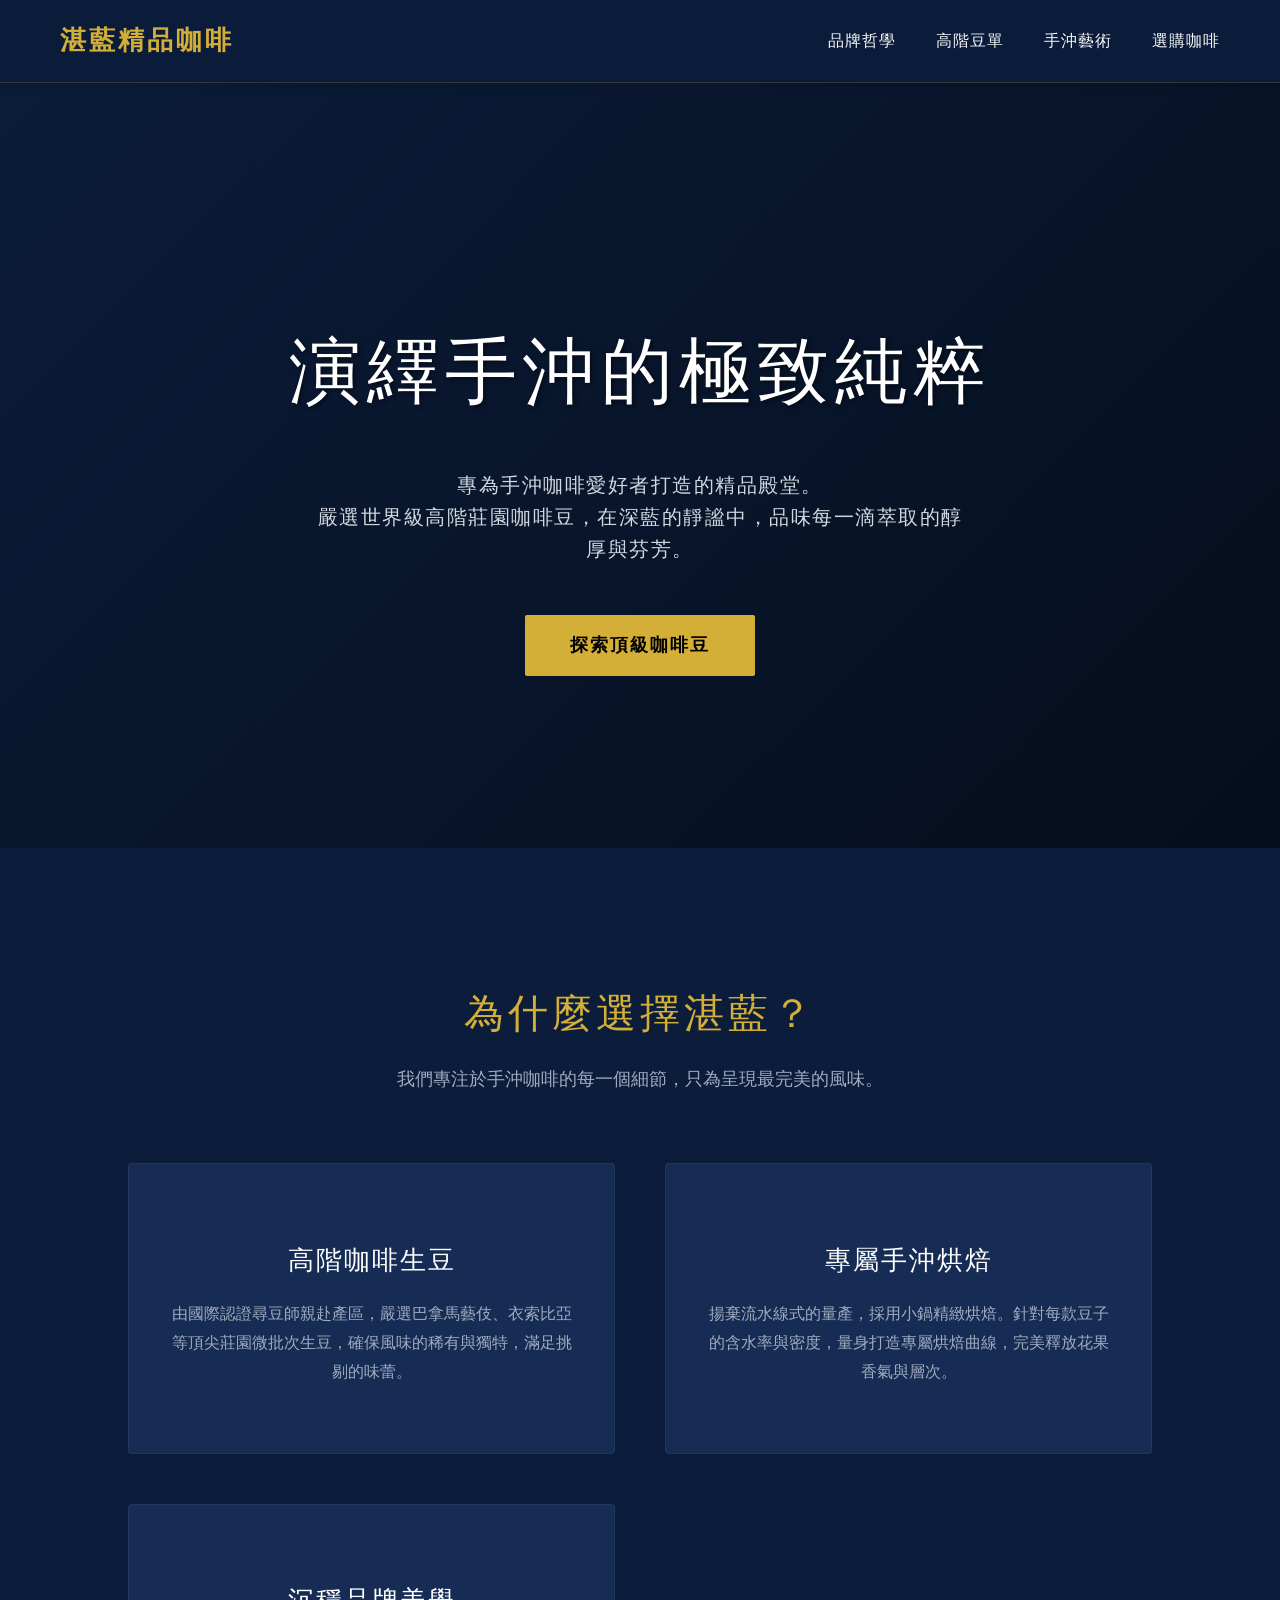
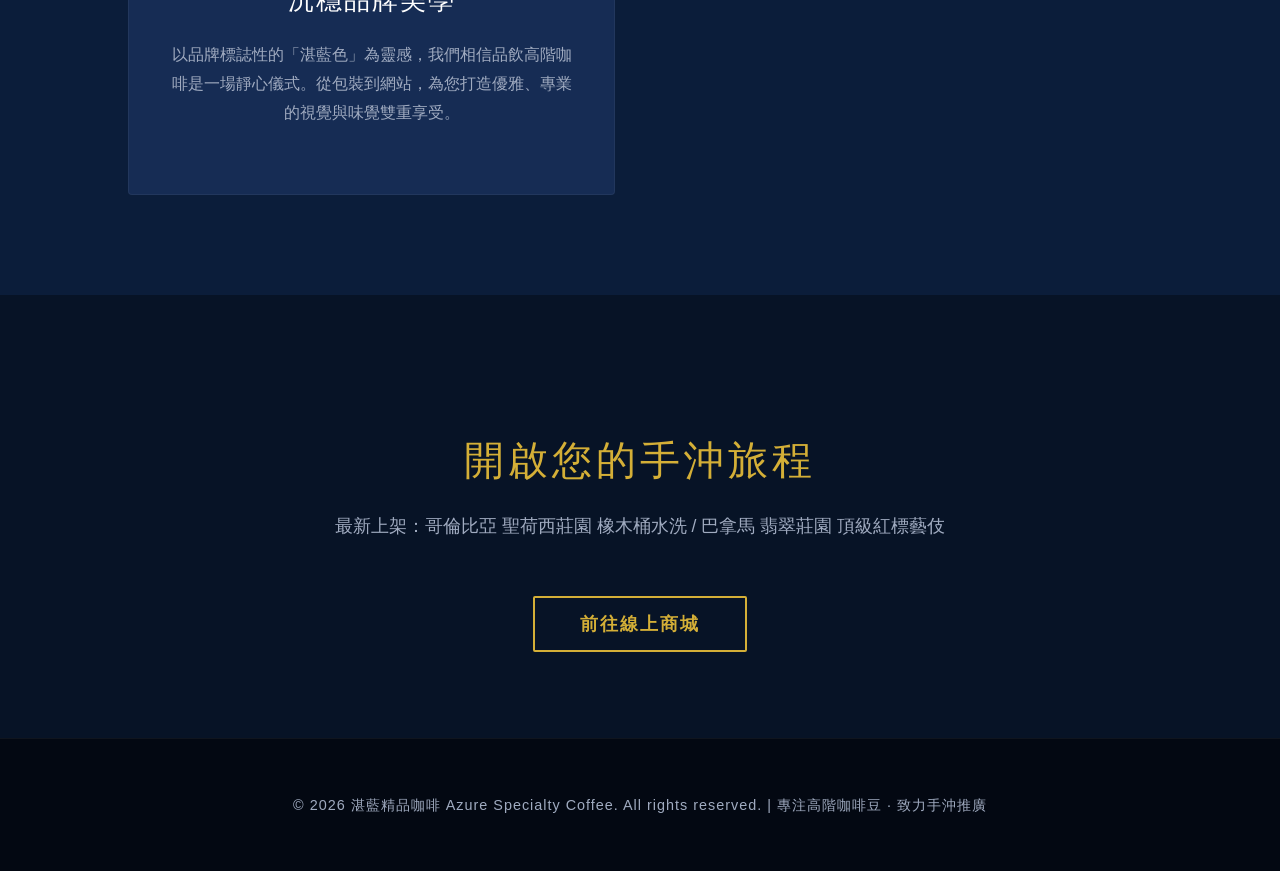
<file: w1/index.html>
<!DOCTYPE html>
<html lang="zh-TW">
<head>
    <meta charset="UTF-8">
    <meta name="viewport" content="width=device-width, initial-scale=1.0">
    <title>湛藍精品咖啡 | 頂級手沖咖啡</title>
    <style>
        :root {
            --primary-blue: #0b1d3a;
            --secondary-blue: #162c54;
            --accent-gold: #d4af37;
            --text-light: #f8f9fa;
            --text-dark: #a0abc0;
        }
        body {
            margin: 0;
            padding: 0;
            font-family: 'Helvetica Neue', Arial, 'Microsoft JhengHei', sans-serif;
            background-color: var(--primary-blue);
            color: var(--text-light);
            line-height: 1.6;
        }
        header {
            display: flex;
            justify-content: space-between;
            align-items: center;
            padding: 20px 60px;
            background-color: rgba(11, 29, 58, 0.98);
            position: sticky;
            top: 0;
            z-index: 1000;
            border-bottom: 1px solid rgba(212, 175, 55, 0.2);
            box-shadow: 0 4px 6px rgba(0,0,0,0.1);
        }
        .logo {
            font-size: 26px;
            font-weight: 700;
            color: var(--accent-gold);
            text-decoration: none;
            letter-spacing: 3px;
            display: flex;
            align-items: center;
            gap: 10px;
        }
        nav {
            display: flex;
            gap: 40px;
        }
        nav a {
            color: var(--text-light);
            text-decoration: none;
            font-size: 16px;
            letter-spacing: 1px;
            transition: color 0.3s ease;
        }
        nav a:hover {
            color: var(--accent-gold);
        }
        .hero {
            height: 85vh;
            display: flex;
            flex-direction: column;
            justify-content: center;
            align-items: center;
            text-align: center;
            background: linear-gradient(135deg, rgba(11,29,58,0.9) 0%, rgba(5,13,26,0.9) 100%), 
                        url('https://images.unsplash.com/photo-1497935586351-b67a49e012bf?ixlib=rb-1.2.1&auto=format&fit=crop&w=1920&q=80') no-repeat center center/cover;
            background-blend-mode: overlay;
            padding: 0 20px;
        }
        .hero h1 {
            font-size: 4.5rem;
            margin-bottom: 20px;
            letter-spacing: 6px;
            color: #ffffff;
            font-weight: 300;
            text-shadow: 2px 2px 4px rgba(0,0,0,0.5);
        }
        .hero p {
            font-size: 1.25rem;
            max-width: 650px;
            color: #d1d8e0;
            margin-bottom: 50px;
            letter-spacing: 1.5px;
        }
        .btn {
            padding: 16px 45px;
            background-color: var(--accent-gold);
            color: #000;
            text-decoration: none;
            font-size: 1.1rem;
            font-weight: bold;
            border-radius: 2px;
            transition: all 0.3s ease;
            letter-spacing: 2px;
        }
        .btn:hover {
            background-color: #fce28b;
            transform: translateY(-3px);
            box-shadow: 0 10px 20px rgba(0,0,0,0.2);
        }
        .section {
            padding: 100px 10%;
        }
        .section-title {
            text-align: center;
            font-size: 2.5rem;
            color: var(--accent-gold);
            margin-bottom: 20px;
            font-weight: 300;
            letter-spacing: 4px;
        }
        .section-subtitle {
            text-align: center;
            color: var(--text-dark);
            margin-bottom: 70px;
            font-size: 1.1rem;
        }
        .features {
            display: grid;
            grid-template-columns: repeat(auto-fit, minmax(320px, 1fr));
            gap: 50px;
        }
        .feature-card {
            background-color: var(--secondary-blue);
            padding: 50px 40px;
            border-radius: 4px;
            text-align: center;
            border: 1px solid rgba(255,255,255,0.05);
            transition: all 0.4s ease;
            position: relative;
            overflow: hidden;
        }
        .feature-card::before {
            content: '';
            position: absolute;
            top: 0; left: 0; width: 100%; height: 3px;
            background-color: var(--accent-gold);
            transform: scaleX(0);
            transition: transform 0.4s ease;
        }
        .feature-card:hover::before {
            transform: scaleX(1);
        }
        .feature-card:hover {
            transform: translateY(-10px);
            box-shadow: 0 15px 30px rgba(0,0,0,0.3);
            border-color: rgba(212, 175, 55, 0.3);
        }
        .feature-card h3 {
            font-size: 1.6rem;
            margin-bottom: 20px;
            color: #fff;
            font-weight: 400;
            letter-spacing: 2px;
        }
        .feature-card p {
            color: var(--text-dark);
            font-size: 1rem;
            line-height: 1.8;
        }
        .shop-section {
            background-color: #071326;
            text-align: center;
        }
        footer {
            text-align: center;
            padding: 40px;
            background-color: #030812;
            color: var(--text-dark);
            font-size: 0.9rem;
            border-top: 1px solid rgba(255,255,255,0.05);
            letter-spacing: 1px;
        }
    </style>
</head>
<body>
    <header>
        <a href="#" class="logo">湛藍精品咖啡</a>
        <nav>
            <a href="#about">品牌哲學</a>
            <a href="#beans">高階豆單</a>
            <a href="#brew">手沖藝術</a>
            <a href="#shop">選購咖啡</a>
        </nav>
    </header>

    <section class="hero">
        <h1>演繹手沖的極致純粹</h1>
        <p>專為手沖咖啡愛好者打造的精品殿堂。<br>嚴選世界級高階莊園咖啡豆，在深藍的靜謐中，品味每一滴萃取的醇厚與芬芳。</p>
        <a href="#shop" class="btn">探索頂級咖啡豆</a>
    </section>

    <section id="about" class="section">
        <h2 class="section-title">為什麼選擇湛藍？</h2>
        <p class="section-subtitle">我們專注於手沖咖啡的每一個細節，只為呈現最完美的風味。</p>
        
        <div class="features">
            <div class="feature-card">
                <h3>高階咖啡生豆</h3>
                <p>由國際認證尋豆師親赴產區，嚴選巴拿馬藝伎、衣索比亞等頂尖莊園微批次生豆，確保風味的稀有與獨特，滿足挑剔的味蕾。</p>
            </div>
            <div class="feature-card">
                <h3>專屬手沖烘焙</h3>
                <p>揚棄流水線式的量產，採用小鍋精緻烘焙。針對每款豆子的含水率與密度，量身打造專屬烘焙曲線，完美釋放花果香氣與層次。</p>
            </div>
            <div class="feature-card">
                <h3>沉穩品牌美學</h3>
                <p>以品牌標誌性的「湛藍色」為靈感，我們相信品飲高階咖啡是一場靜心儀式。從包裝到網站，為您打造優雅、專業的視覺與味覺雙重享受。</p>
            </div>
        </div>
    </section>

    <section id="shop" class="section shop-section">
        <h2 class="section-title">開啟您的手沖旅程</h2>
        <p class="section-subtitle">最新上架：哥倫比亞 聖荷西莊園 橡木桶水洗 / 巴拿馬 翡翠莊園 頂級紅標藝伎</p>
        <a href="#" class="btn" style="background-color: transparent; border: 2px solid var(--accent-gold); color: var(--accent-gold);">前往線上商城</a>
    </section>

    <footer>
        <p>&copy; 2026 湛藍精品咖啡 Azure Specialty Coffee. All rights reserved. | 專注高階咖啡豆 · 致力手沖推廣</p>
    </footer>
</body>
</html>
</file>
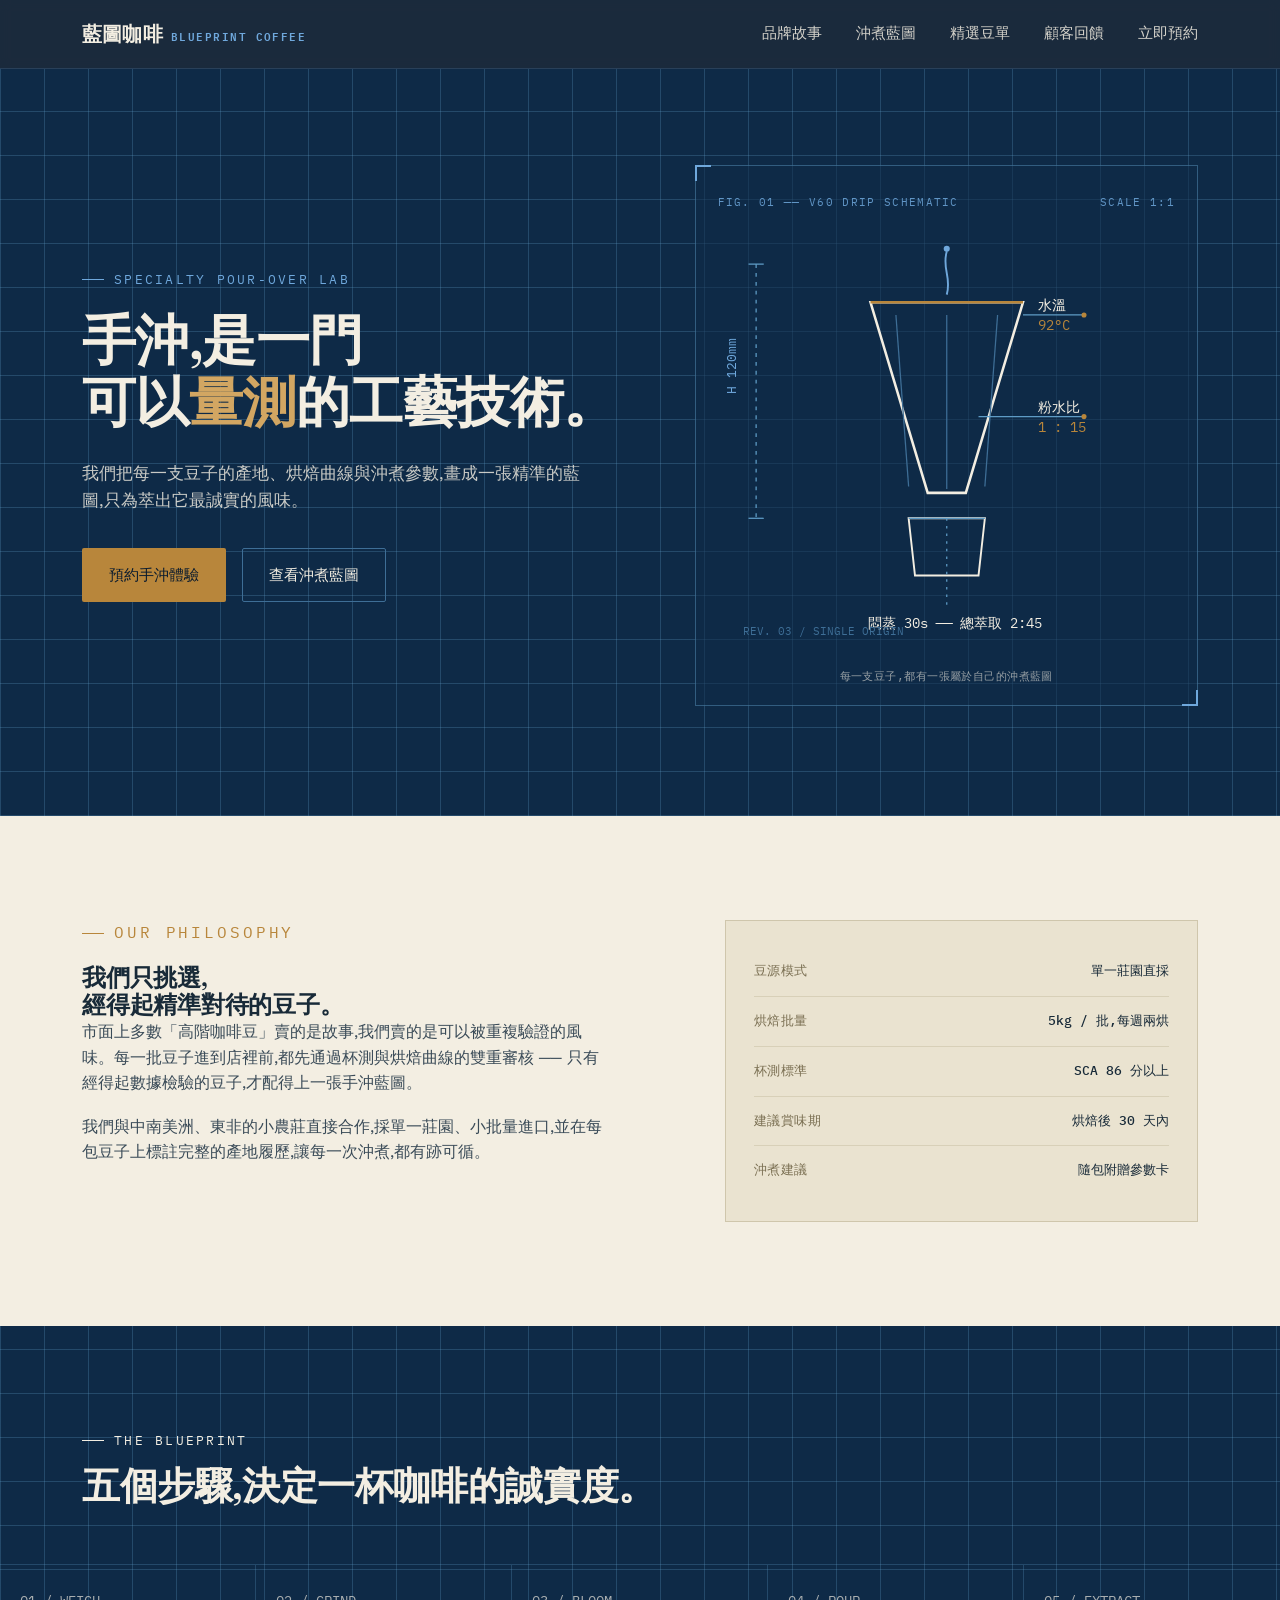
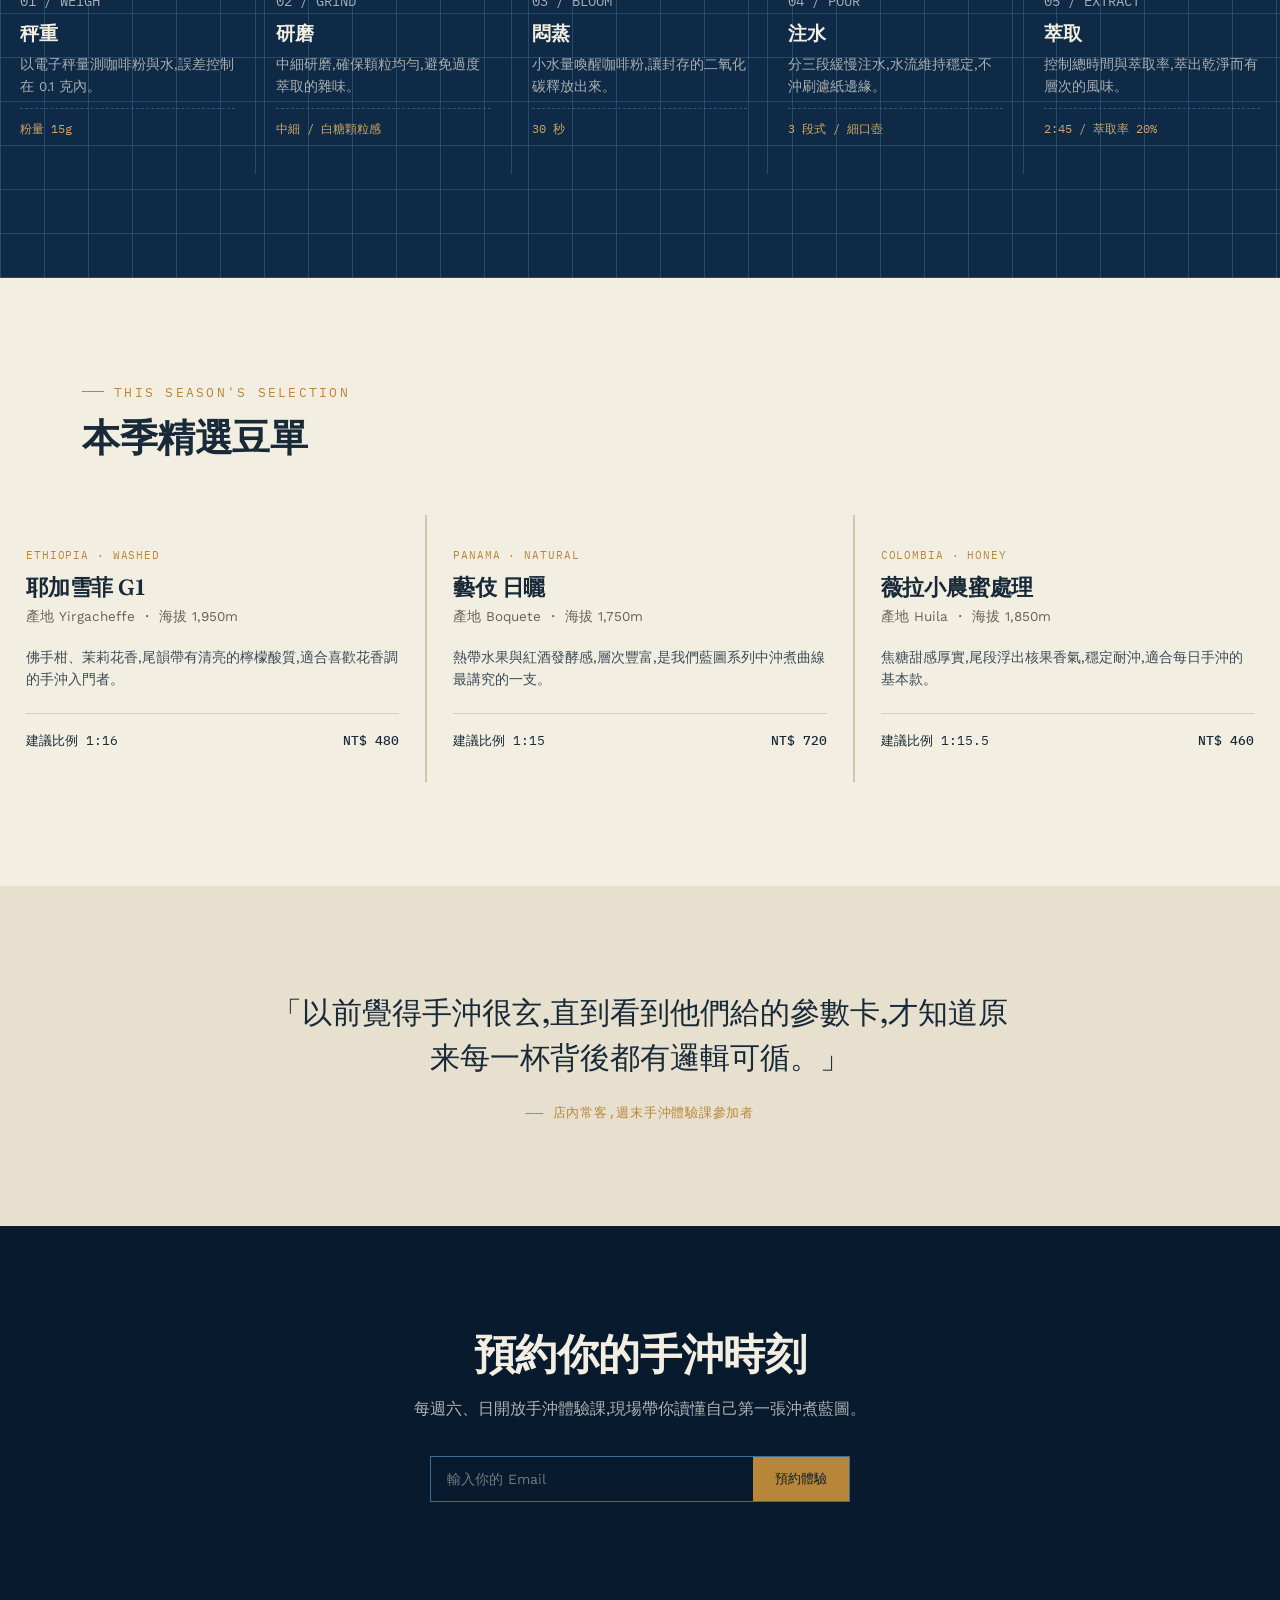
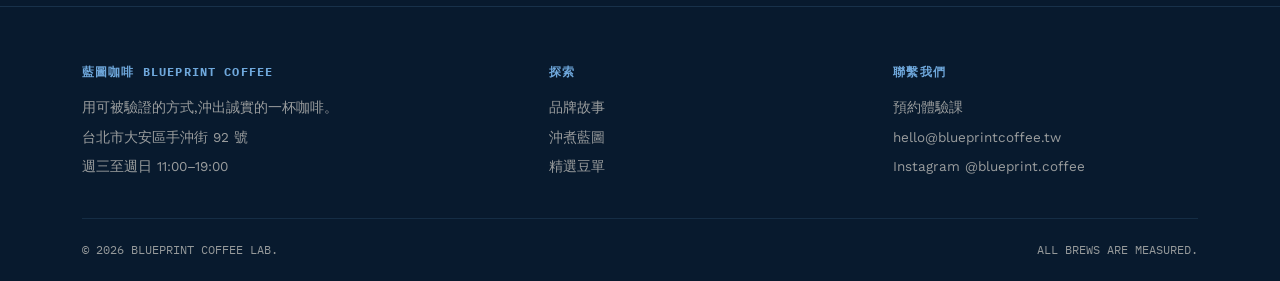
<file: week3/index.html>
<!DOCTYPE html>
<html lang="zh-Hant">
<head>
<meta charset="UTF-8">
<meta name="viewport" content="width=device-width, initial-scale=1.0">
<title>藍圖咖啡 Blueprint Coffee ── 精準手沖,誠實風味</title>
<link rel="preconnect" href="https://fonts.googleapis.com">
<link rel="preconnect" href="https://fonts.gstatic.com" crossorigin>
<link href="https://fonts.googleapis.com/css2?family=Fraunces:opsz,wght@9..144,400;9..144,500;9..144,600;9..144,700&family=Work+Sans:wght@300;400;500;600&family=IBM+Plex+Mono:wght@400;500&display=swap" rel="stylesheet">
<style>
  :root{
    --ink-black:#081A2E;
    --blueprint:#0E2A47;
    --blueprint-line:#3E6E96;
    --blueprint-line-soft:rgba(94,155,197,0.28);
    --paper:#F3EEE2;
    --paper-dim:#E7E0CE;
    --brass:#B8863B;
    --brass-light:#D2A662;
    --sky:#6FA8DC;
    --ink-on-paper:#182A38;
    --max-w:1180px;
  }

  *{margin:0;padding:0;box-sizing:border-box;}
  html{scroll-behavior:smooth;}
  body{
    font-family:'Work Sans', sans-serif;
    background:var(--paper);
    color:var(--ink-on-paper);
    line-height:1.6;
    -webkit-font-smoothing:antialiased;
  }
  a{color:inherit;text-decoration:none;}
  img,svg{display:block;max-width:100%;}
  .container{max-width:var(--max-w);margin:0 auto;padding:0 32px;}
  .eyebrow{
    font-family:'IBM Plex Mono', monospace;
    font-size:12.5px;
    letter-spacing:0.18em;
    text-transform:uppercase;
    display:flex;
    align-items:center;
    gap:10px;
  }
  .eyebrow::before{
    content:"";
    width:22px;height:1px;
    background:currentColor;
    display:inline-block;
  }
  h1,h2,h3{
    font-family:'Fraunces', serif;
    font-weight:600;
    line-height:1.15;
    letter-spacing:-0.01em;
  }
  .btn{
    display:inline-flex;
    align-items:center;
    gap:10px;
    padding:14px 26px;
    border-radius:2px;
    font-family:'Work Sans', sans-serif;
    font-size:15px;
    font-weight:500;
    border:1px solid transparent;
    cursor:pointer;
    transition:transform .25s ease, background .25s ease, border-color .25s ease, color .25s ease;
  }
  .btn:focus-visible{outline:2px solid var(--sky);outline-offset:3px;}
  .btn-primary{background:var(--brass);color:var(--ink-black);}
  .btn-primary:hover{background:var(--brass-light);transform:translateY(-1px);}
  .btn-ghost{border-color:var(--blueprint-line);color:var(--paper);}
  .btn-ghost:hover{border-color:var(--sky);color:var(--sky);}
  .btn-ghost.on-paper{border-color:var(--ink-on-paper);color:var(--ink-on-paper);}
  .btn-ghost.on-paper:hover{border-color:var(--brass);color:var(--brass);}

  /* ---------- NAV ---------- */
  header{
    position:sticky;top:0;z-index:50;
    background:rgba(8,26,46,0.92);
    backdrop-filter:blur(6px);
    border-bottom:1px solid rgba(94,155,197,0.2);
  }
  nav{
    max-width:var(--max-w);margin:0 auto;padding:18px 32px;
    display:flex;align-items:center;justify-content:space-between;
    color:var(--paper);
  }
  .logo{
    font-family:'Fraunces', serif;
    font-size:20px;font-weight:600;letter-spacing:0.01em;
    color:var(--paper);display:flex;align-items:baseline;gap:8px;
  }
  .logo span{
    font-family:'IBM Plex Mono', monospace;
    font-size:10.5px;letter-spacing:0.14em;color:var(--sky);
  }
  .nav-links{display:flex;gap:34px;font-size:14.5px;}
  .nav-links a{opacity:0.85;transition:opacity .2s;}
  .nav-links a:hover{opacity:1;color:var(--sky);}
  .nav-toggle{display:none;background:none;border:none;color:var(--paper);font-size:24px;cursor:pointer;}

  @media (max-width:860px){
    .nav-links{
      position:absolute;top:100%;left:0;right:0;
      background:var(--ink-black);
      flex-direction:column;gap:0;
      max-height:0;overflow:hidden;
      transition:max-height .3s ease;
    }
    .nav-links.open{max-height:320px;}
    .nav-links a{padding:16px 32px;border-top:1px solid rgba(94,155,197,0.15);}
    .nav-toggle{display:block;}
  }

  /* ---------- HERO ---------- */
  .hero{
    background:
      repeating-linear-gradient(0deg, var(--blueprint-line-soft) 0, var(--blueprint-line-soft) 1px, transparent 1px, transparent 44px),
      repeating-linear-gradient(90deg, var(--blueprint-line-soft) 0, var(--blueprint-line-soft) 1px, transparent 1px, transparent 44px),
      var(--blueprint);
    color:var(--paper);
    padding:96px 0 110px;
    position:relative;
    overflow:hidden;
  }
  .hero-grid{
    max-width:var(--max-w);margin:0 auto;padding:0 32px;
    display:grid;grid-template-columns:1.05fr 0.95fr;gap:56px;align-items:center;
  }
  .hero h1{font-size:clamp(34px,4.6vw,54px);margin:20px 0 26px;color:var(--paper);}
  .hero h1 em{font-style:normal;color:var(--brass-light);}
  .hero p.lede{font-size:17px;max-width:46ch;color:rgba(243,238,226,0.82);margin-bottom:34px;}
  .hero-cta{display:flex;gap:16px;flex-wrap:wrap;}
  .hero-eyebrow{color:var(--sky);margin-bottom:6px;}

  .blueprint-plate{
    position:relative;
    border:1px solid rgba(94,155,197,0.45);
    background:rgba(15,42,71,0.55);
    padding:28px 22px 20px;
  }
  .blueprint-plate::before,.blueprint-plate::after,
  .plate-corner-tl,.plate-corner-br{
    content:"";position:absolute;width:14px;height:14px;
    border-color:var(--sky);
  }
  .blueprint-plate::before{top:-1px;left:-1px;border-top:2px solid var(--sky);border-left:2px solid var(--sky);}
  .blueprint-plate::after{bottom:-1px;right:-1px;border-bottom:2px solid var(--sky);border-right:2px solid var(--sky);}
  .plate-label{
    font-family:'IBM Plex Mono', monospace;font-size:11px;letter-spacing:0.12em;
    color:var(--sky);display:flex;justify-content:space-between;margin-bottom:14px;opacity:0.85;
  }
  .plate-caption{
    font-family:'IBM Plex Mono', monospace;font-size:11px;color:rgba(243,238,226,0.6);
    text-align:center;margin-top:10px;letter-spacing:0.04em;
  }

  @media (max-width:900px){
    .hero-grid{grid-template-columns:1fr;}
    .hero{padding:64px 0 76px;}
  }

  /* ---------- SECTION SHARED ---------- */
  section{padding:104px 0;}
  .section-head{max-width:640px;margin-bottom:56px;}
  .section-head h2{font-size:clamp(26px,3.2vw,38px);margin-top:14px;}
  .on-dark{background:var(--ink-black);color:var(--paper);}
  .on-dark .eyebrow{color:var(--sky);}
  .on-paper .eyebrow{color:var(--brass);}

  /* ---------- ABOUT / SPEC SHEET ---------- */
  .about-grid{display:grid;grid-template-columns:1.1fr 0.9fr;gap:64px;align-items:start;}
  .about-grid p{font-size:16px;color:#3a4b58;max-width:52ch;margin-bottom:18px;}
  .spec-sheet{border:1px solid #cfc6ac;background:#EAE3D0;padding:26px 28px;}
  .spec-row{
    display:flex;justify-content:space-between;gap:20px;
    padding:14px 0;border-bottom:1px solid #d8d0b8;
    font-family:'IBM Plex Mono', monospace;font-size:13px;
  }
  .spec-row:last-child{border-bottom:none;}
  .spec-row dt{color:#7a6f52;letter-spacing:0.04em;}
  .spec-row dd{font-weight:500;color:var(--ink-on-paper);text-align:right;}

  @media (max-width:860px){ .about-grid{grid-template-columns:1fr;} }

  /* ---------- PROCESS BLUEPRINT ---------- */
  .process{
    background:
      repeating-linear-gradient(0deg, var(--blueprint-line-soft) 0, var(--blueprint-line-soft) 1px, transparent 1px, transparent 44px),
      repeating-linear-gradient(90deg, var(--blueprint-line-soft) 0, var(--blueprint-line-soft) 1px, transparent 1px, transparent 44px),
      var(--blueprint);
    color:var(--paper);
  }
  .steps{
    display:grid;grid-template-columns:repeat(5,1fr);gap:0;
    border-top:1px solid var(--blueprint-line-soft);
  }
  .step{
    padding:26px 20px;border-right:1px solid var(--blueprint-line-soft);position:relative;
  }
  .step:last-child{border-right:none;}
  .step-index{font-family:'IBM Plex Mono', monospace;font-size:12px;color:var(--sky);margin-bottom:14px;}
  .step h3{font-size:19px;color:var(--paper);margin-bottom:10px;font-weight:600;}
  .step p{font-size:13.5px;color:rgba(243,238,226,0.68);margin-bottom:10px;}
  .step .metric{
    font-family:'IBM Plex Mono', monospace;font-size:12px;color:var(--brass-light);
    border-top:1px dashed rgba(94,155,197,0.4);padding-top:10px;
  }
  @media (max-width:960px){
    .steps{grid-template-columns:1fr 1fr;}
    .step{border-right:1px solid var(--blueprint-line-soft);border-bottom:1px solid var(--blueprint-line-soft);}
    .step:nth-child(2n){border-right:none;}
  }
  @media (max-width:560px){
    .steps{grid-template-columns:1fr;}
    .step{border-right:none;}
  }

  /* ---------- BEANS ---------- */
  .bean-grid{display:grid;grid-template-columns:repeat(3,1fr);gap:2px;background:#cfc6ac;}
  .bean-card{
    background:var(--paper);padding:32px 26px;position:relative;
    display:flex;flex-direction:column;height:100%;
  }
  .bean-tag{
    font-family:'IBM Plex Mono', monospace;font-size:11px;color:var(--brass);
    letter-spacing:0.08em;margin-bottom:10px;
  }
  .bean-card h3{font-size:22px;margin-bottom:6px;}
  .bean-origin{font-size:13.5px;color:#6b6250;margin-bottom:18px;}
  .bean-notes{font-size:14px;color:#3a4b58;margin-bottom:22px;flex-grow:1;}
  .bean-meta{
    display:flex;justify-content:space-between;align-items:center;
    border-top:1px solid #d8d0b8;padding-top:16px;
    font-family:'IBM Plex Mono', monospace;font-size:12.5px;
  }
  .bean-price{color:var(--ink-on-paper);font-weight:500;}
  @media (max-width:900px){ .bean-grid{grid-template-columns:1fr 1fr;} }
  @media (max-width:600px){ .bean-grid{grid-template-columns:1fr;} }

  /* ---------- QUOTE ---------- */
  .quote-section{background:var(--paper-dim);}
  .quote-wrap{max-width:760px;margin:0 auto;text-align:center;}
  blockquote{
    font-family:'Fraunces', serif;font-size:clamp(22px,2.6vw,30px);
    font-weight:500;line-height:1.5;color:var(--ink-on-paper);margin-bottom:22px;
  }
  .quote-attr{font-family:'IBM Plex Mono', monospace;font-size:12.5px;color:var(--brass);letter-spacing:0.06em;}

  /* ---------- CTA / FOOTER ---------- */
  .cta-section{background:var(--ink-black);color:var(--paper);text-align:center;}
  .cta-section h2{font-size:clamp(28px,3.6vw,42px);margin-bottom:18px;}
  .cta-section p{color:rgba(243,238,226,0.72);max-width:48ch;margin:0 auto 34px;}
  .cta-form{
    display:flex;max-width:420px;margin:0 auto;gap:0;border:1px solid var(--blueprint-line);
  }
  .cta-form input{
    flex:1;background:transparent;border:none;padding:14px 16px;
    color:var(--paper);font-family:'Work Sans', sans-serif;font-size:14px;
  }
  .cta-form input::placeholder{color:rgba(243,238,226,0.45);}
  .cta-form input:focus{outline:none;}
  .cta-form button{
    background:var(--brass);color:var(--ink-black);border:none;
    padding:0 22px;font-weight:500;cursor:pointer;font-family:'Work Sans', sans-serif;
    transition:background .2s;
  }
  .cta-form button:hover{background:var(--brass-light);}

  footer{background:var(--ink-black);border-top:1px solid rgba(94,155,197,0.18);color:rgba(243,238,226,0.6);}
  .footer-grid{
    display:grid;grid-template-columns:1.4fr 1fr 1fr;gap:40px;padding:56px 0 32px;
    font-size:13.5px;
  }
  .footer-grid h4{
    font-family:'IBM Plex Mono', monospace;font-size:11.5px;letter-spacing:0.1em;
    color:var(--sky);margin-bottom:16px;text-transform:uppercase;
  }
  .footer-grid p, .footer-grid a{display:block;margin-bottom:8px;color:rgba(243,238,226,0.62);}
  .footer-grid a:hover{color:var(--paper);}
  .footer-bottom{
    border-top:1px solid rgba(94,155,197,0.15);padding:22px 0;
    font-family:'IBM Plex Mono', monospace;font-size:11.5px;
    display:flex;justify-content:space-between;flex-wrap:wrap;gap:10px;
  }
  @media (max-width:700px){ .footer-grid{grid-template-columns:1fr;} }

  /* ---------- REVEAL ---------- */
  .reveal{opacity:0;transform:translateY(18px);transition:opacity .7s ease, transform .7s ease;}
  .reveal.in{opacity:1;transform:translateY(0);}
  @media (prefers-reduced-motion: reduce){
    .reveal{opacity:1;transform:none;transition:none;}
    html{scroll-behavior:auto;}
  }
</style>
</head>
<body>

<header>
  <nav>
    <a href="#top" class="logo">藍圖咖啡<span>BLUEPRINT COFFEE</span></a>
    <button class="nav-toggle" id="navToggle" aria-label="開啟選單" aria-expanded="false">☰</button>
    <div class="nav-links" id="navLinks">
      <a href="#about">品牌故事</a>
      <a href="#process">沖煮藍圖</a>
      <a href="#beans">精選豆單</a>
      <a href="#quote">顧客回饋</a>
      <a href="#cta">立即預約</a>
    </div>
  </nav>
</header>

<section class="hero" id="top">
  <div class="hero-grid">
    <div>
      <p class="eyebrow hero-eyebrow">SPECIALTY POUR-OVER LAB</p>
      <h1>手沖,是一門<br>可以<em>量測</em>的工藝技術。</h1>
      <p class="lede">我們把每一支豆子的產地、烘焙曲線與沖煮參數,畫成一張精準的藍圖,只為萃出它最誠實的風味。</p>
      <div class="hero-cta">
        <a href="#cta" class="btn btn-primary">預約手沖體驗</a>
        <a href="#process" class="btn btn-ghost">查看沖煮藍圖</a>
      </div>
    </div>

    <div class="blueprint-plate reveal">
      <div class="plate-label"><span>FIG. 01 ── V60 DRIP SCHEMATIC</span><span>SCALE 1:1</span></div>
      <svg viewBox="0 0 360 340" xmlns="http://www.w3.org/2000/svg" role="img" aria-label="V60 手沖濾杯示意圖,標註水溫、粉水比、悶蒸與總萃取時間">
        <!-- dimension lines -->
        <line x1="30" y1="30" x2="30" y2="230" stroke="#5E9BC5" stroke-width="1" stroke-dasharray="3 4"/>
        <line x1="24" y1="30" x2="36" y2="30" stroke="#5E9BC5" stroke-width="1"/>
        <line x1="24" y1="230" x2="36" y2="230" stroke="#5E9BC5" stroke-width="1"/>
        <text x="14" y="132" fill="#6FA8DC" font-size="10" font-family="IBM Plex Mono, monospace" transform="rotate(-90 14 132)">H 120mm</text>

        <!-- dripper cone -->
        <path d="M120 60 L240 60 L195 210 L165 210 Z" fill="none" stroke="#F3EEE2" stroke-width="2"/>
        <path d="M120 60 L240 60" stroke="#B8863B" stroke-width="2"/>
        <!-- ribs -->
        <line x1="140" y1="70" x2="150" y2="205" stroke="#3E6E96" stroke-width="1"/>
        <line x1="180" y1="70" x2="180" y2="207" stroke="#3E6E96" stroke-width="1"/>
        <line x1="220" y1="70" x2="210" y2="205" stroke="#3E6E96" stroke-width="1"/>

        <!-- server -->
        <path d="M150 230 L210 230 L205 275 L155 275 Z" fill="none" stroke="#F3EEE2" stroke-width="1.5"/>
        <line x1="150" y1="230" x2="210" y2="230" stroke="#5E9BC5" stroke-width="1"/>

        <!-- pour line + droplets -->
        <path d="M180 20 C176 34, 184 40, 180 54" stroke="#6FA8DC" stroke-width="1.5" fill="none"/>
        <circle cx="180" cy="18" r="2.4" fill="#6FA8DC"/>

        <!-- annotation callouts -->
        <line x1="240" y1="70" x2="288" y2="70" stroke="#5E9BC5" stroke-width="1"/>
        <circle cx="288" cy="70" r="2" fill="#B8863B"/>
        <text x="252" y="66" fill="#F3EEE2" font-size="11" font-family="IBM Plex Mono, monospace">水溫</text>
        <text x="252" y="82" fill="#B8863B" font-size="11" font-family="IBM Plex Mono, monospace">92°C</text>

        <line x1="205" y1="150" x2="288" y2="150" stroke="#5E9BC5" stroke-width="1"/>
        <circle cx="288" cy="150" r="2" fill="#B8863B"/>
        <text x="252" y="146" fill="#F3EEE2" font-size="11" font-family="IBM Plex Mono, monospace">粉水比</text>
        <text x="252" y="162" fill="#B8863B" font-size="11" font-family="IBM Plex Mono, monospace">1 : 15</text>

        <line x1="180" y1="230" x2="180" y2="300" stroke="#5E9BC5" stroke-width="1" stroke-dasharray="2 4"/>
        <text x="118" y="316" fill="#F3EEE2" font-size="11" font-family="IBM Plex Mono, monospace">悶蒸 30s ── 總萃取 2:45</text>

        <!-- corner tick -->
        <text x="20" y="322" fill="#3E6E96" font-size="9" font-family="IBM Plex Mono, monospace">REV. 03 / SINGLE ORIGIN</text>
      </svg>
      <p class="plate-caption">每一支豆子,都有一張屬於自己的沖煮藍圖</p>
    </div>
  </div>
</section>

<section class="on-paper" id="about">
  <div class="container">
    <div class="about-grid">
      <div class="reveal">
        <p class="eyebrow">OUR PHILOSOPHY</p>
        <h2>我們只挑選,<br>經得起精準對待的豆子。</h2>
        <p>市面上多數「高階咖啡豆」賣的是故事,我們賣的是可以被重複驗證的風味。每一批豆子進到店裡前,都先通過杯測與烘焙曲線的雙重審核 ── 只有經得起數據檢驗的豆子,才配得上一張手沖藍圖。</p>
        <p>我們與中南美洲、東非的小農莊直接合作,採單一莊園、小批量進口,並在每包豆子上標註完整的產地履歷,讓每一次沖煮,都有跡可循。</p>
      </div>
      <dl class="spec-sheet reveal">
        <div class="spec-row"><dt>豆源模式</dt><dd>單一莊園直採</dd></div>
        <div class="spec-row"><dt>烘焙批量</dt><dd>5kg / 批,每週兩烘</dd></div>
        <div class="spec-row"><dt>杯測標準</dt><dd>SCA 86 分以上</dd></div>
        <div class="spec-row"><dt>建議賞味期</dt><dd>烘焙後 30 天內</dd></div>
        <div class="spec-row"><dt>沖煮建議</dt><dd>隨包附贈參數卡</dd></div>
      </dl>
    </div>
  </div>
</section>

<section class="process" id="process">
  <div class="container">
    <div class="section-head reveal">
      <p class="eyebrow">THE BLUEPRINT</p>
      <h2>五個步驟,決定一杯咖啡的誠實度。</h2>
    </div>
  </div>
  <div class="steps reveal">
    <div class="step">
      <p class="step-index">01 / WEIGH</p>
      <h3>秤重</h3>
      <p>以電子秤量測咖啡粉與水,誤差控制在 0.1 克內。</p>
      <p class="metric">粉量 15g</p>
    </div>
    <div class="step">
      <p class="step-index">02 / GRIND</p>
      <h3>研磨</h3>
      <p>中細研磨,確保顆粒均勻,避免過度萃取的雜味。</p>
      <p class="metric">中細 / 白糖顆粒感</p>
    </div>
    <div class="step">
      <p class="step-index">03 / BLOOM</p>
      <h3>悶蒸</h3>
      <p>小水量喚醒咖啡粉,讓封存的二氧化碳釋放出來。</p>
      <p class="metric">30 秒</p>
    </div>
    <div class="step">
      <p class="step-index">04 / POUR</p>
      <h3>注水</h3>
      <p>分三段緩慢注水,水流維持穩定,不沖刷濾紙邊緣。</p>
      <p class="metric">3 段式 / 細口壺</p>
    </div>
    <div class="step">
      <p class="step-index">05 / EXTRACT</p>
      <h3>萃取</h3>
      <p>控制總時間與萃取率,萃出乾淨而有層次的風味。</p>
      <p class="metric">2:45 / 萃取率 20%</p>
    </div>
  </div>
</section>

<section class="on-paper" id="beans">
  <div class="container">
    <div class="section-head reveal">
      <p class="eyebrow">THIS SEASON'S SELECTION</p>
      <h2>本季精選豆單</h2>
    </div>
  </div>
  <div class="bean-grid reveal">
    <div class="bean-card">
      <p class="bean-tag">ETHIOPIA · WASHED</p>
      <h3>耶加雪菲 G1</h3>
      <p class="bean-origin">產地 Yirgacheffe ・ 海拔 1,950m</p>
      <p class="bean-notes">佛手柑、茉莉花香,尾韻帶有清亮的檸檬酸質,適合喜歡花香調的手沖入門者。</p>
      <div class="bean-meta"><span>建議比例 1:16</span><span class="bean-price">NT$ 480</span></div>
    </div>
    <div class="bean-card">
      <p class="bean-tag">PANAMA · NATURAL</p>
      <h3>藝伎 日曬</h3>
      <p class="bean-origin">產地 Boquete ・ 海拔 1,750m</p>
      <p class="bean-notes">熱帶水果與紅酒發酵感,層次豐富,是我們藍圖系列中沖煮曲線最講究的一支。</p>
      <div class="bean-meta"><span>建議比例 1:15</span><span class="bean-price">NT$ 720</span></div>
    </div>
    <div class="bean-card">
      <p class="bean-tag">COLOMBIA · HONEY</p>
      <h3>薇拉小農蜜處理</h3>
      <p class="bean-origin">產地 Huila ・ 海拔 1,850m</p>
      <p class="bean-notes">焦糖甜感厚實,尾段浮出核果香氣,穩定耐沖,適合每日手沖的基本款。</p>
      <div class="bean-meta"><span>建議比例 1:15.5</span><span class="bean-price">NT$ 460</span></div>
    </div>
  </div>
</section>

<section class="quote-section" id="quote">
  <div class="container">
    <div class="quote-wrap reveal">
      <blockquote>「以前覺得手沖很玄,直到看到他們給的參數卡,才知道原来每一杯背後都有邏輯可循。」</blockquote>
      <p class="quote-attr">── 店內常客,週末手沖體驗課參加者</p>
    </div>
  </div>
</section>

<section class="cta-section" id="cta">
  <div class="container">
    <h2 class="reveal">預約你的手沖時刻</h2>
    <p class="reveal">每週六、日開放手沖體驗課,現場帶你讀懂自己第一張沖煮藍圖。</p>
    <form class="cta-form reveal" onsubmit="event.preventDefault(); this.querySelector('button').textContent='已收到,我們會盡快聯繫';">
      <input type="email" placeholder="輸入你的 Email" required aria-label="Email">
      <button type="submit">預約體驗</button>
    </form>
  </div>
</section>

<footer>
  <div class="container">
    <div class="footer-grid">
      <div>
        <h4>藍圖咖啡 BLUEPRINT COFFEE</h4>
        <p>用可被驗證的方式,沖出誠實的一杯咖啡。</p>
        <p>台北市大安區手沖街 92 號</p>
        <p>週三至週日 11:00–19:00</p>
      </div>
      <div>
        <h4>探索</h4>
        <a href="#about">品牌故事</a>
        <a href="#process">沖煮藍圖</a>
        <a href="#beans">精選豆單</a>
      </div>
      <div>
        <h4>聯繫我們</h4>
        <a href="#cta">預約體驗課</a>
        <a href="mailto:hello@blueprintcoffee.tw">hello@blueprintcoffee.tw</a>
        <a href="#top">Instagram @blueprint.coffee</a>
      </div>
    </div>
    <div class="footer-bottom">
      <span>© 2026 BLUEPRINT COFFEE LAB.</span>
      <span>ALL BREWS ARE MEASURED.</span>
    </div>
  </div>
</footer>

<script>
  // mobile nav toggle
  const navToggle = document.getElementById('navToggle');
  const navLinks = document.getElementById('navLinks');
  navToggle.addEventListener('click', () => {
    const isOpen = navLinks.classList.toggle('open');
    navToggle.setAttribute('aria-expanded', isOpen);
  });
  navLinks.querySelectorAll('a').forEach(a => a.addEventListener('click', () => {
    navLinks.classList.remove('open');
    navToggle.setAttribute('aria-expanded', 'false');
  }));

  // scroll reveal
  const prefersReduced = window.matchMedia('(prefers-reduced-motion: reduce)').matches;
  if (!prefersReduced && 'IntersectionObserver' in window) {
    const io = new IntersectionObserver((entries) => {
      entries.forEach(entry => {
        if (entry.isIntersecting) {
          entry.target.classList.add('in');
          io.unobserve(entry.target);
        }
      });
    }, { threshold: 0.15 });
    document.querySelectorAll('.reveal').forEach(el => io.observe(el));
  } else {
    document.querySelectorAll('.reveal').forEach(el => el.classList.add('in'));
  }
</script>

</body>
</html>
</file>
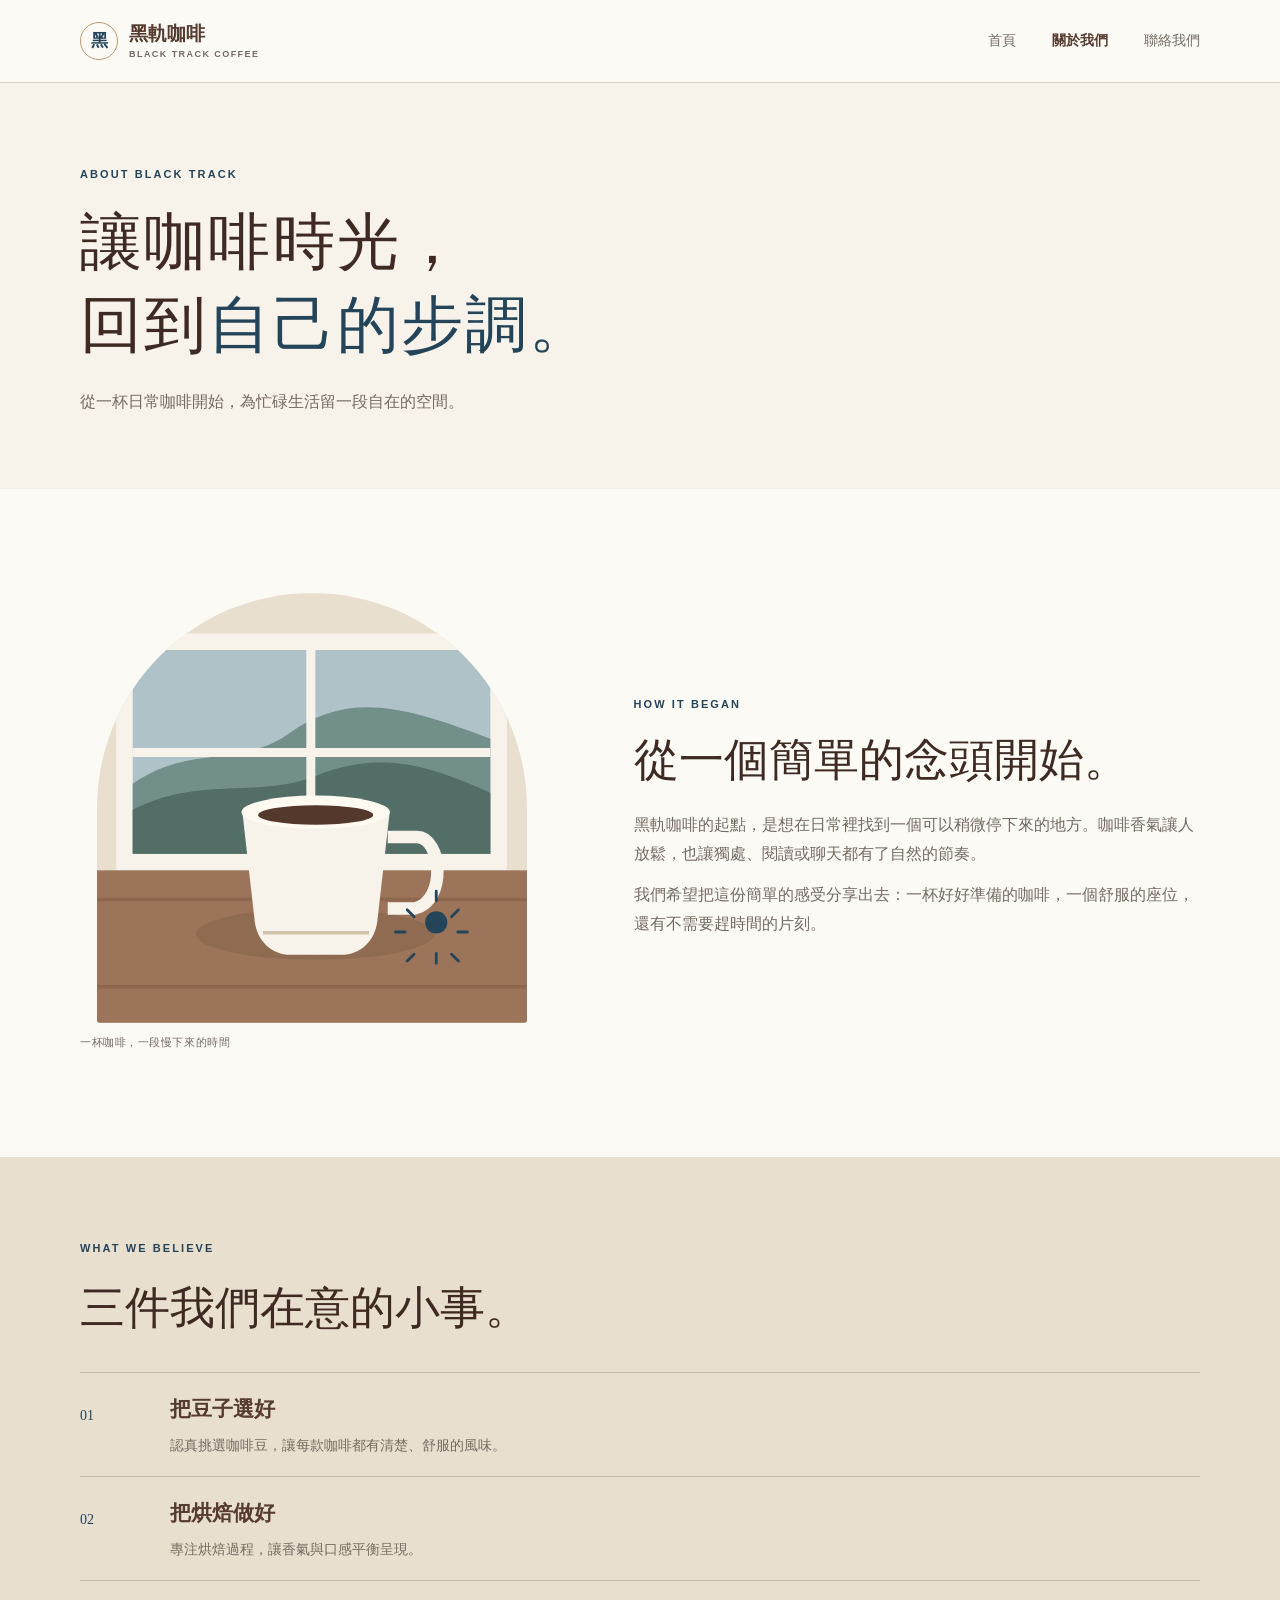
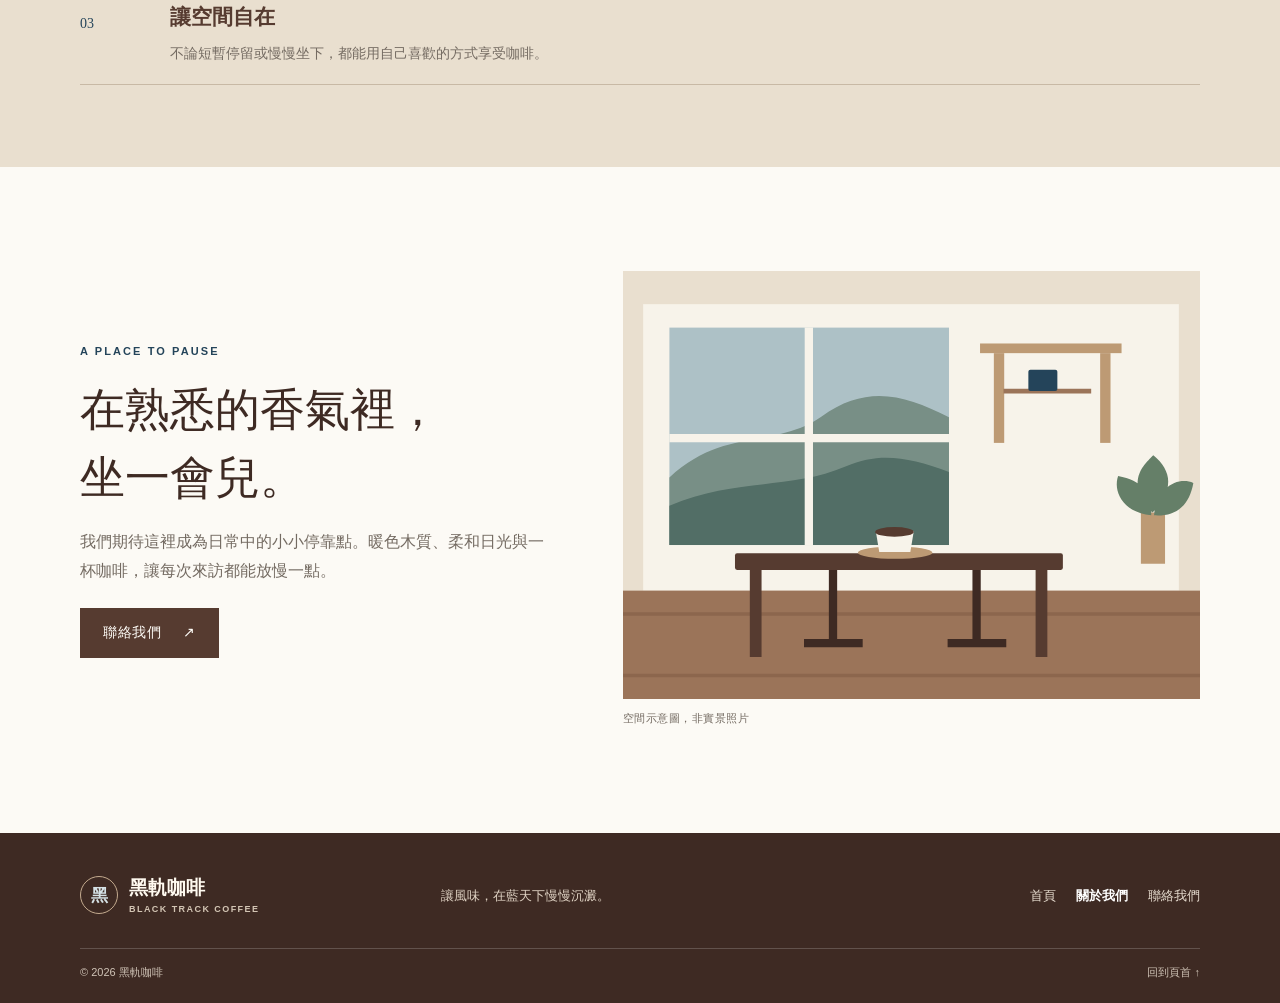
<file: pages/about.html>
﻿<!doctype html>
<html lang="zh-Hant">
<head>
  <meta charset="utf-8">
  <meta name="viewport" content="width=device-width, initial-scale=1">
  <meta name="description" content="認識黑軌咖啡的品牌故事、經營理念與自在空間。">
  <title>關於我們｜黑軌咖啡</title>
  <link rel="stylesheet" href="assets/css/site.css">
  <script src="assets/js/site.js" defer></script>
</head>
<body>
  <a class="skip-link" href="#main">跳到主要內容</a>
  <header class="site-header"><div class="nav-wrap wrap"><a class="brand" href="index.html" aria-label="黑軌咖啡首頁"><span class="brand-mark" aria-hidden="true">黑</span><span>黑軌咖啡<small>BLACK TRACK COFFEE</small></span></a><button class="menu-toggle" type="button" aria-expanded="false" aria-controls="site-nav" aria-label="開啟導覽選單"><span></span><span></span><span></span></button><nav id="site-nav" class="site-nav" aria-label="主要導覽"><a href="index.html">首頁</a><a href="about.html" aria-current="page">關於我們</a><a href="contact.html">聯絡我們</a></nav></div></header>
  <main id="main">
    <section class="page-hero"><div class="wrap"><p class="eyebrow">ABOUT BLACK TRACK</p><h1>讓咖啡時光，<br>回到<span>自己的步調。</span></h1><p class="lead">從一杯日常咖啡開始，為忙碌生活留一段自在的空間。</p></div></section>
    <section class="section wrap story-grid"><figure class="story-visual"><img src="assets/images/coffee-cup.svg" alt="插畫：一杯咖啡放在窗邊，象徵品牌從日常片刻開始"><figcaption>一杯咖啡，一段慢下來的時間</figcaption></figure><div class="story-copy"><p class="eyebrow">HOW IT BEGAN</p><h2>從一個簡單的念頭開始。</h2><p>黑軌咖啡的起點，是想在日常裡找到一個可以稍微停下來的地方。咖啡香氣讓人放鬆，也讓獨處、閱讀或聊天都有了自然的節奏。</p><p>我們希望把這份簡單的感受分享出去：一杯好好準備的咖啡，一個舒服的座位，還有不需要趕時間的片刻。</p></div></section>
    <section class="values"><div class="wrap"><p class="eyebrow">WHAT WE BELIEVE</p><h2>三件我們在意的小事。</h2><div class="value-list"><article><span>01</span><div><h3>把豆子選好</h3><p>認真挑選咖啡豆，讓每款咖啡都有清楚、舒服的風味。</p></div></article><article><span>02</span><div><h3>把烘焙做好</h3><p>專注烘焙過程，讓香氣與口感平衡呈現。</p></div></article><article><span>03</span><div><h3>讓空間自在</h3><p>不論短暫停留或慢慢坐下，都能用自己喜歡的方式享受咖啡。</p></div></article></div></div></section>
    <section class="section wrap environment-grid"><div class="environment-copy"><p class="eyebrow">A PLACE TO PAUSE</p><h2>在熟悉的香氣裡，<br>坐一會兒。</h2><p>我們期待這裡成為日常中的小小停靠點。暖色木質、柔和日光與一杯咖啡，讓每次來訪都能放慢一點。</p><a class="button" href="contact.html">聯絡我們 <span aria-hidden="true">↗</span></a></div><figure class="environment-visual"><img src="assets/images/cafe-interior.svg" alt="示意插畫：有窗戶、木桌與座椅的溫暖咖啡空間"><figcaption>空間示意圖，非實景照片</figcaption></figure></section>
  </main>
  <footer class="site-footer"><div class="wrap footer-main"><a class="brand brand-footer" href="index.html"><span class="brand-mark" aria-hidden="true">黑</span><span>黑軌咖啡<small>BLACK TRACK COFFEE</small></span></a><p>讓風味，在藍天下慢慢沉澱。</p><nav aria-label="頁尾導覽"><a href="index.html">首頁</a><a href="about.html" aria-current="page">關於我們</a><a href="contact.html">聯絡我們</a></nav></div><div class="wrap footer-bottom"><span>© <span data-year>2026</span> 黑軌咖啡</span><a href="#main">回到頁首 ↑</a></div></footer>
</body>
</html>
</file>
<file: pages/assets/css/site.css>
﻿:root {
  color-scheme: light;
  --coffee: #563b30;
  --coffee-deep: #3e2a23;
  --cream: #f7f3ea;
  --paper: #fcfaf5;
  --sand: #e9dfcf;
  --tan: #bd9a74;
  --navy: #24445a;
  --ink: #332e29;
  --muted: #746b62;
  --line: #dfd6c9;
  --serif: Georgia, "Noto Serif TC", "Songti TC", serif;
  --sans: "Noto Sans TC", "Microsoft JhengHei", sans-serif;
}
* { box-sizing: border-box; }
html { scroll-behavior: smooth; }
body { margin: 0; background: var(--paper); color: var(--ink); font-family: var(--sans); font-size: 16px; line-height: 1.8; }
a { color: inherit; text-decoration: none; }
button { font: inherit; }
img { display: block; max-width: 100%; }
.wrap { width: min(1120px, calc(100% - 48px)); margin-inline: auto; }
.skip-link { position: absolute; top: -60px; left: 12px; z-index: 20; padding: 8px 14px; background: white; color: var(--coffee-deep); }
.skip-link:focus { top: 12px; }
:focus-visible { outline: 3px solid var(--navy); outline-offset: 4px; }

.site-header { position: relative; z-index: 5; border-bottom: 1px solid var(--line); background: var(--paper); }
.nav-wrap { position: relative; min-height: 82px; display: flex; align-items: center; justify-content: space-between; gap: 24px; }
.brand { display: inline-flex; align-items: center; gap: 11px; color: var(--coffee); font-family: var(--serif); font-size: 19px; font-weight: 700; line-height: 1.25; }
.brand small { display: block; margin-top: 4px; color: var(--muted); font-family: var(--sans); font-size: 9px; letter-spacing: .16em; }
.brand-mark { display: grid; width: 38px; height: 38px; place-items: center; border: 1px solid var(--tan); border-radius: 50%; color: var(--navy); font-size: 17px; }
.site-nav { display: flex; align-items: center; gap: 36px; }
.site-nav a, .footer-main nav a { color: var(--muted); font-size: 14px; transition: color .2s ease; }
.site-nav a:hover, .site-nav a[aria-current="page"], .footer-main nav a:hover, .footer-main nav a[aria-current="page"] { color: var(--coffee); font-weight: 700; }
.menu-toggle { display: none; }
.hero { overflow: hidden; background: var(--cream); }
.hero-grid { min-height: 580px; display: grid; grid-template-columns: 1fr .95fr; align-items: center; gap: 64px; padding-block: 72px; }
.hero-copy { padding-block: 12px; }
.eyebrow { margin: 0 0 16px; color: var(--navy); font-size: 11px; font-weight: 700; letter-spacing: .19em; }
h1, h2, h3, p { overflow-wrap: anywhere; }
.hero h1, .page-hero h1 { margin: 0; color: var(--coffee-deep); font-family: var(--serif); font-size: clamp(42px, 5.8vw, 68px); font-weight: 500; line-height: 1.35; letter-spacing: .035em; }
.hero h1 span, .page-hero h1 span { color: var(--navy); }
.lead { max-width: 500px; margin: 20px 0 28px; color: var(--muted); font-size: 16px; }
.hero-actions { display: flex; align-items: center; gap: 26px; flex-wrap: wrap; }
.button { display: inline-flex; min-height: 50px; align-items: center; justify-content: center; gap: 22px; padding: 0 22px; border: 1px solid var(--coffee); background: var(--coffee); color: #fffdf8; font-size: 14px; letter-spacing: .04em; cursor: pointer; transition: background .2s ease, color .2s ease; }
.button:hover { background: transparent; color: var(--coffee); }
.button-light { border-color: var(--cream); background: var(--cream); color: var(--coffee-deep); }
.button-light:hover { color: var(--cream); }
.text-link { display: inline-flex; align-items: center; gap: 14px; padding-bottom: 4px; border-bottom: 1px solid var(--tan); color: var(--coffee); font-size: 14px; }
.tagline { margin: 30px 0 0; color: var(--navy); font-family: var(--serif); font-size: 14px; letter-spacing: .08em; }
.hero-visual, .story-visual, .environment-visual { margin: 0; }
.hero-visual img { width: 100%; max-height: 440px; aspect-ratio: 1.12; object-fit: cover; border-radius: 45% 45% 3px 3px; }
figcaption { margin-top: 10px; color: var(--muted); font-size: 11px; letter-spacing: .05em; }
.section { padding-block: 104px; }
.intro-grid { display: grid; grid-template-columns: 1fr 1fr; align-items: center; gap: 90px; }
.section h2, .feature-band h2, .values h2, .contact-intro h2 { margin: 0; color: var(--coffee-deep); font-family: var(--serif); font-size: clamp(30px, 4vw, 45px); font-weight: 500; line-height: 1.5; }
.intro-grid > div + div p, .story-copy > p:not(.eyebrow), .environment-copy > p:not(.eyebrow), .contact-intro > p:not(.eyebrow) { color: var(--muted); }
.intro-grid > div + div p { margin: 0 0 15px; }
.feature-band { padding-block: 75px 82px; background: var(--sand); }
.feature-band h2 { margin-bottom: 34px; }
.feature-grid { display: grid; grid-template-columns: repeat(3, 1fr); gap: 38px; }
.feature-card { min-height: 180px; padding: 20px 24px 22px 0; border-top: 1px solid #c8b9a5; }
.feature-number { color: var(--navy); font-family: var(--serif); font-size: 13px; letter-spacing: .12em; }
.feature-card h3, .value-list h3, .contact-item h3 { margin: 10px 0 5px; color: var(--coffee); font-family: var(--serif); font-size: 21px; font-weight: 600; }
.feature-card p, .value-list p { margin: 0; color: var(--muted); font-size: 14px; }
.closing { text-align: center; }
.closing .eyebrow { margin-bottom: 10px; }
.closing h2 { margin-bottom: 26px; }
.site-footer { background: var(--coffee-deep); color: #f4eee4; }
.footer-main { display: grid; grid-template-columns: 1fr 1fr 1.2fr; gap: 28px; align-items: center; padding-block: 38px 28px; }
.brand-footer { color: #fffaf0; }
.brand-footer small { color: #d3c5b4; }
.brand-footer .brand-mark { border-color: #c4ab8f; color: #d5e1e5; }
.footer-main > p { color: #dfd2c3; font-family: var(--serif); font-size: 13px; }
.footer-main nav { display: flex; justify-content: flex-end; gap: 20px; flex-wrap: wrap; }
.footer-main nav a { color: #e8ded1; font-size: 13px; }
.footer-main nav a[aria-current="page"] { color: white; }
.footer-bottom { display: flex; justify-content: space-between; gap: 12px; padding-block: 14px 20px; border-top: 1px solid #ffffff30; color: #d0c4b7; font-size: 11px; }
.page-hero { padding-block: 82px 72px; background: var(--cream); }
.page-hero h1 { font-size: clamp(40px, 5.3vw, 62px); }
.page-hero .lead { margin-bottom: 0; }
.story-grid { display: grid; grid-template-columns: .9fr 1.1fr; align-items: center; gap: 90px; }
.story-visual img { width: min(100%, 430px); margin-inline: auto; aspect-ratio: 1; object-fit: cover; border-radius: 50% 50% 3px 3px; }
.story-copy .eyebrow { margin-bottom: 12px; }
.story-copy h2 { margin-bottom: 17px; }
.story-copy > p:not(.eyebrow) { margin-block: 12px; }
.values { padding-block: 82px; background: var(--sand); }
.values h2 { margin-bottom: 30px; }
.value-list { border-top: 1px solid #c8b9a5; }
.value-list article { display: grid; grid-template-columns: 70px 1fr; gap: 20px; padding: 18px 0; border-bottom: 1px solid #c8b9a5; }
.value-list article > span { padding-top: 12px; color: var(--navy); font-family: var(--serif); font-size: 14px; }
.value-list h3 { margin: 0 0 4px; }
.environment-grid { display: grid; grid-template-columns: .9fr 1.1fr; align-items: center; gap: 70px; }
.environment-copy h2 { margin-bottom: 15px; }
.environment-copy > p:not(.eyebrow) { margin-bottom: 22px; }
.environment-visual img { width: 100%; aspect-ratio: 1.35; object-fit: cover; }
.contact-hero { padding-block: 68px 58px; }
.contact-layout { display: grid; grid-template-columns: .85fr 1.15fr; gap: 92px; }
.contact-intro h2 { margin-bottom: 14px; }
.contact-intro > p:not(.eyebrow) { font-size: 14px; }
.contact-mark { margin-top: 40px; padding-top: 14px; border-top: 1px solid var(--line); color: var(--navy); font-family: var(--serif); font-size: 18px; letter-spacing: .08em; }
.contact-mark span { font-family: var(--sans); font-size: 9px; letter-spacing: .17em; }
.contact-details { border-top: 1px solid var(--line); }
.contact-item { display: grid; grid-template-columns: 120px 1fr; gap: 20px; align-items: baseline; padding: 17px 0; border-bottom: 1px solid var(--line); }
.contact-item h3 { margin: 0; font-size: 16px; }
.contact-item p { margin: 0; color: var(--muted); }
.contact-item a { color: var(--navy); text-decoration: underline; text-decoration-color: #9eafba; text-underline-offset: 3px; }
.contact-item a:hover { color: var(--coffee); }
.contact-note { margin: 18px 0 0; color: var(--muted); font-size: 12px; }
@media (max-width: 760px) {
  .wrap { width: min(100% - 36px, 560px); }
  .nav-wrap { min-height: 70px; }
  .menu-toggle { display: flex; width: 42px; height: 42px; flex-direction: column; align-items: center; justify-content: center; gap: 5px; border: 1px solid var(--line); background: transparent; color: var(--coffee); cursor: pointer; }
  .menu-toggle span { width: 18px; height: 1px; background: currentColor; transition: transform .2s ease, opacity .2s ease; }
  .menu-toggle[aria-expanded="true"] span:first-child { transform: translateY(6px) rotate(45deg); }
  .menu-toggle[aria-expanded="true"] span:nth-child(2) { opacity: 0; }
  .menu-toggle[aria-expanded="true"] span:last-child { transform: translateY(-6px) rotate(-45deg); }
  .site-nav { position: absolute; top: 100%; left: -18px; right: -18px; display: none; flex-direction: column; align-items: stretch; gap: 0; padding: 8px 18px 14px; border-bottom: 1px solid var(--line); background: var(--paper); box-shadow: 0 12px 18px #332e2912; }
  .site-nav.is-open { display: flex; }
  .site-nav a { padding: 11px 6px; border-bottom: 1px solid #dfd6c980; }
  .site-nav a:last-child { border: 0; }
  .hero-grid { min-height: auto; grid-template-columns: 1fr; gap: 34px; padding-block: 56px 42px; }
  .hero h1 { font-size: clamp(42px, 11vw, 58px); }
  .hero-visual { width: min(100%, 430px); justify-self: center; }
  .hero-visual img { max-height: none; aspect-ratio: 1.15; }
  .section { padding-block: 70px; }
  .intro-grid, .story-grid, .environment-grid, .contact-layout { grid-template-columns: 1fr; gap: 30px; }
  .feature-band { padding-block: 55px; }
  .feature-grid { grid-template-columns: 1fr; gap: 12px; }
  .feature-card { min-height: auto; padding-block: 16px 20px; }
  .footer-main { grid-template-columns: 1fr; gap: 12px; padding-block: 30px 22px; }
  .footer-main > p { margin: 0; }
  .footer-main nav { justify-content: flex-start; gap: 18px; }
  .page-hero { padding-block: 56px 46px; }
  .story-visual { order: 2; }
  .story-copy { order: 1; }
  .story-visual img { width: min(100%, 330px); }
  .values { padding-block: 60px; }
  .value-list article { grid-template-columns: 42px 1fr; gap: 12px; }
  .environment-visual img { aspect-ratio: 1.2; }
  .contact-mark { margin-top: 25px; }
  .contact-item { grid-template-columns: 90px 1fr; gap: 12px; }
}
@media (prefers-reduced-motion: reduce) {
  html { scroll-behavior: auto; }
  *, *::before, *::after { scroll-behavior: auto !important; transition-duration: .01ms !important; animation-duration: .01ms !important; }
}
</file>
